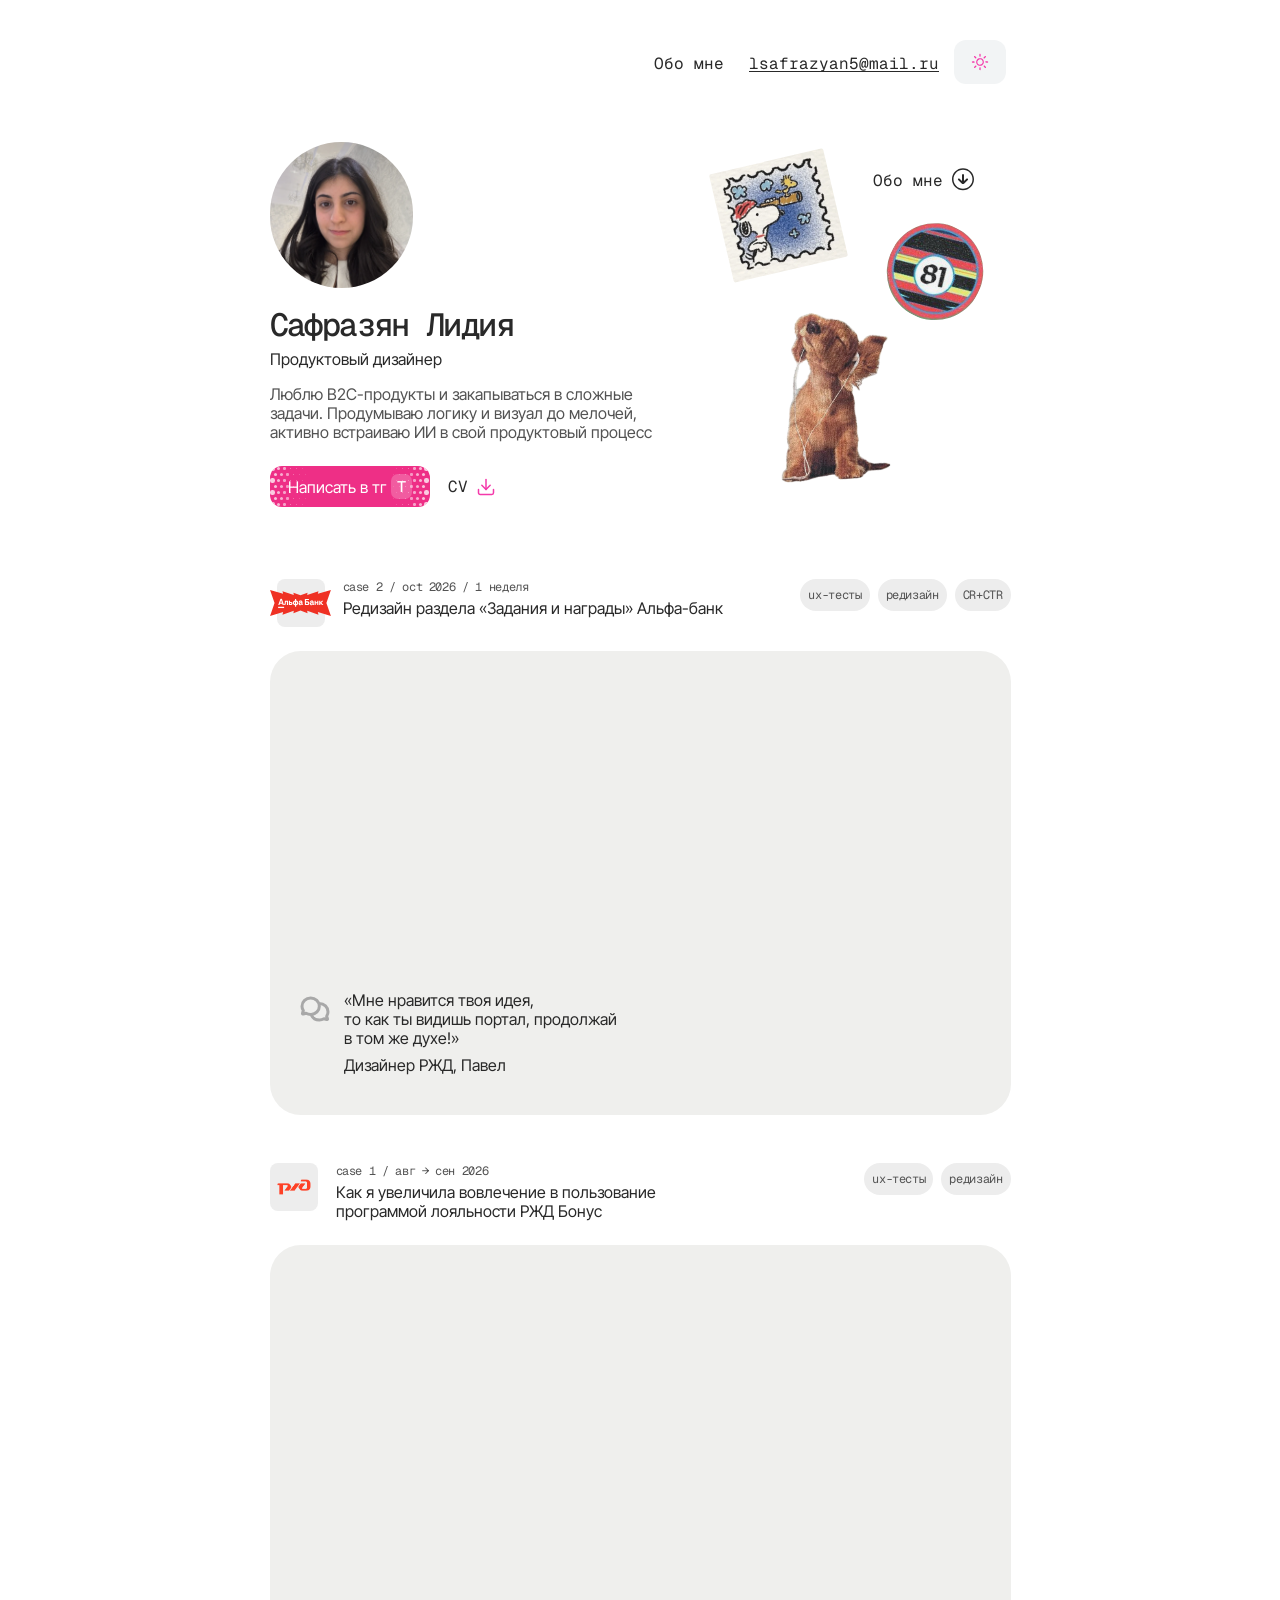
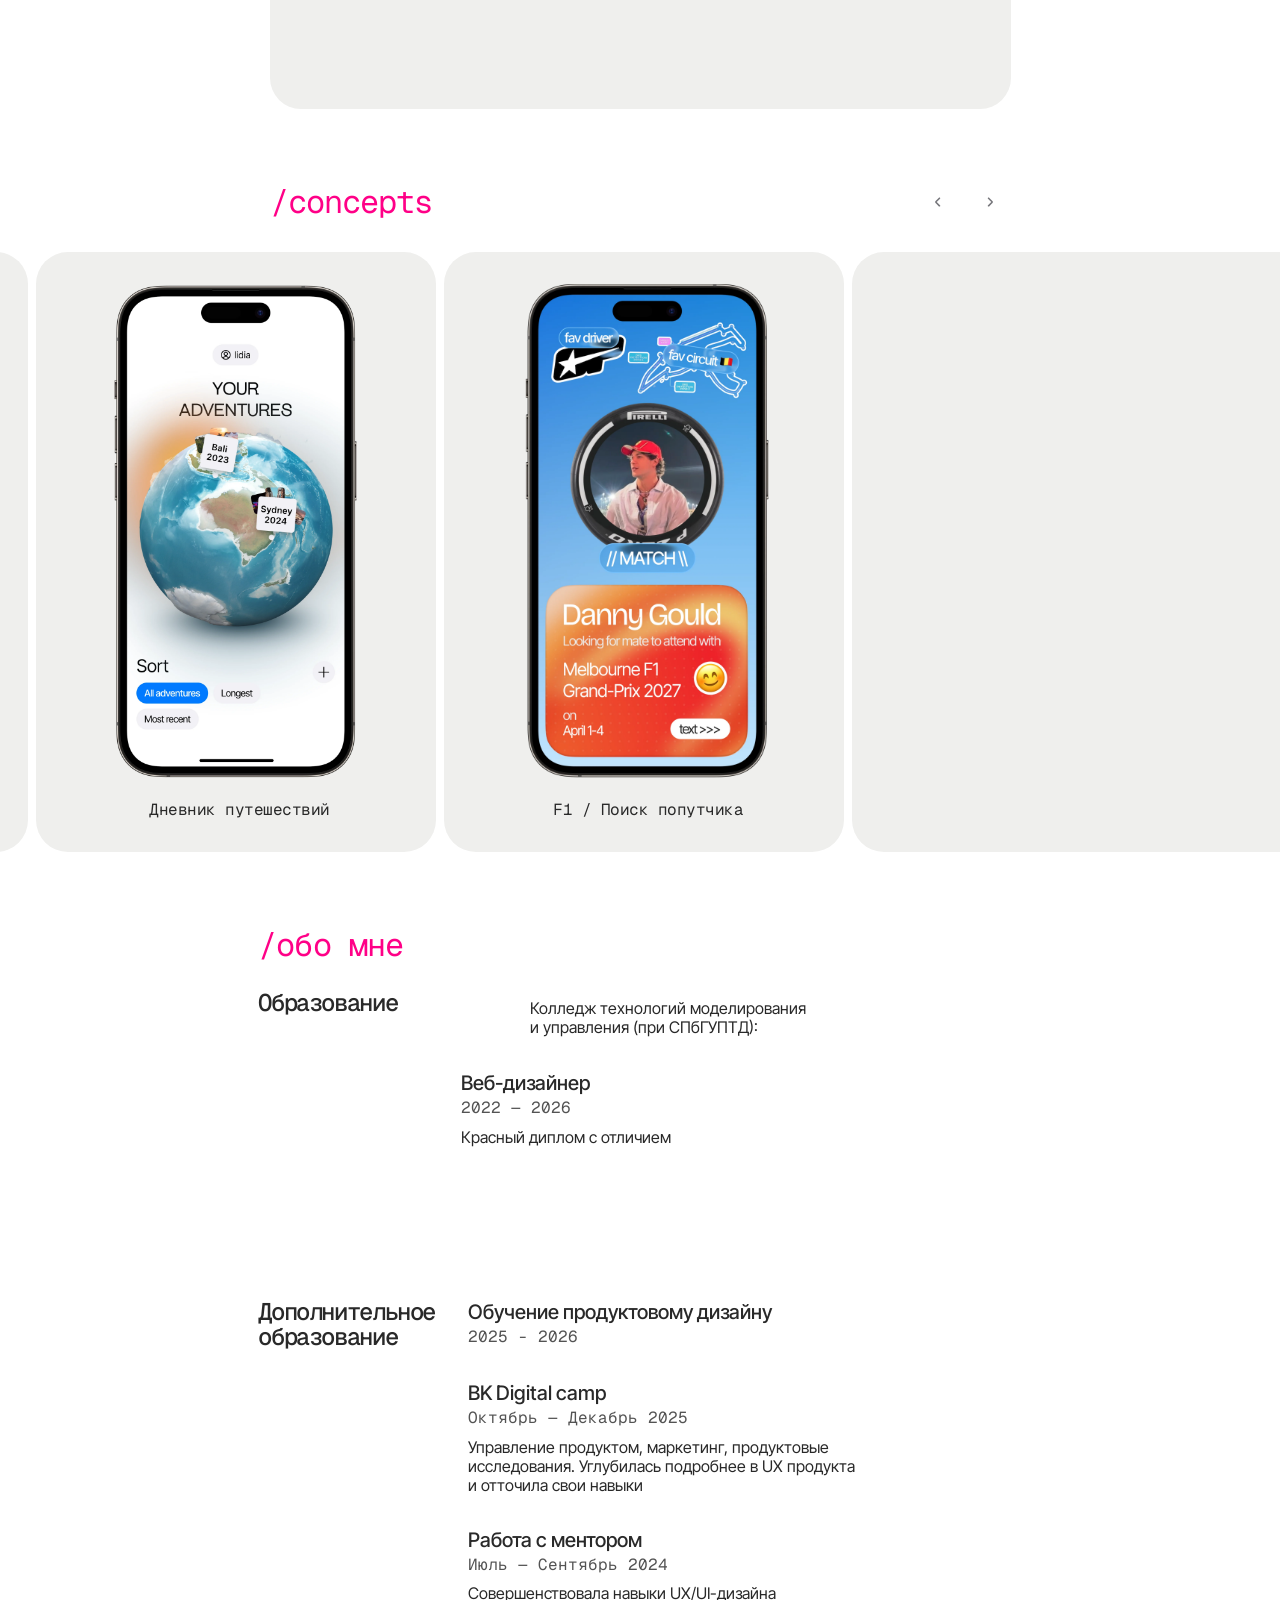
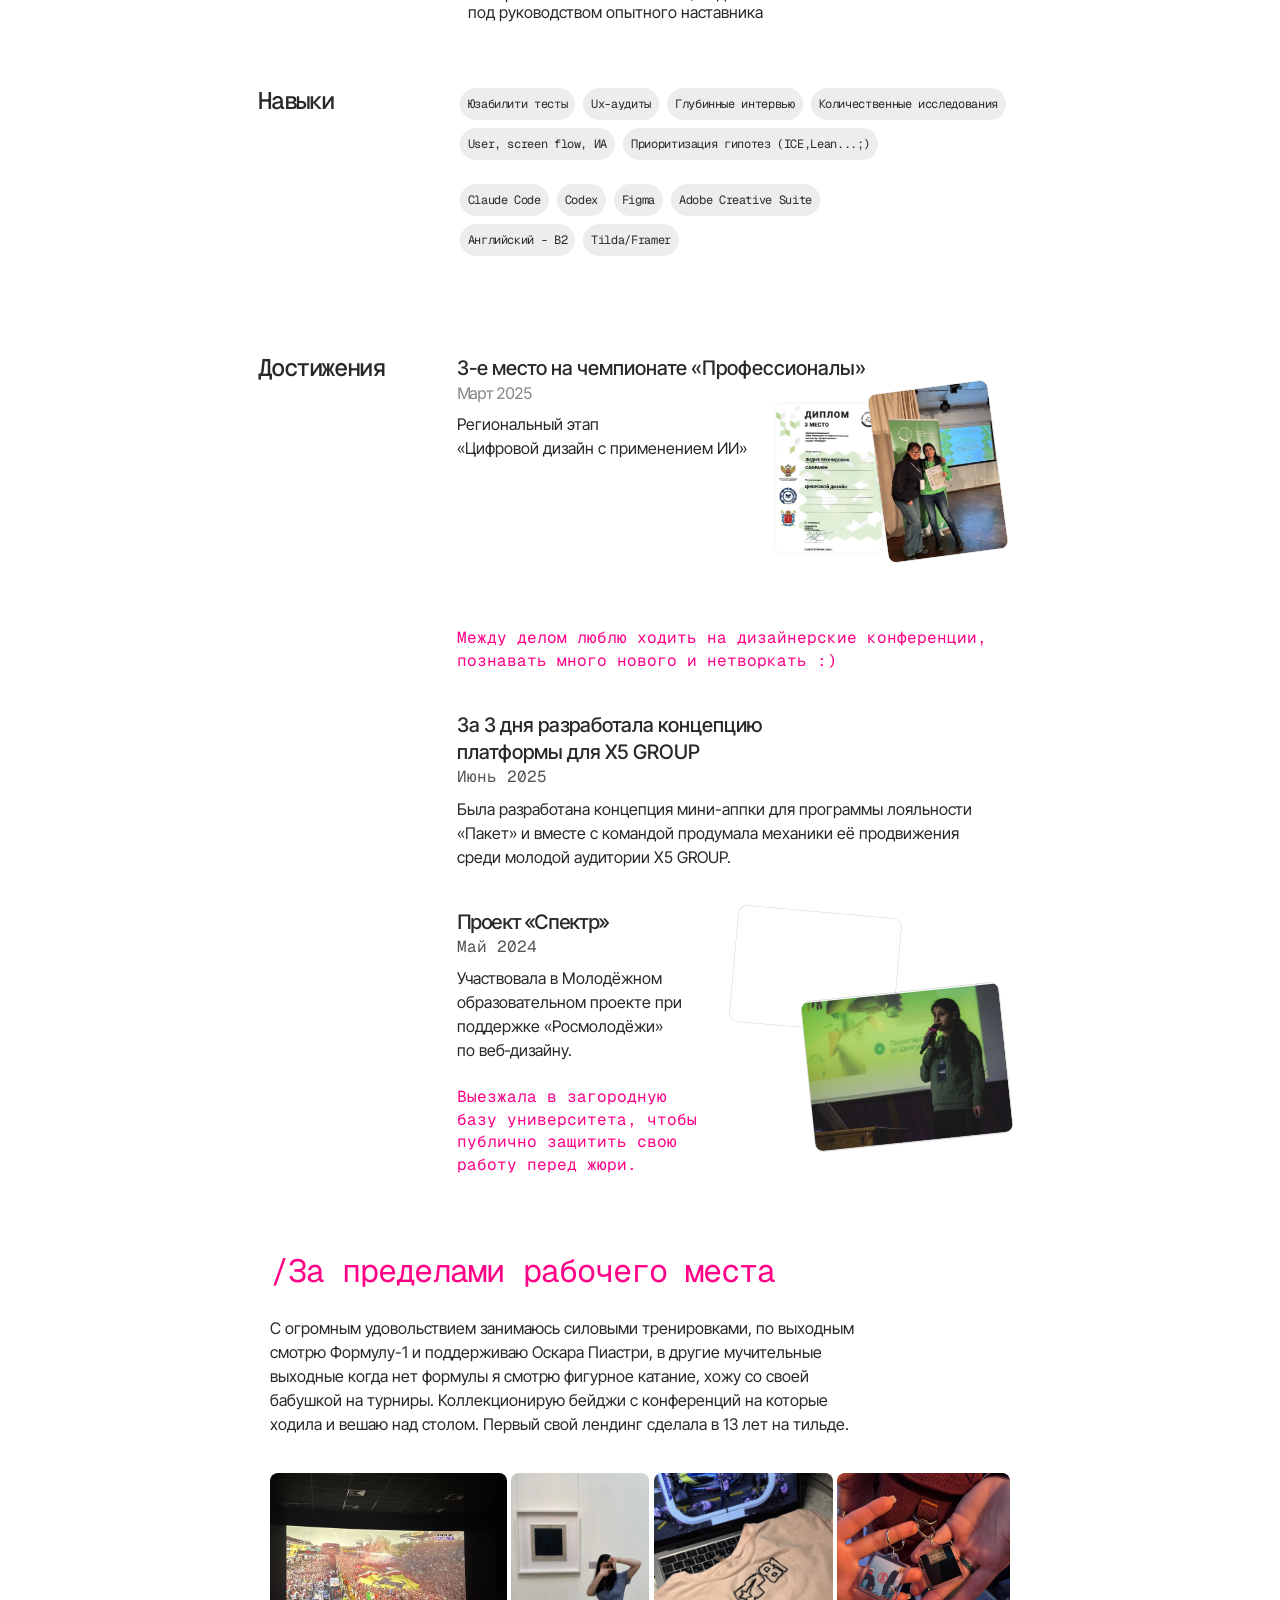
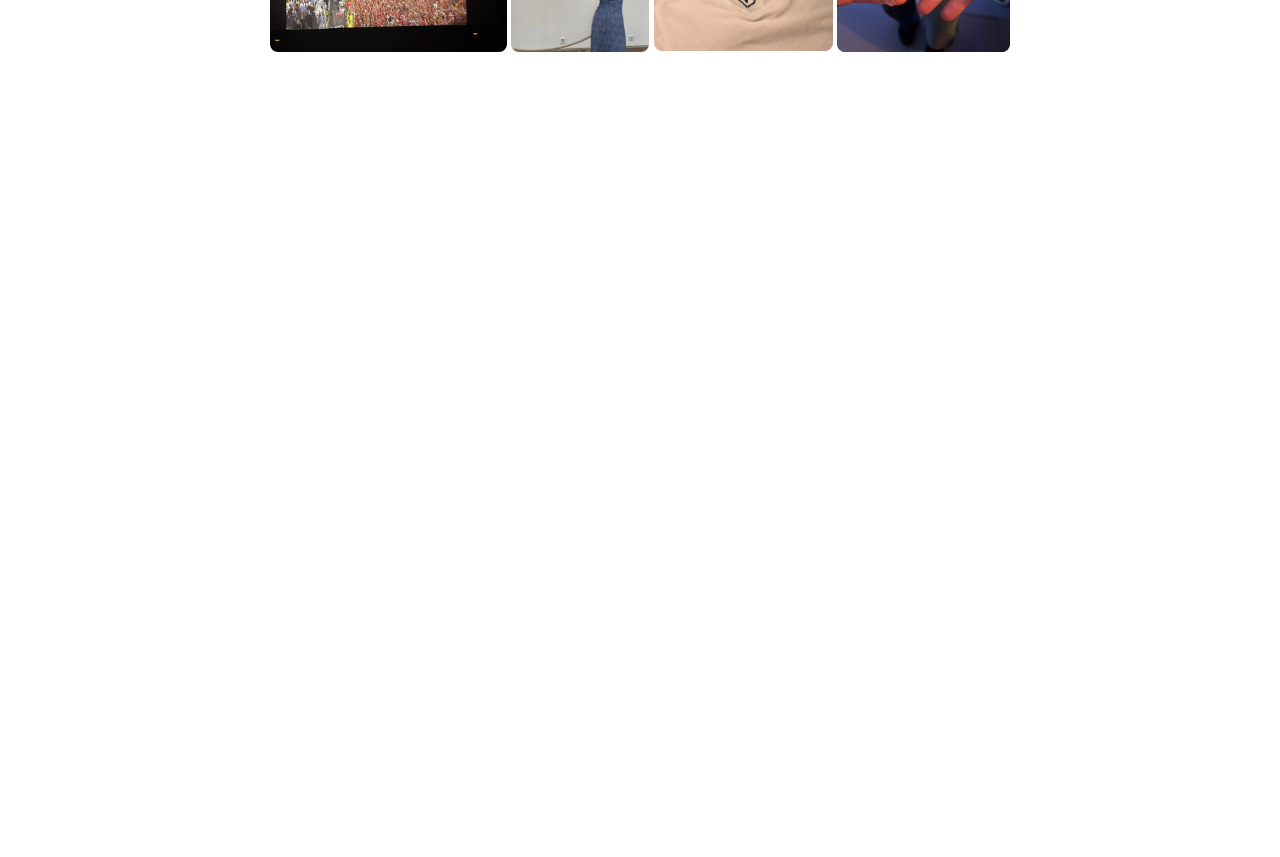
<file: index.html>
<!doctype html>
<html lang="ru">
<head>
  <meta charset="utf-8">
  <meta name="viewport" content="width=device-width, initial-scale=1">
  <title>Сафразян Лидия — продуктовый дизайнер</title>
  <meta name="twitter:title" content="Сафразян Лидия">
  <meta property="og:title" content="Сафразян Лидия">
  <meta name="description" content="Продуктовый дизайнер из Санкт-Петербурга. Кейсы и резюме.">
  <link rel="canonical" href="https://lsafrazyan6-svg.github.io/portfolio/">
  <meta property="og:type" content="website">
  <meta property="og:url" content="https://lsafrazyan6-svg.github.io/portfolio/">
  <meta property="og:locale" content="ru_RU">
  <meta property="og:description" content="Продуктовый дизайнер из Санкт-Петербурга. Кейсы и резюме.">
  <meta property="og:image" content="https://lsafrazyan6-svg.github.io/portfolio/assets/portfolio-home-preview-20261118.jpg">
  <meta property="og:image:type" content="image/jpeg">
  <meta property="og:image:width" content="1200">
  <meta property="og:image:height" content="900">
  <meta property="og:image:alt" content="Главная страница портфолио Лидии Сафразян">
  <meta name="twitter:card" content="summary_large_image">
  <meta name="twitter:description" content="Продуктовый дизайнер из Санкт-Петербурга. Кейсы и резюме.">
  <meta name="twitter:image" content="https://lsafrazyan6-svg.github.io/portfolio/assets/portfolio-home-preview-20261118.jpg">
  <meta name="twitter:image:alt" content="Главная страница портфолио Лидии Сафразян">
    <link rel="stylesheet" href="css/home-20261120.css?v=20261120-controls">
<link rel="stylesheet" href="css/home-controls.css?v=20261120-padding">
</head>
<body>
<main xmlns="http://www.w3.org/2000/svg" class="layout-1" data-node-id="178:4" id="top"><button class="layout-2 theme-toggle" data-node-id="182:35" type="button" id="theme-toggle" aria-label="Включить тёмную тему" aria-pressed="false"><span class="theme-icon" aria-hidden="true"><svg class="theme-glyph theme-sun" data-icon="sf:sun.max" aria-hidden="true" width="24" height="24" viewBox="0 0 640 640" fill="currentColor"><path fill-rule="evenodd" d="M311.31,579.47 C308.14,577.89 305.15,575.38 303.36,572.80 L300.50,568.67 L300.21,536.37 C299.94,506.04 300.04,503.84 301.86,500.29 C308.44,487.45 326.03,484.79 335.70,495.17 C340.70,500.53 341.00,502.77 341.00,535.35 C341.00,568.87 340.84,569.92 334.83,575.70 C327.91,582.35 319.72,583.66 311.31,579.47 Z M140.49,509.14 C129.76,504.26 125.20,491.25 130.57,480.86 C132.84,476.47 173.53,436.77 177.81,434.78 C184.52,431.64 194.38,432.92 200.01,437.66 C206.57,443.18 208.90,453.51 205.45,461.78 C203.34,466.84 163.91,506.57 158.50,509.09 C153.41,511.46 145.66,511.48 140.49,509.14 Z M482.50,509.58 C480.85,508.84 469.55,498.17 457.39,485.86 C436.47,464.71 435.21,463.22 434.05,458.30 C430.68,444.00 442.27,431.58 457.32,433.35 C459.97,433.67 463.57,434.81 465.32,435.90 C467.07,436.98 478.01,447.46 489.63,459.19 C509.87,479.61 510.80,480.72 511.86,485.72 C514.12,496.40 509.56,505.36 499.78,509.45 C495.25,511.34 486.57,511.40 482.50,509.58 Z M300.74,441.44 C274.75,437.40 252.93,426.01 232.93,406.05 C210.49,383.65 198.91,357.47 197.29,325.50 C195.95,298.95 204.62,269.45 219.91,248.50 C235.27,227.46 258.59,210.37 282.50,202.64 C305.98,195.05 334.68,195.06 358.87,202.68 C387.65,211.74 415.57,235.38 429.81,262.75 C449.93,301.43 448.04,348.31 424.84,385.69 C418.31,396.23 402.57,412.68 391.50,420.57 C365.75,438.90 332.92,446.45 300.74,441.44 Z M342.57,403.15 C358.98,398.88 371.36,391.62 382.90,379.47 C399.27,362.24 407.00,343.16 407.00,320.00 C407.00,296.70 398.36,275.81 381.82,259.12 C368.74,245.92 353.16,237.95 334.56,234.95 C325.23,233.44 306.81,234.21 298.56,236.46 C269.42,244.38 248.07,264.47 237.84,293.58 C235.13,301.28 234.63,304.26 234.21,315.38 C233.46,335.19 236.67,348.42 246.08,364.24 C250.68,371.99 261.74,384.17 269.04,389.53 C278.72,396.64 295.32,403.30 308.50,405.36 C315.45,406.44 334.67,405.20 342.57,403.15 Z M74.34,340.04 C62.75,337.28 55.86,325.67 58.96,314.15 C60.45,308.61 67.04,301.90 72.62,300.23 C77.95,298.64 130.21,298.52 136.44,300.09 C141.81,301.44 147.44,305.98 150.03,311.06 C153.93,318.70 151.69,329.72 145.09,335.27 C139.06,340.35 134.29,341.01 104.57,340.90 C89.68,340.84 76.08,340.46 74.34,340.04 Z M503.22,339.11 C494.10,335.96 489.00,329.14 489.00,320.10 C489.00,313.74 490.06,311.04 494.50,306.13 C500.51,299.48 503.27,299.00 535.24,299.00 C553.17,299.00 564.77,299.42 567.75,300.17 C576.10,302.27 583.02,311.55 582.99,320.62 C582.98,325.01 578.62,333.42 575.04,335.97 C568.73,340.47 564.49,341.00 535.59,340.97 C512.02,340.94 507.81,340.70 503.22,339.11 Z M177.50,205.08 C172.49,202.74 131.56,161.76 129.98,157.50 C128.53,153.63 128.54,145.34 129.99,141.50 C133.92,131.12 148.71,125.69 158.79,130.93 C163.36,133.31 203.19,173.28 205.40,177.70 C207.55,182.00 207.40,190.53 205.09,195.62 C200.74,205.20 187.47,209.75 177.50,205.08 Z M446.00,205.41 C436.75,201.41 431.75,191.50 434.04,181.70 C435.18,176.78 436.40,175.34 456.87,154.67 C468.77,142.67 480.17,131.98 482.21,130.92 C486.67,128.61 495.27,128.37 500.13,130.42 C503.63,131.90 509.03,137.03 510.75,140.50 C512.81,144.67 513.12,150.09 511.59,155.30 C510.19,160.06 508.22,162.34 488.28,182.21 C474.22,196.23 465.18,204.47 462.78,205.46 C458.10,207.40 450.55,207.38 446.00,205.41 Z M312.50,149.62 C306.68,146.88 303.70,143.93 301.55,138.77 C300.26,135.70 300.00,129.79 300.00,104.19 C300.00,73.80 300.04,73.25 302.33,68.91 C303.61,66.48 306.57,63.15 308.91,61.50 C312.71,58.83 313.97,58.50 320.50,58.50 C327.03,58.50 328.29,58.83 332.09,61.50 C334.43,63.15 337.41,66.52 338.71,68.98 C341.08,73.46 341.08,73.47 340.79,105.65 L340.50,137.83 L337.49,142.17 C334.11,147.05 325.57,152.01 320.57,151.99 C318.88,151.98 315.25,150.92 312.50,149.62 Z"></path></svg><svg class="theme-glyph theme-moon" data-icon="sf:moon" data-source="SF-Pro-Regular" aria-hidden="true" width="24" height="24" viewBox="0 0 24 24" fill="currentColor"><path transform="translate(0.953780 26.598318) scale(0.021126 -0.021126)" d="M543 265Q421 265 320.0 324.5Q219 384 159.5 484.5Q100 585 100 707Q100 796 133.0 875.0Q166 954 225.5 1015.5Q285 1077 366 1112Q390 1123 404.5 1110.0Q419 1097 409 1070Q399 1044 392.0 1006.5Q385 969 385 936Q385 748 488.0 644.5Q591 541 779 541Q810 541 845.0 546.5Q880 552 904 560Q926 567 939.0 553.0Q952 539 940 515Q890 411 785.0 338.0Q680 265 543 265Z"></path></svg></span></button><a class="layout-4" data-node-id="189:397" href="#about">Обо мне</a><div class="layout-5" data-node-id="183:45"><a class="layout-6" href="mailto:lsafrazyan5@mail.ru" data-node-id="183:41" target="_blank"><p class="layout-7">lsafrazyan5@mail.ru</p></a></div><div class="layout-8 home-photo" data-node-id="189:491"><img alt="Диплом чемпионата «Профессионалы»" class="layout-9" src="assets/home-20261120/img34Dc73B6F96.webp" decoding="async" data-home-zoom=""></div><div class="layout-10 home-photo" data-node-id="189:492"><div class="layout-11"><div class="layout-12"><img alt="Награждение на чемпионате" class="layout-9" src="assets/home-20261120/imgA284324Eae.webp" decoding="async" data-home-zoom=""></div></div></div><div class="layout-13 home-photo" data-node-id="189:566"><div class="layout-14"><div class="layout-15"><img alt="Сертификат проекта «Спектр»" class="layout-9" src="assets/home-20261120/imgWebDesign20247C5E675C24.webp" decoding="async" data-home-zoom=""></div></div></div><div class="layout-16 home-photo" data-node-id="189:567"><div class="layout-17"><div class="layout-18"><div class="layout-19"><img alt="Защита проекта на сцене" class="layout-20" src="assets/home-20261120/imgCe5Dfddb26.webp" decoding="async" data-home-zoom=""></div></div></div></div><div class="layout-21" data-node-id="194:787"><div class="layout-22" data-node-id="194:786"><div class="layout-22" data-node-id="194:779"><section class="layout-23" data-node-id="194:775" aria-label="Знакомство и кейсы"><div class="layout-24 home-hero" data-node-id="194:774"><div class="layout-25" data-node-id="194:768"><div class="layout-26" data-node-id="194:765"><div class="layout-27" data-node-id="194:764"><div class="layout-28" data-node-id="185:192"><img alt="Лидия Сафразян" class="layout-29" src="assets/home-20261120/avatar-no-lamp.webp" decoding="async"></div><div class="layout-30" data-node-id="194:763"><h1 class="layout-31" data-node-id="182:38">Сафразян Лидия</h1><p class="layout-32" data-node-id="182:39">Продуктовый дизайнер</p></div></div><p class="layout-33" data-node-id="183:40">Люблю B2C-продукты и закапываться в сложные задачи. Продумываю логику и визуал до мелочей, активно встраиваю ИИ в свой продуктовый процесс</p></div><div class="layout-34" data-node-id="194:767"><a class="write tg-fx home-write home-telegram" data-node-id="182:32" href="https://t.me/sellywood" target="_blank" rel="noopener noreferrer" aria-label="Написать в Telegram"><span>Написать в тг</span><span class="keys" aria-hidden="true"><i class="key">T</i></span></a><a class="layout-38 home-cv resume-link--download" data-node-id="194:766" href="assets/lidia-safrazyan-resume.pdf" download="Лидия Сафразян — резюме.pdf" aria-label="Скачать резюме"><p class="layout-39" data-node-id="182:37">CV</p><span class="home-download" data-node-id="183:43" aria-hidden="true"><svg class="resume-download-icon" width="20" height="20" viewBox="0 0 24 24" fill="none" stroke="currentColor" stroke-width="1.8" stroke-linecap="round" stroke-linejoin="round" aria-hidden="true"><g class="resume-download-arrow"><path d="M12 3v12"></path><path d="m7 10 5 5 5-5"></path></g><path class="resume-download-tray" d="M21 15v4a2 2 0 0 1-2 2H5a2 2 0 0 1-2-2v-4"></path></svg></span></a></div></div><div class="layout-42 home-collage" data-node-id="194:772"><div class="layout-43 home-art" data-node-id="194:754"><div class="layout-44" data-node-id="194:757"><div class="layout-36"><img alt="Собака" class="layout-45" src="assets/home-20261120/img1.webp" decoding="async" data-home-zoom="" data-full="assets/home-20261120/dog-full.webp"></div></div></div><div class="layout-46 home-art" data-node-id="187:12"><div class="layout-47"><div class="layout-48"><img alt="Значок Формулы-1" class="layout-49" src="assets/home-20261120/imgImage95.webp" decoding="async" data-home-zoom="" data-full="assets/home-20261120/f1-full.webp"></div></div></div><div class="layout-50 home-art" data-node-id="187:10"><div class="layout-51"><div class="layout-52"><div class="layout-53"><img alt="Бейдж конференции" class="layout-54" src="assets/home-20261120/imgImage94.webp" decoding="async" data-home-zoom="" data-full="assets/home-20261120/badge-full.webp"></div></div></div></div><a class="layout-55" data-node-id="194:773" href="#about" aria-label="Обо мне"><span class="layout-56" data-node-id="189:398">Обо мне</span><div class="layout-57" data-node-id="189:403"><div class="layout-58"><div class="layout-59"><img alt="" class="layout-60" src="assets/home-20261120/imgArrowUpCircle.svg" decoding="async"></div></div></div></a></div></div><div class="layout-61" data-node-id="188:182"><a class="layout-62" data-node-id="188:180" href="case/alfa-bank.html" aria-label="Кейс: Альфа-Банк"><div class="layout-63" data-node-id="188:173"><div class="layout-64" data-node-id="188:171"><div class="layout-42" data-node-id="188:170"><div class="layout-65" data-node-id="187:124"></div><div class="layout-66" data-node-id="187:151"><img alt="Альфа-Банк" class="layout-60" src="assets/home-20261120/imgAlfaFullRockstarL1.svg" decoding="async"></div></div><div class="layout-67" data-node-id="188:169"><p class="layout-68" data-node-id="187:119">case 2 / oct 2026 / 1 неделя</p><p class="layout-69" data-node-id="187:118">Редизайн раздела «Задания и награды» Альфа-банк</p></div></div><div class="layout-38" data-node-id="188:172"><div class="layout-70" data-node-id="187:120"><p class="layout-71" data-node-id="187:121">ux-тесты</p></div><div class="layout-70" data-node-id="187:122"><p class="layout-71" data-node-id="187:123">редизайн</p></div><div class="layout-70" data-node-id="187:164"><p class="layout-71" data-node-id="187:165">CR+CTR</p></div></div></div><div class="layout-72" data-node-id="187:126"><div class="layout-73" data-node-id="187:103"><div class="layout-74" data-node-id="187:104"><div class="layout-75" data-node-id="187:105"><img alt="" class="layout-60" src="assets/home-20261120/imgSparklingLine.svg" decoding="async"></div><p class="layout-76" data-node-id="187:107">«Мне нравится твоя идея,<br>то как ты видишь портал, продолжай<br>в том же духе!»</p></div><div class="layout-77" data-node-id="187:108"><p class="layout-78" data-node-id="187:109">Дизайнер РЖД, Павел</p></div></div></div></a><a class="layout-79" data-node-id="188:179" href="case/rzd-bonus.html" aria-label="Кейс: РЖД Бонус"><div class="layout-63" data-node-id="188:177"><div class="layout-80" data-node-id="188:175"><div class="layout-81" data-node-id="183:51"><div class="layout-82" data-node-id="186:202"><img alt="РЖД" class="layout-83" src="assets/home-20261120/imgImage96.webp" decoding="async"></div></div><div class="layout-84" data-node-id="188:174"><p class="layout-68" data-node-id="186:250">case 1 / авг → сен 2026</p><p class="layout-69" data-node-id="186:249">Как я увеличила вовлечение в пользование программой лояльности РЖД Бонус</p></div></div><div class="layout-38" data-node-id="188:176"><div class="layout-70" data-node-id="187:9"><p class="layout-71" data-node-id="187:8">ux-тесты</p></div><div class="layout-70" data-node-id="187:14"><p class="layout-71" data-node-id="187:15">редизайн</p></div></div></div><div class="layout-85" data-node-id="187:7"></div></a></div></section><section class="layout-86" data-node-id="194:778" aria-label="Концепты"><div class="layout-87" data-node-id="194:777"><h2 class="layout-88" data-node-id="188:184">/concepts</h2><div class="layout-89" data-node-id="194:776"><button class="layout-90 concept-arrow" data-node-id="189:362" type="button" data-direction="-1" aria-label="Предыдущий концепт"><div class="layout-91" data-node-id="I189:362;6178:8903"><img alt="" class="layout-60" src="assets/home-20261120/imgChevronBack.svg" decoding="async"></div></button><button class="layout-90 concept-arrow" data-node-id="189:372" type="button" data-direction="1" aria-label="Следующий концепт"><div class="layout-91" data-node-id="I189:372;6178:8907"><img alt="" class="layout-60" src="assets/home-20261120/imgChevronForward.svg" decoding="async"></div></button></div></div><div class="layout-92" data-node-id="188:187" id="concept-track" aria-label="Концепты"><div class="layout-93" data-node-id="188:185"><div class="layout-94" data-node-id="194:807"><div class="layout-36"><img alt="Платформа для поиска работы" class="layout-95" src="assets/home-20261120/img3.webp" decoding="async"></div></div><p class="layout-96" data-node-id="194:809">Платформа для поиска работы</p></div><div class="layout-97" data-node-id="188:188"><div class="layout-98" data-node-id="189:387"><div class="layout-36"><img alt="Дневник путешествий" class="layout-99" src="assets/home-20261120/imgPreview41.webp" decoding="async"></div></div><p class="layout-100" data-node-id="189:389">Дневник путешествий</p></div><div class="layout-97" data-node-id="188:190"><div class="layout-101" data-node-id="189:391"><div class="layout-36"><img alt="F1 — поиск попутчика" class="layout-102" src="assets/home-20261120/imgPreview61.webp" decoding="async"></div></div><p class="layout-103" data-node-id="189:393">F1 / Поиск попутчика</p></div><div class="layout-104" data-node-id="188:186"></div></div></section></div><section class="layout-105" data-node-id="194:785" aria-label="Обо мне"><h2 class="layout-106" data-node-id="189:405" id="about">/обо мне</h2><div class="layout-107" data-node-id="194:784"><div class="layout-108" data-node-id="194:783"><h3 class="layout-109" data-node-id="189:570">Образование</h3><div class="layout-110" data-node-id="189:571"><div class="layout-111" data-node-id="189:575"><div class="layout-112" data-node-id="194:780"><div class="layout-113" data-node-id="189:572"><div class="layout-114" data-node-id="189:573"><div class="layout-36"><img alt="Логотип колледжа" class="layout-115" src="assets/home-20261120/imgImage1.webp" decoding="async"></div></div><p class="layout-116" data-node-id="189:574">Колледж технологий моделирования<br>и управления (при СПбГУПТД):</p></div><div class="layout-117" data-node-id="189:603"><div class="layout-118" data-node-id="189:576"><div class="layout-110" data-node-id="189:577"><p class="layout-119" data-node-id="189:578">Веб-дизайнер</p><div class="layout-110" data-node-id="189:579"><p class="layout-120" data-node-id="189:580">2022 — 2026</p></div></div><p class="layout-116" data-node-id="189:581">Красный диплом с отличием</p></div><div class="layout-121 home-photo" data-node-id="189:582"><div class="layout-122"><div class="layout-123"><div class="layout-19"><img alt="Выпускной" class="layout-124" src="assets/home-20261120/imgImg47651.webp" decoding="async" data-home-zoom=""></div></div></div></div></div></div></div></div></div><div class="layout-125" data-node-id="189:501"><div class="layout-110" data-node-id="189:502"><h3 class="layout-126" data-node-id="189:503">Дополнительное образование</h3></div><div class="layout-127" data-node-id="189:504"><div class="layout-128" data-node-id="189:505"><div class="layout-128" data-node-id="189:506"><div class="layout-110" data-node-id="189:507"><p class="layout-119" data-node-id="189:508">Обучение продуктовому дизайну</p><div class="layout-110" data-node-id="189:509"><p class="layout-120" data-node-id="189:510">2025 - 2026</p></div></div></div></div><div class="layout-128" data-node-id="189:512"><div class="layout-129" data-node-id="189:513"><div class="layout-110" data-node-id="189:514"><p class="layout-119" data-node-id="189:515">BK Digital camp</p><div class="layout-110" data-node-id="189:516"><p class="layout-120" data-node-id="189:517">Октябрь — Декабрь 2025</p></div></div><p class="layout-130" data-node-id="189:518">Управление продуктом, маркетинг, продуктовые исследования. Углубилась подробнее в UX продукта<br>и отточила свои навыки</p></div></div><div class="layout-128" data-node-id="189:519"><div class="layout-129" data-node-id="189:520"><div class="layout-110" data-node-id="189:521"><p class="layout-119" data-node-id="189:522">Работа с ментором</p><div class="layout-110" data-node-id="189:523"><p class="layout-120" data-node-id="189:524">Июль — Сентябрь 2024</p></div></div><p class="layout-131" data-node-id="189:525">Совершенствовала навыки UX/UI-дизайна под руководством опытного наставника</p></div></div></div></div><div class="layout-132" data-node-id="189:526"><div class="layout-110" data-node-id="189:527"><h3 class="layout-133" data-node-id="189:528">Навыки</h3></div><div class="layout-134" data-node-id="189:642"><div class="layout-110" data-node-id="189:623"><div class="layout-118" data-node-id="189:624"><div class="layout-38" data-node-id="189:625"><div class="layout-70" data-node-id="189:628"><p class="layout-135" data-node-id="189:629">Юзабилити тесты</p></div><div class="layout-70" data-node-id="189:626"><p class="layout-135" data-node-id="189:627">Ux-аудиты</p></div><div class="layout-70" data-node-id="189:630"><p class="layout-135" data-node-id="189:631">Глубинные интервью</p></div><div class="layout-70" data-node-id="189:632"><p class="layout-135" data-node-id="189:633">Количественные исследования</p></div></div><div class="layout-136" data-node-id="189:634"><div class="layout-70" data-node-id="189:635"><p class="layout-135" data-node-id="189:636">User, screen flow, ИА</p></div><div class="layout-70" data-node-id="189:637"><p class="layout-135" data-node-id="189:638">Приоритизация гипотез (ICE,Lean...;)</p></div></div></div></div><div class="layout-118" data-node-id="189:529"><div class="layout-118" data-node-id="189:608"><div class="layout-38" data-node-id="189:621"><div class="layout-70" data-node-id="189:609"><p class="layout-135" data-node-id="189:610">Claude Code</p></div><div class="layout-70" data-node-id="189:611"><p class="layout-135" data-node-id="189:612">Codex</p></div><div class="layout-70" data-node-id="189:613"><p class="layout-135" data-node-id="189:614">Figma</p></div><div class="layout-70" data-node-id="189:615"><p class="layout-135" data-node-id="189:616">Adobe Creative Suite</p></div></div><div class="layout-136" data-node-id="189:622"><div class="layout-70" data-node-id="189:619"><p class="layout-135" data-node-id="189:620">Английский - B2</p></div><div class="layout-70" data-node-id="189:617"><p class="layout-135" data-node-id="189:618">Tilda/Framer</p></div></div></div><div class="layout-137" data-node-id="189:533"></div></div></div></div><div class="layout-138" data-node-id="189:541"><div class="layout-110" data-node-id="189:542"><h3 class="layout-109" data-node-id="189:543">Достижения</h3></div><div class="layout-139" data-node-id="189:544"><div class="layout-140" data-node-id="189:545"><div class="layout-141" data-node-id="189:683"><div class="layout-128" data-node-id="189:546"><div class="layout-129" data-node-id="189:547"><div class="layout-110" data-node-id="189:548"><p class="layout-119" data-node-id="189:549">3-е место на чемпионате «Профессионалы»</p><div class="layout-110" data-node-id="189:550"><p class="layout-142" data-node-id="189:551">Март 2025</p></div></div><p class="layout-143" data-node-id="189:552">Региональный этап<br>«Цифровой дизайн с применением ИИ»</p></div></div><p class="layout-144" data-node-id="189:553">Между делом люблю ходить на дизайнерские конференции,<br>познавать много нового и нетворкать :)</p></div><div class="layout-140" data-node-id="189:697"><div class="layout-129" data-node-id="189:554"><div class="layout-110" data-node-id="189:555"><p class="layout-145" data-node-id="189:556">За 3 дня разработала концепцию платформы для X5 GROUP</p><div class="layout-110" data-node-id="189:557"><p class="layout-120" data-node-id="189:558">Июнь 2025</p></div></div><p class="layout-146" data-node-id="189:559">Была разработана концепция мини-аппки для программы лояльности «Пакет» и вместе с командой продумала механики её продвижения среди молодой аудитории X5 GROUP.</p></div><div class="layout-147" data-node-id="189:560"><div class="layout-129" data-node-id="189:696"><div class="layout-110" data-node-id="189:561"><p class="layout-148" data-node-id="189:562">Проект «Спектр»</p><div class="layout-110" data-node-id="189:563"><p class="layout-120" data-node-id="189:564">Май 2024</p></div></div><p class="layout-149" data-node-id="189:565">Участвовала в Молодёжном образовательном проекте при поддержке «Росмолодёжи»<br>по веб‑дизайну.</p></div><p class="layout-150" data-node-id="189:694">Выезжала в загородную базу университета, чтобы публично защитить свою работу перед жюри.</p></div></div></div></div></div></div></section></div><section class="layout-151" data-node-id="191:744" aria-label="За пределами рабочего места"><div class="layout-152" data-node-id="191:743"><h2 class="layout-153" data-node-id="189:711">/За пределами рабочего места</h2><p class="layout-154" data-node-id="189:712">С огромным удовольствием занимаюсь силовыми тренировками, по выходным смотрю Формулу-1 и поддерживаю Оскара Пиастри, в другие мучительные выходные когда нет формулы я смотрю фигурное катание, хожу со своей бабушкой на турниры. Коллекционирую бейджи с конференций на которые ходила и вешаю над столом. Первый свой лендинг сделала в 13 лет на тильде.</p></div><div class="layout-42" data-node-id="191:740" aria-label="Фотографии из жизни"><div class="layout-155" data-node-id="189:728"><div class="layout-19"><img alt="Фигурное катание" class="layout-156" src="assets/home-20261120/imgImg43901.webp" decoding="async" data-home-zoom=""></div></div><div class="layout-157" data-node-id="189:729"><div class="layout-19"><img alt="Тренировка" class="layout-158" src="assets/home-20261120/imgImg45931.webp" decoding="async" data-home-zoom=""></div></div><div class="layout-159" data-node-id="189:730"><img alt="Бейджи конференций" class="layout-9" src="assets/home-20261120/imgImg46491.webp" decoding="async" data-home-zoom=""></div><div class="layout-160" data-node-id="189:731"><img alt="На конференции" class="layout-9" src="assets/home-20261120/imgImg47481.webp" decoding="async" data-home-zoom=""></div><div class="layout-161" data-node-id="189:732"><div class="layout-19"><img alt="Фотография у зеркала" class="layout-162" src="assets/home-20261120/imgImg03491.webp" decoding="async" data-home-zoom=""></div></div><div class="layout-163" data-node-id="189:733"><div class="layout-19"><img alt="Формула-1" class="layout-164" src="assets/home-20261120/imgImg27611.webp" decoding="async" data-home-zoom=""></div></div><div class="layout-165" data-node-id="191:735"><div class="layout-19"><img alt="Турнир по фигурному катанию" class="layout-166" src="assets/home-20261120/imgImg44351.webp" decoding="async" data-home-zoom=""></div></div><div class="layout-167" data-node-id="191:736"><div class="layout-168"><img alt="Домашняя мастерская" class="layout-169" src="assets/home-20261120/imgCamphoto18049285871.webp" decoding="async" data-home-zoom=""></div></div><div class="layout-170" data-node-id="191:737"><div class="layout-19"><img alt="Домашняя мастерская" class="layout-169" src="assets/home-20261120/imgCamphoto18049285871.webp" decoding="async" data-home-zoom=""></div></div></div></section></div></main>
<script src="js/home.js?v=20261120-controls"></script>
<script src="js/tg-button.js?v=20261120"></script>
<script src="js/home-lightbox.js?v=20261120-no-caption"></script>
</body>
</html>
</file>
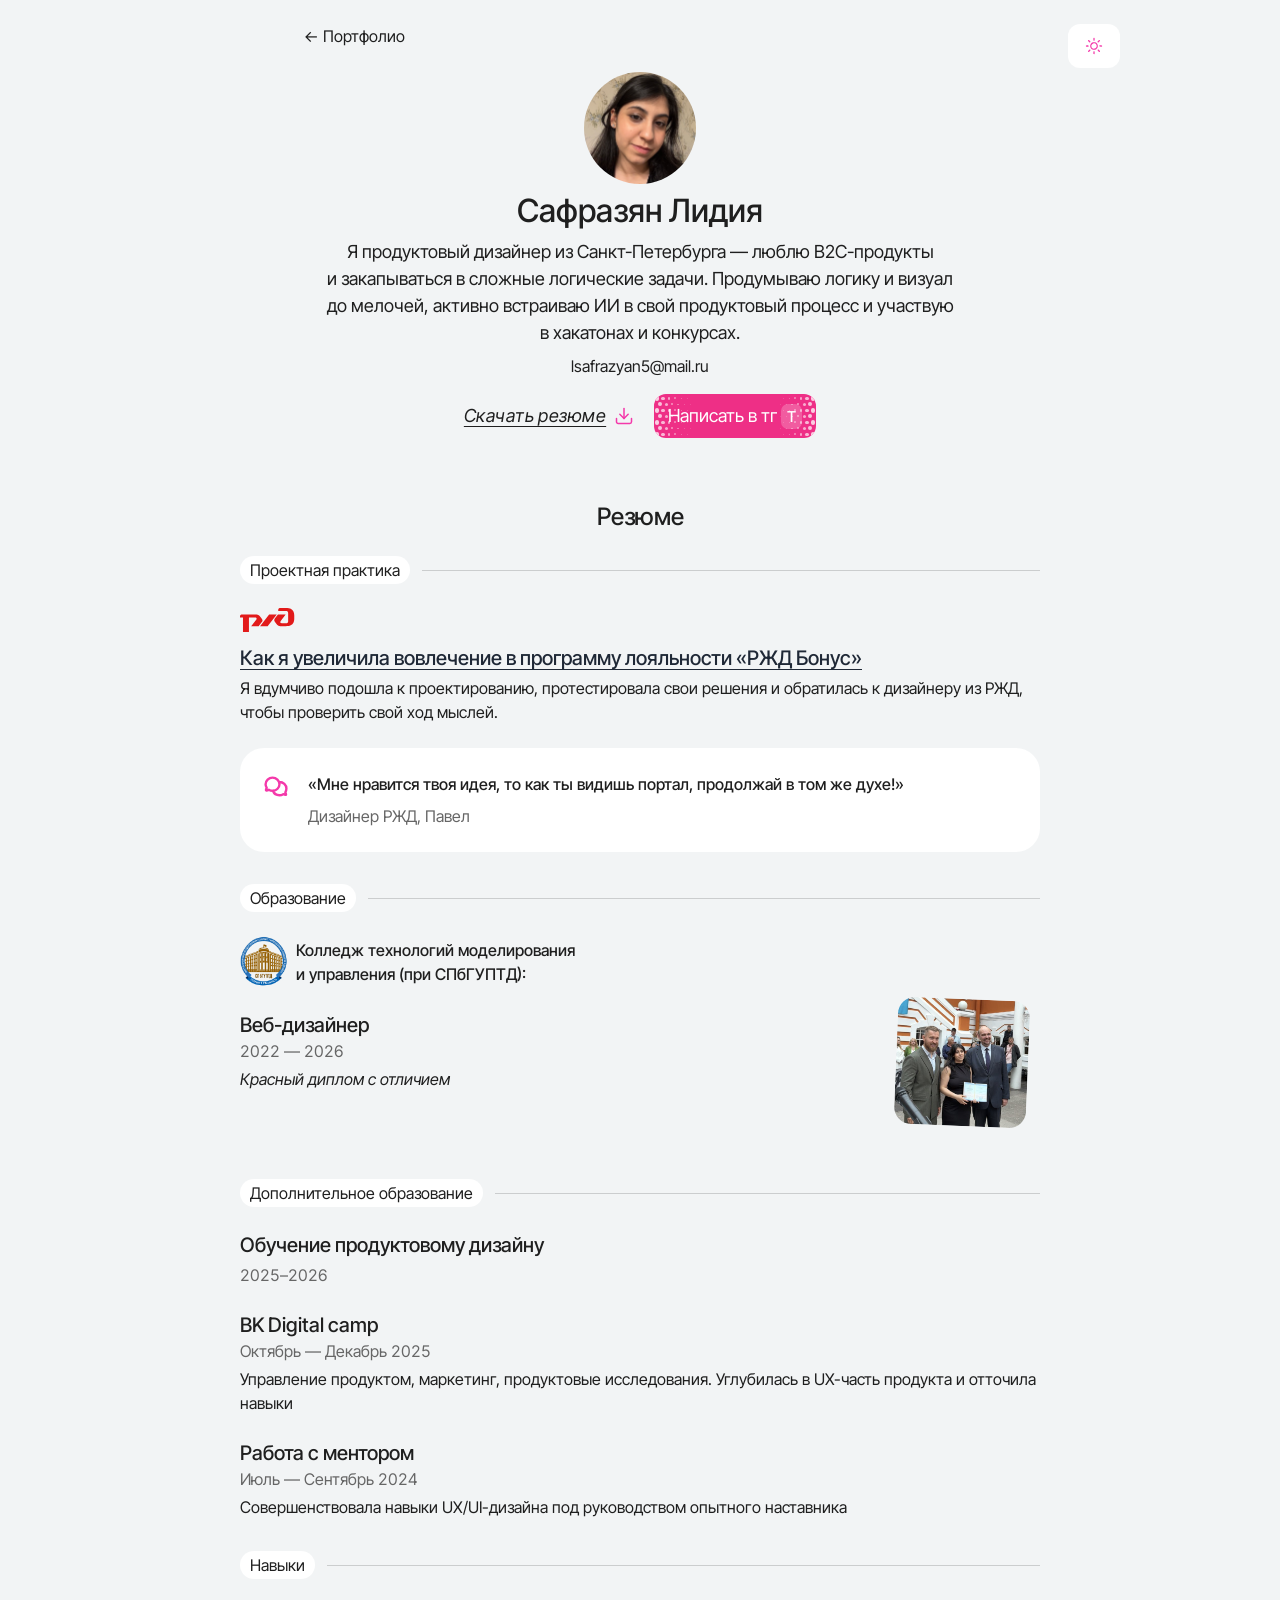
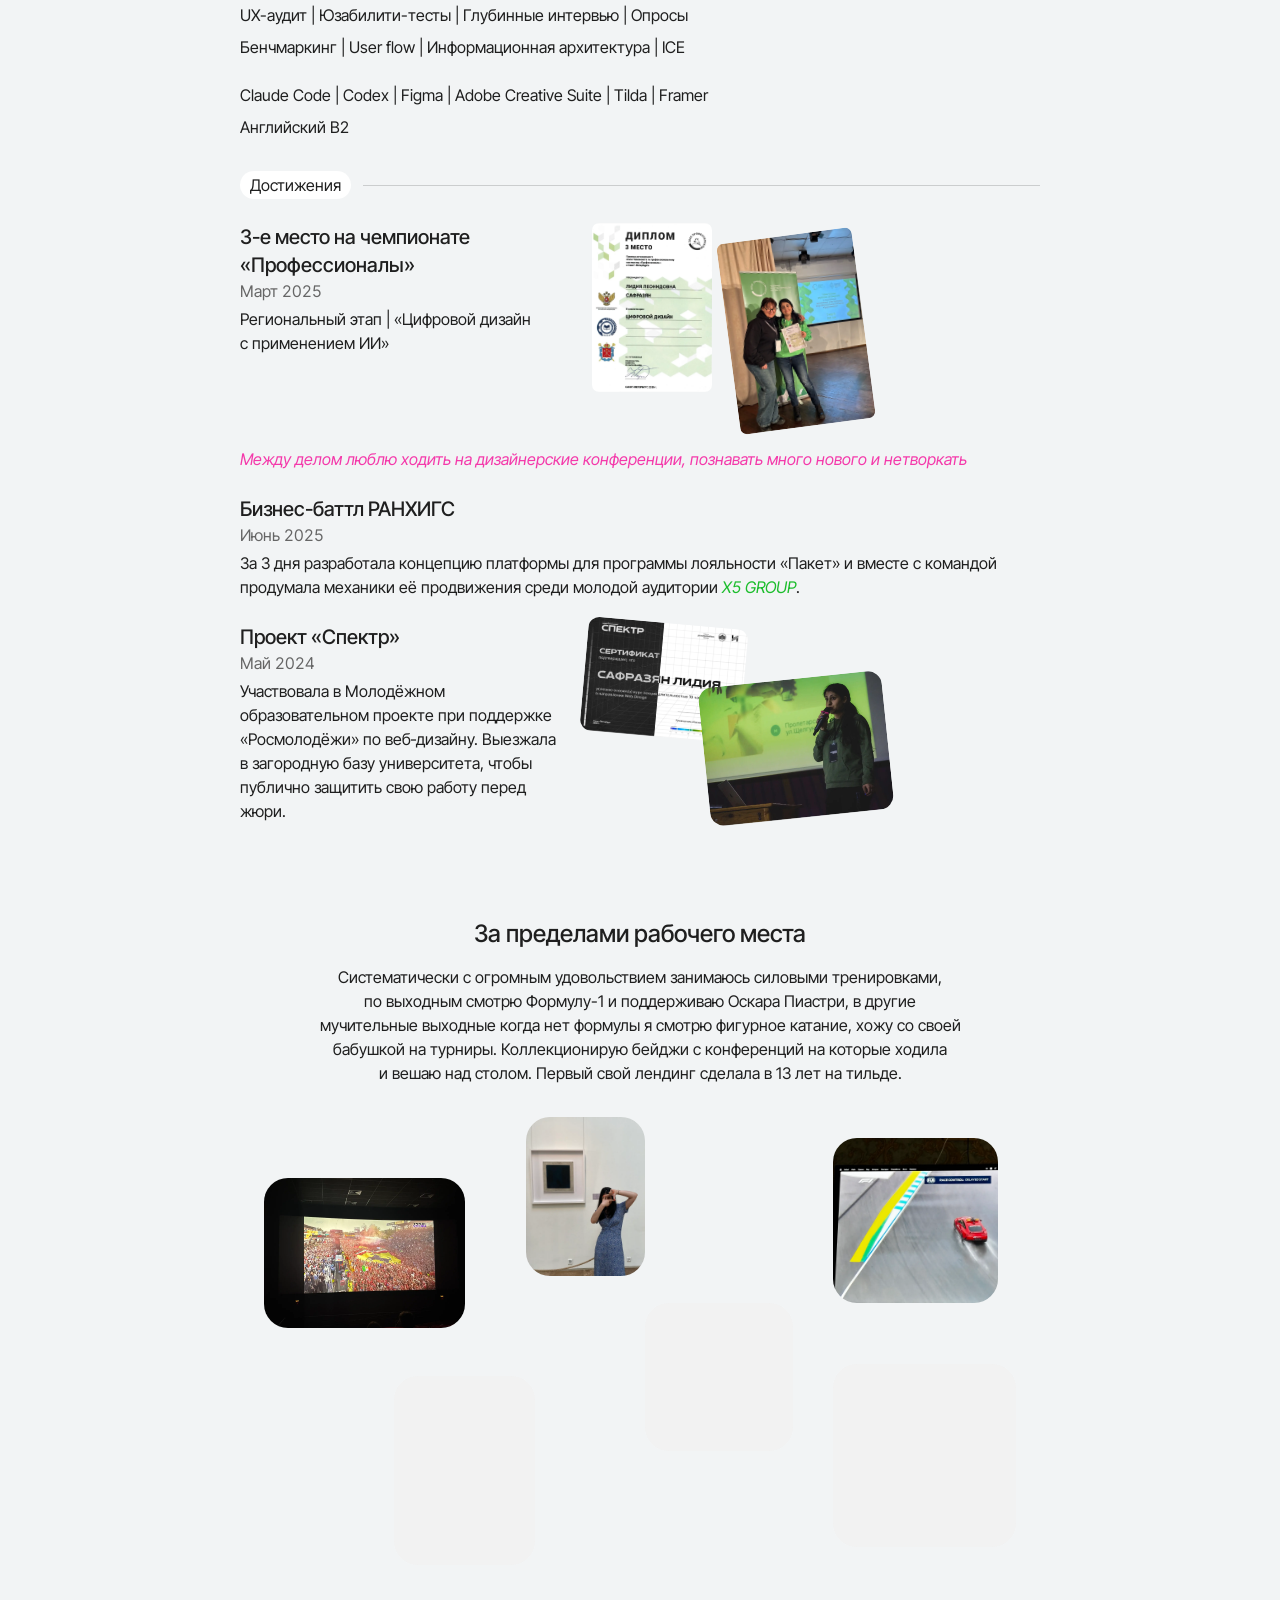
<file: resume.html>
<!doctype html>
<html lang="ru">
<head>
  <meta charset="utf-8">
  <meta name="viewport" content="width=device-width, initial-scale=1">
  <title>Резюме — Сафразян Лидия</title>
  <meta property="og:title" content="Сафразян Лидия">
  <meta name="twitter:title" content="Сафразян Лидия">
  <meta name="description" content="Продуктовый дизайнер из Санкт-Петербурга. Кейсы и резюме.">
  <script>
    (() => {
      let theme = "light";
      try { if (localStorage.getItem("portfolio-theme") === "dark") theme = "dark"; } catch {}
      document.documentElement.dataset.theme = theme;
      document.documentElement.style.colorScheme = theme;
    })();
  </script>
  <link rel="preconnect" href="https://fonts.googleapis.com">
  <link rel="preconnect" href="https://fonts.gstatic.com" crossorigin>
  <link rel="stylesheet" href="css/base.css?v=20261118-case-clean">
  <link rel="stylesheet" href="css/home.css?v=20261118-collage">
  <link rel="stylesheet" href="css/rzd-cover.css?v=20261118-release">
  <link rel="stylesheet" href="css/resume.css?v=20261118-release">
  <link rel="stylesheet" href="css/home-resume.css?v=20261118-collage">
  <link rel="stylesheet" href="css/concepts.css?v=20261118-mobile">
  <link rel="stylesheet" href="css/tg-button.css?v=20261113-pink-restored">

<link rel="canonical" href="https://lsafrazyan6-svg.github.io/portfolio/resume.html"><style>.resume-back{align-self:flex-start;margin-bottom:16px}.resume-section{padding-left:0;padding-right:0}</style></head>
<body>

  <main class="home home-index" id="top">
    <div class="home-theme"><button class="theme-toggle" id="theme-toggle" type="button" aria-label="Включить тёмную тему" aria-pressed="false"><span class="theme-icon" aria-hidden="true"><svg class="theme-glyph theme-sun" data-icon="sf:sun.max" aria-hidden="true" xmlns="http://www.w3.org/2000/svg" width="24" height="24" viewBox="0 0 640 640" fill="currentColor"><path fill-rule="evenodd" d="M311.31,579.47 C308.14,577.89 305.15,575.38 303.36,572.80 L300.50,568.67 L300.21,536.37 C299.94,506.04 300.04,503.84 301.86,500.29 C308.44,487.45 326.03,484.79 335.70,495.17 C340.70,500.53 341.00,502.77 341.00,535.35 C341.00,568.87 340.84,569.92 334.83,575.70 C327.91,582.35 319.72,583.66 311.31,579.47 Z M140.49,509.14 C129.76,504.26 125.20,491.25 130.57,480.86 C132.84,476.47 173.53,436.77 177.81,434.78 C184.52,431.64 194.38,432.92 200.01,437.66 C206.57,443.18 208.90,453.51 205.45,461.78 C203.34,466.84 163.91,506.57 158.50,509.09 C153.41,511.46 145.66,511.48 140.49,509.14 Z M482.50,509.58 C480.85,508.84 469.55,498.17 457.39,485.86 C436.47,464.71 435.21,463.22 434.05,458.30 C430.68,444.00 442.27,431.58 457.32,433.35 C459.97,433.67 463.57,434.81 465.32,435.90 C467.07,436.98 478.01,447.46 489.63,459.19 C509.87,479.61 510.80,480.72 511.86,485.72 C514.12,496.40 509.56,505.36 499.78,509.45 C495.25,511.34 486.57,511.40 482.50,509.58 Z M300.74,441.44 C274.75,437.40 252.93,426.01 232.93,406.05 C210.49,383.65 198.91,357.47 197.29,325.50 C195.95,298.95 204.62,269.45 219.91,248.50 C235.27,227.46 258.59,210.37 282.50,202.64 C305.98,195.05 334.68,195.06 358.87,202.68 C387.65,211.74 415.57,235.38 429.81,262.75 C449.93,301.43 448.04,348.31 424.84,385.69 C418.31,396.23 402.57,412.68 391.50,420.57 C365.75,438.90 332.92,446.45 300.74,441.44 Z M342.57,403.15 C358.98,398.88 371.36,391.62 382.90,379.47 C399.27,362.24 407.00,343.16 407.00,320.00 C407.00,296.70 398.36,275.81 381.82,259.12 C368.74,245.92 353.16,237.95 334.56,234.95 C325.23,233.44 306.81,234.21 298.56,236.46 C269.42,244.38 248.07,264.47 237.84,293.58 C235.13,301.28 234.63,304.26 234.21,315.38 C233.46,335.19 236.67,348.42 246.08,364.24 C250.68,371.99 261.74,384.17 269.04,389.53 C278.72,396.64 295.32,403.30 308.50,405.36 C315.45,406.44 334.67,405.20 342.57,403.15 Z M74.34,340.04 C62.75,337.28 55.86,325.67 58.96,314.15 C60.45,308.61 67.04,301.90 72.62,300.23 C77.95,298.64 130.21,298.52 136.44,300.09 C141.81,301.44 147.44,305.98 150.03,311.06 C153.93,318.70 151.69,329.72 145.09,335.27 C139.06,340.35 134.29,341.01 104.57,340.90 C89.68,340.84 76.08,340.46 74.34,340.04 Z M503.22,339.11 C494.10,335.96 489.00,329.14 489.00,320.10 C489.00,313.74 490.06,311.04 494.50,306.13 C500.51,299.48 503.27,299.00 535.24,299.00 C553.17,299.00 564.77,299.42 567.75,300.17 C576.10,302.27 583.02,311.55 582.99,320.62 C582.98,325.01 578.62,333.42 575.04,335.97 C568.73,340.47 564.49,341.00 535.59,340.97 C512.02,340.94 507.81,340.70 503.22,339.11 Z M177.50,205.08 C172.49,202.74 131.56,161.76 129.98,157.50 C128.53,153.63 128.54,145.34 129.99,141.50 C133.92,131.12 148.71,125.69 158.79,130.93 C163.36,133.31 203.19,173.28 205.40,177.70 C207.55,182.00 207.40,190.53 205.09,195.62 C200.74,205.20 187.47,209.75 177.50,205.08 Z M446.00,205.41 C436.75,201.41 431.75,191.50 434.04,181.70 C435.18,176.78 436.40,175.34 456.87,154.67 C468.77,142.67 480.17,131.98 482.21,130.92 C486.67,128.61 495.27,128.37 500.13,130.42 C503.63,131.90 509.03,137.03 510.75,140.50 C512.81,144.67 513.12,150.09 511.59,155.30 C510.19,160.06 508.22,162.34 488.28,182.21 C474.22,196.23 465.18,204.47 462.78,205.46 C458.10,207.40 450.55,207.38 446.00,205.41 Z M312.50,149.62 C306.68,146.88 303.70,143.93 301.55,138.77 C300.26,135.70 300.00,129.79 300.00,104.19 C300.00,73.80 300.04,73.25 302.33,68.91 C303.61,66.48 306.57,63.15 308.91,61.50 C312.71,58.83 313.97,58.50 320.50,58.50 C327.03,58.50 328.29,58.83 332.09,61.50 C334.43,63.15 337.41,66.52 338.71,68.98 C341.08,73.46 341.08,73.47 340.79,105.65 L340.50,137.83 L337.49,142.17 C334.11,147.05 325.57,152.01 320.57,151.99 C318.88,151.98 315.25,150.92 312.50,149.62 Z"/></svg><svg class="theme-glyph theme-moon" data-icon="sf:moon" data-source="SF-Pro-Regular" aria-hidden="true" xmlns="http://www.w3.org/2000/svg" width="24" height="24" viewBox="0 0 24 24" fill="currentColor"><path transform="translate(0.953780 26.598318) scale(0.021126 -0.021126)" d="M543 265Q421 265 320.0 324.5Q219 384 159.5 484.5Q100 585 100 707Q100 796 133.0 875.0Q166 954 225.5 1015.5Q285 1077 366 1112Q390 1123 404.5 1110.0Q419 1097 409 1070Q399 1044 392.0 1006.5Q385 969 385 936Q385 748 488.0 644.5Q591 541 779 541Q810 541 845.0 546.5Q880 552 904 560Q926 567 939.0 553.0Q952 539 940 515Q890 411 785.0 338.0Q680 265 543 265Z"/></svg></span></button></div>
    <div class="layout"><aside class="intro"><a class="resume-back" href="index.html">← Портфолио</a>
        <img class="home-portrait" src="assets/resume-photo.jpg" width="450" height="556" alt="Фото Лидии Сафразян">
        <h1 class="home-name">Сафразян Лидия</h1>
        <p class="bio">Я продуктовый дизайнер из Санкт-Петербурга — люблю B2C-продукты и закапываться в сложные логические задачи. Продумываю логику и визуал до мелочей, активно встраиваю ИИ в свой продуктовый процесс и участвую в хакатонах и конкурсах.</p>
        <a class="home-email" href="mailto:lsafrazyan5@mail.ru">lsafrazyan5@mail.ru</a>
        <div class="home-actions">
        <a class="home-resume resume-link--download" href="assets/lidia-safrazyan-resume.pdf?v=20261118-resume" download="Лидия-Сафразян-резюме.pdf"><span>Скачать резюме</span><svg class="resume-download-icon" width="20" height="20" viewBox="0 0 24 24" fill="none" stroke="currentColor" stroke-width="1.8" stroke-linecap="round" stroke-linejoin="round" aria-hidden="true"><g class="resume-download-arrow"><path d="M12 3v12"/><path d="m7 10 5 5 5-5"/></g><path class="resume-download-tray" d="M21 15v4a2 2 0 0 1-2 2H5a2 2 0 0 1-2-2v-4"/></svg></a>
        <a class="write tg-fx home-write" id="write" href="https://t.me/sellywood" target="_blank" rel="noopener noreferrer"><span>Написать в тг</span><span class="keys" aria-hidden="true"><i class="key">T</i></span></a>
        </div>
      </aside><section class="resume-section" id="resume" aria-labelledby="resume-title">
        <h2 class="resume-title" id="resume-title">Резюме</h2>
        <article class="article resume resume-content">
        <section class="rs-row resume-project" aria-labelledby="project-h">
          <h2 id="project-h"><span>Проектная практика</span></h2>
          <div class="rs-body">
            <div class="rs-entry"><div class="resume-project-heading"><img data-no-zoom src="assets/rzd-logo.svg" width="55" height="24" alt=""><h3><a href="https://lsafrazyan6-svg.github.io/portfolio/case/rzd-bonus.html">Как я увеличила вовлечение в программу лояльности «РЖД Бонус»</a></h3></div>
              <p>Я вдумчиво подошла к проектированию, протестировала свои решения и обратилась к дизайнеру из РЖД, чтобы проверить свой ход мыслей.</p>
            </div>
            <blockquote class="resume-quote"><img class="resume-quote-icon" data-no-zoom src="assets/resume-intro/team.svg?v=20261113-pink" width="32" height="32" alt=""><div><p>«Мне нравится твоя идея, то как ты видишь портал, продолжай в том же духе!»</p><cite>Дизайнер РЖД, Павел</cite></div></blockquote>
          </div>
        </section>
        <section class="rs-row rs-edu" aria-labelledby="edu-h">
          <h2 id="edu-h"><span>Образование</span></h2>
          <div class="rs-body">
            <div class="rs-school"><img data-no-zoom class="rs-logo" src="assets/college-logo-transparent.png" width="159" height="168" alt="Эмблема СПбГУПТД" decoding="async"><p>Колледж технологий моделирования<br>и&nbsp;управления (при&nbsp;СПбГУПТД):</p></div>
            <div class="rs-entry rs-entry--media"><div class="rs-text"><h3>Веб-дизайнер</h3><p class="rs-date">2022 — 2026</p><p><em>Красный диплом с&nbsp;отличием</em></p></div>
              <div class="rs-pics"><figure class="rs-pic rs-pic--grad" style="--tilt:2.3deg;--tilt-m:-5.83deg"><img src="assets/resume-graduation.jpg" width="492" height="477" decoding="async" alt="Вручение красного диплома"></figure></div></div>
          </div>
        </section>
        <section class="rs-row" aria-labelledby="extra-h">
          <h2 id="extra-h"><span>Дополнительное образование</span></h2>
          <div class="rs-body">
            <div class="rs-entry"><h3>Обучение продуктовому дизайну</h3><p class="rs-date">2025–2026</p></div>
            <div class="rs-entry"><h3>BK Digital camp</h3><p class="rs-date">Октябрь — Декабрь 2025</p><p>Управление продуктом, маркетинг, продуктовые исследования. Углубилась в&nbsp;UX-часть продукта и&nbsp;отточила навыки</p></div>
            <div class="rs-entry"><h3>Работа с&nbsp;ментором</h3><p class="rs-date">Июль — Сентябрь 2024</p><p>Совершенствовала навыки UX/UI-дизайна под руководством опытного наставника</p></div>
          </div>
        </section>
        <section class="rs-row" aria-labelledby="skills-h">
          <h2 id="skills-h"><span>Навыки</span></h2>
          <div class="rs-body rs-skills">
            <p>UX-аудит | Юзабилити-тесты | Глубинные интервью | Опросы</p>
            <p>Бенчмаркинг | User flow | Информационная архитектура | ICE</p>
            <p class="rs-skill-tools">Claude Code | Codex | Figma | Adobe Creative Suite | Tilda | Framer</p>
            <p>Английский B2</p>
          </div>
        </section>
        <section class="rs-row" id="activities" aria-labelledby="act-h">
          <h2 id="act-h"><span>Достижения</span></h2>
          <div class="rs-body">
            <div class="rs-entry rs-entry--media rs-pro"><div class="rs-text"><h3>3-е место на чемпионате «Профессионалы»</h3><p class="rs-date">Март 2025</p><p>Региональный этап | «Цифровой дизайн с применением ИИ»</p></div>
              <div class="rs-pics"><figure class="rs-pic rs-pic--diploma" style="--tilt:0deg"><img src="assets/activity-1-optimized.webp" width="1134" height="1600" loading="lazy" decoding="async" alt="Диплом 3 место регионального этапа Чемпионата «Профессионалы» 2025, Цифровой дизайн"></figure><figure class="rs-pic rs-pic--award" style="--tilt:-7.52deg"><img src="assets/activity-2-optimized.webp" width="1200" height="1600" loading="lazy" decoding="async" alt="Награждение на чемпионате «Профессионалы»"></figure></div></div>
            <p class="rs-note">Между делом люблю ходить на&nbsp;дизайнерские конференции, познавать много нового и&nbsp;нетворкать</p>
            <div class="rs-entry"><h3>Бизнес-баттл РАНХИГС</h3><p class="rs-date">Июнь 2025</p><p>За 3 дня разработала концепцию платформы для программы лояльности «Пакет» и вместе с командой продумала механики её продвижения среди молодой аудитории <em class="rs-x5">X5 GROUP</em>.</p></div>
            <div class="rs-entry rs-entry--media rs-spectr"><div class="rs-text"><h3>Проект «Спектр»</h3><p class="rs-date">Май 2024</p><p>Участвовала в&nbsp;Молодёжном образовательном проекте при поддержке «Росмолодёжи» по&nbsp;веб&#8209;дизайну. Выезжала в&nbsp;загородную базу университета, чтобы публично защитить свою работу перед жюри.</p></div>
              <div class="rs-pics"><figure class="rs-pic rs-pic--cert" style="--tilt:5.11deg"><img src="assets/activity-3-optimized.webp" width="1600" height="1140" loading="lazy" decoding="async" alt="Сертификат курса «Спектр», Web Design, 2024"></figure><figure class="rs-pic rs-pic--stage" style="--tilt:-5.91deg"><img src="assets/activity-4-optimized.webp" width="1600" height="1068" loading="lazy" decoding="async" alt="Выступление на сцене"></figure></div></div>
          </div>
        </section>
<section class="resume-life" aria-labelledby="life-title">
        <div class="life-intro">
          <div class="life-title-wrap"><h2 id="life-title">За пределами рабочего места</h2></div>
          <p>Систематически с огромным удовольствием занимаюсь силовыми тренировками, по выходным смотрю Формулу-1 и поддерживаю Оскара Пиастри, в другие мучительные выходные когда нет формулы я смотрю фигурное катание, хожу со своей бабушкой на турниры. Коллекционирую бейджи с конференций на которые ходила и вешаю над столом. Первый свой лендинг сделала в 13 лет на тильде.</p>
        </div>
        <div class="life-collage" aria-label="Мои увлечения в фотографиях">
            <figure class="rs-pic life-photo life-photo--race" style="--tilt:0deg"><img src="assets/about/race-screen.webp?v=20261104-opt" width="1600" height="1200" loading="lazy" decoding="async" alt="Просмотр гонки Формулы-1 на большом экране"></figure>
            <figure class="rs-pic life-photo life-photo--museum" style="--tilt:0deg"><img src="assets/about/museum.webp?v=20261104-opt" width="1200" height="1600" loading="lazy" decoding="async" alt="Лидия в музее"></figure>
            <figure class="rs-pic life-photo life-photo--formula" style="--tilt:0deg"><img src="assets/about/formula-one.webp?v=20261104-opt" width="1600" height="1600" loading="lazy" decoding="async" alt="Трансляция Формулы-1 дома"></figure>
            <figure class="rs-pic life-photo life-photo--book" style="--tilt:0deg"><img src="assets/about/book.webp?v=20261104-opt" width="1200" height="1600" loading="lazy" decoding="async" alt="Лидия с книгой"></figure>
            <figure class="rs-pic life-photo life-photo--shirt" style="--tilt:0deg"><img src="assets/about/shirt.webp?v=20261104-opt" width="1600" height="1600" loading="lazy" decoding="async" alt="Футболка с Оскаром Пиастри рядом с трансляцией гонки"></figure>
            <figure class="rs-pic life-photo life-photo--skating" style="--tilt:0deg"><img src="assets/about/skating.webp?v=20261104-opt" width="1200" height="1600" loading="lazy" decoding="async" alt="Турнир по фигурному катанию"></figure>
          </div>
        </section>
      </article>
</section></div>
</main>

  <script src="js/lightbox.js?v=20261104-about-gallery"></script>

  <script src="js/typo-nbsp.js?v=20261102-eleven"></script>
  <script src="js/theme.js?v=20261102-eleven"></script>
  <script src="js/emoji.js?v=20261102-eleven"></script>
  <script src="js/tg-button.js?v=20261102-eleven"></script>
</body>
</html>
</file>
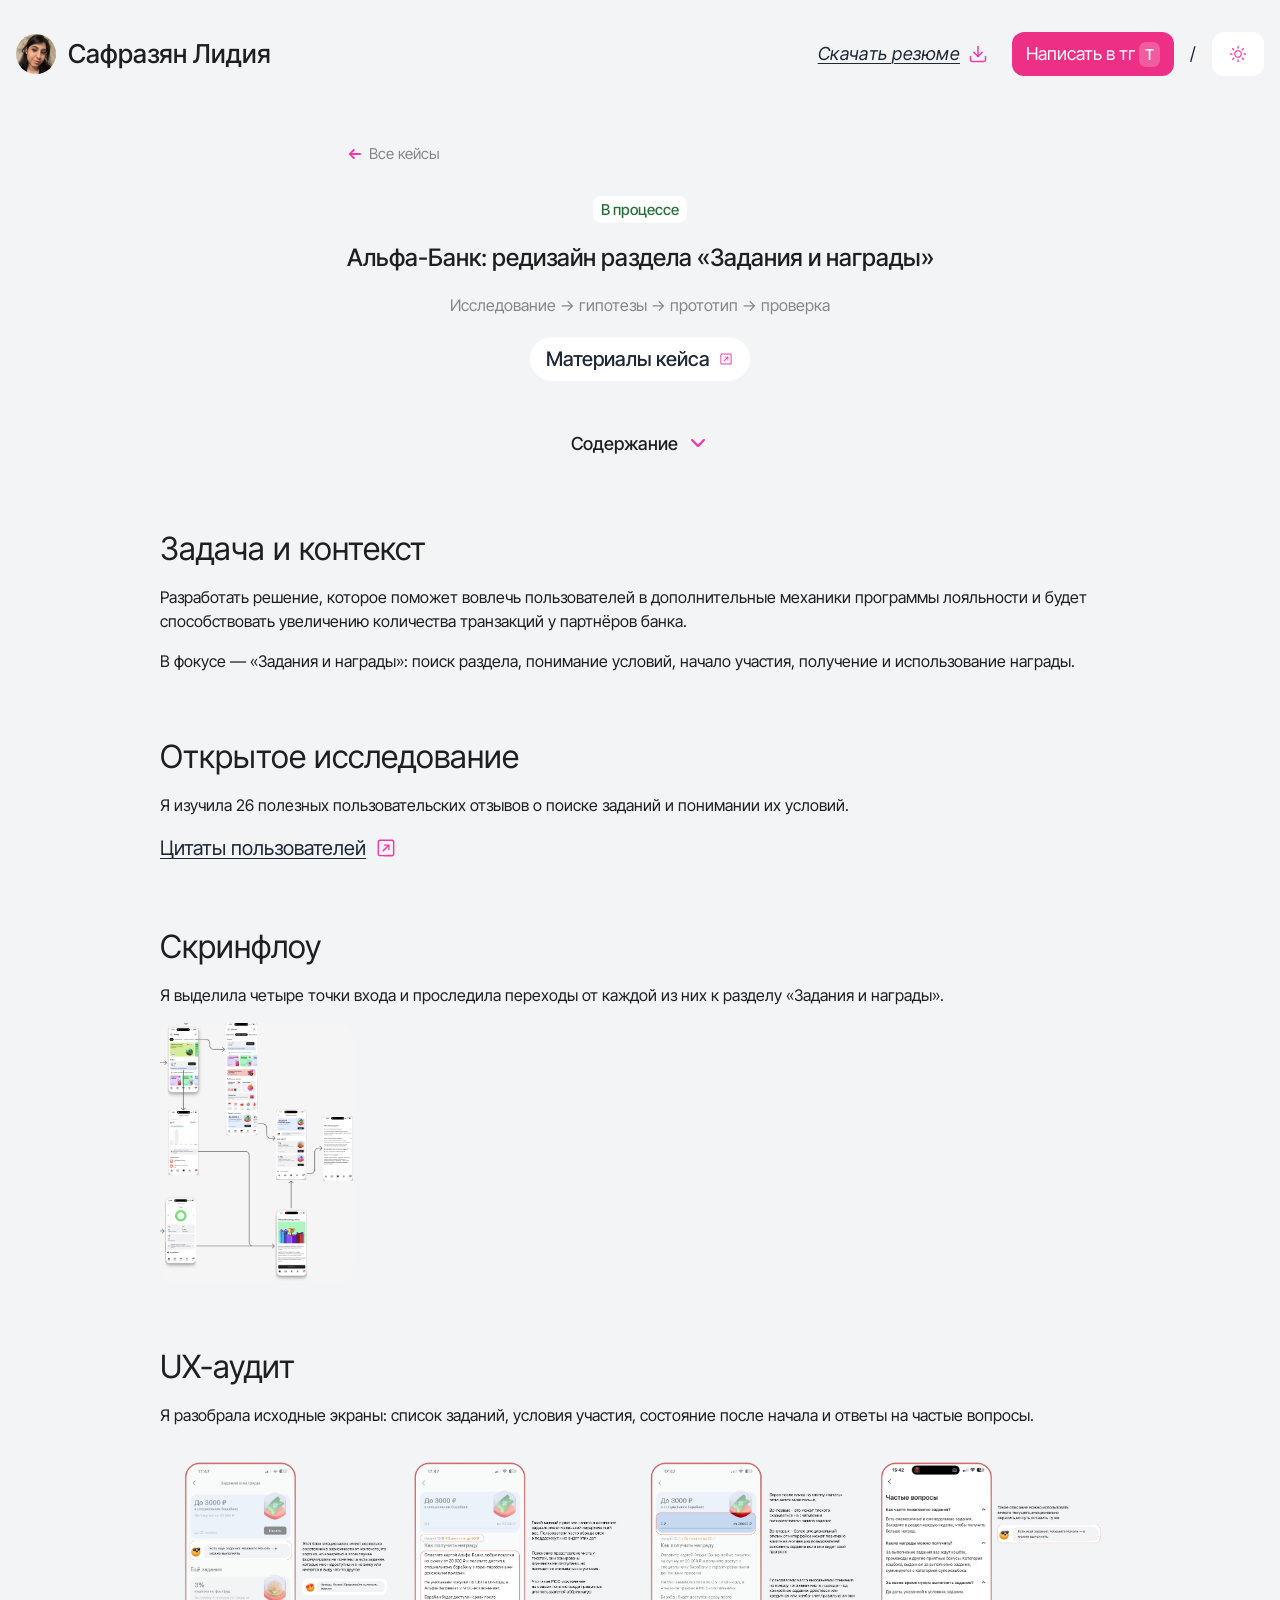
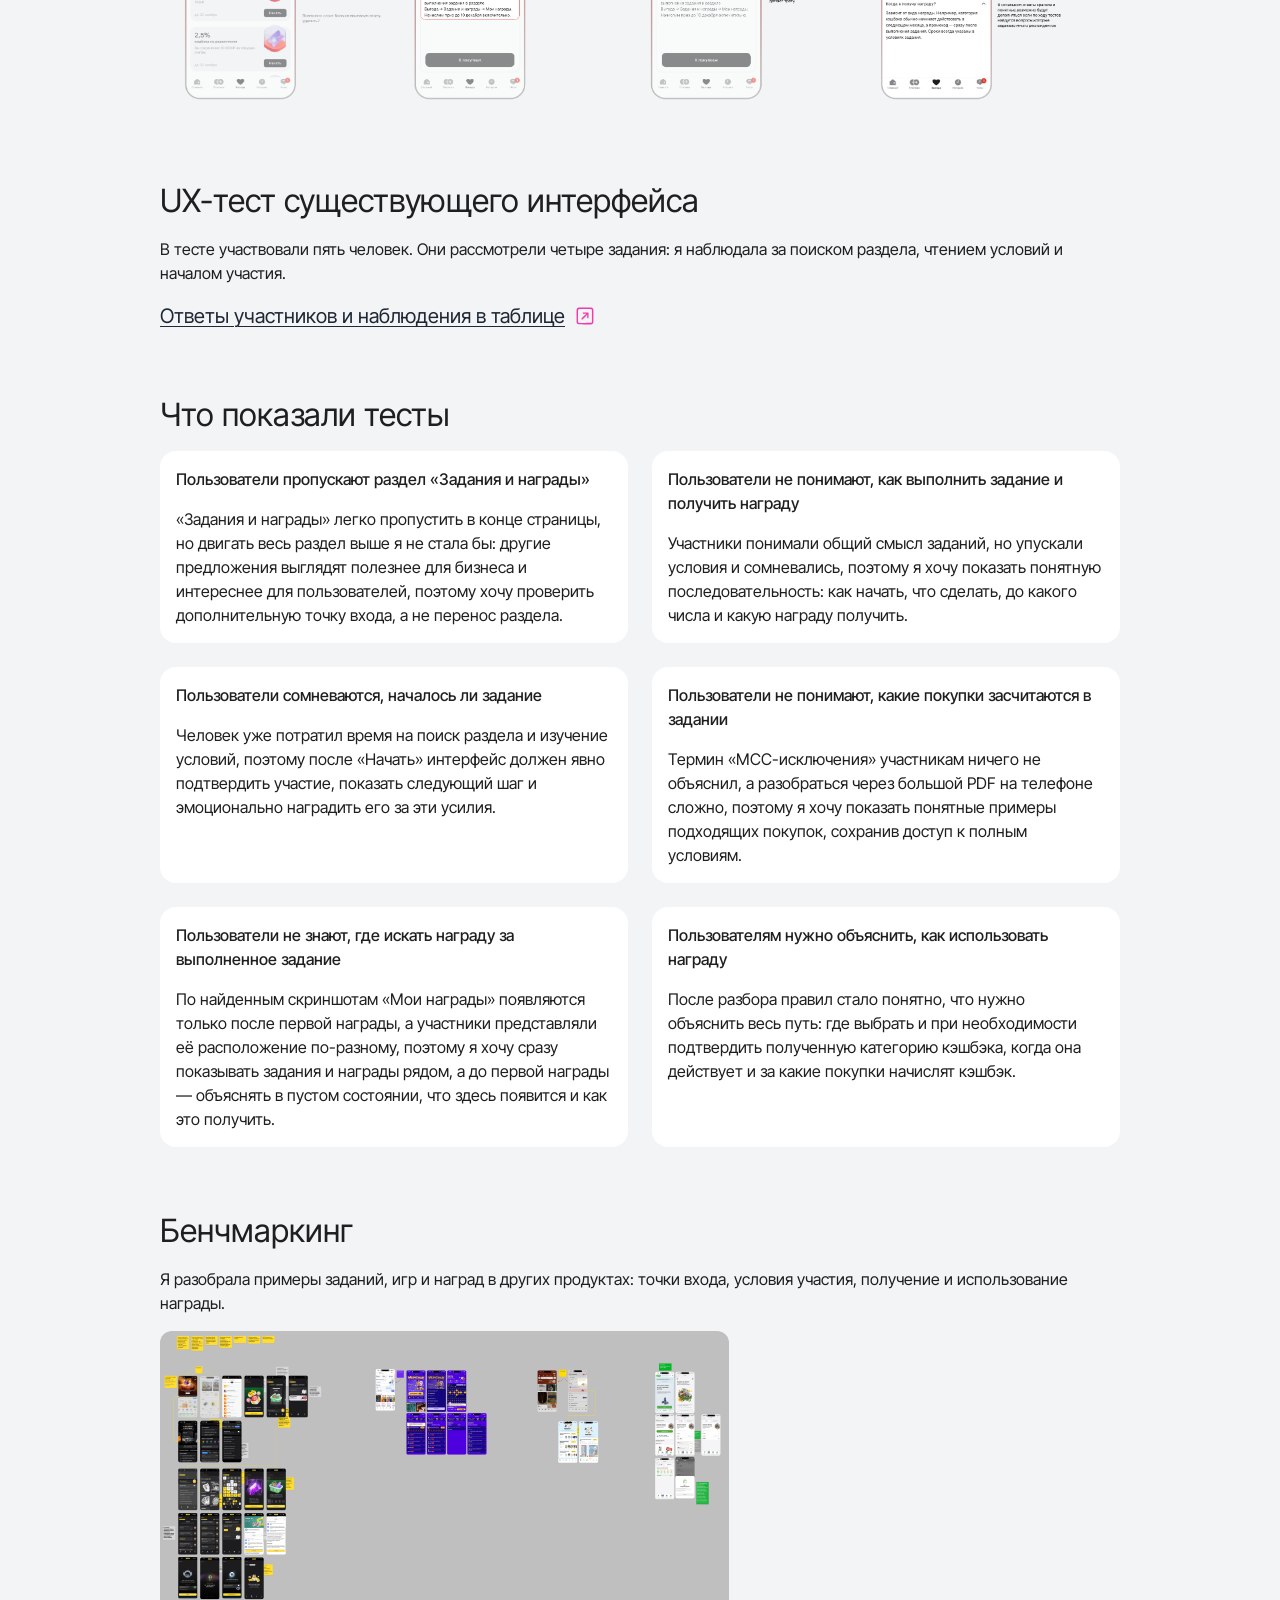
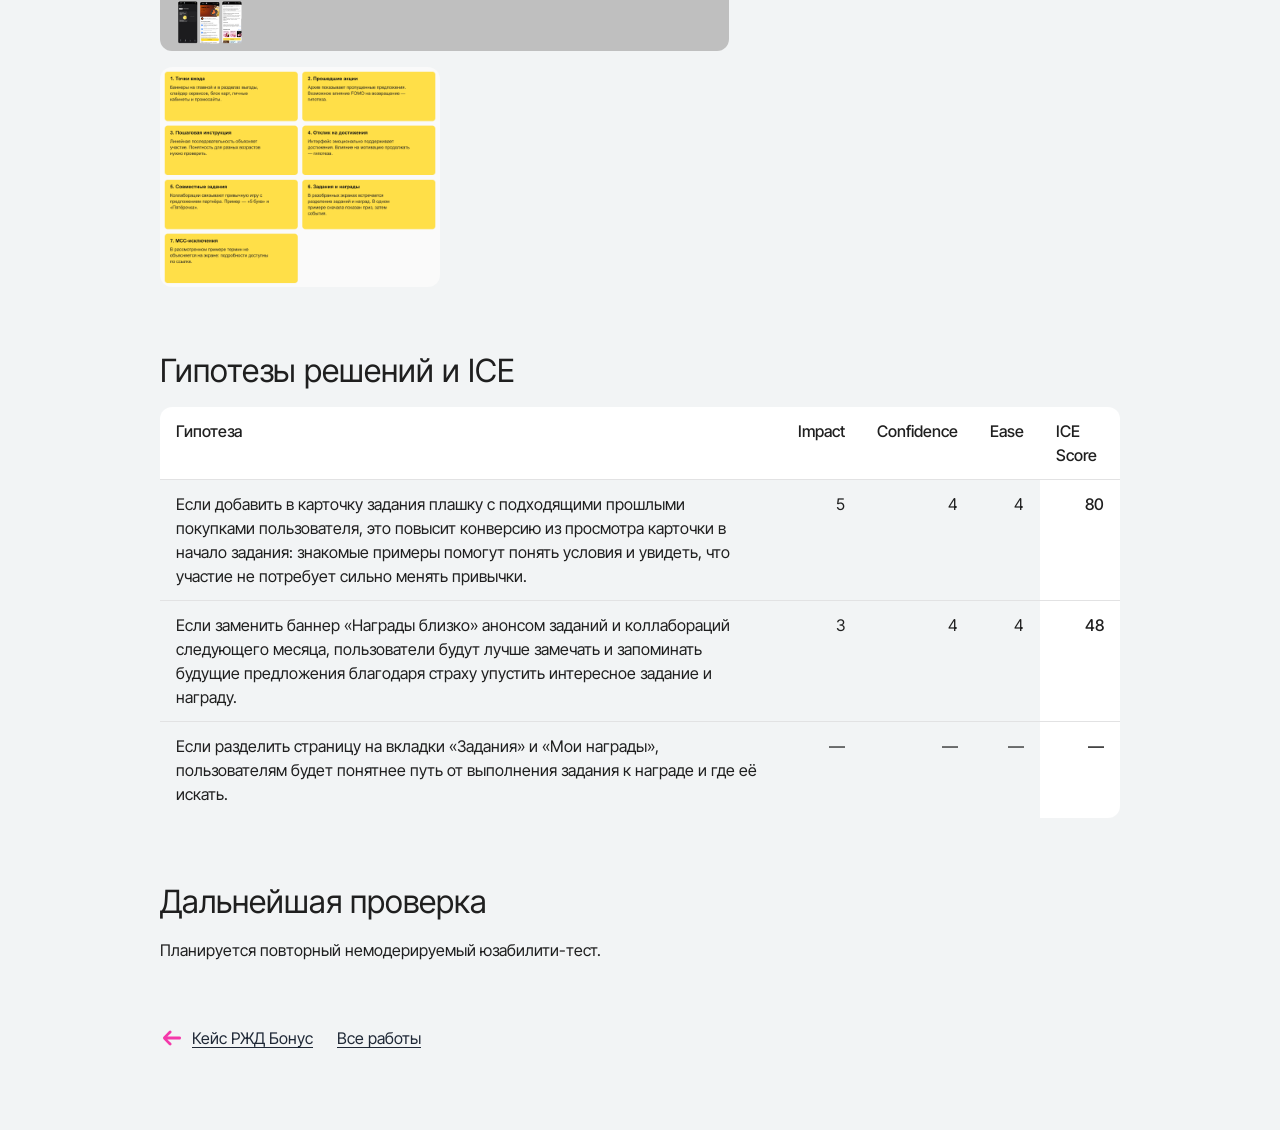
<file: case/alfa-bank.html>
<!doctype html><html lang="ru"><head>
  <meta charset="utf-8">
  <meta name="viewport" content="width=device-width, initial-scale=1">
  <title>Альфа-Банк — редизайн «Заданий и наград» · Лидия Сафразян</title>
  <meta name="description" content="Учебный UX-кейс: исследование отзывов, UX-аудит, пять тестов, бенчмаркинг и гипотезы редизайна раздела Альфа-Банка.">
  <script>
    (() => {
      let theme = "light";
      try { if (localStorage.getItem("portfolio-theme") === "dark") theme = "dark"; } catch {}
      document.documentElement.dataset.theme = theme;
      document.documentElement.style.colorScheme = theme;
    })();
  </script>
  <link rel="preconnect" href="https://fonts.googleapis.com">
  <link rel="preconnect" href="https://fonts.gstatic.com" crossorigin>
  <link rel="stylesheet" href="../css/base.css?v=20261118-case-clean">
  <link rel="stylesheet" href="../css/case.css?v=20261118-release">
  <link rel="stylesheet" href="../css/tg-button.css?v=20261113-pink-restored">





<link rel="stylesheet" href="../css/alfa.css?v=20261118-case-clean"><link rel="canonical" href="https://lsafrazyan6-svg.github.io/portfolio/case/alfa-bank.html"></head><body class="rzd-centered alfa-case"><header class="hdr">
    <div class="hdr-in">
      <a class="name" id="name" href="../index.html"><img class="avatar" src="../assets/resume-photo.jpg" width="40" height="40" alt="Аватар Лидии"><span>Сафразян Лидия</span></a>
      <nav class="hdr-nav" aria-label="Основная навигация">
        <a class="resume-link resume-link--download" href="../assets/lidia-safrazyan-resume.pdf?v=20261105-gray-quote" download="Лидия-Сафразян-резюме.pdf"><span>Скачать резюме</span><svg class="resume-download-icon" width="20" height="20" viewBox="0 0 24 24" fill="none" stroke="currentColor" stroke-width="1.8" stroke-linecap="round" stroke-linejoin="round" aria-hidden="true"><g class="resume-download-arrow"><path d="M12 3v12"/><path d="m7 10 5 5 5-5"/></g><path class="resume-download-tray" d="M21 15v4a2 2 0 0 1-2 2H5a2 2 0 0 1-2-2v-4"/></svg></a>
        <div class="dock">
          <a class="write tg-fx" id="write" href="https://t.me/sellywood" target="_blank" rel="noopener noreferrer"><span>Написать в тг</span><span class="keys" aria-hidden="true"><i class="key">T</i></span></a>
          <span class="slash" aria-hidden="true">/</span>
          <button class="theme-toggle" id="theme-toggle" type="button" aria-label="Включить тёмную тему" aria-pressed="false"><span class="theme-icon" aria-hidden="true"><svg class="theme-glyph theme-sun" data-icon="sf:sun.max" aria-hidden="true" xmlns="http://www.w3.org/2000/svg" width="24" height="24" viewBox="0 0 640 640" fill="currentColor"><path fill-rule="evenodd" d="M311.31,579.47 C308.14,577.89 305.15,575.38 303.36,572.80 L300.50,568.67 L300.21,536.37 C299.94,506.04 300.04,503.84 301.86,500.29 C308.44,487.45 326.03,484.79 335.70,495.17 C340.70,500.53 341.00,502.77 341.00,535.35 C341.00,568.87 340.84,569.92 334.83,575.70 C327.91,582.35 319.72,583.66 311.31,579.47 Z M140.49,509.14 C129.76,504.26 125.20,491.25 130.57,480.86 C132.84,476.47 173.53,436.77 177.81,434.78 C184.52,431.64 194.38,432.92 200.01,437.66 C206.57,443.18 208.90,453.51 205.45,461.78 C203.34,466.84 163.91,506.57 158.50,509.09 C153.41,511.46 145.66,511.48 140.49,509.14 Z M482.50,509.58 C480.85,508.84 469.55,498.17 457.39,485.86 C436.47,464.71 435.21,463.22 434.05,458.30 C430.68,444.00 442.27,431.58 457.32,433.35 C459.97,433.67 463.57,434.81 465.32,435.90 C467.07,436.98 478.01,447.46 489.63,459.19 C509.87,479.61 510.80,480.72 511.86,485.72 C514.12,496.40 509.56,505.36 499.78,509.45 C495.25,511.34 486.57,511.40 482.50,509.58 Z M300.74,441.44 C274.75,437.40 252.93,426.01 232.93,406.05 C210.49,383.65 198.91,357.47 197.29,325.50 C195.95,298.95 204.62,269.45 219.91,248.50 C235.27,227.46 258.59,210.37 282.50,202.64 C305.98,195.05 334.68,195.06 358.87,202.68 C387.65,211.74 415.57,235.38 429.81,262.75 C449.93,301.43 448.04,348.31 424.84,385.69 C418.31,396.23 402.57,412.68 391.50,420.57 C365.75,438.90 332.92,446.45 300.74,441.44 Z M342.57,403.15 C358.98,398.88 371.36,391.62 382.90,379.47 C399.27,362.24 407.00,343.16 407.00,320.00 C407.00,296.70 398.36,275.81 381.82,259.12 C368.74,245.92 353.16,237.95 334.56,234.95 C325.23,233.44 306.81,234.21 298.56,236.46 C269.42,244.38 248.07,264.47 237.84,293.58 C235.13,301.28 234.63,304.26 234.21,315.38 C233.46,335.19 236.67,348.42 246.08,364.24 C250.68,371.99 261.74,384.17 269.04,389.53 C278.72,396.64 295.32,403.30 308.50,405.36 C315.45,406.44 334.67,405.20 342.57,403.15 Z M74.34,340.04 C62.75,337.28 55.86,325.67 58.96,314.15 C60.45,308.61 67.04,301.90 72.62,300.23 C77.95,298.64 130.21,298.52 136.44,300.09 C141.81,301.44 147.44,305.98 150.03,311.06 C153.93,318.70 151.69,329.72 145.09,335.27 C139.06,340.35 134.29,341.01 104.57,340.90 C89.68,340.84 76.08,340.46 74.34,340.04 Z M503.22,339.11 C494.10,335.96 489.00,329.14 489.00,320.10 C489.00,313.74 490.06,311.04 494.50,306.13 C500.51,299.48 503.27,299.00 535.24,299.00 C553.17,299.00 564.77,299.42 567.75,300.17 C576.10,302.27 583.02,311.55 582.99,320.62 C582.98,325.01 578.62,333.42 575.04,335.97 C568.73,340.47 564.49,341.00 535.59,340.97 C512.02,340.94 507.81,340.70 503.22,339.11 Z M177.50,205.08 C172.49,202.74 131.56,161.76 129.98,157.50 C128.53,153.63 128.54,145.34 129.99,141.50 C133.92,131.12 148.71,125.69 158.79,130.93 C163.36,133.31 203.19,173.28 205.40,177.70 C207.55,182.00 207.40,190.53 205.09,195.62 C200.74,205.20 187.47,209.75 177.50,205.08 Z M446.00,205.41 C436.75,201.41 431.75,191.50 434.04,181.70 C435.18,176.78 436.40,175.34 456.87,154.67 C468.77,142.67 480.17,131.98 482.21,130.92 C486.67,128.61 495.27,128.37 500.13,130.42 C503.63,131.90 509.03,137.03 510.75,140.50 C512.81,144.67 513.12,150.09 511.59,155.30 C510.19,160.06 508.22,162.34 488.28,182.21 C474.22,196.23 465.18,204.47 462.78,205.46 C458.10,207.40 450.55,207.38 446.00,205.41 Z M312.50,149.62 C306.68,146.88 303.70,143.93 301.55,138.77 C300.26,135.70 300.00,129.79 300.00,104.19 C300.00,73.80 300.04,73.25 302.33,68.91 C303.61,66.48 306.57,63.15 308.91,61.50 C312.71,58.83 313.97,58.50 320.50,58.50 C327.03,58.50 328.29,58.83 332.09,61.50 C334.43,63.15 337.41,66.52 338.71,68.98 C341.08,73.46 341.08,73.47 340.79,105.65 L340.50,137.83 L337.49,142.17 C334.11,147.05 325.57,152.01 320.57,151.99 C318.88,151.98 315.25,150.92 312.50,149.62 Z"/></svg><svg class="theme-glyph theme-moon" data-icon="sf:moon" data-source="SF-Pro-Regular" aria-hidden="true" xmlns="http://www.w3.org/2000/svg" width="24" height="24" viewBox="0 0 24 24" fill="currentColor"><path transform="translate(0.953780 26.598318) scale(0.021126 -0.021126)" d="M543 265Q421 265 320.0 324.5Q219 384 159.5 484.5Q100 585 100 707Q100 796 133.0 875.0Q166 954 225.5 1015.5Q285 1077 366 1112Q390 1123 404.5 1110.0Q419 1097 409 1070Q399 1044 392.0 1006.5Q385 969 385 936Q385 748 488.0 644.5Q591 541 779 541Q810 541 845.0 546.5Q880 552 904 560Q926 567 939.0 553.0Q952 539 940 515Q890 411 785.0 338.0Q680 265 543 265Z"/></svg></span></button>
        </div>
      </nav>
    </div>
  </header><main class="page" id="top"><aside class="aside"><div class="aside-head"><a class="back" href="../index.html#cases"><svg data-icon="sf:arrow.left" data-source="SF-Pro-Regular" aria-hidden="true" xmlns="http://www.w3.org/2000/svg" width="24" height="24" viewBox="0 0 24 24" fill="currentColor"><path transform="translate(0.738693 28.326633) scale(0.022613 -0.022613)" d="M827 651H411L251 658Q224 659 205.0 677.0Q186 695 186 722Q186 749 205.0 767.0Q224 785 251 786L411 793H827Q855 793 875.5 772.0Q896 751 896 722Q896 693 875.5 672.0Q855 651 827 651ZM416 392Q390 392 369 414L124 670Q110 684 105.0 696.0Q100 708 100 722Q100 736 105.0 748.0Q110 760 124 774L369 1030Q390 1052 416 1052Q444 1052 461.5 1033.0Q479 1014 479 986Q479 956 458 938L338 828L225 722L338 616L458 506Q479 487 479 457Q479 429 461.5 410.5Q444 392 416 392Z"/></svg><span>Все кейсы</span></a><div class="title-row"><span class="status">В процессе</span></div><h1 class="case-h1" id="case-title">Альфа-Банк: редизайн раздела «Задания и награды»</h1><p class="alfa-muted">Исследование → гипотезы → прототип → проверка</p><a class="link-btn" href="https://github.com/lsafrazyan6-svg/alfa-bank-ux-case" target="_blank" rel="noopener noreferrer">Материалы кейса<svg data-icon="sf:arrow.up.right.square" aria-hidden="true" xmlns="http://www.w3.org/2000/svg" width="24" height="24" viewBox="0 0 640 640" fill="currentColor"><path fill-rule="evenodd" d="M150.83,542.99 C122.62,538.17 104.92,522.17 97.74,495.00 L95.50,486.50 L95.50,320.00 L95.50,153.50 L97.74,145.00 C103.52,123.13 115.28,109.13 134.16,101.65 C150.30,95.25 138.90,95.66 312.00,95.27 C415.31,95.04 473.05,95.27 479.81,95.95 C501.24,98.09 513.44,103.20 525.04,114.90 C533.61,123.54 537.78,131.05 541.28,144.19 L543.50,152.50 L543.50,320.00 L543.50,487.50 L541.28,495.81 C537.79,508.91 533.59,516.45 525.02,525.00 C516.86,533.14 509.80,537.20 496.82,541.22 L489.50,543.48 L322.50,543.63 C230.65,543.72 153.40,543.43 150.83,542.99 Z M484.43,502.59 C491.44,499.89 499.15,492.00 502.12,484.50 L504.50,478.50 L504.50,320.00 L504.50,161.50 L502.11,155.58 C499.07,148.04 493.32,141.80 486.14,138.27 L480.50,135.50 L322.00,135.23 C166.05,134.97 163.39,135.00 156.92,136.96 C144.67,140.67 137.08,150.23 135.04,164.50 C133.68,174.01 133.68,466.00 135.04,475.39 C136.24,483.72 138.60,489.34 143.02,494.37 C146.57,498.41 153.70,502.48 159.75,503.92 C161.88,504.43 231.71,504.75 321.50,504.66 C474.31,504.51 479.66,504.44 484.43,502.59 Z M236.62,412.97 C233.14,411.92 229.34,408.52 227.32,404.64 C225.36,400.87 225.35,392.17 227.29,388.40 C230.01,383.14 333.76,279.85 354.90,261.35 C356.88,259.62 358.27,257.96 357.99,257.67 C357.71,257.39 350.29,258.01 341.49,259.05 C329.68,260.46 318.69,260.96 299.46,260.98 C274.41,261.00 273.26,260.91 269.02,258.75 C261.46,254.89 258.16,247.69 260.07,239.19 C261.38,233.34 263.59,230.25 268.11,227.94 C271.77,226.08 274.53,226.00 336.64,226.00 C399.95,226.00 401.46,226.05 405.62,228.06 C408.81,229.60 410.46,231.30 412.19,234.81 L414.50,239.50 L414.50,303.00 C414.50,363.27 414.40,366.69 412.61,370.31 C411.57,372.40 409.13,375.32 407.19,376.81 C404.10,379.16 402.74,379.50 396.40,379.50 C388.56,379.50 385.72,378.19 381.56,372.62 C379.61,370.01 379.48,368.32 379.20,342.34 C378.99,322.48 379.34,310.92 380.45,300.78 C382.85,279.03 384.13,279.34 366.82,297.54 C331.51,334.68 255.42,410.25 251.50,412.08 C247.28,414.06 241.43,414.41 236.62,412.97 Z"/></svg></a></div><nav class="toc-nav" aria-label="Содержание"><details class="toc-details"><summary class="toc-label">Содержание <svg data-icon="sf:chevron.down" data-source="SF-Pro-Regular" aria-hidden="true" xmlns="http://www.w3.org/2000/svg" width="24" height="24" viewBox="0 0 24 24" fill="currentColor"><path transform="translate(3.275968 23.482052) scale(0.017240 -0.017240)" d="M594 471Q552 427 505.5 427.0Q459 427 417 471L120 790Q100 811 100.0 837.5Q100 864 117 883Q137 905 165.5 905.0Q194 905 213 885L506 572L799 885Q818 905 845.5 904.5Q873 904 894 883Q913 865 912.0 838.0Q911 811 892 790Z"/></svg></summary><ul class="toc"><li><a href="#brief">Задача и контекст</a></li><li><a href="#research">Открытое исследование</a></li><li><a href="#screen-flow">Скринфлоу</a></li><li><a href="#ux-audit">UX-аудит</a></li><li><a href="#usability-test">UX-тест существующего интерфейса</a></li><li><a href="#findings">Что показали тесты</a></li><li><a href="#benchmarking">Бенчмаркинг</a></li><li><a href="#hypotheses">Гипотезы решений и ICE</a></li><li><a href="#next">Дальнейшая проверка</a></li></ul></details></nav></aside><article class="article"><section id="brief" class="stack-32 alfa-section"><h2 class="h-title">Задача и контекст</h2><p>Разработать решение, которое поможет вовлечь пользователей в дополнительные механики программы лояльности и будет способствовать увеличению количества транзакций у партнёров банка.</p><p>В фокусе — «Задания и награды»: поиск раздела, понимание условий, начало участия, получение и использование награды.</p></section><section id="research" class="stack-32 alfa-section"><h2 class="h-title">Открытое исследование</h2><p>Я изучила 26 полезных пользовательских отзывов о поиске заданий и понимании их условий.</p><a class="lnk body" href="https://github.com/lsafrazyan6-svg/alfa-bank-ux-case/blob/main/1-research/open-research.md" target="_blank" rel="noopener noreferrer">Цитаты пользователей<svg data-icon="sf:arrow.up.right.square" aria-hidden="true" xmlns="http://www.w3.org/2000/svg" width="24" height="24" viewBox="0 0 640 640" fill="currentColor"><path fill-rule="evenodd" d="M150.83,542.99 C122.62,538.17 104.92,522.17 97.74,495.00 L95.50,486.50 L95.50,320.00 L95.50,153.50 L97.74,145.00 C103.52,123.13 115.28,109.13 134.16,101.65 C150.30,95.25 138.90,95.66 312.00,95.27 C415.31,95.04 473.05,95.27 479.81,95.95 C501.24,98.09 513.44,103.20 525.04,114.90 C533.61,123.54 537.78,131.05 541.28,144.19 L543.50,152.50 L543.50,320.00 L543.50,487.50 L541.28,495.81 C537.79,508.91 533.59,516.45 525.02,525.00 C516.86,533.14 509.80,537.20 496.82,541.22 L489.50,543.48 L322.50,543.63 C230.65,543.72 153.40,543.43 150.83,542.99 Z M484.43,502.59 C491.44,499.89 499.15,492.00 502.12,484.50 L504.50,478.50 L504.50,320.00 L504.50,161.50 L502.11,155.58 C499.07,148.04 493.32,141.80 486.14,138.27 L480.50,135.50 L322.00,135.23 C166.05,134.97 163.39,135.00 156.92,136.96 C144.67,140.67 137.08,150.23 135.04,164.50 C133.68,174.01 133.68,466.00 135.04,475.39 C136.24,483.72 138.60,489.34 143.02,494.37 C146.57,498.41 153.70,502.48 159.75,503.92 C161.88,504.43 231.71,504.75 321.50,504.66 C474.31,504.51 479.66,504.44 484.43,502.59 Z M236.62,412.97 C233.14,411.92 229.34,408.52 227.32,404.64 C225.36,400.87 225.35,392.17 227.29,388.40 C230.01,383.14 333.76,279.85 354.90,261.35 C356.88,259.62 358.27,257.96 357.99,257.67 C357.71,257.39 350.29,258.01 341.49,259.05 C329.68,260.46 318.69,260.96 299.46,260.98 C274.41,261.00 273.26,260.91 269.02,258.75 C261.46,254.89 258.16,247.69 260.07,239.19 C261.38,233.34 263.59,230.25 268.11,227.94 C271.77,226.08 274.53,226.00 336.64,226.00 C399.95,226.00 401.46,226.05 405.62,228.06 C408.81,229.60 410.46,231.30 412.19,234.81 L414.50,239.50 L414.50,303.00 C414.50,363.27 414.40,366.69 412.61,370.31 C411.57,372.40 409.13,375.32 407.19,376.81 C404.10,379.16 402.74,379.50 396.40,379.50 C388.56,379.50 385.72,378.19 381.56,372.62 C379.61,370.01 379.48,368.32 379.20,342.34 C378.99,322.48 379.34,310.92 380.45,300.78 C382.85,279.03 384.13,279.34 366.82,297.54 C331.51,334.68 255.42,410.25 251.50,412.08 C247.28,414.06 241.43,414.41 236.62,412.97 Z"/></svg></a></section><section id="screen-flow" class="stack-32 alfa-section"><h2 class="h-title">Скринфлоу</h2><p>Я выделила четыре точки входа и проследила переходы от каждой из них к разделу «Задания и награды».</p><figure class="alfa-figure alfa-figure--flow"><img class="media alfa-media" src="../assets/alfa/screen-flow-detail.png" alt="Переходы к разделу «Задания и награды»" loading="lazy" decoding="async"></figure></section><section id="ux-audit" class="stack-32 alfa-section"><h2 class="h-title">UX-аудит</h2><p>Я разобрала исходные экраны: список заданий, условия участия, состояние после начала и ответы на частые вопросы.</p><figure class="alfa-figure alfa-figure--audit"><img class="media alfa-media" src="../assets/alfa/ux-audit.png" alt="UX-аудит раздела «Задания и награды»" loading="lazy" decoding="async"></figure></section><section id="usability-test" class="stack-32 alfa-section"><h2 class="h-title">UX-тест существующего интерфейса</h2><p>В тесте участвовали пять человек. Они рассмотрели четыре задания: я наблюдала за поиском раздела, чтением условий и началом участия.</p><a class="lnk body" href="https://docs.google.com/spreadsheets/d/1_kb33NWPpdOcFdAtIQsjNHxeRmmaByIXZLLBV3dFkw4/edit" target="_blank" rel="noopener noreferrer">Ответы участников и наблюдения в таблице<svg data-icon="sf:arrow.up.right.square" aria-hidden="true" xmlns="http://www.w3.org/2000/svg" width="24" height="24" viewBox="0 0 640 640" fill="currentColor"><path fill-rule="evenodd" d="M150.83,542.99 C122.62,538.17 104.92,522.17 97.74,495.00 L95.50,486.50 L95.50,320.00 L95.50,153.50 L97.74,145.00 C103.52,123.13 115.28,109.13 134.16,101.65 C150.30,95.25 138.90,95.66 312.00,95.27 C415.31,95.04 473.05,95.27 479.81,95.95 C501.24,98.09 513.44,103.20 525.04,114.90 C533.61,123.54 537.78,131.05 541.28,144.19 L543.50,152.50 L543.50,320.00 L543.50,487.50 L541.28,495.81 C537.79,508.91 533.59,516.45 525.02,525.00 C516.86,533.14 509.80,537.20 496.82,541.22 L489.50,543.48 L322.50,543.63 C230.65,543.72 153.40,543.43 150.83,542.99 Z M484.43,502.59 C491.44,499.89 499.15,492.00 502.12,484.50 L504.50,478.50 L504.50,320.00 L504.50,161.50 L502.11,155.58 C499.07,148.04 493.32,141.80 486.14,138.27 L480.50,135.50 L322.00,135.23 C166.05,134.97 163.39,135.00 156.92,136.96 C144.67,140.67 137.08,150.23 135.04,164.50 C133.68,174.01 133.68,466.00 135.04,475.39 C136.24,483.72 138.60,489.34 143.02,494.37 C146.57,498.41 153.70,502.48 159.75,503.92 C161.88,504.43 231.71,504.75 321.50,504.66 C474.31,504.51 479.66,504.44 484.43,502.59 Z M236.62,412.97 C233.14,411.92 229.34,408.52 227.32,404.64 C225.36,400.87 225.35,392.17 227.29,388.40 C230.01,383.14 333.76,279.85 354.90,261.35 C356.88,259.62 358.27,257.96 357.99,257.67 C357.71,257.39 350.29,258.01 341.49,259.05 C329.68,260.46 318.69,260.96 299.46,260.98 C274.41,261.00 273.26,260.91 269.02,258.75 C261.46,254.89 258.16,247.69 260.07,239.19 C261.38,233.34 263.59,230.25 268.11,227.94 C271.77,226.08 274.53,226.00 336.64,226.00 C399.95,226.00 401.46,226.05 405.62,228.06 C408.81,229.60 410.46,231.30 412.19,234.81 L414.50,239.50 L414.50,303.00 C414.50,363.27 414.40,366.69 412.61,370.31 C411.57,372.40 409.13,375.32 407.19,376.81 C404.10,379.16 402.74,379.50 396.40,379.50 C388.56,379.50 385.72,378.19 381.56,372.62 C379.61,370.01 379.48,368.32 379.20,342.34 C378.99,322.48 379.34,310.92 380.45,300.78 C382.85,279.03 384.13,279.34 366.82,297.54 C331.51,334.68 255.42,410.25 251.50,412.08 C247.28,414.06 241.43,414.41 236.62,412.97 Z"/></svg></a></section><section id="findings" class="alfa-section"><h2 class="h-title">Что показали тесты</h2><div class="alfa-note-grid"><div class="alfa-note"><h3>Пользователи пропускают раздел «Задания и награды»</h3><p>«Задания и награды» легко пропустить в конце страницы, но двигать весь раздел выше я не стала бы: другие предложения выглядят полезнее для бизнеса и интереснее для пользователей, поэтому хочу проверить дополнительную точку входа, а не перенос раздела.</p></div><div class="alfa-note"><h3>Пользователи не понимают, как выполнить задание и получить награду</h3><p>Участники понимали общий смысл заданий, но упускали условия и сомневались, поэтому я хочу показать понятную последовательность: как начать, что сделать, до какого числа и какую награду получить.</p></div><div class="alfa-note"><h3>Пользователи сомневаются, началось ли задание</h3><p>Человек уже потратил время на поиск раздела и изучение условий, поэтому после «Начать» интерфейс должен явно подтвердить участие, показать следующий шаг и эмоционально наградить его за эти усилия.</p></div><div class="alfa-note"><h3>Пользователи не понимают, какие покупки засчитаются в задании</h3><p>Термин «MCC-исключения» участникам ничего не объяснил, а разобраться через большой PDF на телефоне сложно, поэтому я хочу показать понятные примеры подходящих покупок, сохранив доступ к полным условиям.</p></div><div class="alfa-note"><h3>Пользователи не знают, где искать награду за выполненное задание</h3><p>По найденным скриншотам «Мои награды» появляются только после первой награды, а участники представляли её расположение по-разному, поэтому я хочу сразу показывать задания и награды рядом, а до первой награды — объяснять в пустом состоянии, что здесь появится и как это получить.</p></div><div class="alfa-note"><h3>Пользователям нужно объяснить, как использовать награду</h3><p>После разбора правил стало понятно, что нужно объяснить весь путь: где выбрать и при необходимости подтвердить полученную категорию кэшбэка, когда она действует и за какие покупки начислят кэшбэк.</p></div></div></section><section id="benchmarking" class="stack-32 alfa-section"><h2 class="h-title">Бенчмаркинг</h2><p>Я разобрала примеры заданий, игр и наград в других продуктах: точки входа, условия участия, получение и использование награды.</p><figure class="alfa-figure alfa-figure--benchmark"><img class="media alfa-media" src="../assets/alfa/benchmark-overview.png" alt="Бенчмаркинг: экраны и заметки из Figma" loading="lazy" decoding="async"></figure><figure class="alfa-figure alfa-figure--findings"><img class="media alfa-media" src="../assets/alfa/benchmark-findings.png" alt="Выводы бенчмаркинга из Figma" loading="lazy" decoding="async"></figure></section><section id="hypotheses" class="stack-32 alfa-section"><h2 class="h-title">Гипотезы решений и ICE</h2><div class="table-wrap ice"><table><thead><tr><th scope="col">Гипотеза</th><th scope="col">Impact</th><th scope="col">Confidence</th><th scope="col">Ease</th><th scope="col">ICE Score</th></tr></thead><tbody><tr><td><p>Если добавить в карточку задания плашку с подходящими прошлыми покупками пользователя, это повысит конверсию из просмотра карточки в начало задания: знакомые примеры помогут понять условия и увидеть, что участие не потребует сильно менять привычки.</p></td><td class="num" data-label="Impact"><p>5</p></td><td class="num" data-label="Confidence"><p>4</p></td><td class="num" data-label="Ease"><p>4</p></td><td class="num" data-label="ICE"><p>80</p></td></tr><tr><td><p>Если заменить баннер «Награды близко» анонсом заданий и коллабораций следующего месяца, пользователи будут лучше замечать и запоминать будущие предложения благодаря страху упустить интересное задание и награду.</p></td><td class="num" data-label="Impact"><p>3</p></td><td class="num" data-label="Confidence"><p>4</p></td><td class="num" data-label="Ease"><p>4</p></td><td class="num" data-label="ICE"><p>48</p></td></tr><tr><td><p>Если разделить страницу на вкладки «Задания» и «Мои награды», пользователям будет понятнее путь от выполнения задания к награде и где её искать.</p></td><td class="num" data-label="Impact"><p>—</p></td><td class="num" data-label="Confidence"><p>—</p></td><td class="num" data-label="Ease"><p>—</p></td><td class="num" data-label="ICE"><p>—</p></td></tr></tbody></table></div></section><section id="next" class="stack-32 alfa-section"><h2 class="h-title">Дальнейшая проверка</h2><p>Планируется повторный немодерируемый юзабилити-тест.</p></section><nav class="alfa-links"><a class="lnk" href="rzd-bonus.html"><svg data-icon="sf:arrow.left" data-source="SF-Pro-Regular" aria-hidden="true" xmlns="http://www.w3.org/2000/svg" width="24" height="24" viewBox="0 0 24 24" fill="currentColor"><path transform="translate(0.738693 28.326633) scale(0.022613 -0.022613)" d="M827 651H411L251 658Q224 659 205.0 677.0Q186 695 186 722Q186 749 205.0 767.0Q224 785 251 786L411 793H827Q855 793 875.5 772.0Q896 751 896 722Q896 693 875.5 672.0Q855 651 827 651ZM416 392Q390 392 369 414L124 670Q110 684 105.0 696.0Q100 708 100 722Q100 736 105.0 748.0Q110 760 124 774L369 1030Q390 1052 416 1052Q444 1052 461.5 1033.0Q479 1014 479 986Q479 956 458 938L338 828L225 722L338 616L458 506Q479 487 479 457Q479 429 461.5 410.5Q444 392 416 392Z"/></svg><span>Кейс РЖД Бонус</span></a><a class="lnk" href="../index.html">Все работы</a></nav></article></main><script src="../js/theme.js?v=20261102-eleven"></script><script src="../js/lightbox.js?v=20261102-eleven"></script></body></html>
</file>
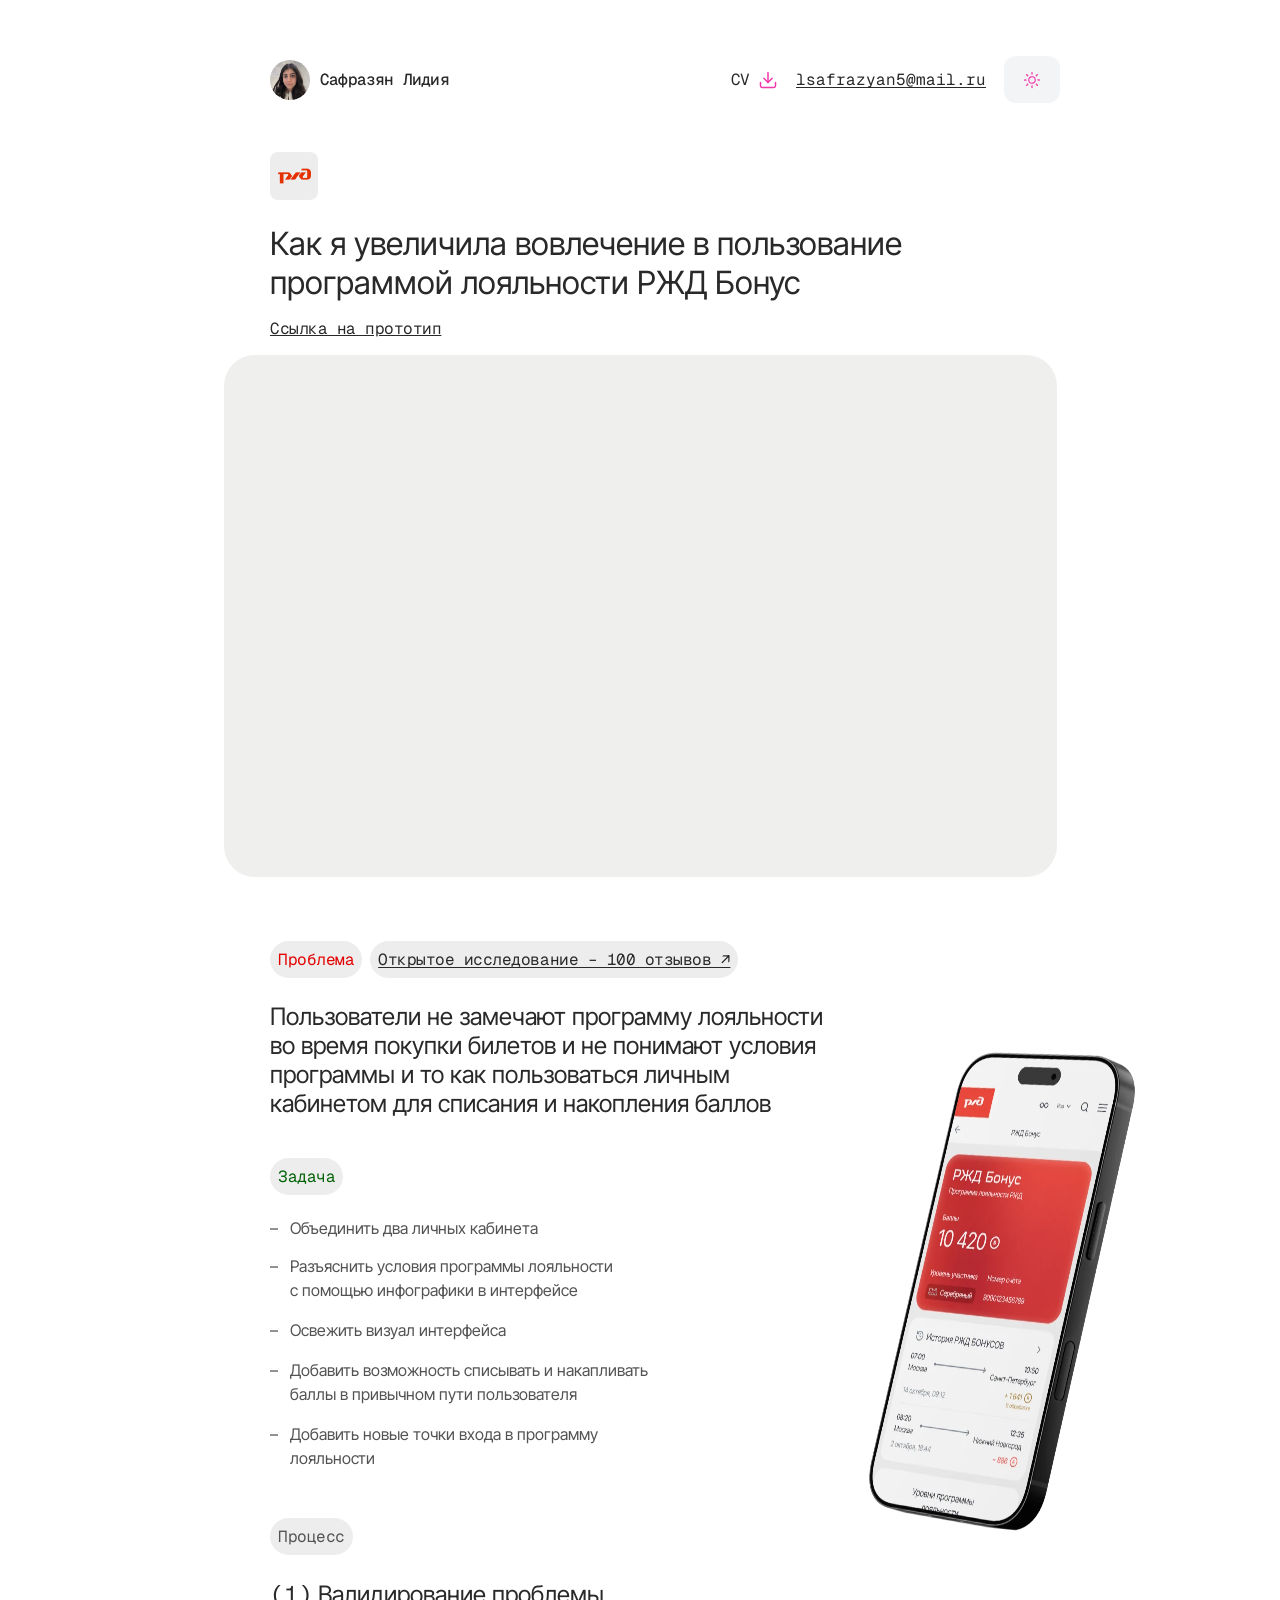
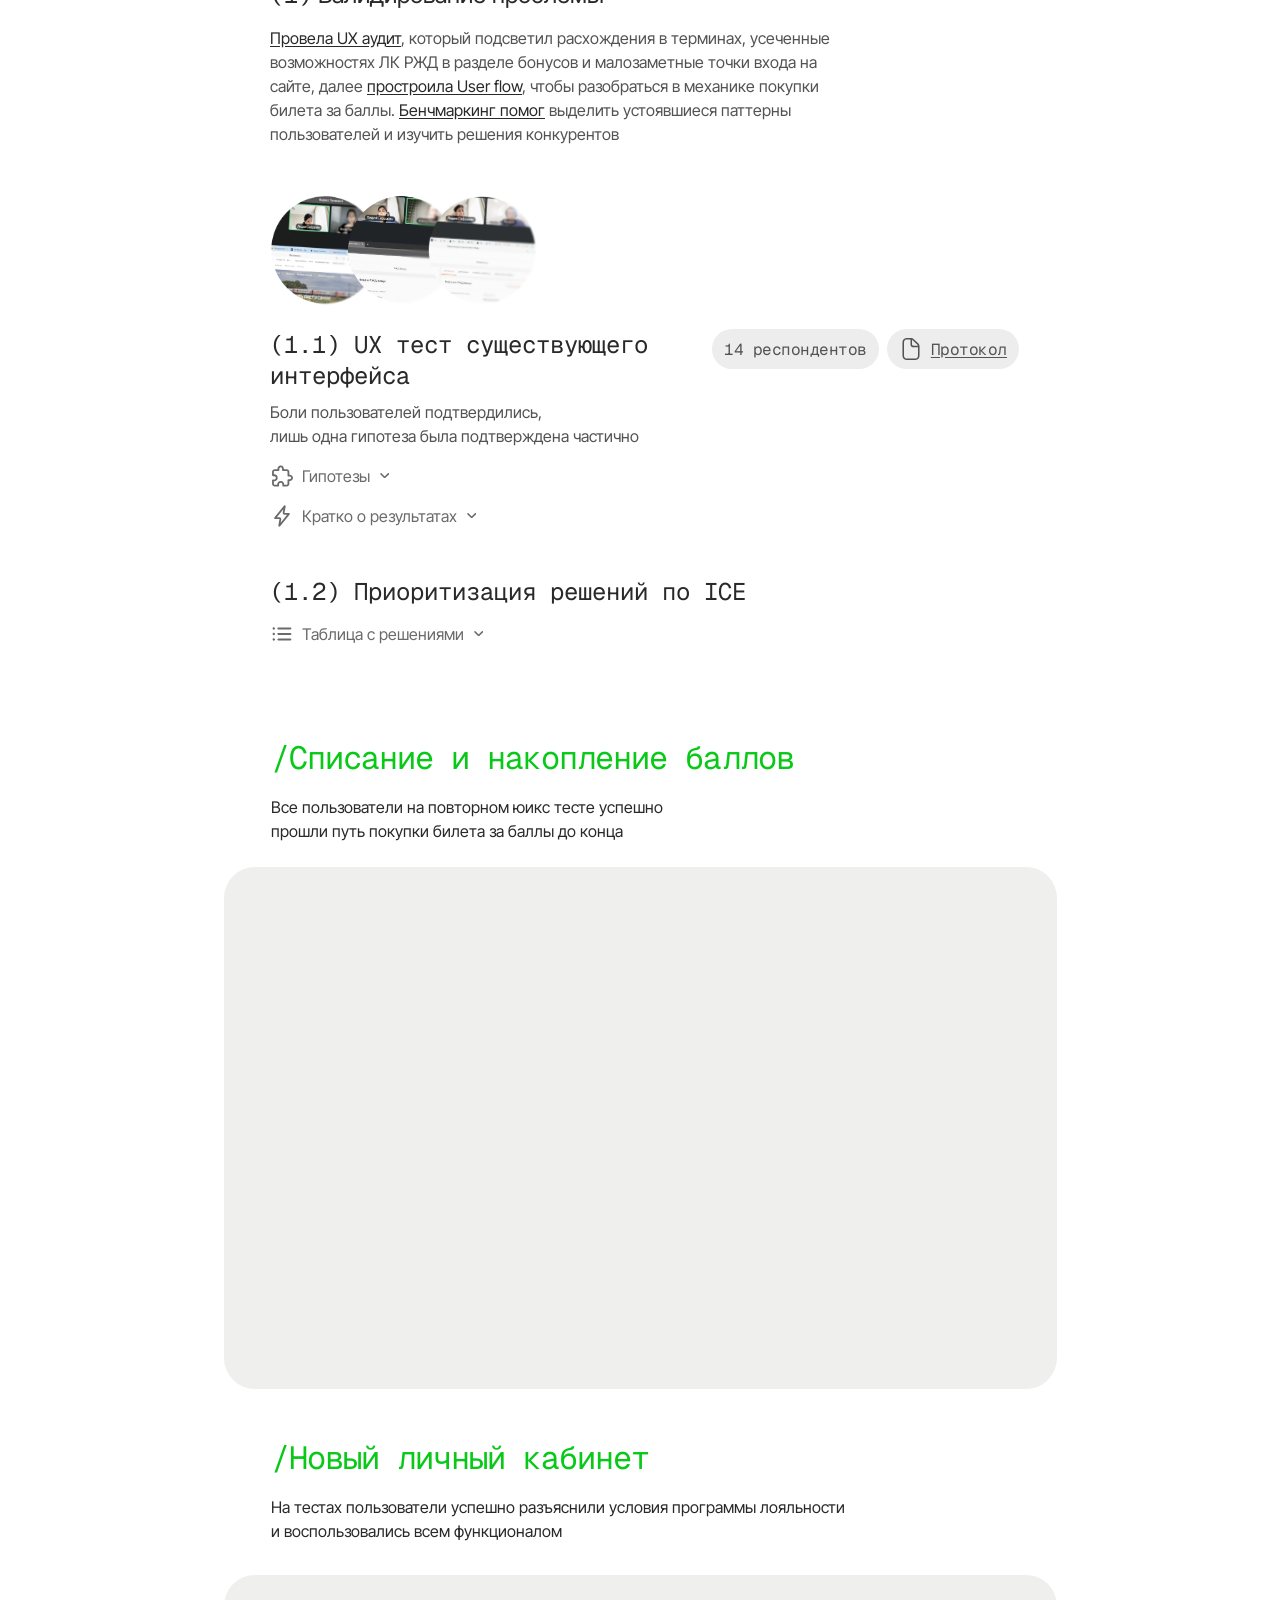
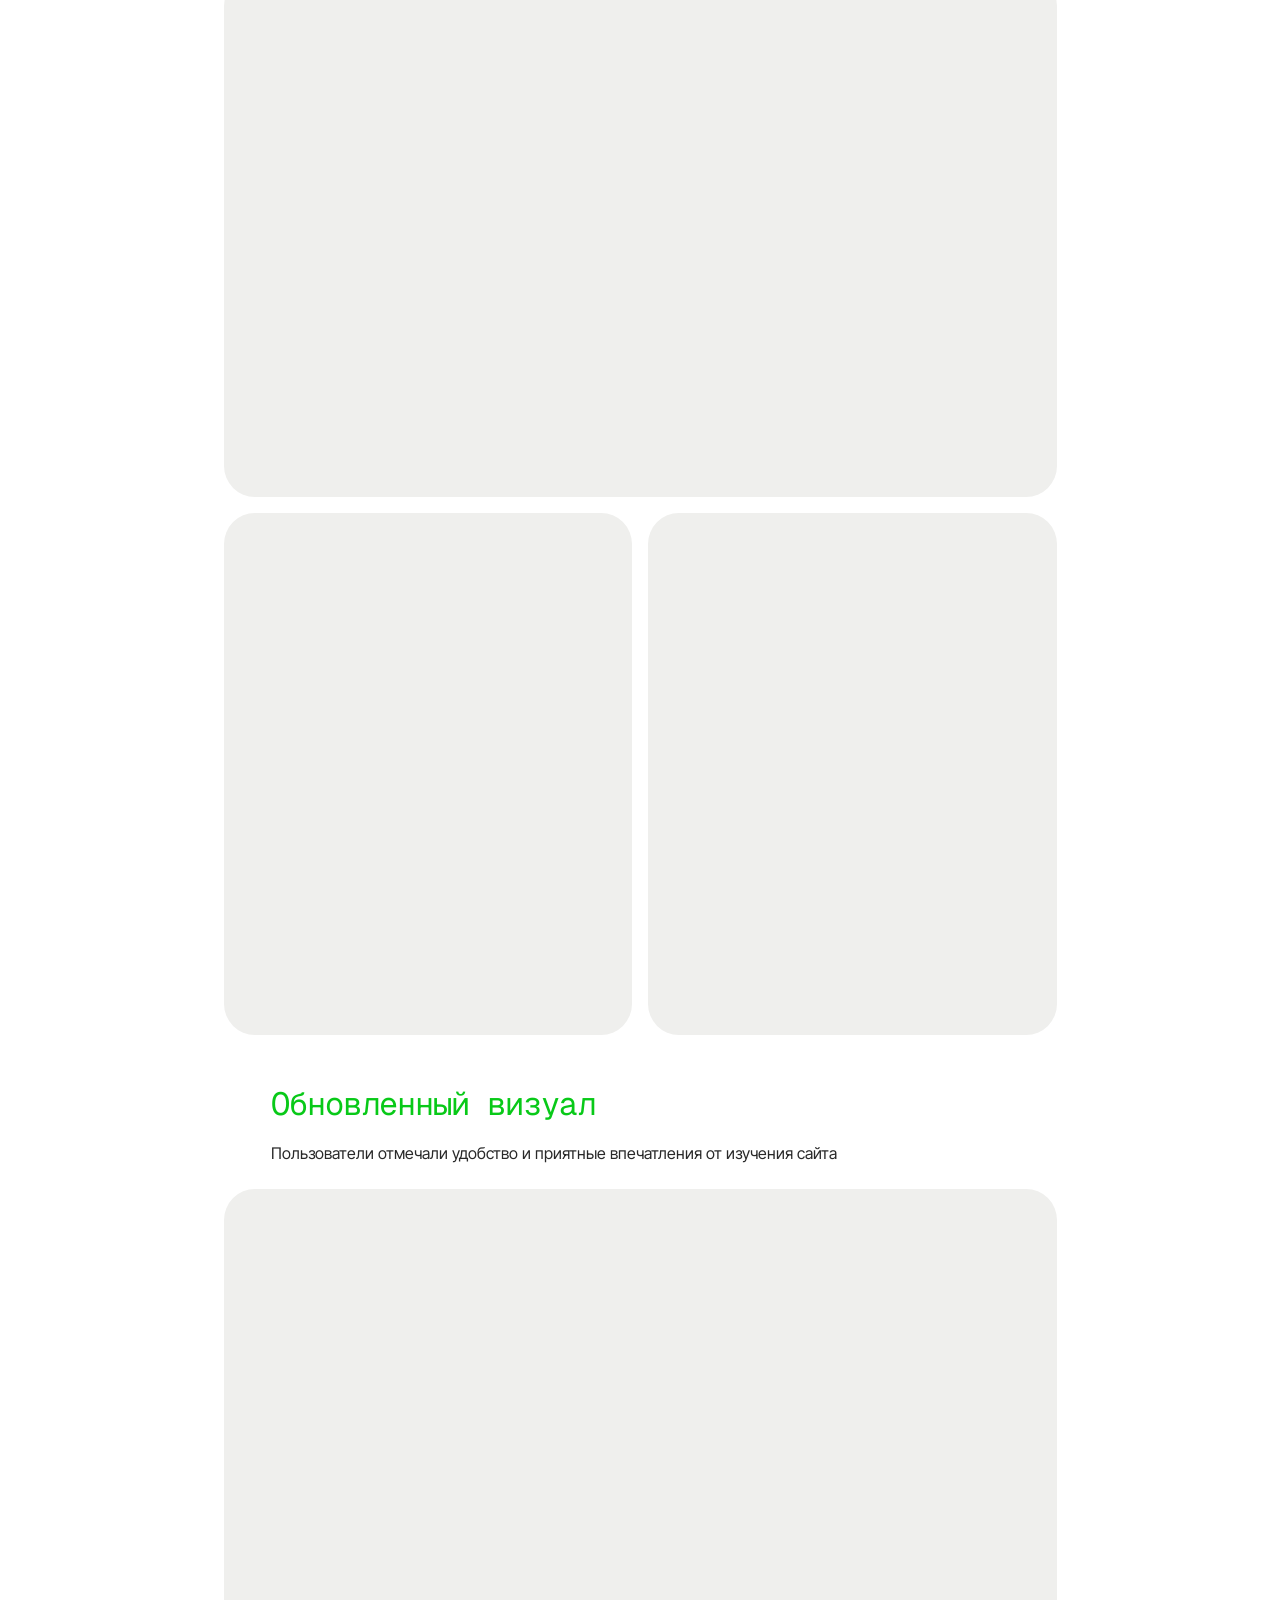
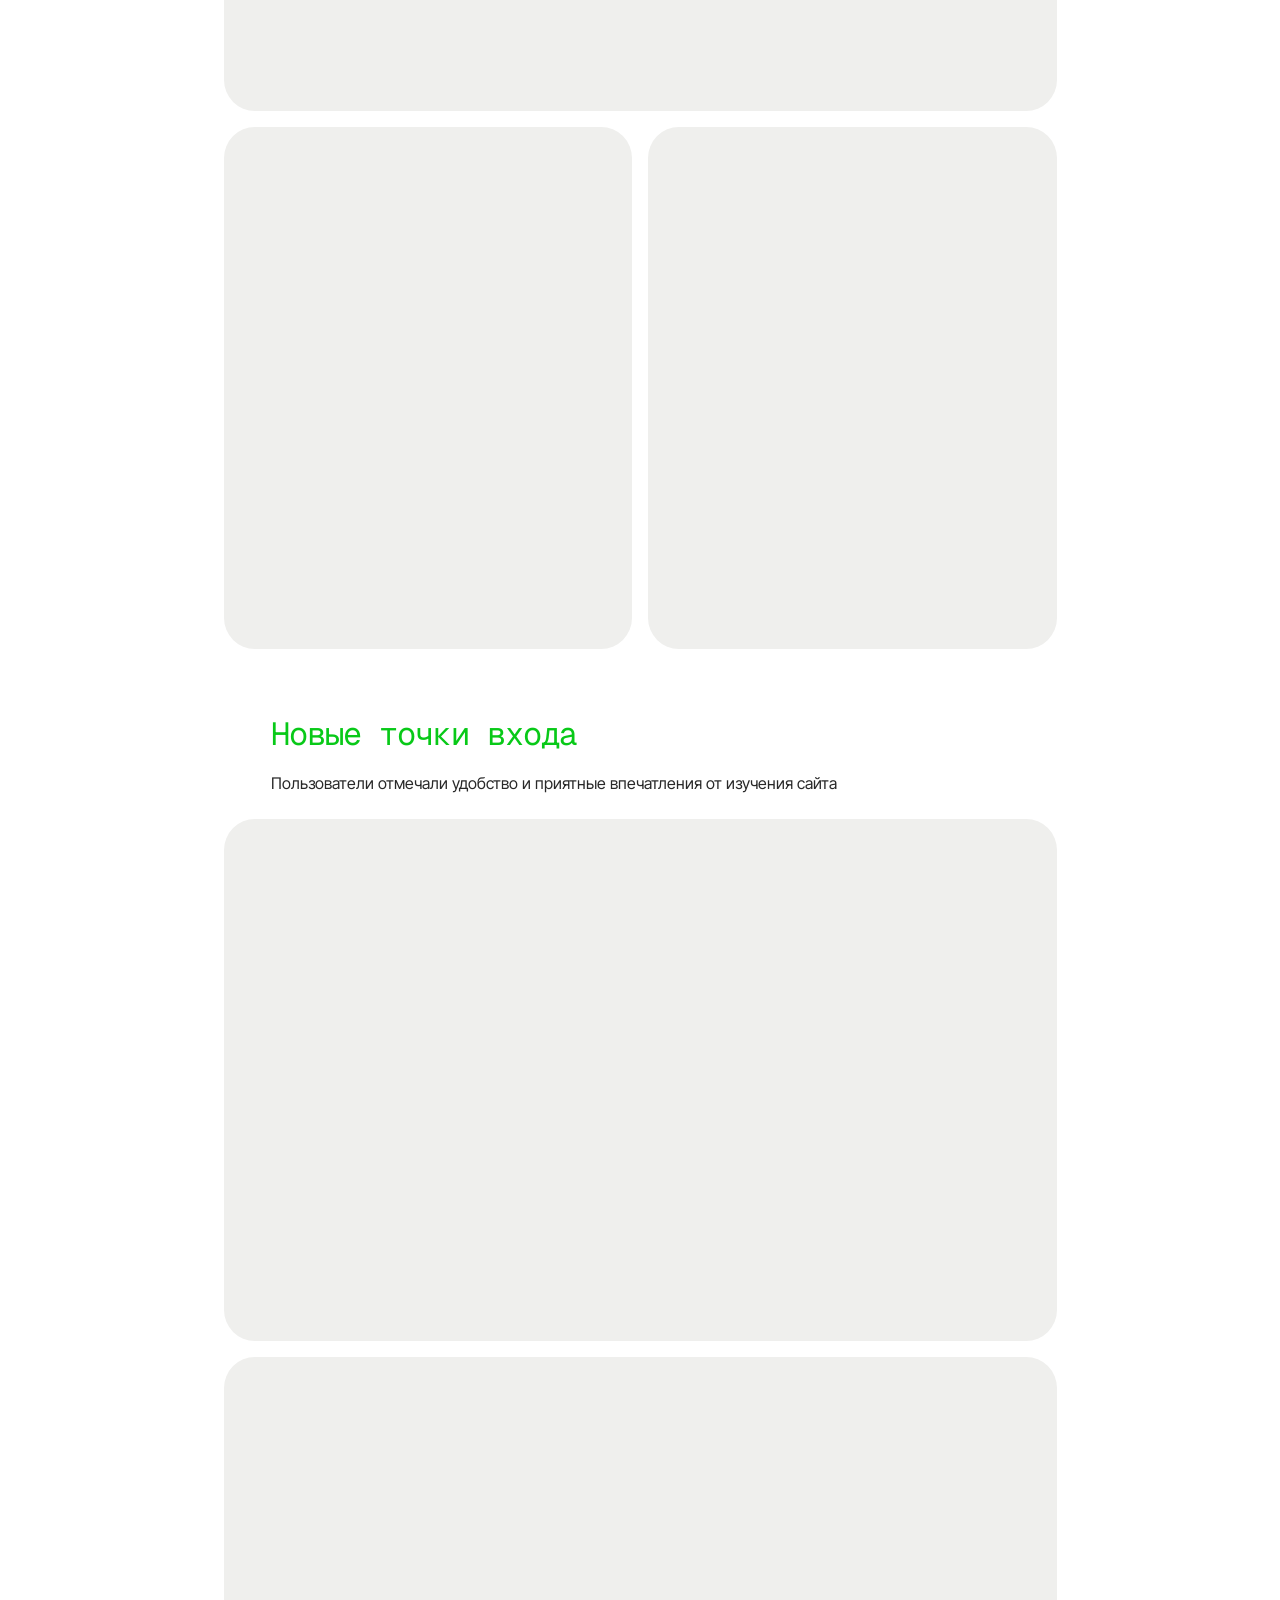
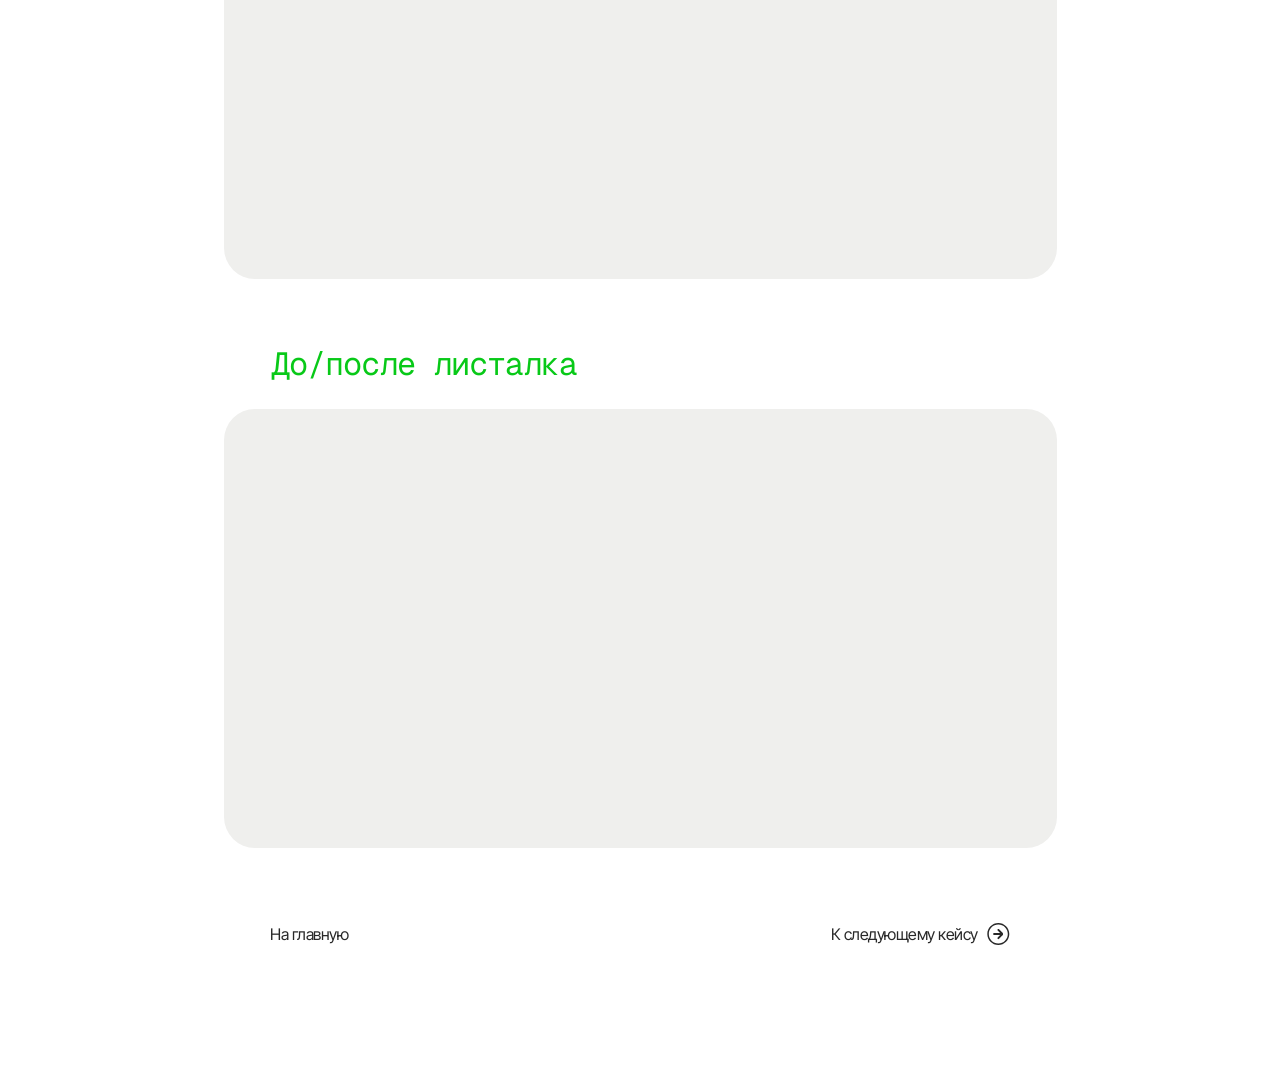
<file: case/rzd-bonus.html>
<!doctype html>
<html lang="ru">
<head>
  <meta charset="utf-8">
  <meta name="viewport" content="width=device-width, initial-scale=1">
  <title>Как я увеличила вовлечение в пользование программой лояльности РЖД Бонус — Сафразян Лидия</title>
  <meta name="description" content="Редизайн программы лояльности РЖД Бонус: исследование, гипотезы и решения.">
  <link rel="stylesheet" href="../css/home-fonts.css">
  <link rel="stylesheet" href="../css/rzd-case-20261120.css?v=20261120-name16">
  <link rel="stylesheet" href="../css/home-controls.css?v=20261120-padding">
</head>
<body class="rzd-case">
  <header class="case-header">
    <nav aria-label="Основная навигация">
      <a class="case-home-link" href="../index.html" aria-label="Сафразян Лидия — на главную"><img src="../assets/home-20261120/avatar-no-lamp.webp" width="40" height="40" alt=""><span>Сафразян Лидия</span></a>
      <a class="case-cv resume-link--download" href="../assets/lidia-safrazyan-resume.pdf" download="Лидия-Сафразян-резюме.pdf" aria-label="Скачать резюме"><p class="layout-39">CV</p><span class="home-download" aria-hidden="true"><svg class="resume-download-icon" width="20" height="20" viewBox="0 0 24 24" fill="none" stroke="currentColor" stroke-width="1.8" stroke-linecap="round" stroke-linejoin="round" aria-hidden="true"><g class="resume-download-arrow"><path d="M12 3v12"></path><path d="m7 10 5 5 5-5"></path></g><path class="resume-download-tray" d="M21 15v4a2 2 0 0 1-2 2H5a2 2 0 0 1-2-2v-4"></path></svg></span></a>

      <a class="case-email" href="mailto:lsafrazyan5@mail.ru">lsafrazyan5@mail.ru</a>
      <button class="theme-toggle" type="button" id="theme-toggle" aria-label="Включить тёмную тему" aria-pressed="false"><span class="theme-icon" aria-hidden="true"><svg class="theme-glyph theme-sun" data-icon="sf:sun.max" aria-hidden="true" width="24" height="24" viewBox="0 0 640 640" fill="currentColor"><path fill-rule="evenodd" d="M311.31,579.47 C308.14,577.89 305.15,575.38 303.36,572.80 L300.50,568.67 L300.21,536.37 C299.94,506.04 300.04,503.84 301.86,500.29 C308.44,487.45 326.03,484.79 335.70,495.17 C340.70,500.53 341.00,502.77 341.00,535.35 C341.00,568.87 340.84,569.92 334.83,575.70 C327.91,582.35 319.72,583.66 311.31,579.47 Z M140.49,509.14 C129.76,504.26 125.20,491.25 130.57,480.86 C132.84,476.47 173.53,436.77 177.81,434.78 C184.52,431.64 194.38,432.92 200.01,437.66 C206.57,443.18 208.90,453.51 205.45,461.78 C203.34,466.84 163.91,506.57 158.50,509.09 C153.41,511.46 145.66,511.48 140.49,509.14 Z M482.50,509.58 C480.85,508.84 469.55,498.17 457.39,485.86 C436.47,464.71 435.21,463.22 434.05,458.30 C430.68,444.00 442.27,431.58 457.32,433.35 C459.97,433.67 463.57,434.81 465.32,435.90 C467.07,436.98 478.01,447.46 489.63,459.19 C509.87,479.61 510.80,480.72 511.86,485.72 C514.12,496.40 509.56,505.36 499.78,509.45 C495.25,511.34 486.57,511.40 482.50,509.58 Z M300.74,441.44 C274.75,437.40 252.93,426.01 232.93,406.05 C210.49,383.65 198.91,357.47 197.29,325.50 C195.95,298.95 204.62,269.45 219.91,248.50 C235.27,227.46 258.59,210.37 282.50,202.64 C305.98,195.05 334.68,195.06 358.87,202.68 C387.65,211.74 415.57,235.38 429.81,262.75 C449.93,301.43 448.04,348.31 424.84,385.69 C418.31,396.23 402.57,412.68 391.50,420.57 C365.75,438.90 332.92,446.45 300.74,441.44 Z M342.57,403.15 C358.98,398.88 371.36,391.62 382.90,379.47 C399.27,362.24 407.00,343.16 407.00,320.00 C407.00,296.70 398.36,275.81 381.82,259.12 C368.74,245.92 353.16,237.95 334.56,234.95 C325.23,233.44 306.81,234.21 298.56,236.46 C269.42,244.38 248.07,264.47 237.84,293.58 C235.13,301.28 234.63,304.26 234.21,315.38 C233.46,335.19 236.67,348.42 246.08,364.24 C250.68,371.99 261.74,384.17 269.04,389.53 C278.72,396.64 295.32,403.30 308.50,405.36 C315.45,406.44 334.67,405.20 342.57,403.15 Z M74.34,340.04 C62.75,337.28 55.86,325.67 58.96,314.15 C60.45,308.61 67.04,301.90 72.62,300.23 C77.95,298.64 130.21,298.52 136.44,300.09 C141.81,301.44 147.44,305.98 150.03,311.06 C153.93,318.70 151.69,329.72 145.09,335.27 C139.06,340.35 134.29,341.01 104.57,340.90 C89.68,340.84 76.08,340.46 74.34,340.04 Z M503.22,339.11 C494.10,335.96 489.00,329.14 489.00,320.10 C489.00,313.74 490.06,311.04 494.50,306.13 C500.51,299.48 503.27,299.00 535.24,299.00 C553.17,299.00 564.77,299.42 567.75,300.17 C576.10,302.27 583.02,311.55 582.99,320.62 C582.98,325.01 578.62,333.42 575.04,335.97 C568.73,340.47 564.49,341.00 535.59,340.97 C512.02,340.94 507.81,340.70 503.22,339.11 Z M177.50,205.08 C172.49,202.74 131.56,161.76 129.98,157.50 C128.53,153.63 128.54,145.34 129.99,141.50 C133.92,131.12 148.71,125.69 158.79,130.93 C163.36,133.31 203.19,173.28 205.40,177.70 C207.55,182.00 207.40,190.53 205.09,195.62 C200.74,205.20 187.47,209.75 177.50,205.08 Z M446.00,205.41 C436.75,201.41 431.75,191.50 434.04,181.70 C435.18,176.78 436.40,175.34 456.87,154.67 C468.77,142.67 480.17,131.98 482.21,130.92 C486.67,128.61 495.27,128.37 500.13,130.42 C503.63,131.90 509.03,137.03 510.75,140.50 C512.81,144.67 513.12,150.09 511.59,155.30 C510.19,160.06 508.22,162.34 488.28,182.21 C474.22,196.23 465.18,204.47 462.78,205.46 C458.10,207.40 450.55,207.38 446.00,205.41 Z M312.50,149.62 C306.68,146.88 303.70,143.93 301.55,138.77 C300.26,135.70 300.00,129.79 300.00,104.19 C300.00,73.80 300.04,73.25 302.33,68.91 C303.61,66.48 306.57,63.15 308.91,61.50 C312.71,58.83 313.97,58.50 320.50,58.50 C327.03,58.50 328.29,58.83 332.09,61.50 C334.43,63.15 337.41,66.52 338.71,68.98 C341.08,73.46 341.08,73.47 340.79,105.65 L340.50,137.83 L337.49,142.17 C334.11,147.05 325.57,152.01 320.57,151.99 C318.88,151.98 315.25,150.92 312.50,149.62 Z"></path></svg><svg class="theme-glyph theme-moon" data-icon="sf:moon" data-source="SF-Pro-Regular" aria-hidden="true" width="24" height="24" viewBox="0 0 24 24" fill="currentColor"><path transform="translate(0.953780 26.598318) scale(0.021126 -0.021126)" d="M543 265Q421 265 320.0 324.5Q219 384 159.5 484.5Q100 585 100 707Q100 796 133.0 875.0Q166 954 225.5 1015.5Q285 1077 366 1112Q390 1123 404.5 1110.0Q419 1097 409 1070Q399 1044 392.0 1006.5Q385 969 385 936Q385 748 488.0 644.5Q591 541 779 541Q810 541 845.0 546.5Q880 552 904 560Q926 567 939.0 553.0Q952 539 940 515Q890 411 785.0 338.0Q680 265 543 265Z"></path></svg></span></button>
    </nav>
  </header>
  <main id="top">
    <section class="case-intro case-copy">
      <div class="case-brand"><img src="../assets/rzd-20261120/imgImage94.webp" width="33" height="16" alt="РЖД"></div>
      <h1>Как я увеличила вовлечение в пользование программой лояльности РЖД Бонус</h1>
      <a class="prototype-link" href="https://lsafrazyan6-svg.github.io/rzd-bonus/" target="_blank" rel="noopener noreferrer">Ссылка на прототип</a>
    </section>
    <div class="case-media case-hero"><div class="case-placeholder " data-figma-node="194:1419" aria-hidden="true"></div></div>
    <section class="problem-layout case-copy" id="problem-validation">
      <div class="problem-copy">
        <div class="case-labels"><h2 class="case-pill case-pill--problem">Проблема</h2><a class="case-pill case-pill--research" href="https://s.craft.me/gagEYttrpfQ3yN" target="_blank" rel="noopener noreferrer" data-replace-with-figma>Открытое исследование – 100 отзывов ↗</a></div>
        <p class="problem-statement">Пользователи не замечают программу лояльности во время покупки билетов и не понимают условия программы и то как пользоваться личным кабинетом для списания и накопления баллов</p>
        <div class="task-block">
          <h2 class="case-pill case-pill--task">Задача</h2>
          <ul class="task-list">
            <li>Объединить два личных кабинета</li>
            <li>Разъяснить условия программы лояльности<br>с помощью инфографики в интерфейсе</li>
            <li>Освежить визуал интерфейса</li>
            <li>Добавить возможность списывать и накапливать баллы в привычном пути пользователя</li>
            <li>Добавить новые точки входа в программу лояльности</li>
          </ul>
        </div>
      </div>
      <div class="problem-phone"><img src="../assets/rzd-20261120/imgPsd011.webp" width="281" height="499" alt="Исходный интерфейс РЖД Бонус на телефоне" decoding="async"></div>
    </section>
    <section class="process-block case-copy" id="process">
      <h2 class="case-pill">Процесс</h2>
      <h3 class="process-title"><span>(1)</span> Валидирование проблемы</h3>
      <p class="process-description"><a href="rzd-materials.html#ux-audit">Провела UX аудит</a>, который подсветил расхождения в терминах, усеченные возможностях ЛК РЖД в разделе бонусов и малозаметные точки входа на сайте, далее <a href="rzd-materials.html#user-flow">простроила User flow</a>, чтобы разобраться в механике покупки билета за баллы. <a href="rzd-materials.html#benchmarking">Бенчмаркинг помог</a> выделить устоявшиеся паттерны пользователей и изучить решения конкурентов</p>
    </section>
    <section class="research-block case-copy" id="usability-test">
      <div class="research-avatars" aria-hidden="true"><img src="../assets/rzd-20261120/imgImage200.webp" width="110" height="110" alt=""><img src="../assets/rzd-20261120/imgImage201.webp" width="111" height="111" alt=""><img src="../assets/rzd-20261120/imgImage202.webp" width="110" height="110" alt=""></div>
      <div class="research-row">
        <div class="research-body">
          <h3>(1.1) UX тест существующего интерфейса</h3>
          <p class="research-description">Боли пользователей подтвердились,<br>лишь одна гипотеза была подтверждена частично</p>
          <div class="research-disclosures">
            <details class="case-disclosure" id="hypotheses"><summary><img class="case-icon " src="../assets/rzd-20261120/imgExtensionPuzzle.svg" width="24" height="24" alt="" aria-hidden="true"><span>Гипотезы</span><img class="case-icon case-chevron" src="../assets/rzd-20261120/imgVector.svg" width="24" height="24" alt="" aria-hidden="true"></summary><div class="disclosure-content hypothesis-content"><ol class="measure test-hypotheses"><li>Пользователи ждут, что функции, относящиеся к программе лояльности, будут находиться в личном кабинете на сайте РЖД (не на отдельном сайте РЖД Бонус)</li><li>Пользователи не замечают дропдаун «РЖД БОНУС» при оформлении билета</li><li>Пользователи не понимают различие между премиальными и квалификационными баллами</li><li>Пользователю не понятно, как начисляются баллы, и он не предполагает, что для начисления нужны дополнительные действия</li></ol></div></details>
            <details class="case-disclosure" id="results"><summary><img class="case-icon " src="../assets/rzd-20261120/imgFlash.svg" width="24" height="24" alt="" aria-hidden="true"><span>Кратко о результатах</span><img class="case-icon case-chevron" src="../assets/rzd-20261120/imgVector.svg" width="24" height="24" alt="" aria-hidden="true"></summary><div class="disclosure-content result-content"><div class="results-grid"><div class="results-column"><article class="result-card result-card--yes"><p class="result-count">12/14</p><p class="result-status">Гипотеза подтвердилась</p><p class="result-description">Подумали, что весь функционал связанный с программой лояльности находится в личном кабинете РЖД и не посчитали деление на 2 ЛК логичным</p></article><article class="result-card result-card--yes"><p class="result-count">9/14</p><p class="result-status">Гипотеза подтвердилась</p><p class="result-description">Не поняли, как начисляются баллы, посчитали, что это происходит автоматически. Другие ответили, что обратились бы в поддержку</p></article></div><div class="results-column"><article class="result-card result-card--partial"><p class="result-count">5/14</p><p class="result-status">Гипотеза подтвердилась частично</p><p class="result-description">Не заметили дропдаун РЖД Бонус, остальные заметили, но не прочитали/не поняли условий</p></article><article class="result-card result-card--none"><p class="result-count">8/14</p><p class="result-description">Сказали, что не стали бы пользоваться программой лояльности</p></article></div><div class="results-column"><article class="result-card result-card--yes"><p class="result-count">10/14</p><p class="result-status">Гипотеза подтвердилась</p><p class="result-description">Не смогли объяснить разницу между типами баллов</p></article></div></div></div></details>
          </div>
        </div>
        <div class="research-links"><span class="case-pill">14 респондентов</span><a class="case-pill" href="rzd-materials.html#usability-test"><img class="case-icon " src="../assets/rzd-20261120/imgFileClear.svg" width="24" height="24" alt="" aria-hidden="true"><span class="underlined">Протокол</span></a></div>
      </div>
    </section>
    <section class="ice-block case-copy" id="decisions">
      <h3>(1.2) Приоритизация решений по ICE</h3>
      <details class="case-disclosure" id="ice"><summary><img class="case-icon " src="../assets/rzd-20261120/imgList.svg" width="24" height="24" alt="" aria-hidden="true"><span>Таблица с решениями</span><img class="case-icon case-chevron" src="../assets/rzd-20261120/imgVector.svg" width="24" height="24" alt="" aria-hidden="true"></summary><div class="disclosure-content ice-content"><div class="table-wrap ice"><table><thead><tr><th scope="col">Гипотеза</th><th scope="col">Impact</th><th scope="col">Confidence</th><th scope="col">Ease</th><th scope="col">ICE Score</th></tr></thead><tbody><tr><td><p>Если сделать баннер о программе лояльности в результатах поиска заметнее и понятнее объяснить в нём выгоду, то вовлечённость пользователей в программу вырастет.</p></td><td class="num" data-label="Impact"><p>10</p></td><td class="num" data-label="Confidence"><p>10</p></td><td class="num" data-label="Ease"><p>7</p></td><td class="num" data-label="ICE"><p>700</p></td></tr><tr><td><p>Если сделать РЖД БОНУС частью личного кабинета РЖД, вынести баланс баллов в хедер, то пользователи будут находить программу без подсказки.</p></td><td class="num" data-label="Impact"><p>10</p></td><td class="num" data-label="Confidence"><p>10</p></td><td class="num" data-label="Ease"><p>5</p></td><td class="num" data-label="ICE"><p>500</p></td></tr><tr><td><p>Если показывать будущее начисление баллов на экране успешной покупки и отражать его в истории со статусом «в обработке», то пользователи смогут чётко объяснить, что происходит с их баллами после покупки.</p></td><td class="num" data-label="Impact"><p>6</p></td><td class="num" data-label="Confidence"><p>8</p></td><td class="num" data-label="Ease"><p>10</p></td><td class="num" data-label="ICE"><p>480</p></td></tr><tr><td><p>Если собрать в блок частых вопросов те вопросы, которые возникали у пользователей в исследовании, то они будут находить ответы о баллах самостоятельно и быстрее.</p></td><td class="num" data-label="Impact"><p>5</p></td><td class="num" data-label="Confidence"><p>8</p></td><td class="num" data-label="Ease"><p>10</p></td><td class="num" data-label="ICE"><p>400</p></td></tr><tr><td><p>Если переименовать типы баллов понятными словами, переработать их пиктограммы и поставить премиальные баллы первыми как более востребованные, объяснив туристические так же полно, то пользователи будут понимать разницу между типами баллов.</p></td><td class="num" data-label="Impact"><p>6</p></td><td class="num" data-label="Confidence"><p>7</p></td><td class="num" data-label="Ease"><p>8</p></td><td class="num" data-label="ICE"><p>336</p></td></tr><tr><td><p>Если перенести списание баллов на этап выбора способа оплаты, дать выбор «списать или накопить», то пользователи будут чаще применять баллы при покупке.</p></td><td class="num" data-label="Impact"><p>7</p></td><td class="num" data-label="Confidence"><p>7</p></td><td class="num" data-label="Ease"><p>6</p></td><td class="num" data-label="ICE"><p>294</p></td></tr></tbody></table></div></div></details>
    </section>
    <section class="solution solution--points" id="points">
      <div class="solution-copy"><h2>/Списание и накопление баллов</h2><p>Все пользователи на повторном юикс тесте успешно прошли путь покупки билета за баллы до конца</p></div>
      <div class="case-placeholder " data-figma-node="195:2292" aria-hidden="true"></div>
    </section>
    <section class="solution solution--account" id="account">
      <div class="solution-copy"><h2>/Новый личный кабинет</h2><p>На тестах пользователи успешно разъяснили условия программы лояльности и воспользовались всем функционалом</p></div>
      <div class="case-placeholder " data-figma-node="195:2275" aria-hidden="true"></div>
      <div class="case-media-pair"><div class="case-placeholder " data-figma-node="195:2329" aria-hidden="true"></div><div class="case-placeholder " data-figma-node="195:2330" aria-hidden="true"></div></div>
    </section>
    <section class="solution solution--visual" id="visual">
      <div class="solution-copy"><h2>Обновленный визуал</h2><p>Пользователи отмечали удобство и приятные впечатления от изучения сайта</p></div>
      <div class="case-placeholder " data-figma-node="195:2331" aria-hidden="true"></div>
      <div class="case-media-pair"><div class="case-placeholder " data-figma-node="195:2332" aria-hidden="true"></div><div class="case-placeholder " data-figma-node="195:2333" aria-hidden="true"></div></div>
    </section>
    <section class="solution solution--entries" id="entry-points">
      <div class="solution-copy"><h2>Новые точки входа</h2><p>Пользователи отмечали удобство и приятные впечатления от изучения сайта</p></div>
      <div class="case-placeholder " data-figma-node="195:2336" aria-hidden="true"></div>
      <div class="case-placeholder " data-figma-node="195:2337" aria-hidden="true"></div>
    </section>
    <section class="solution solution--comparison" id="compare">
      <div class="solution-copy"><h2>До/после листалка</h2></div>
      <div class="case-placeholder case-placeholder--comparison" data-figma-node="195:2504" aria-hidden="true"></div>
    </section>
  </main>
  <footer class="case-footer case-copy"><a href="../index.html">На главную</a><a href="alfa-bank.html">К следующему кейсу <img class="case-icon next-arrow" src="../assets/rzd-20261120/imgArrowUpCircle.svg" width="24" height="24" alt="" aria-hidden="true"></a></footer>
  <script src="../js/rzd-case-20261120.js?v=20261120"></script>
</body>
</html>
</file>
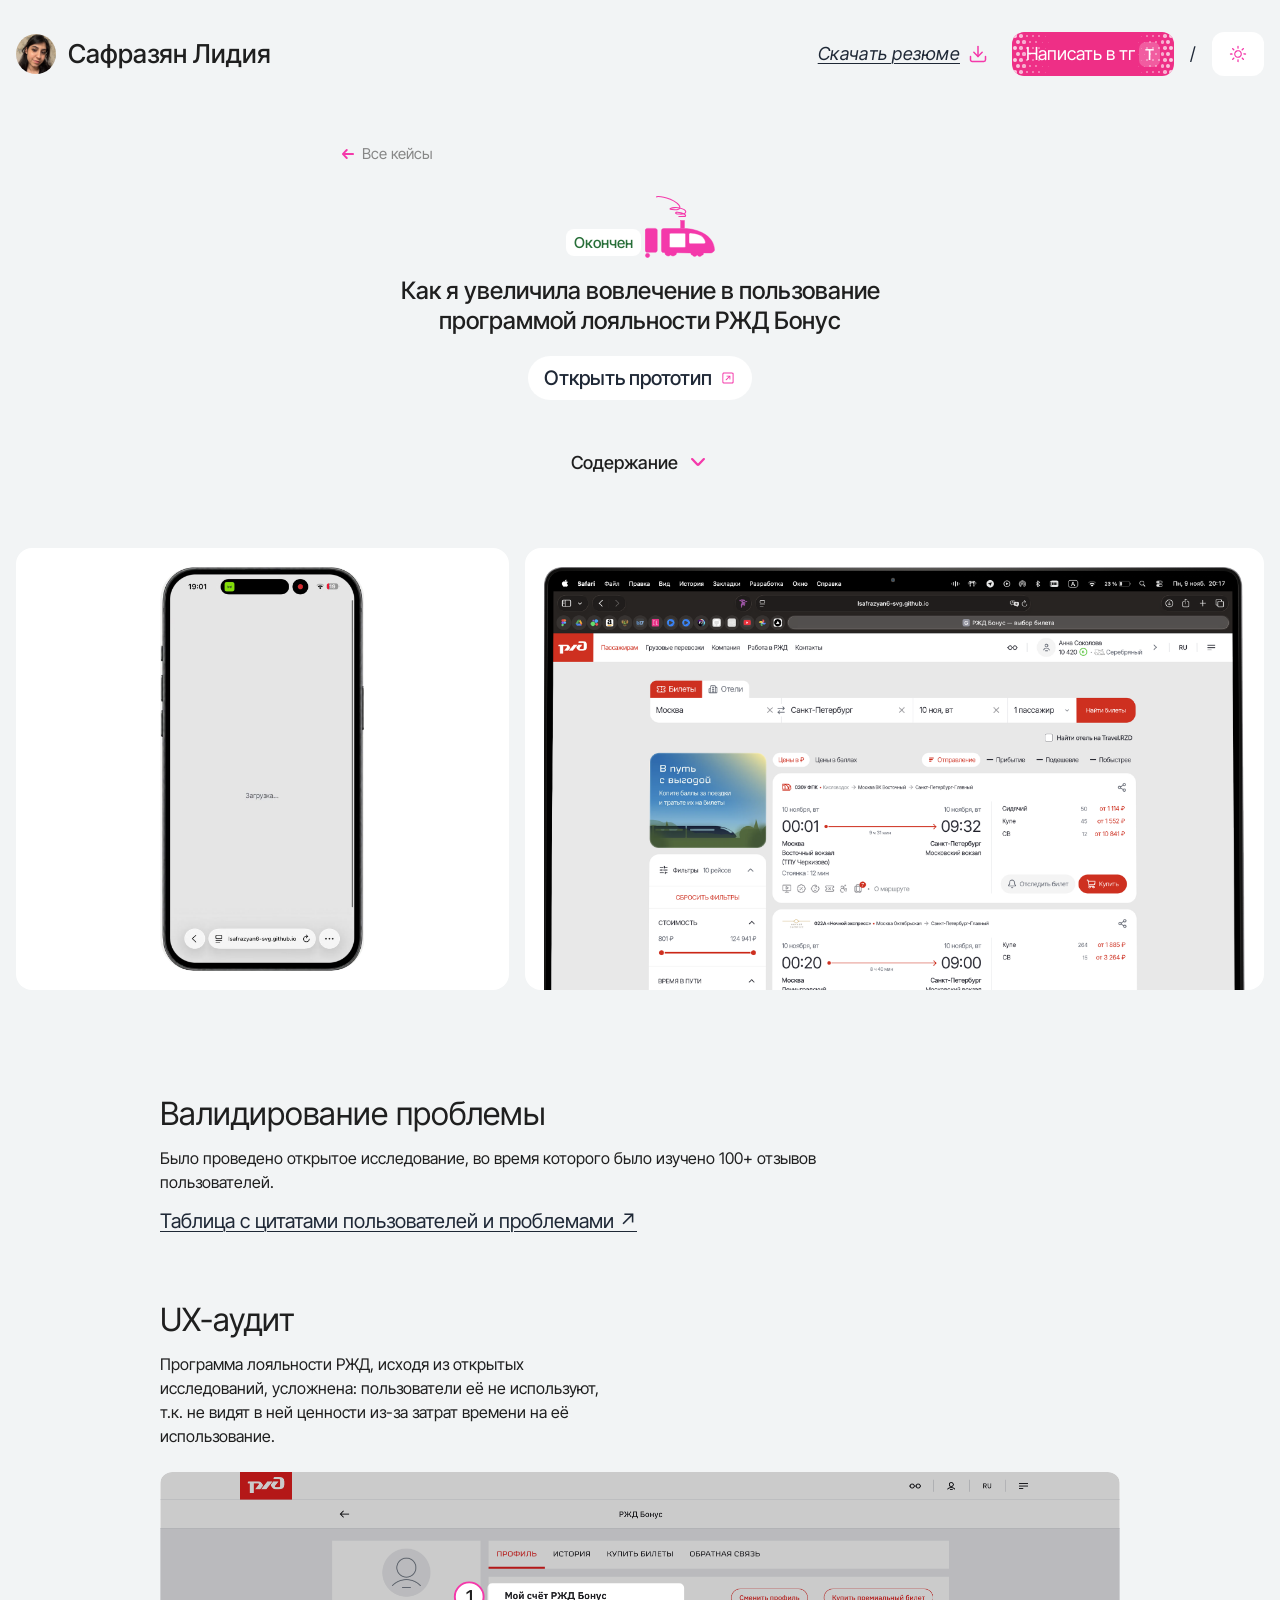
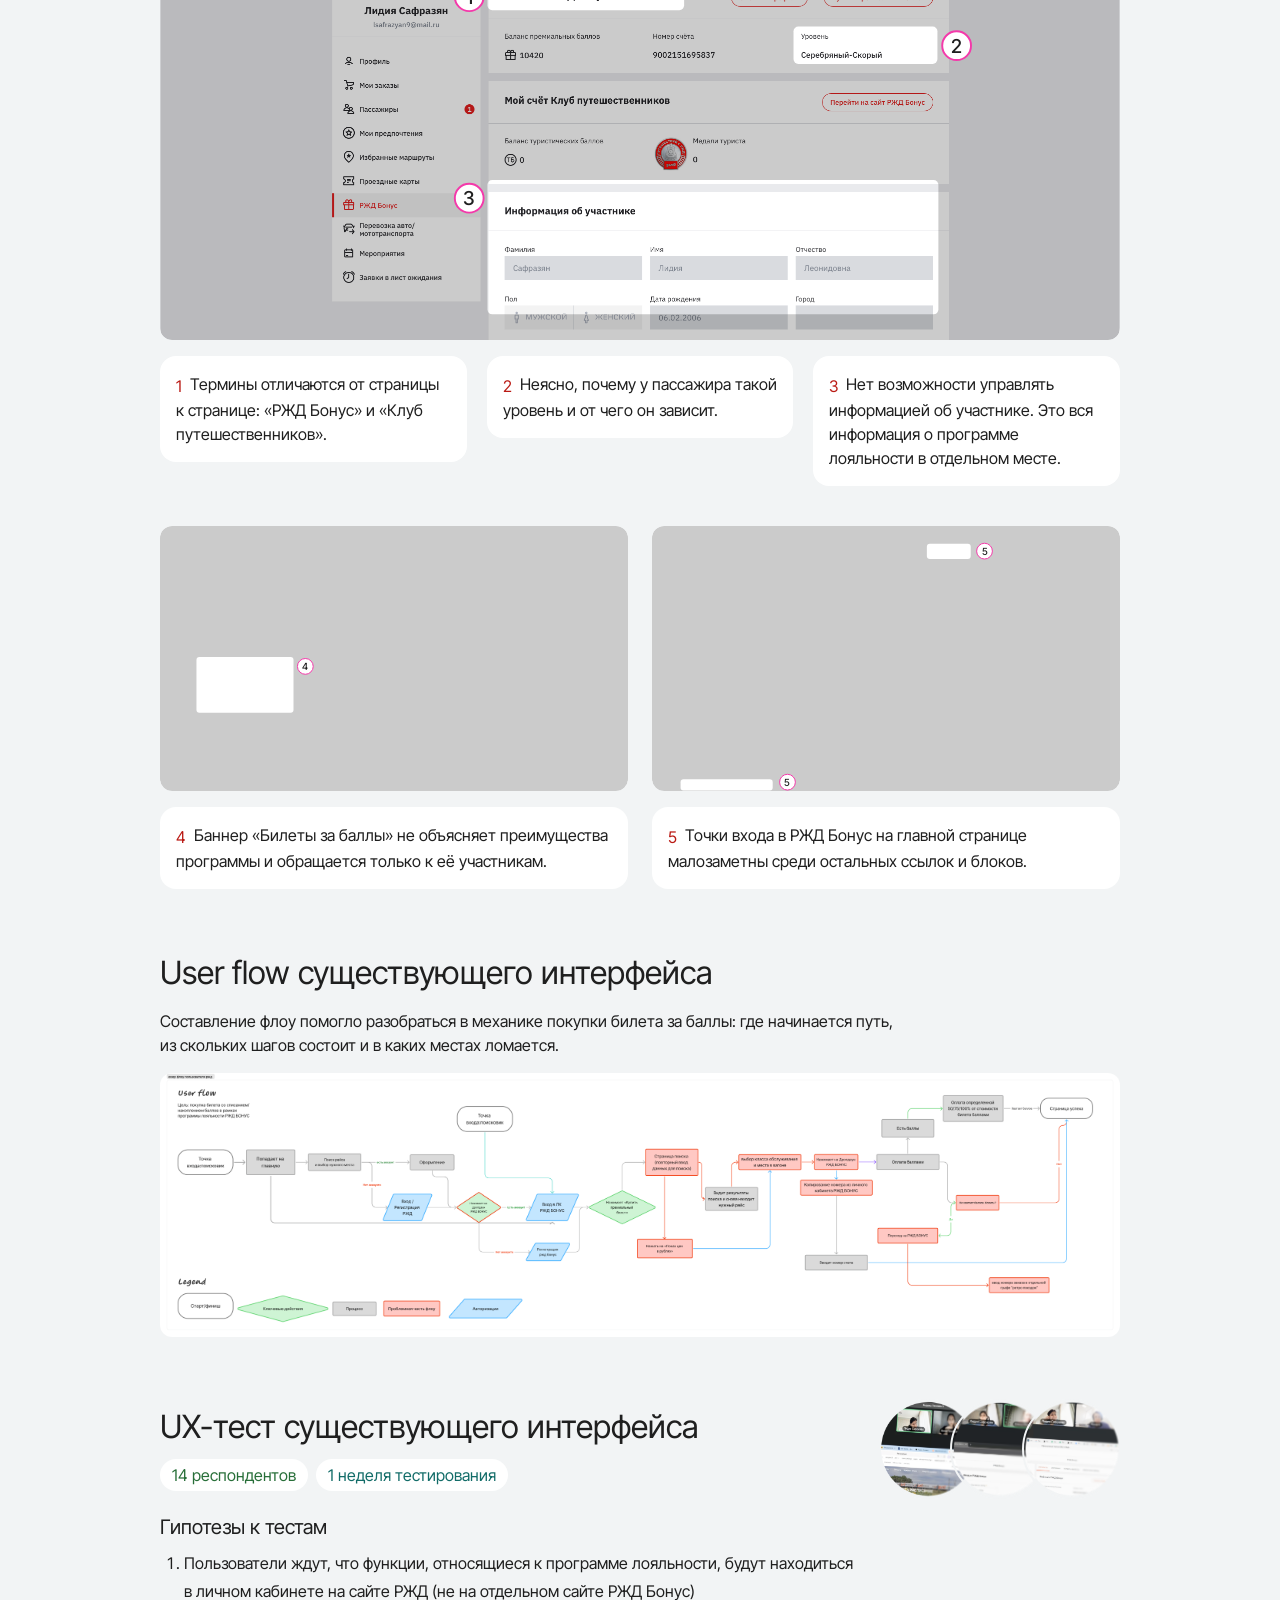
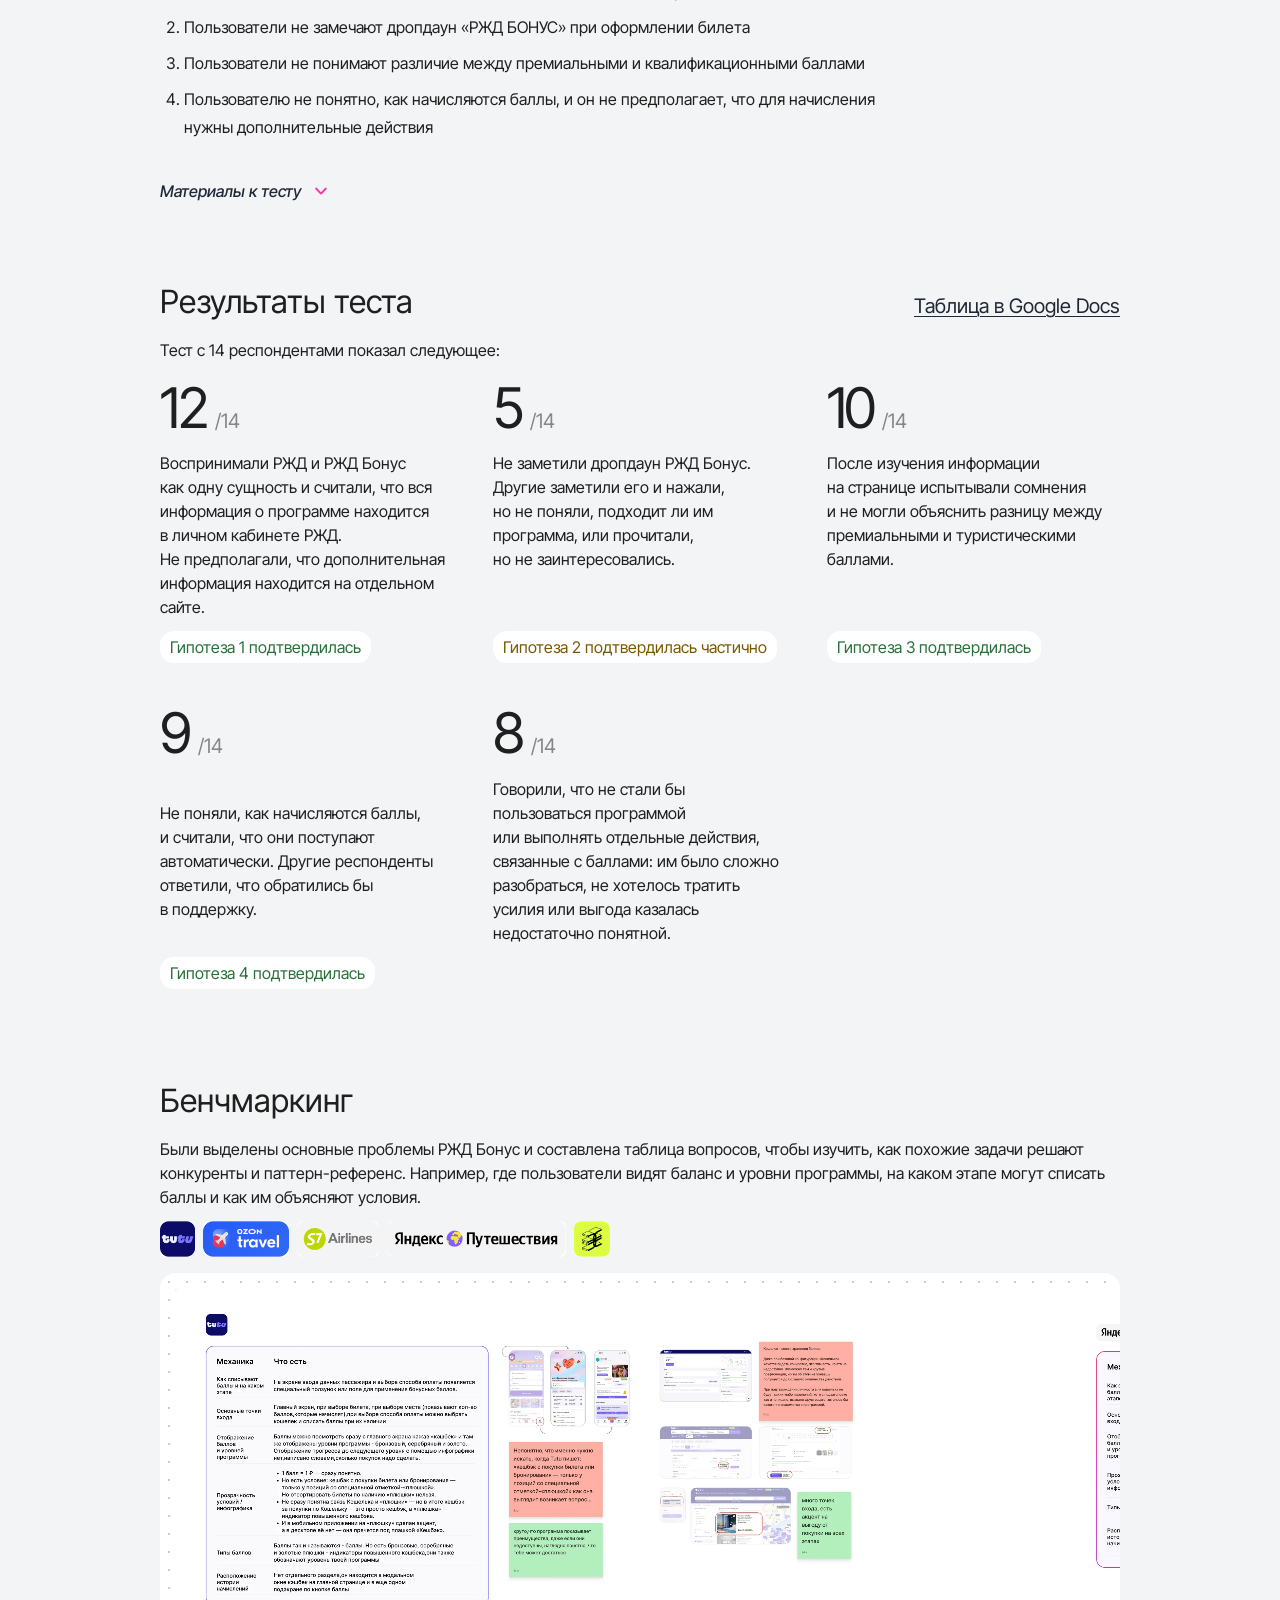
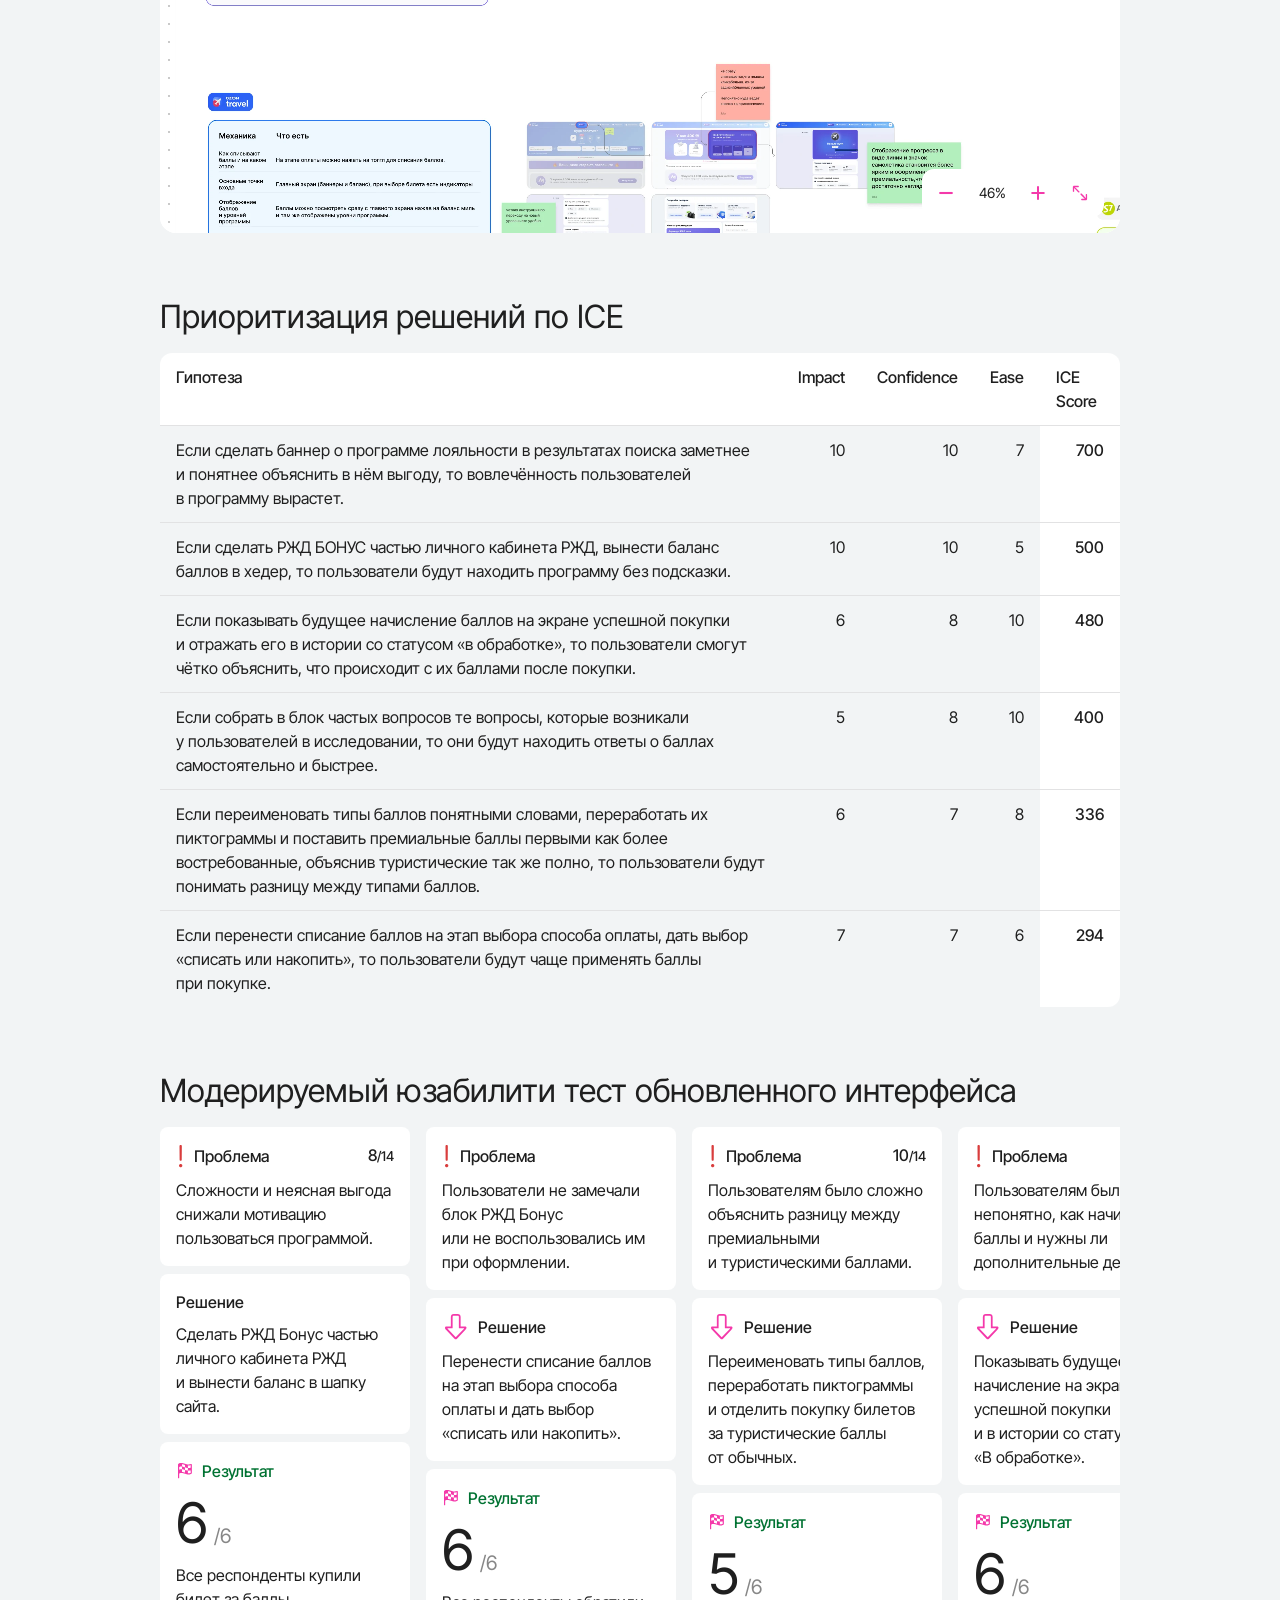
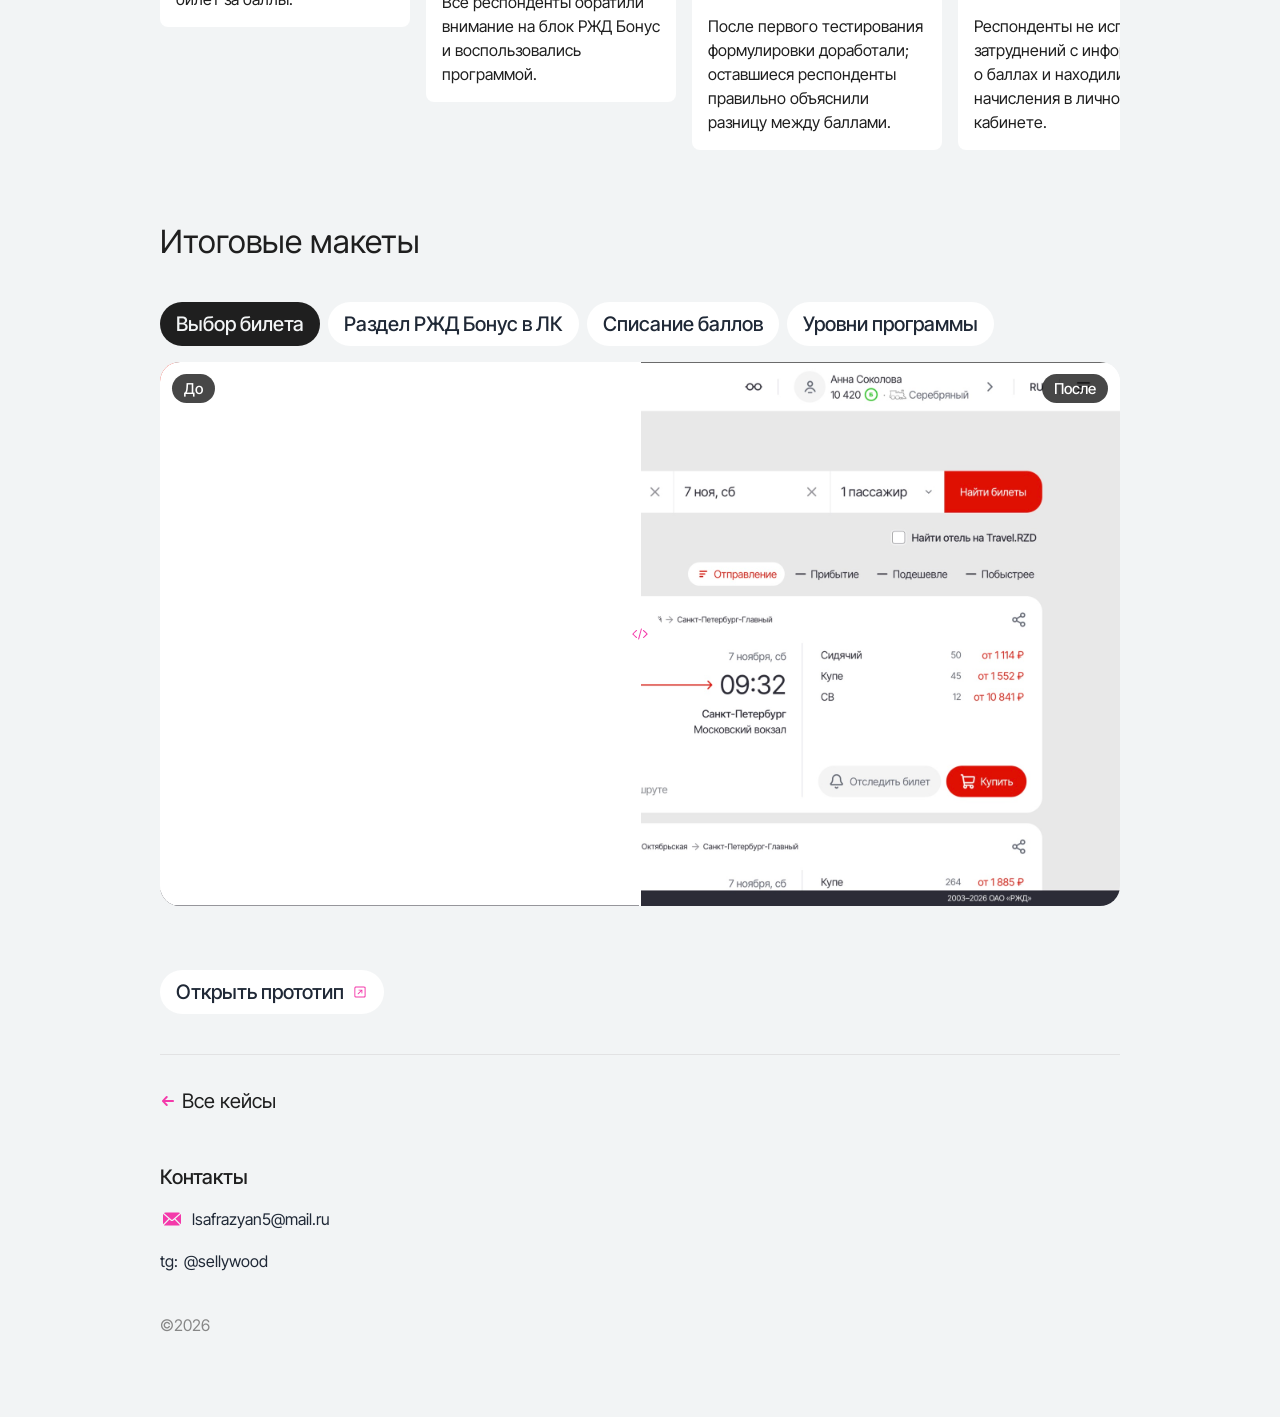
<file: case/rzd-materials.html>
<!doctype html>
<html lang="ru">
<head>
  <meta charset="utf-8">
  <meta name="viewport" content="width=device-width, initial-scale=1">
  <title>Материалы исследования РЖД Бонус — Сафразян Лидия</title>
  <meta name="description" content="Кейс: Как я увеличила вовлечение в пользование программой лояльности РЖД Бонус">
  <script>
    (() => {
      let theme = "light";
      try { if (localStorage.getItem("portfolio-theme") === "dark") theme = "dark"; } catch {}
      document.documentElement.dataset.theme = theme;
      document.documentElement.style.colorScheme = theme;
    })();
  </script>
  <link rel="preconnect" href="https://fonts.googleapis.com">
  <link rel="preconnect" href="https://fonts.gstatic.com" crossorigin>
  <link rel="stylesheet" href="../css/base.css?v=20261118-case-clean">
  <link rel="stylesheet" href="../css/case.css?v=20261118-release">
  <link rel="stylesheet" href="../css/tg-button.css?v=20261113-pink-restored">
  <style>.rzd-centered #compare .cmp-frame{aspect-ratio:2940/1666}.rzd-centered #compare .cmp-img{object-fit:contain;object-position:center top}</style>
  <style>.rzd-centered .article .test-hypotheses li { line-height: 28px; }</style>
  <style>.rzd-centered .test-materials > summary { padding-left: 0; } .rzd-centered .test-materials > summary .chev { order: 1; }</style>
<style>.retest-cards{display:grid;grid-template-columns:repeat(4,minmax(250px,1fr));gap:16px;overflow-x:auto;padding-bottom:8px}.retest-column{display:flex;flex-direction:column;gap:8px}.retest-box{padding:16px;border-radius:8px;display:flex;flex-direction:column;gap:8px}.retest-problem{background:#ffe8e8}.retest-solution{background:#e8ffeb}.retest-result{background:#f3f3f3}.retest-label{display:flex;justify-content:space-between;font-weight:500}.retest-heading{display:inline-flex;align-items:center;gap:8px}.retest-icon{display:inline-flex;align-items:center;justify-content:center;height:27px;flex-shrink:0}.retest-icon-problem{width:10px}.retest-icon-solution{width:28px}.retest-icon-result{width:18px}.retest-icon img{display:block;max-width:none;flex-shrink:0}.retest-result .retest-label{color:#007232}html[data-theme=dark] .retest-problem{background:#492b2d}html[data-theme=dark] .retest-solution{background:#233e2e}html[data-theme=dark] .retest-result{background:#292929}html[data-theme=dark] .retest-result .retest-label{color:#7fdc97}</style><style>.benchmark-intro .benchmark-summary{grid-column:1 / -1}.benchmark-content{width:5595px!important;mix-blend-mode:normal;background:#fff}@media(max-width:820px){.ice tr{align-items:center}}</style><style>.audit-note-num{display:inline-grid;place-items:center;line-height:1;vertical-align:middle}.audit-pin-label text{text-anchor:middle;dominant-baseline:central}</style>
  <style>
    .rzd-showcase{position:relative;left:50%;transform:translateX(-50%);width:min(1360px,calc(100vw - 32px));display:grid;grid-template-columns:2fr 3fr;gap:16px;align-items:stretch;margin-bottom:40px}
    .rzd-showcase__card{position:relative;overflow:hidden;background:#f1f1f1;border-radius:16px;min-width:0}
    .rzd-showcase__desktop{padding:clamp(8px,1.5vw,20px) clamp(8px,1.5vw,20px) 0;display:flex;align-items:flex-end}
    .rzd-showcase__desktop img{display:block;width:100%;height:auto;border-radius:2% 2% 0 0;margin-bottom:-7%}
    .rzd-showcase__phone{position:absolute;inset:clamp(8px,1.5vw,20px);display:flex;justify-content:center;align-items:center;overflow:hidden}
    .rzd-showcase__phone-inner{mix-blend-mode:multiply;position:relative;height:100%;aspect-ratio:700/1385;max-width:100%;overflow:hidden;clip-path:inset(0 round 16% / 8%)}
    .rzd-showcase__phone-inner video,.rzd-showcase__phone-inner img{display:block;position:absolute;width:146.286%;max-width:none;height:auto;left:-22.857%;top:-5.704%}
    .rzd-showcase__phone-inner img{z-index:1}.rzd-showcase__phone-inner.is-playing img{opacity:0}
    @media(max-width:600px){.rzd-showcase{grid-template-columns:1fr;gap:12px}.rzd-showcase__card{border-radius:12px}.rzd-showcase__card:first-child{height:min(150vw,650px)}.rzd-showcase__phone{inset:16px}.rzd-showcase__desktop{padding:16px 16px 0}}
  </style>
</head>
<body class="rzd-centered">
  <header class="hdr">
    <div class="hdr-in">
      <a class="name" id="name" href="../index.html"><img class="avatar" src="../assets/resume-photo.jpg" width="40" height="40" alt="Аватар Лидии"><span>Сафразян Лидия</span></a>
      <nav class="hdr-nav" aria-label="Основная навигация">
        <a class="resume-link resume-link--download" href="../assets/lidia-safrazyan-resume.pdf?v=20261105-gray-quote" download="Лидия-Сафразян-резюме.pdf"><span>Скачать резюме</span><svg class="resume-download-icon" width="20" height="20" viewBox="0 0 24 24" fill="none" stroke="currentColor" stroke-width="1.8" stroke-linecap="round" stroke-linejoin="round" aria-hidden="true"><g class="resume-download-arrow"><path d="M12 3v12"/><path d="m7 10 5 5 5-5"/></g><path class="resume-download-tray" d="M21 15v4a2 2 0 0 1-2 2H5a2 2 0 0 1-2-2v-4"/></svg></a>
        <div class="dock">
          <a class="write tg-fx" id="write" href="https://t.me/sellywood" target="_blank" rel="noopener noreferrer"><span>Написать в тг</span><span class="keys" aria-hidden="true"><i class="key">T</i></span></a>
          <span class="slash" aria-hidden="true">/</span>
          <button class="theme-toggle" id="theme-toggle" type="button" aria-label="Включить тёмную тему" aria-pressed="false"><span class="theme-icon" aria-hidden="true"><svg class="theme-glyph theme-sun" data-icon="sf:sun.max" aria-hidden="true" xmlns="http://www.w3.org/2000/svg" width="24" height="24" viewBox="0 0 640 640" fill="currentColor"><path fill-rule="evenodd" d="M311.31,579.47 C308.14,577.89 305.15,575.38 303.36,572.80 L300.50,568.67 L300.21,536.37 C299.94,506.04 300.04,503.84 301.86,500.29 C308.44,487.45 326.03,484.79 335.70,495.17 C340.70,500.53 341.00,502.77 341.00,535.35 C341.00,568.87 340.84,569.92 334.83,575.70 C327.91,582.35 319.72,583.66 311.31,579.47 Z M140.49,509.14 C129.76,504.26 125.20,491.25 130.57,480.86 C132.84,476.47 173.53,436.77 177.81,434.78 C184.52,431.64 194.38,432.92 200.01,437.66 C206.57,443.18 208.90,453.51 205.45,461.78 C203.34,466.84 163.91,506.57 158.50,509.09 C153.41,511.46 145.66,511.48 140.49,509.14 Z M482.50,509.58 C480.85,508.84 469.55,498.17 457.39,485.86 C436.47,464.71 435.21,463.22 434.05,458.30 C430.68,444.00 442.27,431.58 457.32,433.35 C459.97,433.67 463.57,434.81 465.32,435.90 C467.07,436.98 478.01,447.46 489.63,459.19 C509.87,479.61 510.80,480.72 511.86,485.72 C514.12,496.40 509.56,505.36 499.78,509.45 C495.25,511.34 486.57,511.40 482.50,509.58 Z M300.74,441.44 C274.75,437.40 252.93,426.01 232.93,406.05 C210.49,383.65 198.91,357.47 197.29,325.50 C195.95,298.95 204.62,269.45 219.91,248.50 C235.27,227.46 258.59,210.37 282.50,202.64 C305.98,195.05 334.68,195.06 358.87,202.68 C387.65,211.74 415.57,235.38 429.81,262.75 C449.93,301.43 448.04,348.31 424.84,385.69 C418.31,396.23 402.57,412.68 391.50,420.57 C365.75,438.90 332.92,446.45 300.74,441.44 Z M342.57,403.15 C358.98,398.88 371.36,391.62 382.90,379.47 C399.27,362.24 407.00,343.16 407.00,320.00 C407.00,296.70 398.36,275.81 381.82,259.12 C368.74,245.92 353.16,237.95 334.56,234.95 C325.23,233.44 306.81,234.21 298.56,236.46 C269.42,244.38 248.07,264.47 237.84,293.58 C235.13,301.28 234.63,304.26 234.21,315.38 C233.46,335.19 236.67,348.42 246.08,364.24 C250.68,371.99 261.74,384.17 269.04,389.53 C278.72,396.64 295.32,403.30 308.50,405.36 C315.45,406.44 334.67,405.20 342.57,403.15 Z M74.34,340.04 C62.75,337.28 55.86,325.67 58.96,314.15 C60.45,308.61 67.04,301.90 72.62,300.23 C77.95,298.64 130.21,298.52 136.44,300.09 C141.81,301.44 147.44,305.98 150.03,311.06 C153.93,318.70 151.69,329.72 145.09,335.27 C139.06,340.35 134.29,341.01 104.57,340.90 C89.68,340.84 76.08,340.46 74.34,340.04 Z M503.22,339.11 C494.10,335.96 489.00,329.14 489.00,320.10 C489.00,313.74 490.06,311.04 494.50,306.13 C500.51,299.48 503.27,299.00 535.24,299.00 C553.17,299.00 564.77,299.42 567.75,300.17 C576.10,302.27 583.02,311.55 582.99,320.62 C582.98,325.01 578.62,333.42 575.04,335.97 C568.73,340.47 564.49,341.00 535.59,340.97 C512.02,340.94 507.81,340.70 503.22,339.11 Z M177.50,205.08 C172.49,202.74 131.56,161.76 129.98,157.50 C128.53,153.63 128.54,145.34 129.99,141.50 C133.92,131.12 148.71,125.69 158.79,130.93 C163.36,133.31 203.19,173.28 205.40,177.70 C207.55,182.00 207.40,190.53 205.09,195.62 C200.74,205.20 187.47,209.75 177.50,205.08 Z M446.00,205.41 C436.75,201.41 431.75,191.50 434.04,181.70 C435.18,176.78 436.40,175.34 456.87,154.67 C468.77,142.67 480.17,131.98 482.21,130.92 C486.67,128.61 495.27,128.37 500.13,130.42 C503.63,131.90 509.03,137.03 510.75,140.50 C512.81,144.67 513.12,150.09 511.59,155.30 C510.19,160.06 508.22,162.34 488.28,182.21 C474.22,196.23 465.18,204.47 462.78,205.46 C458.10,207.40 450.55,207.38 446.00,205.41 Z M312.50,149.62 C306.68,146.88 303.70,143.93 301.55,138.77 C300.26,135.70 300.00,129.79 300.00,104.19 C300.00,73.80 300.04,73.25 302.33,68.91 C303.61,66.48 306.57,63.15 308.91,61.50 C312.71,58.83 313.97,58.50 320.50,58.50 C327.03,58.50 328.29,58.83 332.09,61.50 C334.43,63.15 337.41,66.52 338.71,68.98 C341.08,73.46 341.08,73.47 340.79,105.65 L340.50,137.83 L337.49,142.17 C334.11,147.05 325.57,152.01 320.57,151.99 C318.88,151.98 315.25,150.92 312.50,149.62 Z"/></svg><svg class="theme-glyph theme-moon" data-icon="sf:moon" data-source="SF-Pro-Regular" aria-hidden="true" xmlns="http://www.w3.org/2000/svg" width="24" height="24" viewBox="0 0 24 24" fill="currentColor"><path transform="translate(0.953780 26.598318) scale(0.021126 -0.021126)" d="M543 265Q421 265 320.0 324.5Q219 384 159.5 484.5Q100 585 100 707Q100 796 133.0 875.0Q166 954 225.5 1015.5Q285 1077 366 1112Q390 1123 404.5 1110.0Q419 1097 409 1070Q399 1044 392.0 1006.5Q385 969 385 936Q385 748 488.0 644.5Q591 541 779 541Q810 541 845.0 546.5Q880 552 904 560Q926 567 939.0 553.0Q952 539 940 515Q890 411 785.0 338.0Q680 265 543 265Z"/></svg></span></button>
        </div>
      </nav>
    </div>
  </header>
  <main class="page" id="top">
    <aside class="aside">
      <div class="aside-head">
        <a class="back" href="../index.html#cases"><svg data-icon="sf:arrow.left" data-source="SF-Pro-Regular" aria-hidden="true" xmlns="http://www.w3.org/2000/svg" width="24" height="24" viewBox="0 0 24 24" fill="currentColor"><path transform="translate(0.738693 28.326633) scale(0.022613 -0.022613)" d="M827 651H411L251 658Q224 659 205.0 677.0Q186 695 186 722Q186 749 205.0 767.0Q224 785 251 786L411 793H827Q855 793 875.5 772.0Q896 751 896 722Q896 693 875.5 672.0Q855 651 827 651ZM416 392Q390 392 369 414L124 670Q110 684 105.0 696.0Q100 708 100 722Q100 736 105.0 748.0Q110 760 124 774L369 1030Q390 1052 416 1052Q444 1052 461.5 1033.0Q479 1014 479 986Q479 956 458 938L338 828L225 722L338 616L458 506Q479 487 479 457Q479 429 461.5 410.5Q444 392 416 392Z"/></svg><span>Все кейсы</span></a>
        <div class="title-row"><span class="status">Окончен</span><img class="train" src="../assets/rzd-train.svg?v=20261113-pink" width="70" height="62" alt=""></div>
        <h1 class="case-h1" id="case-title">Как я увеличила вовлечение в пользование программой лояльности РЖД Бонус</h1>
        <div class="cmp-head">
            <a class="link-btn" href="https://lsafrazyan6-svg.github.io/rzd-bonus/" target="_blank" rel="noopener noreferrer"><span>Открыть прототип</span><svg data-icon="sf:arrow.up.right.square" aria-hidden="true" xmlns="http://www.w3.org/2000/svg" width="24" height="24" viewBox="0 0 640 640" fill="currentColor"><path fill-rule="evenodd" d="M150.83,542.99 C122.62,538.17 104.92,522.17 97.74,495.00 L95.50,486.50 L95.50,320.00 L95.50,153.50 L97.74,145.00 C103.52,123.13 115.28,109.13 134.16,101.65 C150.30,95.25 138.90,95.66 312.00,95.27 C415.31,95.04 473.05,95.27 479.81,95.95 C501.24,98.09 513.44,103.20 525.04,114.90 C533.61,123.54 537.78,131.05 541.28,144.19 L543.50,152.50 L543.50,320.00 L543.50,487.50 L541.28,495.81 C537.79,508.91 533.59,516.45 525.02,525.00 C516.86,533.14 509.80,537.20 496.82,541.22 L489.50,543.48 L322.50,543.63 C230.65,543.72 153.40,543.43 150.83,542.99 Z M484.43,502.59 C491.44,499.89 499.15,492.00 502.12,484.50 L504.50,478.50 L504.50,320.00 L504.50,161.50 L502.11,155.58 C499.07,148.04 493.32,141.80 486.14,138.27 L480.50,135.50 L322.00,135.23 C166.05,134.97 163.39,135.00 156.92,136.96 C144.67,140.67 137.08,150.23 135.04,164.50 C133.68,174.01 133.68,466.00 135.04,475.39 C136.24,483.72 138.60,489.34 143.02,494.37 C146.57,498.41 153.70,502.48 159.75,503.92 C161.88,504.43 231.71,504.75 321.50,504.66 C474.31,504.51 479.66,504.44 484.43,502.59 Z M236.62,412.97 C233.14,411.92 229.34,408.52 227.32,404.64 C225.36,400.87 225.35,392.17 227.29,388.40 C230.01,383.14 333.76,279.85 354.90,261.35 C356.88,259.62 358.27,257.96 357.99,257.67 C357.71,257.39 350.29,258.01 341.49,259.05 C329.68,260.46 318.69,260.96 299.46,260.98 C274.41,261.00 273.26,260.91 269.02,258.75 C261.46,254.89 258.16,247.69 260.07,239.19 C261.38,233.34 263.59,230.25 268.11,227.94 C271.77,226.08 274.53,226.00 336.64,226.00 C399.95,226.00 401.46,226.05 405.62,228.06 C408.81,229.60 410.46,231.30 412.19,234.81 L414.50,239.50 L414.50,303.00 C414.50,363.27 414.40,366.69 412.61,370.31 C411.57,372.40 409.13,375.32 407.19,376.81 C404.10,379.16 402.74,379.50 396.40,379.50 C388.56,379.50 385.72,378.19 381.56,372.62 C379.61,370.01 379.48,368.32 379.20,342.34 C378.99,322.48 379.34,310.92 380.45,300.78 C382.85,279.03 384.13,279.34 366.82,297.54 C331.51,334.68 255.42,410.25 251.50,412.08 C247.28,414.06 241.43,414.41 236.62,412.97 Z"/></svg></a>
        </div>
      </div>
      <nav class="toc-nav" aria-label="Содержание">
        <details class="toc-details"><summary class="toc-label">Содержание <svg data-icon="sf:chevron.down" data-source="SF-Pro-Regular" aria-hidden="true" xmlns="http://www.w3.org/2000/svg" width="24" height="24" viewBox="0 0 24 24" fill="currentColor"><path transform="translate(3.275968 23.482052) scale(0.017240 -0.017240)" d="M594 471Q552 427 505.5 427.0Q459 427 417 471L120 790Q100 811 100.0 837.5Q100 864 117 883Q137 905 165.5 905.0Q194 905 213 885L506 572L799 885Q818 905 845.5 904.5Q873 904 894 883Q913 865 912.0 838.0Q911 811 892 790Z"/></svg></summary>
        <ul class="toc">
          <li><a href="#problem-validation">Валидирование проблемы</a></li>
          <li><a href="#ux-audit">UX-аудит</a></li>
          <li><a href="#user-flow">User flow</a></li>
          <li><a href="#usability-test">UX-тест существующего интерфейса</a></li>
          <li><a href="#results">Результаты теста</a></li>
          <li><a href="#benchmarking">Бенчмаркинг</a></li>
          <li><a href="#hypotheses">Приоритизация решений по ICE</a></li>
          <li><a href="#usability-test-2">Модерируемый юзабилити тест обновленного интерфейса</a></li>
          <li><a href="#compare">Итоговые макеты</a></li>
        </ul></details>
      </nav>
    </aside>

    <article class="article">
      <div class="rzd-showcase" aria-label="Прототип на телефоне и ноутбуке">
        <div class="rzd-showcase__card"><div class="rzd-showcase__phone"><div class="rzd-showcase__phone-inner">
          <img data-no-zoom src="../assets/rzd-phone-poster.jpg" alt="Покупка билета в мобильном прототипе" width="1024" height="1536" decoding="async">
          <video muted loop playsinline preload="none" aria-label="Запись покупки билета в мобильном прототипе" data-video-src="../assets/rzd-phone-journey.mp4"></video>
        </div></div></div>
        <div class="rzd-showcase__card rzd-showcase__desktop"><img data-no-zoom src="../assets/rzd-laptop-hero.png" width="2240" height="1508" alt="Поиск билетов РЖД на экране ноутбука" decoding="async"></div>
      </div>
      <script>
        (()=>{const video=document.querySelector('[data-video-src]');if(!video||matchMedia('(prefers-reduced-motion: reduce)').matches)return;const start=()=>{if(!video.src){video.src=video.dataset.videoSrc;video.addEventListener('playing',()=>video.parentElement.classList.add('is-playing'),{once:true})}video.play().catch(()=>{})};if('IntersectionObserver' in window){const observer=new IntersectionObserver(entries=>{entries.forEach(entry=>{if(entry.isIntersecting)start();else video.pause()})},{rootMargin:'200px'});observer.observe(video.parentElement)}else start()})();
      </script>




      <section id="problem-validation" class="stack-32">
        <div class="block">
          <h2 class="h-title">Валидирование проблемы</h2>
          <p class="measure">Было проведено открытое исследование, во время которого было изучено 100+ отзывов пользователей.</p>
          <a class="lnk body validation-link" href="https://s.craft.me/gagEYttrpfQ3yN" target="_blank" rel="noopener noreferrer">Таблица с цитатами пользователей и проблемами ↗</a>
        </div>
      </section>

      <section id="ux-audit" class="stack-40">
        <div class="audit">
          <div class="block">
            <h2 class="h-title">UX-аудит</h2>
            <div class="audit-intro">
              <p>Программа лояльности РЖД, исходя из открытых исследований, усложнена: пользователи её не используют, т.к. не видят в ней ценности из-за затрат времени на её использование.</p>
            </div>
          </div>
          <figure class="audit-annotated">
            <div class="audit-shot">
              <img class="media" src="../assets/rzd-ux-audit-account.png" width="3834" height="1870" loading="lazy" decoding="async" alt="Раздел РЖД Бонус в личном кабинете. Светлым выделены названия, уровень и информация об участнике; замечания отмечены номерами 1–3.">
              <svg class="audit-connectors" viewBox="0 0 1000 488" fill="none" aria-hidden="true">
<defs><mask id="audit-spotlight"><rect width="1000" height="488" fill="white"/><rect x="341" y="116" width="205" height="28" rx="5" fill="black"/><rect x="660" y="161" width="150" height="39" rx="5" fill="black"/><rect x="341" y="321" width="470" height="140" rx="5" fill="black"/></mask></defs>
<rect width="1000" height="488" fill="#141414" fill-opacity=".22" mask="url(#audit-spotlight)"/>
<g class="audit-pin"><circle cx="322" cy="130" r="15"/><circle cx="830" cy="181" r="15"/><circle cx="322" cy="340" r="15"/></g>
<g class="audit-pin-label"><text x="322" y="130">1</text><text x="830" y="181">2</text><text x="322" y="340">3</text></g></svg>
            </div>
            <figcaption class="audit-notes">
              <p><span class="audit-note-num">1</span>Термины отличаются от страницы к странице: «РЖД Бонус» и «Клуб путешественников».</p>
              <p><span class="audit-note-num">2</span>Неясно, почему у пассажира такой уровень и от чего он зависит.</p>
              <p><span class="audit-note-num">3</span>Нет возможности управлять информацией об участнике. Это вся информация о программе лояльности в отдельном месте.</p>
            </figcaption>
          </figure>
        </div>
        <div class="entries">
          <figure class="audit-annotated audit-entry i1"><div class="audit-shot"><img class="media" src="../assets/rzd-ux-entry-1.jpg" width="950" height="539" loading="lazy" decoding="async" alt="Поиск билетов РЖД с баннером «Билеты за баллы»"><svg class="audit-connectors" viewBox="0 0 950 539" fill="none" aria-hidden="true"><defs><mask id="audit-entry-4"><rect width="950" height="539" fill="white"/><rect x="74" y="266" width="197" height="113" rx="6" fill="black"/></mask></defs><rect width="950" height="539" fill="#141414" fill-opacity=".22" mask="url(#audit-entry-4)"/><g class="audit-pin"><circle cx="295" cy="285" r="16"/></g><g class="audit-pin-label"><text x="295" y="285">4</text></g></svg></div><figcaption class="audit-entry-note"><p><span class="audit-note-num">4</span>Баннер «Билеты за баллы» не объясняет преимущества программы и обращается только к её участникам.</p></figcaption></figure>
          <figure class="audit-annotated audit-entry i2"><div class="audit-shot"><img class="media" src="../assets/rzd-ux-entry-2.jpg" width="950" height="539" loading="lazy" decoding="async" alt="Главная страница РЖД с малозаметными ссылками на РЖД Бонус"><svg class="audit-connectors" viewBox="0 0 950 539" fill="none" aria-hidden="true"><defs><mask id="audit-entry-5"><rect width="950" height="539" fill="white"/><rect x="558" y="36" width="89" height="31" rx="6" fill="black"/><rect x="58" y="514" width="187" height="23" rx="6" fill="black"/></mask></defs><rect width="950" height="539" fill="#141414" fill-opacity=".22" mask="url(#audit-entry-5)"/><g class="audit-pin"><circle cx="675" cy="51" r="16"/><circle cx="275" cy="520" r="16"/></g><g class="audit-pin-label"><text x="675" y="51">5</text><text x="275" y="520">5</text></g></svg></div><figcaption class="audit-entry-note"><p><span class="audit-note-num">5</span>Точки входа в РЖД Бонус на главной странице малозаметны среди остальных ссылок и блоков.</p></figcaption></figure>
        </div>
      </section>

      <section id="user-flow">
        <h2 class="h-title">User flow существующего интерфейса</h2>
        <p class="measure">Составление флоу помогло разобраться в механике покупки билета за баллы: где начинается путь, из скольких шагов состоит и в каких местах ломается.</p>
        <img class="media" src="../assets/case-user-flow.png" width="5000" height="1374" loading="lazy" decoding="async" alt="User flow существующего интерфейса">
      </section>

      <section id="usability-test">
        <div class="test-heading"><div class="test-title-copy"><h2 class="h-title">UX-тест существующего интерфейса</h2><div class="test-facts" aria-label="Параметры исследования"><span class="test-fact test-fact--people">14 респондентов</span><span class="test-fact test-fact--time">1 неделя тестирования</span></div></div><div class="test-respondents" aria-hidden="true"><img data-no-zoom src="../assets/test-respondent-1.png?v=20261102-hd" width="40" height="40" alt=""><img data-no-zoom src="../assets/test-respondent-2.png?v=20261102-hd" width="40" height="40" alt=""><img data-no-zoom src="../assets/test-respondent-3.png?v=20261102-hd" width="40" height="40" alt=""></div></div>
        <div class="stack-32" style="gap: 24px;">
          <div class="block" style="gap: 8px;"><h3 class="h-sub">Гипотезы к тестам</h3><ol class="measure test-hypotheses" style="margin: 0; padding-left: 1.5em; list-style-type: decimal;"><li>Пользователи ждут, что функции, относящиеся к программе лояльности, будут находиться в личном кабинете на сайте РЖД (не на отдельном сайте РЖД Бонус)</li><li>Пользователи не замечают дропдаун «РЖД БОНУС» при оформлении билета</li><li>Пользователи не понимают различие между премиальными и квалификационными баллами</li><li>Пользователю не понятно, как начисляются баллы, и он не предполагает, что для начисления нужны дополнительные действия</li></ol></div>
          <div class="block">
            <details class="toggle test-materials"><summary><svg class="chev disclosure-chevron" data-icon="sf:chevron.down" data-source="SF-Pro-Regular" aria-hidden="true" xmlns="http://www.w3.org/2000/svg" width="24" height="24" viewBox="0 0 24 24" fill="currentColor"><path transform="translate(3.275968 23.482052) scale(0.017240 -0.017240)" d="M594 471Q552 427 505.5 427.0Q459 427 417 471L120 790Q100 811 100.0 837.5Q100 864 117 883Q137 905 165.5 905.0Q194 905 213 885L506 572L799 885Q818 905 845.5 904.5Q873 904 894 883Q913 865 912.0 838.0Q911 811 892 790Z"/></svg><span>Материалы к тесту</span></summary><div class="toggle-body"><div class="toggles">
              <details class="toggle"><summary><svg class="chev disclosure-chevron" data-icon="sf:chevron.down" data-source="SF-Pro-Regular" aria-hidden="true" xmlns="http://www.w3.org/2000/svg" width="24" height="24" viewBox="0 0 24 24" fill="currentColor"><path transform="translate(3.275968 23.482052) scale(0.017240 -0.017240)" d="M594 471Q552 427 505.5 427.0Q459 427 417 471L120 790Q100 811 100.0 837.5Q100 864 117 883Q137 905 165.5 905.0Q194 905 213 885L506 572L799 885Q818 905 845.5 904.5Q873 904 894 883Q913 865 912.0 838.0Q911 811 892 790Z"/></svg><span>Вступление</span></summary><div class="toggle-body">
<p><em>Добрый день Имя, Я хочу поблагодарить Вас за то, что выделили время на интервью.</em></p>
<p><em>Меня зовут Лидия, я дизайнер интерфейсов. Сейчас я работаю над улучшением процесса покупки билетов на сайте РЖД и хочу лучше понять, как пользователи проходят этот путь сейчас: что им понятно, какие сложности возникают и какие моменты можно сделать удобнее.</em></p>
<p><em>Сегодня мы поговорим о вашем опыте покупки билетов на сайте РЖД. Я заранее предоставила вам данные для входа в аккаунт и попрошу вас выполнить несколько заданий так, как вы бы делали это в реальной жизни, а во время процесса буду задавать вопросы о ваших действиях и мыслях. Здесь нет правильных или неправильных ответов — я тестирую не вас, а интерфейс. Мне важно понять, как вы воспринимаете этот процесс, что ожидаете увидеть и почему принимаете те или иные решения.</em></p>
<p><em>Вы не против если я запишу нашу беседу на видео? Запись поможет мне не отвлекаться от беседы и не записывать за вами всё прямо сейчас. Она не попадет никуда во вне и будет пересматриваться только мной.</em></p>
<p><em>По времени встреча займет 40-50 минут.</em></p>
<p><em>В ходе встречи вы также можете задавать вопросы, если Вам что-то будет не ясно. Ваша критика помогает мне дорабатывать интерфейс и делать его более понятным</em></p>
<p><em>Давайте проведем маленькую техническую проверку перед стартом.</em></p>
<p><em>Попросить включить демонстрацию экрана в зум. инструктируем как &quot;поделиться экраном&quot; со своего компьютера через ZOOM. Чтобы мы видели во время интервью одно и тоже.</em></p>
              </div></details>
              <details class="toggle"><summary><svg class="chev disclosure-chevron" data-icon="sf:chevron.down" data-source="SF-Pro-Regular" aria-hidden="true" xmlns="http://www.w3.org/2000/svg" width="24" height="24" viewBox="0 0 24 24" fill="currentColor"><path transform="translate(3.275968 23.482052) scale(0.017240 -0.017240)" d="M594 471Q552 427 505.5 427.0Q459 427 417 471L120 790Q100 811 100.0 837.5Q100 864 117 883Q137 905 165.5 905.0Q194 905 213 885L506 572L799 885Q818 905 845.5 904.5Q873 904 894 883Q913 865 912.0 838.0Q911 811 892 790Z"/></svg><span>Гайд</span></summary><div class="toggle-body">
<div class="table-wrap"><table><thead><tr><th scope="col">Тема</th><th scope="col">Вопрос</th><th scope="col">Что узнаем</th></tr></thead><tbody><tr><td><p>Знакомство</p></td><td><p>Расскажите немного о себе: кем работаете, где живете</p></td><td><p>Погружаем в тему</p></td></tr><tr><td><p>Знакомство</p></td><td><p>Если до этого покупал билеты на поезда,Где вы обычно покупаете билеты на поезда? Почему именно там?</p><p>если не берет на поезда,спросить вообще чем пользуется</p></td><td><p>Узнаем чем пользуется</p></td></tr><tr><td><p>Чем обычно пользуется и почему</p></td><td><p>Пользуетесь ли вы какими-либо программами лояльности при покупках билетов на самолет или поезд? Если да, какими?</p></td><td><p>Узнаем чем пользуется</p></td></tr><tr><td><p>Чем обычно пользуется и почему</p></td><td><p>С какого устройства вы обычно совершаете покупки билетов?</p></td><td><p>Проверяю, что устройство привычное и обычно с него и бронирует</p></td></tr></tbody></table></div>
<h3>Ю-тест</h3>
<p>Теперь перейдём к практической части. Я попрошу вас выполнить несколько заданий на сайте РЖД и буду наблюдать за вашим процессом. Пожалуйста, комментируйте свои действия и мысли вслух: что вы ищете, что ожидаете увидеть, почему выбираете тот или иной вариант. Здесь нет правильных или неправильных действий — мне важно ваше реальное мнение и опыт.</p>
<p>Для этого включите, пожалуйста, демонстрацию экрана через функцию «Поделиться экраном» в Zoom.</p>
<p><strong>Часть 1. Главная страница.Покупка билета</strong></p>
<p>Представьте, что вы регулярно пользуетесь поездами РЖД и сейчас хотите купить билет. Для вас важно получить максимум преимуществ от покупки билета. Выполните покупку так, как сделали бы это в реальной жизни. Оплачивать поездку мы естественно не будем. Попрошу вас комментировать свои действия. В том числе, что нравится на странице, а что не нравится или непонятно.</p>
<h3>Страница оформления с дропдауном</h3>
<p>«Ожидали ли вы увидеть это именно здесь?» (дропдаун)</p>
<p>«Есть ли что-то, что вызывает сомнения?»</p>
<p><strong>Если не заметили плашку РЖД БОНУС:</strong> Заметили ли вы что-либо,что помогло бы вам более выгодно совершить покупку билета в процессе?</p>
<figure><img src="../assets/case-interview-guide-1.jpg" width="2400" height="1361" loading="lazy" decoding="async" alt="Страница оформления билета с блоком РЖД Бонус"></figure>
<p><strong>Часть 2. Программа лояльности</strong></p>
<p>если заметил РЖД БОНУС или пользуется:</p>
<ul>
<li>Ожидали ли вы увидеть это здесь, на этапе покупки?</li>
<li>Насколько это место кажется вам логичным?</li>
<li>Есть ли что-то, что вас регулярно сбивает или раздражает при использовании программы?</li>
<li>Вспомните первый раз, когда вам понадобилось получить баллы за уже купленный билет. Как вы тогда поняли, что нужно делать?</li>
<li>какими данными ты авторизуешься на ржд бонус(ржд или новые)</li>
</ul>
<p>Давайте вернемся к странице оформления <strong>(если не заметили дропдаун)</strong></p>
<p>Что, по вашему мнению, можно сделать через этот блок?</p>
<p>как вы думаете что произойдет дальше при нажатии на кнопку?</p>
<p>заходит в аккаунт:Какая разница между туристическими и премиальными баллами</p>
<p>ввел номер карты продолжаем</p>
<p>после покупки (вернемся в аккаунт в ржд)</p>
<p>Начислили ли вам баллы за покупку этого билета,если да - то сколько (должен попробовать найти это в аккаунте на РЖД)</p>
<p>баллы не начислены</p>
<p><strong>баллы не появились. Попробуйте разобраться, что можно сделать.</strong></p>
<p>посмотрим на предыдущие билеты или аккаунт:</p>
<p>Если нет - что вы будете делать дальше</p>
<p>Как вы думаете, где может находиться управление вашей программой лояльности?</p>
<p>«Если бы вы сейчас закрыли эту страницу, что бы вы могли рассказать другому человеку про РЖД Бонус?»</p>
<figure><img src="../assets/case-interview-guide-2.jpg" width="2400" height="1361" loading="lazy" decoding="async" alt="Гайд к юзабилити-тесту, завершающий экран"></figure>
<p><strong>КОНЕЦ</strong></p>
<p>— У меня вопросы закончились. Спасибо вам большое за интервью!</p>
<p>Если хочется ещё поделиться чем-нибудь про бонусные программы или бронирования, то можем обсудить</p>
<p>есть ли у вас какие-то вопросы?</p>
<p>Есть ли среди ваших знакомых люди, которые пользуются РЖД и могли бы поделиться своим опытом покупки билетов для исследования?</p>
              </div></details>
            </div></div></details>
          </div>
        </div>
      </section>

      <section id="results">
        <div class="results-head"><h2 class="h-title">Результаты теста</h2><a class="lnk body" href="https://docs.google.com/spreadsheets/d/19kH4MoQEbnKypcyntnrI3RommL26Pzhi/edit?usp=share_link&amp;ouid=115922673669813917495&amp;rtpof=true&amp;sd=true" target="_blank" rel="noreferrer">Таблица в Google Docs</a></div>
        <p>Тест с 14 респондентами показал следующее:</p>
        <ul class="results results-metrics"><li class="result-metric"><div class="result-count"><span>12</span><small>/14</small></div><p>Воспринимали РЖД и РЖД Бонус как одну сущность и считали, что вся информация о программе находится в личном кабинете РЖД. Не предполагали, что дополнительная информация находится на отдельном сайте.</p><p class="result-hypothesis result-hypothesis--yes">Гипотеза 1 подтвердилась</p></li><li class="result-metric"><div class="result-count"><span>5</span><small>/14</small></div><p>Не заметили дропдаун РЖД Бонус. Другие заметили его и нажали, но не поняли, подходит ли им программа, или прочитали, но не заинтересовались.</p><p class="result-hypothesis result-hypothesis--partial">Гипотеза 2 подтвердилась частично</p></li><li class="result-metric"><div class="result-count"><span>10</span><small>/14</small></div><p>После изучения информации на странице испытывали сомнения и не могли объяснить разницу между премиальными и туристическими баллами.</p><p class="result-hypothesis result-hypothesis--yes">Гипотеза 3 подтвердилась</p></li><li class="result-metric"><div class="result-count"><span>9</span><small>/14</small></div><p>Не поняли, как начисляются баллы, и считали, что они поступают автоматически. Другие респонденты ответили, что обратились бы в поддержку.</p><p class="result-hypothesis result-hypothesis--yes">Гипотеза 4 подтвердилась</p></li><li class="result-metric"><div class="result-count"><span>8</span><small>/14</small></div><p>Говорили, что не стали бы пользоваться программой или выполнять отдельные действия, связанные с баллами: им было сложно разобраться, не хотелось тратить усилия или выгода казалась недостаточно понятной.</p></li></ul>
      </section>

      <section id="benchmarking" class="stack-32">
        <div class="benchmark-intro">
          <h2 class="h-title">Бенчмаркинг</h2><div class="block benchmark-summary"><p>Были выделены основные проблемы РЖД Бонус и составлена таблица вопросов, чтобы изучить, как похожие задачи решают конкуренты и паттерн-референс. Например, где пользователи видят баланс и уровни программы, на каком этапе могут списать баллы и как им объясняют условия.</p><div class="benchmark-logos"><img data-no-zoom src="../assets/bench-tutu.png" alt="Туту"><img data-no-zoom src="../assets/bench-ozon-travel.png" alt="Ozon Travel"><img data-no-zoom src="../assets/bench-s7.png" alt="S7 Airlines"><img data-no-zoom src="../assets/bench-yandex-travel.png" alt="Яндекс Путешествия"><img data-no-zoom src="../assets/bench-ref.png" alt="Паттерн-референс"></div></div>

        </div>
        <div class="benchmark-board" data-benchmark-board>
          <div class="benchmark-viewport" tabindex="0" role="region" aria-label="Холст бенчмаркинга с масштабированием">
            <img class="benchmark-content" data-no-zoom src="../assets/benchmark-20261106.webp" width="5595" height="3485" alt="Бенчмаркинг: сравнение программ лояльности Туту, Ozon Travel, Яндекс Путешествий, S7 и паттерна-референса; экраны и заметки исследования" draggable="false" loading="lazy">
          </div>
          <div class="benchmark-toolbar" role="group" aria-label="Масштаб холста">
            <button type="button" data-board-out aria-label="Уменьшить"><svg class="board-icon" data-icon="sf:minus" data-source="SF-Pro-Regular" aria-hidden="true" xmlns="http://www.w3.org/2000/svg" width="24" height="24" viewBox="0 0 24 24" fill="currentColor"><path transform="translate(2.0 21.007751937984494) scale(0.015503875968992248 -0.015503875968992248)" d="M129 500V662H1161V500Z"/></svg></button>
            <output aria-label="Масштаб">100%</output>
            <button type="button" data-board-in aria-label="Увеличить"><svg class="board-icon" data-icon="sf:plus" data-source="SF-Pro-Regular" aria-hidden="true" xmlns="http://www.w3.org/2000/svg" width="24" height="24" viewBox="0 0 24 24" fill="currentColor"><path transform="translate(2.4267161410018545 20.623376623376622) scale(0.014842300556586271 -0.014842300556586271)" d="M116 500V662H1174V500ZM564 42V1120H726V42Z"/></svg></button>
            <button type="button" data-board-fit aria-label="Показать весь холст"><svg class="board-icon" data-icon="sf:arrow.up.left.and.arrow.down.right" aria-hidden="true" xmlns="http://www.w3.org/2000/svg" width="24" height="24" viewBox="0 0 640 640" fill="currentColor"><path fill-rule="evenodd" d="M366.01,547.29 C358.49,543.47 354.77,538.03 354.19,529.97 C353.49,520.28 357.47,512.50 365.28,508.28 C370.19,505.63 390.65,505.52 433.16,507.93 C453.32,509.07 472.00,509.99 474.66,509.99 L479.50,509.98 L474.00,504.78 C470.98,501.93 465.12,496.42 461.00,492.54 C409.48,444.11 337.86,372.33 335.00,366.26 C328.05,351.52 339.19,335.00 356.07,335.00 C359.20,335.00 363.45,335.71 365.52,336.57 C368.14,337.67 381.81,350.83 410.44,379.82 C433.07,402.75 456.10,426.23 461.62,432.00 C467.13,437.77 479.89,451.17 489.97,461.76 C500.06,472.36 508.43,480.91 508.57,480.76 C508.72,480.62 507.76,462.05 506.44,439.50 C502.80,377.38 503.12,369.67 509.56,362.72 C517.74,353.89 533.18,353.71 542.15,362.34 C548.23,368.20 548.10,366.18 547.78,448.50 C547.44,534.45 548.07,528.56 538.16,538.82 C534.10,543.02 530.80,545.37 526.50,547.09 L520.50,549.50 L446.00,549.79 L371.50,550.07 L366.01,547.29 Z M277.04,306.31 C275.69,306.03 272.76,304.55 270.54,303.02 C266.87,300.49 197.70,230.68 169.94,201.50 C146.36,176.70 142.24,172.35 137.04,166.75 C134.11,163.59 131.32,161.00 130.84,161.00 C130.37,161.00 130.21,162.69 130.49,164.75 C131.70,173.61 135.15,248.51 134.83,259.00 C134.40,273.01 132.39,277.63 124.65,282.41 C120.51,284.97 118.81,285.41 113.00,285.41 C103.69,285.41 97.70,281.87 93.71,274.00 L90.93,268.50 L91.21,193.50 L91.50,118.50 L93.79,112.82 C95.47,108.68 97.80,105.55 102.43,101.22 C113.23,91.11 109.51,91.50 195.53,91.50 L268.55,91.50 L273.52,94.05 C280.97,97.89 284.50,104.12 284.50,113.42 C284.50,122.15 282.14,127.21 276.08,131.50 L271.84,134.50 L253.83,134.81 C243.68,134.99 219.42,134.21 198.28,133.03 C177.63,131.87 160.57,131.10 160.35,131.31 C160.14,131.53 172.01,143.11 186.73,157.06 C227.52,195.69 300.89,268.97 303.14,273.32 C305.67,278.23 306.51,285.42 305.13,290.50 C303.76,295.55 298.89,301.50 294.14,303.93 C290.29,305.89 281.21,307.16 277.04,306.31 Z"/></svg></button>
          </div>
        </div>
      </section>


      <section id="hypotheses">
        <h2 class="h-title">Приоритизация решений по ICE</h2>
        <div class="table-wrap ice"><table><thead><tr><th scope="col">Гипотеза</th><th scope="col">Impact</th><th scope="col">Confidence</th><th scope="col">Ease</th><th scope="col">ICE Score</th></tr></thead><tbody><tr><td><p>Если сделать баннер о программе лояльности в результатах поиска заметнее и понятнее объяснить в нём выгоду, то вовлечённость пользователей в программу вырастет.</p></td><td class="num" data-label="Impact"><p>10</p></td><td class="num" data-label="Confidence"><p>10</p></td><td class="num" data-label="Ease"><p>7</p></td><td class="num" data-label="ICE"><p>700</p></td></tr><tr><td><p>Если сделать РЖД БОНУС частью личного кабинета РЖД, вынести баланс баллов в хедер, то пользователи будут находить программу без подсказки.</p></td><td class="num" data-label="Impact"><p>10</p></td><td class="num" data-label="Confidence"><p>10</p></td><td class="num" data-label="Ease"><p>5</p></td><td class="num" data-label="ICE"><p>500</p></td></tr><tr><td><p>Если показывать будущее начисление баллов на экране успешной покупки и отражать его в истории со статусом «в обработке», то пользователи смогут чётко объяснить, что происходит с их баллами после покупки.</p></td><td class="num" data-label="Impact"><p>6</p></td><td class="num" data-label="Confidence"><p>8</p></td><td class="num" data-label="Ease"><p>10</p></td><td class="num" data-label="ICE"><p>480</p></td></tr><tr><td><p>Если собрать в блок частых вопросов те вопросы, которые возникали у пользователей в исследовании, то они будут находить ответы о баллах самостоятельно и быстрее.</p></td><td class="num" data-label="Impact"><p>5</p></td><td class="num" data-label="Confidence"><p>8</p></td><td class="num" data-label="Ease"><p>10</p></td><td class="num" data-label="ICE"><p>400</p></td></tr><tr><td><p>Если переименовать типы баллов понятными словами, переработать их пиктограммы и поставить премиальные баллы первыми как более востребованные, объяснив туристические так же полно, то пользователи будут понимать разницу между типами баллов.</p></td><td class="num" data-label="Impact"><p>6</p></td><td class="num" data-label="Confidence"><p>7</p></td><td class="num" data-label="Ease"><p>8</p></td><td class="num" data-label="ICE"><p>336</p></td></tr><tr><td><p>Если перенести списание баллов на этап выбора способа оплаты, дать выбор «списать или накопить», то пользователи будут чаще применять баллы при покупке.</p></td><td class="num" data-label="Impact"><p>7</p></td><td class="num" data-label="Confidence"><p>7</p></td><td class="num" data-label="Ease"><p>6</p></td><td class="num" data-label="ICE"><p>294</p></td></tr></tbody></table></div>
      </section>


      <section id="usability-test-2"><h2 class="h-title">Модерируемый юзабилити тест обновленного интерфейса</h2><div class="retest-cards"><div class="retest-column"><div class="retest-box retest-problem"><div class="retest-label"><span class="retest-heading"><span class="retest-icon retest-icon-problem"><img data-no-zoom src="../assets/rzd-retest-problem.svg?v=20261118-red" alt="" aria-hidden="true"></span>Проблема</span> <span>8<small>/14</small></span></div><p>Сложности и неясная выгода снижали мотивацию пользоваться программой.</p></div><div class="retest-box retest-solution"><div class="retest-label"><span class="retest-heading">Решение</span></div><p>Сделать РЖД Бонус частью личного кабинета РЖД и вынести баланс в шапку сайта.</p></div><div class="retest-box retest-result"><div class="retest-label"><span class="retest-heading"><span class="retest-icon retest-icon-result"><img data-no-zoom src="../assets/rzd-retest-result.svg?v=20261113-pink" alt="" aria-hidden="true"></span>Результат</span></div><div class="result-count"><span>6</span><small>/6</small></div><p>Все респонденты купили билет за баллы.</p></div></div><div class="retest-column"><div class="retest-box retest-problem"><div class="retest-label"><span class="retest-heading"><span class="retest-icon retest-icon-problem"><img data-no-zoom src="../assets/rzd-retest-problem.svg?v=20261118-red" alt="" aria-hidden="true"></span>Проблема</span> </div><p>Пользователи не замечали блок РЖД Бонус или не воспользовались им при оформлении.</p></div><div class="retest-box retest-solution"><div class="retest-label"><span class="retest-heading"><span class="retest-icon retest-icon-solution"><img data-no-zoom src="../assets/rzd-retest-solution.svg?v=20261113-pink" alt="" aria-hidden="true"></span>Решение</span></div><p>Перенести списание баллов на этап выбора способа оплаты и дать выбор «списать или накопить».</p></div><div class="retest-box retest-result"><div class="retest-label"><span class="retest-heading"><span class="retest-icon retest-icon-result"><img data-no-zoom src="../assets/rzd-retest-result.svg?v=20261113-pink" alt="" aria-hidden="true"></span>Результат</span></div><div class="result-count"><span>6</span><small>/6</small></div><p>Все респонденты обратили внимание на блок РЖД Бонус и воспользовались программой.</p></div></div><div class="retest-column"><div class="retest-box retest-problem"><div class="retest-label"><span class="retest-heading"><span class="retest-icon retest-icon-problem"><img data-no-zoom src="../assets/rzd-retest-problem.svg?v=20261118-red" alt="" aria-hidden="true"></span>Проблема</span> <span>10<small>/14</small></span></div><p>Пользователям было сложно объяснить разницу между премиальными и туристическими баллами.</p></div><div class="retest-box retest-solution"><div class="retest-label"><span class="retest-heading"><span class="retest-icon retest-icon-solution"><img data-no-zoom src="../assets/rzd-retest-solution.svg?v=20261113-pink" alt="" aria-hidden="true"></span>Решение</span></div><p>Переименовать типы баллов, переработать пиктограммы и отделить покупку билетов за туристические баллы от обычных.</p></div><div class="retest-box retest-result"><div class="retest-label"><span class="retest-heading"><span class="retest-icon retest-icon-result"><img data-no-zoom src="../assets/rzd-retest-result.svg?v=20261113-pink" alt="" aria-hidden="true"></span>Результат</span></div><div class="result-count"><span>5</span><small>/6</small></div><p>После первого тестирования формулировки доработали; оставшиеся респонденты правильно объяснили разницу между баллами.</p></div></div><div class="retest-column"><div class="retest-box retest-problem"><div class="retest-label"><span class="retest-heading"><span class="retest-icon retest-icon-problem"><img data-no-zoom src="../assets/rzd-retest-problem.svg?v=20261118-red" alt="" aria-hidden="true"></span>Проблема</span> <span>9<small>/14</small></span></div><p>Пользователям было непонятно, как начисляются баллы и нужны ли дополнительные действия.</p></div><div class="retest-box retest-solution"><div class="retest-label"><span class="retest-heading"><span class="retest-icon retest-icon-solution"><img data-no-zoom src="../assets/rzd-retest-solution.svg?v=20261113-pink" alt="" aria-hidden="true"></span>Решение</span></div><p>Показывать будущее начисление на экране успешной покупки и в истории со статусом «В обработке».</p></div><div class="retest-box retest-result"><div class="retest-label"><span class="retest-heading"><span class="retest-icon retest-icon-result"><img data-no-zoom src="../assets/rzd-retest-result.svg?v=20261113-pink" alt="" aria-hidden="true"></span>Результат</span></div><div class="result-count"><span>6</span><small>/6</small></div><p>Респонденты не испытывали затруднений с информацией о баллах и находили тариф начисления в личном кабинете.</p></div></div></div></section>

      <div class="stack-40">
        <section class="cmp" id="compare" aria-label="Итоговые макеты">
          <h2 class="h-title">Итоговые макеты</h2>
          <div class="cmp-body"><div class="cmp-tabs" role="tablist" aria-label="Страница"><button class="cmp-tab" role="tab" id="cmp-tab-tickets" aria-selected="true" aria-controls="cmp-frame" tabindex="0" data-slug="tickets" type="button">Выбор билета</button><button class="cmp-tab" role="tab" id="cmp-tab-bonus" aria-selected="false" aria-controls="cmp-frame" tabindex="-1" data-slug="bonus" type="button">Раздел РЖД Бонус в ЛК</button><button class="cmp-tab" role="tab" id="cmp-tab-passengers" aria-selected="false" aria-controls="cmp-frame" tabindex="-1" data-slug="passengers" type="button">Списание баллов</button><button class="cmp-tab" role="tab" id="cmp-tab-success" aria-selected="false" aria-controls="cmp-frame" tabindex="-1" data-slug="success" type="button">Уровни программы</button></div><div class="cmp-frame" id="cmp-frame" role="tabpanel" aria-labelledby="cmp-tab-tickets"><img class="cmp-img cmp-after" data-no-zoom src="../assets/compare/tickets-after.jpg?v=20261106" width="2400" height="1500" alt="Редизайн: Выбор билета" decoding="async"><div class="cmp-before-wrap"><img class="cmp-img cmp-before" data-no-zoom src="../assets/compare/tickets-before.jpg" width="2400" height="1500" alt="Оригинал РЖД: Выбор билета" decoding="async"></div><span class="cmp-label cmp-label-before">До</span><span class="cmp-label cmp-label-after">После</span><div class="cmp-handle" role="slider" tabindex="0" aria-label="Сравнение: оригинал и редизайн" aria-valuemin="0" aria-valuemax="100" aria-valuenow="50" aria-orientation="horizontal"><span class="cmp-knob"><svg class="icon" data-icon="sf:chevron.left.forwardslash.chevron.right" aria-hidden="true" xmlns="http://www.w3.org/2000/svg" width="24" height="24" viewBox="0 0 640 640" fill="currentColor"><path fill-rule="evenodd" d="M269.22,494.01 C264.44,491.84 261.06,486.16 261.02,480.22 C261.00,477.04 295.36,349.90 319.87,262.50 C323.10,250.95 331.02,222.38 337.45,199.00 C344.06,174.95 350.16,154.75 351.49,152.46 C352.78,150.24 355.07,147.77 356.57,146.96 C360.38,144.93 367.99,145.23 372.10,147.59 C375.82,149.73 380.00,156.82 380.00,160.99 C380.00,163.21 348.44,280.23 331.45,341.00 C320.61,379.77 314.27,402.56 306.56,430.50 C291.50,485.04 291.19,486.06 288.42,489.70 C283.66,495.93 276.83,497.47 269.22,494.01 Z M202.82,449.76 C201.34,449.07 195.24,443.77 189.26,438.00 C183.28,432.23 172.79,422.12 165.95,415.55 C159.10,408.98 148.09,398.40 141.48,392.05 C134.87,385.70 120.70,372.20 109.98,362.05 C76.45,330.29 75.00,328.56 75.00,320.35 C75.00,311.84 75.75,311.02 137.00,253.02 C148.28,242.34 163.80,227.48 171.50,219.99 C192.35,199.70 200.26,192.39 202.68,191.13 C206.24,189.29 213.87,189.76 217.56,192.04 C221.34,194.37 225.00,201.15 225.00,205.80 C225.00,212.71 222.42,216.12 203.23,234.53 C192.93,244.41 177.53,259.27 169.00,267.54 C138.67,296.97 125.42,309.73 119.67,315.05 L113.83,320.45 L118.67,324.92 C123.01,328.93 140.55,345.78 187.95,391.49 C220.74,423.10 222.73,425.22 224.09,429.84 C225.83,435.75 224.08,442.32 219.52,446.91 C216.67,449.79 215.31,450.38 210.82,450.67 C207.87,450.87 204.31,450.46 202.82,449.76 Z M422.29,449.04 C415.74,445.04 412.86,433.26 416.75,426.37 C417.71,424.66 426.38,415.70 436.00,406.45 C445.62,397.20 460.25,383.08 468.50,375.06 C488.00,356.12 507.62,337.34 517.38,328.26 C521.67,324.28 525.02,320.67 524.84,320.23 C524.65,319.79 514.60,310.03 502.50,298.54 C490.40,287.05 478.70,275.81 476.50,273.57 C469.35,266.30 425.60,224.33 422.21,221.50 C409.60,210.97 414.58,190.00 429.69,190.00 C434.61,190.00 440.87,192.78 443.67,196.22 C444.69,197.47 455.42,207.92 467.51,219.44 C479.61,230.96 490.85,241.81 492.50,243.55 C494.15,245.29 507.88,258.36 523.00,272.60 C556.54,304.18 560.92,308.62 562.65,312.72 C564.40,316.88 564.38,324.19 562.61,328.28 C561.15,331.66 548.88,343.97 518.00,373.06 C500.53,389.52 488.61,400.95 455.27,433.24 C447.47,440.80 439.60,447.88 437.79,448.99 C433.50,451.60 426.53,451.62 422.29,449.04 Z"/></svg></span></div></div></div>
        </section>
      </div>

      <div class="article-end">
        <a class="link-btn end-btn" href="https://lsafrazyan6-svg.github.io/rzd-bonus/" target="_blank" rel="noopener noreferrer"><span>Открыть прототип</span><svg data-icon="sf:arrow.up.right.square" aria-hidden="true" xmlns="http://www.w3.org/2000/svg" width="24" height="24" viewBox="0 0 640 640" fill="currentColor"><path fill-rule="evenodd" d="M150.83,542.99 C122.62,538.17 104.92,522.17 97.74,495.00 L95.50,486.50 L95.50,320.00 L95.50,153.50 L97.74,145.00 C103.52,123.13 115.28,109.13 134.16,101.65 C150.30,95.25 138.90,95.66 312.00,95.27 C415.31,95.04 473.05,95.27 479.81,95.95 C501.24,98.09 513.44,103.20 525.04,114.90 C533.61,123.54 537.78,131.05 541.28,144.19 L543.50,152.50 L543.50,320.00 L543.50,487.50 L541.28,495.81 C537.79,508.91 533.59,516.45 525.02,525.00 C516.86,533.14 509.80,537.20 496.82,541.22 L489.50,543.48 L322.50,543.63 C230.65,543.72 153.40,543.43 150.83,542.99 Z M484.43,502.59 C491.44,499.89 499.15,492.00 502.12,484.50 L504.50,478.50 L504.50,320.00 L504.50,161.50 L502.11,155.58 C499.07,148.04 493.32,141.80 486.14,138.27 L480.50,135.50 L322.00,135.23 C166.05,134.97 163.39,135.00 156.92,136.96 C144.67,140.67 137.08,150.23 135.04,164.50 C133.68,174.01 133.68,466.00 135.04,475.39 C136.24,483.72 138.60,489.34 143.02,494.37 C146.57,498.41 153.70,502.48 159.75,503.92 C161.88,504.43 231.71,504.75 321.50,504.66 C474.31,504.51 479.66,504.44 484.43,502.59 Z M236.62,412.97 C233.14,411.92 229.34,408.52 227.32,404.64 C225.36,400.87 225.35,392.17 227.29,388.40 C230.01,383.14 333.76,279.85 354.90,261.35 C356.88,259.62 358.27,257.96 357.99,257.67 C357.71,257.39 350.29,258.01 341.49,259.05 C329.68,260.46 318.69,260.96 299.46,260.98 C274.41,261.00 273.26,260.91 269.02,258.75 C261.46,254.89 258.16,247.69 260.07,239.19 C261.38,233.34 263.59,230.25 268.11,227.94 C271.77,226.08 274.53,226.00 336.64,226.00 C399.95,226.00 401.46,226.05 405.62,228.06 C408.81,229.60 410.46,231.30 412.19,234.81 L414.50,239.50 L414.50,303.00 C414.50,363.27 414.40,366.69 412.61,370.31 C411.57,372.40 409.13,375.32 407.19,376.81 C404.10,379.16 402.74,379.50 396.40,379.50 C388.56,379.50 385.72,378.19 381.56,372.62 C379.61,370.01 379.48,368.32 379.20,342.34 C378.99,322.48 379.34,310.92 380.45,300.78 C382.85,279.03 384.13,279.34 366.82,297.54 C331.51,334.68 255.42,410.25 251.50,412.08 C247.28,414.06 241.43,414.41 236.62,412.97 Z"/></svg></a>
        <nav class="pager" aria-label="Навигация по кейсам"><a href="../index.html#cases"><svg data-icon="sf:arrow.left" data-source="SF-Pro-Regular" aria-hidden="true" xmlns="http://www.w3.org/2000/svg" width="24" height="24" viewBox="0 0 24 24" fill="currentColor"><path transform="translate(0.738693 28.326633) scale(0.022613 -0.022613)" d="M827 651H411L251 658Q224 659 205.0 677.0Q186 695 186 722Q186 749 205.0 767.0Q224 785 251 786L411 793H827Q855 793 875.5 772.0Q896 751 896 722Q896 693 875.5 672.0Q855 651 827 651ZM416 392Q390 392 369 414L124 670Q110 684 105.0 696.0Q100 708 100 722Q100 736 105.0 748.0Q110 760 124 774L369 1030Q390 1052 416 1052Q444 1052 461.5 1033.0Q479 1014 479 986Q479 956 458 938L338 828L225 722L338 616L458 506Q479 487 479 457Q479 429 461.5 410.5Q444 392 416 392Z"/></svg><span>Все кейсы</span></a></nav>
        <div class="contacts">
          <h2>Контакты</h2>
          <ul class="contact-links">
            <li><a href="mailto:lsafrazyan5@mail.ru"><svg class="icon" data-icon="sf:envelope" data-source="SF-Pro-Regular" aria-hidden="true" xmlns="http://www.w3.org/2000/svg" width="24" height="24" viewBox="0 0 24 24" fill="currentColor"><path transform="translate(1.068670 25.944206) scale(0.019313 -0.019313)" d="M566 684Q558 684 548.5 687.5Q539 691 531 699L146 1037Q177 1057 225 1057H908Q955 1057 987 1037L601 699Q593 691 584.0 687.5Q575 684 566 684ZM108 456Q100 479 100 510V934Q100 971 107 985L389 738ZM211 387Q172 387 147 404L438 695L493 647Q526 617 566 617Q605 617 639 647L694 695L985 404Q974 397 958.0 392.0Q942 387 921 387ZM1025 456 743 738 1025 985Q1027 980 1029.5 966.5Q1032 953 1032 934V510Q1032 492 1030.0 479.5Q1028 467 1025 456Z"/></svg><span>lsafrazyan5@mail.ru</span></a></li>
            <li><a class="tg" href="https://t.me/sellywood" target="_blank" rel="noopener noreferrer"><span>tg:</span><span>@sellywood</span></a></li>
          </ul>
        </div>
        <p class="years">©2026</p>
      </div>
    </article>
  </main>
  <script src="../js/typo-nbsp.js?v=20261102-eleven"></script>
  <script src="../js/theme.js?v=20261102-eleven"></script>
  <script src="../js/emoji.js?v=20261102-eleven"></script>
  <script src="../js/tg-button.js?v=20261102-eleven"></script>
  <script src="../js/lightbox.js?v=20261102-eleven"></script>
  <script src="../js/benchmark-board.js?v=20261109-rzd"></script>
  <script src="../js/compare.js?v=20261106-compare"></script>
  <script src="../js/edge-title.js?v=20261102-eleven"></script>
</body>
</html>
</file>
<file: css/home-20261120.css>
/* Exact desktop values from Figma 178:4; responsive overrides below. */
@import url('home-fonts.css');
:root{--home-ink:#292929;--home-muted:#535353;--home-accent:#ff0087;--home-surface:#efefed;--home-tag:#ededed}
*{box-sizing:border-box}html{scroll-behavior:smooth}body{margin:0;background:#fff;color:var(--home-ink);font-family:"Inter Tight",sans-serif;font-size:16px;line-height:normal;-webkit-font-smoothing:antialiased}p,h1,h2,h3{margin:0;font-weight:inherit;font-size:inherit}a{color:inherit;text-decoration:none}button{font:inherit;color:inherit;border:0;cursor:pointer;background:none}img{display:block}a:focus-visible,button:focus-visible{outline:2px solid var(--home-accent);outline-offset:5px}main{position:relative;overflow:hidden;min-height:5657px;width:100%}
.layout-1{background:white;position:relative;width:100%;height:100%}
.layout-2{position:absolute;height:47px;left:calc(80% - 118px);top:40px;width:56px}
.layout-3{position:absolute;inset:0;max-width:none;object-fit:cover;pointer-events:none;width:100%;height:100%}
.layout-4{overflow-wrap:break-word;position:absolute;font-family:"Geist Mono",monospace;font-weight:400;line-height:21px;left:calc(40% + 158px);font-size:16px;color:var(--home-ink);top:53px;white-space:nowrap}
.layout-5{position:absolute;align-content:stretch;display:flex;align-items:center;justify-content:center;left:calc(60% - 45px);padding:10px;top:43px}
.layout-6{overflow-wrap:break-word;display:block;font-family:"Geist Mono",monospace;font-weight:400;line-height:0;position:relative;flex-shrink:0;font-size:16px;color:var(--home-ink);white-space:nowrap}
.layout-7{text-underline-position:from-font;cursor:pointer;text-decoration-thickness:from-font;text-decoration-style:solid;line-height:normal;text-decoration:underline}
.layout-8{position:absolute;height:150.841px;left:calc(60% - 9px);border-radius:8px;box-shadow:0px 0px 0px 0.328px rgba(0,0,0,0.16);top:3602.67px;width:106.912px}
.layout-9{position:absolute;inset:0;max-width:none;object-fit:cover;pointer-events:none;border-radius:8px;width:100%;height:100%}
.layout-10{position:absolute;display:flex;height:183.556px;align-items:center;justify-content:center;left:calc(80% - 204.13px);top:3580px;width:141.119px}
.layout-11{flex:none;rotate:-7.52deg}
.layout-12{height:169.315px;position:relative;border-radius:8px;box-shadow:0px 0px 0px 0.368px rgba(0,0,0,0.16);width:120.006px}
.layout-13{position:absolute;display:flex;height:129.9px;align-items:center;justify-content:center;left:calc(60% - 55px);top:4105px;width:172.256px}
.layout-14{flex:none;rotate:5.11deg}
.layout-15{height:115.882px;position:relative;border-radius:8px;box-shadow:0px 0px 0px 0.536px rgba(0,0,0,0.16);width:162.582px}
.layout-16{position:absolute;display:flex;height:169.203px;align-items:center;justify-content:center;left:calc(60% + 16.86px);top:4182.55px;width:212.251px}
.layout-17{flex:none;rotate:-5.91deg}
.layout-18{height:149.613px;position:relative;border-radius:8px;box-shadow:0px 0px 0px 0.689px rgba(0,0,0,0.16);width:197.891px}
.layout-19{position:absolute;inset:0;overflow:hidden;pointer-events:none;border-radius:8px}
.layout-20{position:absolute;height:99.68%;left:-5.67%;max-width:none;top:0.35%;width:105.67%}
.layout-21{position:absolute;align-content:stretch;display:flex;flex-direction:column;gap:72px;align-items:center;left:-492px;top:142px;width:2424px}
.layout-22{align-content:stretch;display:flex;flex-direction:column;gap:72px;align-items:center;position:relative;flex-shrink:0;width:100%}
.layout-23{align-content:stretch;display:flex;flex-direction:column;gap:72px;align-items:flex-start;position:relative;flex-shrink:0;width:741px}
.layout-24{align-content:stretch;display:flex;gap:53px;align-items:center;position:relative;flex-shrink:0}
.layout-25{align-content:stretch;display:flex;flex-direction:column;gap:24px;align-items:flex-start;position:relative;flex-shrink:0;width:386px}
.layout-26{align-content:stretch;display:flex;flex-direction:column;gap:16px;align-items:flex-start;position:relative;flex-shrink:0;width:100%}
.layout-27{align-content:stretch;display:flex;flex-direction:column;gap:16px;align-items:flex-start;position:relative;flex-shrink:0;width:249px}
.layout-28{height:146px;position:relative;border-radius:100px;flex-shrink:0;width:143px}
.layout-29{position:absolute;inset:0;max-width:none;object-fit:cover;pointer-events:none;border-radius:100px;width:100%;height:100%}
.layout-30{overflow-wrap:break-word;align-content:stretch;display:flex;flex-direction:column;gap:4px;align-items:flex-start;line-height:normal;position:relative;flex-shrink:0;color:var(--home-ink);width:100%}
.layout-31{font-family:"Geist Mono",monospace;font-weight:500;position:relative;flex-shrink:0;font-size:32px;letter-spacing:-1.6px;width:100%}
.layout-32{font-family:"Inter Tight",sans-serif;font-style:normal;position:relative;flex-shrink:0;font-size:16px;width:100%}
.layout-33{overflow-wrap:break-word;font-family:"Inter Tight",sans-serif;line-height:19px;min-width:100%;font-style:normal;position:relative;flex-shrink:0;color:var(--home-muted);font-size:16px;width:min-content;white-space:pre-wrap}
.layout-34{align-content:stretch;display:flex;gap:18px;align-items:center;position:relative;flex-shrink:0}
.layout-35{height:41px;position:relative;flex-shrink:0;width:132px}
.layout-36{position:absolute;inset:0;overflow:hidden;pointer-events:none}
.layout-37{position:absolute;height:100%;left:-118.41%;max-width:none;top:0;width:218.64%}
.layout-38{align-content:stretch;display:flex;gap:8px;align-items:center;position:relative;flex-shrink:0}
.layout-39{overflow-wrap:break-word;font-family:"Geist Mono",monospace;font-weight:400;line-height:21px;position:relative;flex-shrink:0;font-size:16px;color:var(--home-ink);white-space:nowrap}
.layout-40{height:41px;position:relative;flex-shrink:0;width:20px}
.layout-41{position:absolute;height:100%;left:-616.52%;max-width:none;top:0;width:1443.04%}
.layout-42{grid-template-columns:max-content;grid-template-rows:max-content;display:inline-grid;line-height:0;place-items:start;position:relative;flex-shrink:0}
.layout-43{grid-column:1;grid-template-columns:max-content;grid-template-rows:max-content;display:inline-grid;margin-left:63.5px;margin-top:144.09px;opacity:.9;place-items:start;position:relative;grid-row:1}
.layout-44{grid-column:1;height:208.179px;margin-left:0;margin-top:0;position:relative;grid-row:1;width:134.872px}
.layout-45{position:absolute;height:188.19%;left:-43.48%;max-width:none;top:-76.38%;width:163.51%}
.layout-46{grid-column:1;display:flex;height:129.815px;align-items:center;justify-content:center;margin-left:162px;margin-top:58.09px;position:relative;grid-row:1;width:129.044px}
.layout-47{flex:none;rotate:26.7deg}
.layout-48{height:97.264px;opacity:.9;position:relative;border-radius:100px;width:95.527px}
.layout-49{position:absolute;inset:0;max-width:none;object-position:bottom;pointer-events:none;border-radius:100px;width:100%;height:100%}
.layout-50{grid-column:1;display:flex;height:134.686px;align-items:center;justify-content:center;margin-left:0;margin-top:0;position:relative;grid-row:1;width:139.066px}
.layout-51{flex:none;rotate:-13.11deg}
.layout-52{height:111.057px;opacity:.9;position:relative;border-radius:2px;width:116.92px}
.layout-53{position:absolute;inset:0;overflow:hidden;pointer-events:none;border-radius:2px}
.layout-54{position:absolute;height:415.27%;left:-206.63%;max-width:none;top:-108.63%;width:320.4%}
.layout-55{grid-column:1;align-content:stretch;display:flex;gap:8px;align-items:flex-end;margin-left:164px;margin-top:19px;position:relative;grid-row:1}
.layout-56{overflow-wrap:break-word;font-family:"Geist Mono",monospace;font-weight:400;line-height:21px;position:relative;flex-shrink:0;color:var(--home-ink);font-size:16px;white-space:nowrap}
.layout-57{display:flex;align-items:center;justify-content:center;position:relative;flex-shrink:0}
.layout-58{flex:none;rotate:180deg}
.layout-59{position:relative;width:24px;height:24px}
.layout-60{position:absolute;display:block;inset:0;max-width:none;width:100%;height:100%}
.layout-61{align-content:stretch;display:flex;flex-direction:column;gap:48px;align-items:flex-end;position:relative;flex-shrink:0;width:100%}
.layout-62{align-content:stretch;display:flex;flex-direction:column;gap:24px;align-items:flex-end;position:relative;flex-shrink:0;width:100%}
.layout-63{align-content:stretch;display:flex;align-items:flex-start;justify-content:space-between;position:relative;flex-shrink:0;width:100%}
.layout-64{align-content:stretch;display:flex;gap:12px;align-items:flex-start;position:relative;flex-shrink:0}
.layout-65{background:var(--home-tag);grid-column:1;margin-left:7px;margin-top:0;position:relative;border-radius:8px;grid-row:1;width:48px;height:48px}
.layout-66{grid-column:1;height:25.823px;margin-left:0;margin-top:11px;position:relative;grid-row:1;width:61px}
.layout-67{overflow-wrap:break-word;align-content:stretch;display:flex;flex-direction:column;gap:4px;align-items:flex-start;line-height:normal;position:relative;flex-shrink:0;width:380px}
.layout-68{font-family:"Geist Mono",monospace;font-weight:400;position:relative;flex-shrink:0;color:var(--home-muted);font-size:12px;letter-spacing:-0.36px;width:100%}
.layout-69{font-family:"Inter Tight",sans-serif;font-style:normal;position:relative;flex-shrink:0;color:var(--home-ink);font-size:16px;width:100%}
.layout-70{background:var(--home-tag);align-content:stretch;display:flex;align-items:center;justify-content:center;padding:8px;position:relative;border-radius:32px;flex-shrink:0}
.layout-71{overflow-wrap:break-word;font-family:"Geist Mono",monospace;font-weight:400;line-height:16px;position:relative;flex-shrink:0;color:var(--home-muted);font-size:12px;letter-spacing:-0.36px;white-space:nowrap}
.layout-72{background:var(--home-surface);height:464px;overflow:clip;position:relative;border-radius:31px;flex-shrink:0;width:100%}
.layout-73{position:absolute;align-content:stretch;display:flex;flex-direction:column;gap:8px;align-items:flex-start;left:30px;top:340px}
.layout-74{align-content:stretch;display:flex;gap:4px;align-items:flex-start;position:relative;flex-shrink:0}
.layout-75{position:relative;flex-shrink:0;width:40px;height:40px}
.layout-76{overflow-wrap:break-word;font-family:"Inter Tight",sans-serif;line-height:19px;font-style:normal;position:relative;flex-shrink:0;font-size:16px;color:var(--home-ink);white-space:pre}
.layout-77{align-content:stretch;display:flex;align-items:center;justify-content:center;padding-left:44px;position:relative;flex-shrink:0;width:100%}
.layout-78{overflow-wrap:break-word;flex:1 0 0;font-family:"Inter Tight",sans-serif;line-height:19px;min-width:1px;font-style:normal;position:relative;font-size:16px;color:var(--home-ink)}
.layout-79{align-content:stretch;display:flex;flex-direction:column;gap:24px;align-items:flex-start;position:relative;flex-shrink:0;width:100%}
.layout-80{align-content:stretch;display:flex;gap:18px;align-items:flex-start;position:relative;flex-shrink:0}
.layout-81{background:var(--home-tag);overflow:clip;position:relative;border-radius:8px;flex-shrink:0;width:48px;height:48px}
.layout-82{--tx:-50%;--ty:-50%;position:absolute;height:16px;left:calc(50% + 0.5px);top:50%;width:33px;transform:translate(var(--tx,0),var(--ty,0))}
.layout-83{position:absolute;inset:0;max-width:none;object-position:bottom;pointer-events:none;width:100%;height:100%}
.layout-84{overflow-wrap:break-word;align-content:stretch;display:flex;flex-direction:column;gap:4px;align-items:flex-start;line-height:normal;position:relative;flex-shrink:0;width:399px}
.layout-85{background:var(--home-surface);height:464px;position:relative;border-radius:31px;flex-shrink:0;width:100%}
.layout-86{align-content:stretch;display:flex;flex-direction:column;gap:29px;align-items:center;position:relative;flex-shrink:0;width:100%}
.layout-87{align-content:stretch;display:flex;align-items:center;justify-content:space-between;position:relative;flex-shrink:0;width:740px}
.layout-88{overflow-wrap:break-word;font-family:"Geist Mono",monospace;font-weight:400;line-height:42px;position:relative;flex-shrink:0;color:#ff0087;font-size:32px;letter-spacing:-0.96px;width:380px}
.layout-89{align-content:stretch;display:flex;gap:12px;align-items:center;position:relative;flex-shrink:0}
.layout-90{align-content:stretch;display:flex;gap:var(--spacing/margin/m,8px);align-items:center;justify-content:center;overflow:clip;padding:var(--spacing/padding/l,12px);position:relative;border-radius:var(--radius/l,12px);flex-shrink:0}
.layout-91{position:relative;flex-shrink:0;width:16px;height:16px}
.layout-92{align-content:stretch;display:flex;gap:8px;align-items:center;position:relative;flex-shrink:0;width:100%}
.layout-93{background:var(--home-surface);overflow:clip;position:relative;border-radius:32px;flex-shrink:0;width:600px;height:600px}
.layout-94{--tx:-50%;position:absolute;height:331px;left:calc(50% + 0.5px);top:133px;width:537px;transform:translate(var(--tx,0),var(--ty,0))}
.layout-95{position:absolute;height:107.12%;left:-0.01%;max-width:none;top:-3.1%;width:107.09%}
.layout-96{overflow-wrap:break-word;position:absolute;font-family:"Geist Mono",monospace;font-weight:400;line-height:21px;left:calc(50% - 123px);color:var(--home-ink);font-size:16px;top:547px;letter-spacing:-0.48px;white-space:nowrap}
.layout-97{background:var(--home-surface);height:600px;overflow:clip;position:relative;border-radius:32px;flex-shrink:0;width:400px}
.layout-98{--tx:-50%;position:absolute;height:495px;left:calc(50% + 0.5px);top:32px;width:253px;transform:translate(var(--tx,0),var(--ty,0))}
.layout-99{position:absolute;height:115.34%;left:-8.32%;max-width:none;top:-7.75%;width:116.17%}
.layout-100{overflow-wrap:break-word;position:absolute;font-family:"Geist Mono",monospace;font-weight:400;line-height:21px;left:calc(50% - 87px);color:var(--home-ink);font-size:16px;top:547px;letter-spacing:-0.48px;white-space:nowrap}
.layout-101{--tx:-50%;position:absolute;height:495px;left:calc(50% + 1px);top:32px;width:252px;transform:translate(var(--tx,0),var(--ty,0))}
.layout-102{position:absolute;height:115.82%;left:-100.95%;max-width:none;top:-8.1%;width:303.8%}
.layout-103{overflow-wrap:break-word;position:absolute;font-family:"Geist Mono",monospace;font-weight:400;line-height:21px;left:calc(50% - 91px);color:var(--home-ink);font-size:16px;top:547px;letter-spacing:-0.48px;white-space:nowrap}
.layout-104{background:var(--home-surface);position:relative;border-radius:32px;flex-shrink:0;width:600px;height:600px}
.layout-105{align-content:stretch;display:flex;flex-direction:column;gap:24px;align-items:flex-start;position:relative;flex-shrink:0;width:763.221px}
.layout-106{overflow-wrap:break-word;font-family:"Geist Mono",monospace;font-weight:400;line-height:42px;position:relative;flex-shrink:0;color:#ff0087;font-size:32px;letter-spacing:-0.96px;width:100%}
.layout-107{align-content:stretch;display:flex;flex-direction:column;gap:64px;align-items:flex-start;position:relative;flex-shrink:0;width:100%}
.layout-108{align-content:stretch;display:flex;gap:64px;align-items:flex-start;position:relative;flex-shrink:0}
.layout-109{overflow-wrap:break-word;font-family:"Geist Mono",monospace;font-weight:500;line-height:25.2px;position:relative;flex-shrink:0;color:var(--home-ink);font-size:24px;letter-spacing:-1.384px;white-space:nowrap}
.layout-110{align-content:stretch;display:flex;flex-direction:column;align-items:flex-start;position:relative;flex-shrink:0}
.layout-111{align-content:stretch;display:flex;flex-direction:column;align-items:flex-start;position:relative;flex-shrink:0;width:384.99px}
.layout-112{align-content:stretch;display:flex;flex-direction:column;gap:24px;align-items:flex-start;position:relative;flex-shrink:0}
.layout-113{align-content:stretch;display:flex;gap:16px;align-items:center;justify-content:center;position:relative;flex-shrink:0}
.layout-114{height:56px;position:relative;flex-shrink:0;width:53.01px}
.layout-115{position:absolute;height:121.68%;left:-11.79%;max-width:none;top:-11.19%;width:123.13%}
.layout-116{overflow-wrap:break-word;font-family:"Inter Tight",sans-serif;line-height:19px;font-style:normal;position:relative;flex-shrink:0;color:var(--home-ink);font-size:16px;white-space:nowrap}
.layout-117{align-content:stretch;display:flex;gap:44px;align-items:flex-start;position:relative;flex-shrink:0}
.layout-118{align-content:stretch;display:flex;flex-direction:column;gap:8px;align-items:flex-start;position:relative;flex-shrink:0}
.layout-119{overflow-wrap:break-word;font-family:"Inter Tight",sans-serif;line-height:27px;font-style:normal;position:relative;flex-shrink:0;color:var(--home-ink);font-size:20px;white-space:nowrap;font-weight:500}
.layout-120{overflow-wrap:break-word;font-family:"Geist Mono",monospace;font-weight:400;line-height:22.5px;position:relative;flex-shrink:0;color:var(--home-muted);font-size:16px;white-space:nowrap}
.layout-121{display:flex;height:164.687px;align-items:center;justify-content:center;position:relative;flex-shrink:0;width:169.89px}
.layout-122{flex:none;rotate:2.3deg}
.layout-123{height:158.238px;position:relative;border-radius:8px;width:163.663px}
.layout-124{position:absolute;height:100.23%;left:0;max-width:none;top:-0.23%;width:104.96%}
.layout-125{align-content:stretch;display:flex;gap:24px;height:325px;align-items:flex-start;position:relative;flex-shrink:0;width:725px}
.layout-126{overflow-wrap:break-word;font-family:"Geist Mono",monospace;font-weight:500;line-height:25.2px;position:relative;flex-shrink:0;color:var(--home-ink);font-size:24px;letter-spacing:-1.384px;width:185.221px}
.layout-127{align-content:stretch;display:flex;flex:1 0 0;flex-direction:column;gap:32px;align-items:flex-start;min-width:1px;position:relative}
.layout-128{align-content:stretch;display:flex;flex-direction:column;align-items:flex-start;position:relative;flex-shrink:0;width:100%}
.layout-129{align-content:stretch;display:flex;flex-direction:column;gap:8px;align-items:flex-start;position:relative;flex-shrink:0;width:100%}
.layout-130{overflow-wrap:break-word;font-family:"Inter Tight",sans-serif;line-height:19px;font-style:normal;position:relative;flex-shrink:0;color:var(--home-ink);font-size:16px;width:447px;white-space:pre-wrap}
.layout-131{overflow-wrap:break-word;font-family:"Inter Tight",sans-serif;line-height:19px;font-style:normal;position:relative;flex-shrink:0;color:var(--home-ink);font-size:16px;width:322px}
.layout-132{align-content:stretch;display:flex;align-items:flex-start;position:relative;flex-shrink:0;width:100%}
.layout-133{overflow-wrap:break-word;font-family:"Geist Mono",monospace;font-weight:500;line-height:25.2px;position:relative;flex-shrink:0;color:var(--home-ink);font-size:24px;letter-spacing:-1.384px;width:201.221px}
.layout-134{align-content:stretch;display:flex;flex-direction:column;gap:24px;align-items:flex-start;justify-content:center;position:relative;flex-shrink:0}
.layout-135{overflow-wrap:break-word;font-family:"Geist Mono",monospace;font-weight:400;line-height:16px;position:relative;flex-shrink:0;color:var(--home-ink);font-size:12px;letter-spacing:-0.36px;white-space:nowrap}
.layout-136{align-content:stretch;display:flex;gap:8px;align-items:flex-start;position:relative;flex-shrink:0}
.layout-137{height:27px;position:relative;flex-shrink:0;width:288px}
.layout-138{align-content:stretch;display:flex;gap:72px;height:823px;align-items:flex-start;position:relative;flex-shrink:0;width:725px}
.layout-139{align-content:stretch;display:flex;flex:1 0 0;flex-direction:column;align-items:flex-start;min-width:1px;position:relative}
.layout-140{align-content:stretch;display:flex;flex-direction:column;gap:40px;align-items:flex-start;position:relative;flex-shrink:0;width:100%}
.layout-141{align-content:stretch;display:flex;flex-direction:column;gap:167px;align-items:flex-start;position:relative;flex-shrink:0;width:100%}
.layout-142{overflow-wrap:break-word;font-family:"Inter",sans-serif;font-weight:400;line-height:22.5px;font-style:normal;position:relative;flex-shrink:0;color:#878787;font-size:16px;letter-spacing:-1.102px;white-space:nowrap}
.layout-143{overflow-wrap:break-word;font-family:"Inter Tight",sans-serif;line-height:24px;font-style:normal;position:relative;flex-shrink:0;color:var(--home-ink);font-size:16px;white-space:pre}
.layout-144{overflow-wrap:break-word;font-family:"Geist Mono",monospace;font-weight:400;line-height:22.5px;position:relative;flex-shrink:0;color:#ff0087;font-size:16px;white-space:pre}
.layout-145{overflow-wrap:break-word;font-family:"Inter Tight",sans-serif;line-height:27px;font-style:normal;position:relative;flex-shrink:0;color:var(--home-ink);font-size:20px;width:401px;font-weight:500}
.layout-146{overflow-wrap:break-word;font-family:"Inter Tight",sans-serif;line-height:24px;min-width:100%;font-style:normal;position:relative;flex-shrink:0;color:var(--home-ink);font-size:16px;width:min-content}
.layout-147{align-content:stretch;display:flex;flex-direction:column;gap:24px;align-items:flex-start;position:relative;flex-shrink:0;width:244px}
.layout-148{overflow-wrap:break-word;font-family:"Inter",sans-serif;font-weight:500;line-height:27px;font-style:normal;position:relative;flex-shrink:0;color:var(--home-ink);font-size:20px;letter-spacing:-1.384px;white-space:nowrap}
.layout-149{overflow-wrap:break-word;font-family:"Inter Tight",sans-serif;line-height:24px;min-width:100%;font-style:normal;position:relative;flex-shrink:0;color:var(--home-ink);font-size:16px;width:min-content;white-space:pre-wrap}
.layout-150{overflow-wrap:break-word;font-family:"Geist Mono",monospace;font-weight:400;height:90px;line-height:22.5px;position:relative;flex-shrink:0;color:#ff0087;font-size:16px;width:244px}
.layout-151{align-content:stretch;display:flex;flex-direction:column;gap:37px;align-items:flex-start;position:relative;flex-shrink:0;width:740px}
.layout-152{overflow-wrap:break-word;align-content:stretch;display:flex;flex-direction:column;gap:24px;align-items:flex-start;position:relative;flex-shrink:0;width:605px}
.layout-153{font-family:"Geist Mono",monospace;font-weight:400;line-height:42px;position:relative;flex-shrink:0;color:#ff0087;font-size:32px;letter-spacing:-0.96px;width:100%}
.layout-154{font-family:"Inter Tight",sans-serif;line-height:24px;font-style:normal;position:relative;flex-shrink:0;color:var(--home-ink);font-size:16px;width:100%}
.layout-155{grid-column:1;height:179.531px;margin-left:0;margin-top:0;position:relative;border-radius:8px;grid-row:1;width:236.932px}
.layout-156{position:absolute;height:113.61%;left:-15.88%;max-width:none;top:0;width:115.88%}
.layout-157{grid-column:1;height:149.593px;margin-left:567px;margin-top:184.16px;position:relative;border-radius:8px;grid-row:1;width:172.967px}
.layout-158{position:absolute;height:121.51%;left:-4.73%;max-width:none;top:-21.63%;width:104.63%}
.layout-159{grid-column:1;margin-left:383.95px;margin-top:0;position:relative;border-radius:8px;grid-row:1;width:178.582px;height:178.582px}
.layout-160{grid-column:1;height:325.913px;margin-left:0;margin-top:184.04px;position:relative;border-radius:8px;grid-row:1;width:244.434px}
.layout-161{grid-column:1;height:179.531px;margin-left:241.4px;margin-top:0;position:relative;border-radius:8px;grid-row:1;width:138.007px}
.layout-162{position:absolute;height:102.72%;left:-0.11%;max-width:none;top:0;width:100.22%}
.layout-163{grid-column:1;height:325.913px;margin-left:248.9px;margin-top:184.16px;position:relative;border-radius:8px;grid-row:1;width:313.635px}
.layout-164{position:absolute;height:158.23%;left:0;max-width:none;top:-57.92%;width:123.43%}
.layout-165{grid-column:1;height:172px;margin-left:567px;margin-top:338px;position:relative;border-radius:8px;grid-row:1;width:173px}
.layout-166{position:absolute;height:147.55%;left:-6.81%;max-width:none;top:-5.55%;width:109.67%}
.layout-167{grid-column:1;height:179.698px;margin-left:567px;margin-top:0;position:relative;border-radius:8.929px;grid-row:1;width:173.002px}
.layout-168{position:absolute;inset:0;overflow:hidden;pointer-events:none;border-radius:8.929px}
.layout-169{position:absolute;height:129.17%;left:-0.02%;max-width:none;top:-25.67%;width:100.04%}
.layout-170{grid-column:1;height:179.698px;margin-left:567px;margin-top:0;position:relative;border-radius:8px;grid-row:1;width:173.002px}

[data-node-id="194:787"]{left:calc(50% - 1212px)}
[data-node-id="189:491"]{left:calc(50% + 135px)}
[data-node-id="189:492"]{left:calc(50% + 227.87px)}
[data-node-id="189:566"]{left:calc(50% + 89px)}
[data-node-id="189:567"]{left:calc(50% + 160.86px)}
#concept-track{width:100vw;overflow-x:auto;overflow-y:hidden;scrollbar-width:none;overscroll-behavior-x:contain;scroll-snap-type:x proximity}
#concept-track::-webkit-scrollbar{display:none}
#concept-track>div{scroll-snap-align:start}
.concept-arrow{min-width:40px;min-height:40px}
.concept-arrow:hover{background:var(--home-tag)}
[data-node-id="191:740"]{display:block;position:relative;width:740px;height:510.075px}
[data-node-id="191:740"]>div{position:absolute;margin:0}
[data-node-id="189:728"]{left:0;top:0;width:32.018%;height:35.197%}
[data-node-id="189:729"]{left:76.6216%;top:36.1049%;width:23.3739%;height:29.3276%}
[data-node-id="189:730"]{left:51.8851%;top:0;width:24.1327%;height:35.0109%}
[data-node-id="189:731"]{left:0;top:36.0818%;width:33.0317%;height:63.8951%}
[data-node-id="189:732"]{left:32.6216%;top:0;width:18.6496%;height:35.197%}
[data-node-id="189:733"]{left:33.6351%;top:36.1049%;width:42.3831%;height:63.8951%}
[data-node-id="191:735"]{left:76.6216%;top:66.2648%;width:23.3784%;height:33.7205%}
[data-node-id="191:736"],[data-node-id="191:737"]{left:76.6216%;top:0;width:23.3786%;height:35.2297%}
@media(min-width:801px){
 [data-node-id="182:35"]{left:calc(50% + 314px)}
 [data-node-id="189:397"]{left:calc(50% + 14px)}
 [data-node-id="183:45"]{left:calc(50% + 99px)}
}
@media(max-width:800px){
 main{min-height:0;padding:24px 20px 72px;display:flex;flex-wrap:wrap;align-items:center;justify-content:flex-end;gap:12px}
 [data-node-id="182:35"],[data-node-id="189:397"],[data-node-id="183:45"]{position:static;flex:none;font-size:13px}
 [data-node-id="183:45"]{padding:0}
 [data-node-id="189:397"]{margin-right:auto}
 [data-node-id="182:35"]{order:3;width:44px;height:44px}
 [data-node-id="189:397"]{order:1}
 [data-node-id="183:45"]{order:2}
 [data-node-id="194:787"]{position:relative;left:auto;top:auto;width:100%;order:4;margin-top:44px;gap:64px}
 [data-node-id="194:786"],[data-node-id="194:779"]{width:100%;gap:64px}
 [data-node-id="194:775"]{width:100%;gap:56px}
 [data-node-id="194:774"]{width:100%;flex-wrap:wrap;gap:32px}
 [data-node-id="194:768"],[data-node-id="194:765"]{width:100%}
 [data-node-id="183:40"]{width:100%;min-width:0;max-width:386px}
 [data-node-id="194:772"]{margin-left:auto;margin-right:auto}
 [data-node-id="188:173"],[data-node-id="188:177"]{flex-wrap:wrap;gap:16px}
 [data-node-id="188:171"],[data-node-id="188:175"]{width:100%;gap:12px}
 [data-node-id="188:169"],[data-node-id="188:174"]{width:auto;flex:1;min-width:0}
 [data-node-id="188:172"],[data-node-id="188:176"]{margin-left:0;flex-wrap:wrap}
 [data-node-id="187:126"],[data-node-id="187:7"]{height:auto;aspect-ratio:741/464;min-height:240px;border-radius:24px}
 [data-node-id="187:103"]{left:20px;top:auto;bottom:20px;max-width:calc(100% - 40px)}
 [data-node-id="187:107"]{white-space:normal;font-size:14px}
 [data-node-id="187:109"]{font-size:14px}
 [data-node-id="187:105"]{width:28px;height:28px}
 [data-node-id="187:105"] img{width:28px;height:28px}
 [data-node-id="187:108"]{padding-left:32px}
 [data-node-id="194:777"]{width:100%}
 [data-node-id="188:184"]{width:auto}
 #concept-track{width:100vw;align-self:center}
 #concept-track>div{height:480px}
 [data-node-id="188:185"],[data-node-id="188:186"]{width:480px}
 [data-node-id="188:188"],[data-node-id="188:190"]{width:320px}
 [data-node-id="194:807"]{width:429.6px;height:264.8px;top:106.4px}
 [data-node-id="189:387"]{width:202.4px;height:396px;top:25.6px}
 [data-node-id="189:391"]{width:201.6px;height:396px;top:25.6px}
 [data-node-id="194:809"],[data-node-id="189:389"],[data-node-id="189:393"]{top:437.6px;font-size:14px;left:50%;transform:translateX(-50%)}
 [data-node-id="194:785"],[data-node-id="194:784"]{width:100%}
 [data-node-id="194:783"],[data-node-id="189:501"],[data-node-id="189:526"],[data-node-id="189:541"]{width:100%;height:auto;flex-direction:column;gap:24px}
 [data-node-id="189:571"],[data-node-id="189:575"],[data-node-id="194:780"],[data-node-id="189:504"],[data-node-id="189:544"],[data-node-id="189:545"],[data-node-id="189:642"],[data-node-id="189:623"],[data-node-id="189:624"],[data-node-id="189:608"],[data-node-id="189:529"]{width:100%;min-width:0;flex:auto}
 [data-node-id="189:503"],[data-node-id="189:528"]{width:100%}
 [data-node-id="189:572"]{justify-content:flex-start;width:100%}
 [data-node-id="189:574"]{white-space:normal}
 [data-node-id="189:603"]{gap:20px;flex-wrap:wrap}
 [data-node-id="189:625"],[data-node-id="189:634"],[data-node-id="189:621"],[data-node-id="189:622"]{flex-wrap:wrap}
 [data-node-id="189:642"] p{white-space:normal}
 [data-node-id="189:518"],[data-node-id="189:525"],[data-node-id="189:556"],[data-node-id="189:559"],[data-node-id="189:560"],[data-node-id="189:565"],[data-node-id="189:694"]{width:100%;min-width:0;white-space:normal;height:auto}
 [data-node-id="189:508"],[data-node-id="189:549"],[data-node-id="189:552"],[data-node-id="189:553"]{white-space:normal;width:100%}
 [data-node-id="189:683"]{gap:24px}
 [data-node-id="189:546"]{padding-bottom:190px}
 [data-node-id="189:560"]{padding-bottom:210px}
 [data-node-id="191:744"],[data-node-id="191:743"],[data-node-id="189:711"],[data-node-id="189:712"]{width:100%}
 [data-node-id="189:711"]{font-size:28px}
 [data-node-id="191:740"]{width:100%;height:auto;aspect-ratio:740/510.075}
 /* Certificates follow their related achievement when the columns stack. */
 [data-node-id="189:491"],[data-node-id="189:492"],[data-node-id="189:566"],[data-node-id="189:567"]{position:absolute;left:auto;top:auto}
 [data-node-id="189:491"]{right:106px;bottom:8px}
 [data-node-id="189:492"]{right:0;bottom:0}
 [data-node-id="189:566"]{right:80px;bottom:50px}
 [data-node-id="189:567"]{right:0;bottom:0}
}
html[data-theme=dark]{color-scheme:dark;--home-ink:#eee;--home-muted:#bbb;--home-surface:#252525;--home-tag:#303030}
html[data-theme=dark] body,html[data-theme=dark] main{background:#161616;color:#eee}
@media(prefers-reduced-motion:reduce){html{scroll-behavior:auto}}
#concept-track{scroll-snap-type:none;cursor:grab;touch-action:pan-x pan-y;user-select:none}
#concept-track.is-dragging{cursor:grabbing;scroll-behavior:auto}
@media(max-width:800px){[data-node-id="188:185"]{width:min(480px,90vw)}[data-node-id="194:807"]{width:90%;height:auto;aspect-ratio:537/331;top:106px}}
[data-node-id="182:38"]{line-height:42px}
[data-node-id="182:39"],[data-node-id="187:118"],[data-node-id="186:249"]{line-height:19px}
@media(max-width:800px){[data-node-id="189:574"]{flex:1;min-width:0}}

/* Anchor the collage to the intro rather than allowing it to wrap into the flow. */
.home-hero{display:grid;grid-template-columns:386px 291.044px;gap:53px;width:730.044px;position:relative;align-items:center}
.home-collage{width:291.044px;height:352.269px;min-width:291.044px;flex:none}
.home-art,.home-photo{transition:transform .35s cubic-bezier(.22,1,.36,1);transform-origin:center;cursor:zoom-in}
.home-art img,.home-photo img,[data-home-zoom]{pointer-events:auto;cursor:zoom-in}
@media(hover:hover) and (min-width:801px){
 .home-art:hover,.home-art:focus-within,.home-photo:hover,.home-photo:focus-within{z-index:3;transform:rotate(.6deg) scale(1.05)}
 [data-node-id="187:10"]:hover,[data-node-id="187:10"]:focus-within{transform:rotate(-.6deg) scale(1.05)}
}
@media(max-width:800px){
 .home-hero{display:block;width:100%}
 .home-collage{position:absolute;right:0;top:0;width:145px;height:150px;min-width:0;margin:0;display:block}
 .home-collage>div,.home-collage>a{position:absolute;margin:0}
 [data-node-id="187:10"]{left:0;top:0;width:63px;height:61px}
 [data-node-id="187:10"]>div{width:53px;height:50px}
 [data-node-id="187:12"]{left:86px;top:37px;width:59px;height:59px}
 [data-node-id="187:12"]>div{width:44px;height:44.8px}
 [data-node-id="194:754"]{left:36px;top:70px;width:52px;height:80px}
 [data-node-id="194:757"]{width:52px;height:80px}
 [data-node-id="194:773"]{left:65px;top:0;gap:4px}
 [data-node-id="189:398"]{font-size:12px;line-height:16px}
 [data-node-id="189:403"]>div{width:16px;height:16px}
 [data-node-id="189:403"] img{width:16px;height:16px}
 [data-node-id="189:491"]{left:0;right:auto}
 [data-node-id="189:492"]{left:86px;right:auto}
 [data-node-id="189:566"]{left:0;right:auto}
 [data-node-id="189:567"]{left:60px;right:auto}
}
@media(max-width:360px){[data-node-id="185:192"]{width:116px;height:118px}[data-node-id="194:764"]{padding-top:28px}}
@media(prefers-reduced-motion:reduce){.home-art,.home-photo{transition:none}}
@media(max-width:800px){
 [data-node-id="187:10"]>div>div{width:53px;height:50px}
 [data-node-id="187:12"]>div>div{width:44px;height:44.8px}
}
</file>
<file: css/home-controls.css>
/* Controls and photo viewer restored from the published portfolio. */
:root{--page:#fff;--button:#fff;--button-hover:#ededed;--ink:var(--home-ink);--link:var(--home-ink);--key:#fff;--badge-ink:#535353;--accent:#f439aa}
.write{display:inline-flex;align-items:center;gap:4px;height:44px;padding:0 14px;border-radius:12px;background:var(--button);color:var(--link);font-size:18px;line-height:24px;white-space:nowrap;transition:background-color .2s}
.write:hover,.write:focus-visible{background:var(--button-hover)}
.keys{display:inline-flex;align-items:center;height:25px;padding:0 6px;border-radius:7px;background:var(--key);color:var(--badge-ink)}
.key{font-style:normal;font-weight:500;font-size:15px;line-height:17px}
.slash{color:var(--link);font-size:18px;line-height:24px}

/* Переключатель темы */
.theme-toggle{display:inline-flex;align-items:center;justify-content:center;flex-shrink:0;width:52px;height:44px;padding:0;border:0;border-radius:12px;background:var(--button);color:var(--ink);cursor:pointer;transition:transform .32s cubic-bezier(.22,1,.36,1),background-color .2s}
.theme-toggle:hover{background:var(--button-hover)}
.theme-toggle:focus-visible{outline:2px solid var(--link);outline-offset:2px}
.theme-toggle:active{transform:scale(.92)}
.theme-icon{position:relative;display:block;width:20px;height:20px;transition:transform .52s cubic-bezier(.22,1,.36,1),filter .32s}
.theme-glyph{position:absolute;inset:0;width:20px;height:20px;transform-origin:center;transition:transform .42s cubic-bezier(.22,1,.36,1),opacity .22s}
.theme-sun{opacity:1;transform:rotate(0) scale(1)}
.theme-moon{opacity:0;transform:translate(-1px,1px) scale(.62) rotate(52deg)}
html[data-theme=dark] .theme-sun{opacity:0;transform:rotate(90deg) scale(.55)}
html[data-theme=dark] .theme-moon{opacity:1;transform:translate(0) scale(.9) rotate(19deg)}
html[data-theme=dark] .theme-icon{transform:rotate(-18deg) scale(1.04);filter:none}

/* Resume download: one arrow-to-tray cycle; only the SVG's inner parts move. */
.resume-link--download{
  --resume-download-duration:600ms;
  --resume-download-ease:cubic-bezier(0.77,0,0.175,1);
  display:inline-flex;align-items:center;gap:8px;white-space:nowrap;
}
.resume-link--download:hover,.resume-link--download:focus-visible{opacity:1}
.resume-link--download:focus-visible{outline:2px solid var(--link);outline-offset:4px;border-radius:4px}
.resume-download-icon{display:block;width:20px;height:20px;flex-shrink:0;overflow:hidden}
.resume-download-arrow{transform:translateY(0);opacity:1}
.resume-download-tray{transform-box:view-box;transform-origin:12px 21px;transform:translateY(0) scaleX(1)}
@keyframes resume-download-arrow-cycle{
  0%{transform:translateY(0);opacity:1}
  38%{transform:translateY(7px);opacity:0}
  39%{transform:translateY(-6px);opacity:0}
  100%{transform:translateY(0);opacity:1}
}
@keyframes resume-download-tray-cycle{
  0%,20%,100%{transform:translateY(0) scaleX(1)}
  38%{transform:translateY(1px) scaleX(.9)}
  72%{transform:translateY(0) scaleX(1)}
}
@media (hover:hover) and (pointer:fine) and (prefers-reduced-motion:no-preference){
  .resume-link--download:hover .resume-download-arrow{animation:resume-download-arrow-cycle var(--resume-download-duration) var(--resume-download-ease) 1 both}
  .resume-link--download:hover .resume-download-tray{animation:resume-download-tray-cycle var(--resume-download-duration) var(--resume-download-ease) 1 both}
}
@media (prefers-reduced-motion:reduce){
  .resume-download-arrow,.resume-download-tray{animation:none!important;transform:none!important;opacity:1!important}
}

/* Кнопка «Написать в тг»: полутоновые точки, наведение, клик.
   Перенесено с холста Design (Tg-button-halftone.dc.html), одобрено 25.10.2026.
   25.10.2026 по её слову ускорено (~1,8×) и размах шире: значения ниже уже новые.
   Размеры, шрифт и отступы кнопки не трогаются — их задают base.css / style.css.
   Точки строит js/tg-button.js. Подключать последним стилем страницы. */
.write.tg-fx{
  position:relative;background:#ee2f86;color:#fff;
  box-shadow:none;
  transition:transform .35s cubic-bezier(.25,.1,.25,1),box-shadow .8s cubic-bezier(.25,.1,.25,1),background-color .8s cubic-bezier(.25,.1,.25,1);
  -webkit-tap-highlight-color:transparent
}
.write.tg-fx:hover,.write.tg-fx:focus-visible{background:#ee2f86}
@media(hover:hover){
  .write.tg-fx:hover{background:#f0388e;box-shadow:none}
  .write.tg-fx:hover .dots{opacity:1}
  .write.tg-fx:hover .dot.L.c0{transform:scale(1.1)}
  .write.tg-fx:hover .dot.L.c1{transform:translateX(3px) scale(1.2)}
  .write.tg-fx:hover .dot.L.c2{transform:translateX(6px) scale(1.3)}
  .write.tg-fx:hover .dot.L.c3{transform:translateX(9px) scale(1.4)}
  .write.tg-fx:hover .dot.L.c4{transform:translateX(12px) scale(1.5)}
  .write.tg-fx:hover .dot.L.c5{transform:translateX(15px) scale(1.6)}
  .write.tg-fx:hover .dot.R.c0{transform:scale(1.1)}
  .write.tg-fx:hover .dot.R.c1{transform:translateX(-3px) scale(1.2)}
  .write.tg-fx:hover .dot.R.c2{transform:translateX(-6px) scale(1.3)}
  .write.tg-fx:hover .dot.R.c3{transform:translateX(-9px) scale(1.4)}
  .write.tg-fx:hover .dot.R.c4{transform:translateX(-12px) scale(1.5)}
  .write.tg-fx:hover .dot.R.c5{transform:translateX(-15px) scale(1.6)}
}
.write.tg-fx:active{transform:scale(.985)}
.write.tg-fx:focus-visible{outline:2px solid #ee2f86;outline-offset:5px}
.write.tg-fx::after{content:"";position:absolute;inset:-3px;border-radius:15px;pointer-events:none;box-shadow:none;opacity:0}
.write.tg-fx .lbl,.write.tg-fx .keys{position:relative;z-index:2}
.write.tg-fx .lbl{display:inline-block;text-shadow:none}
.write.tg-fx .keys{background:rgba(255,255,255,.22);color:#fff}
.write.tg-fx .dots{position:absolute;inset:0;z-index:0;overflow:hidden;border-radius:inherit;pointer-events:none;filter:blur(.45px);opacity:1;transition:opacity 1s cubic-bezier(.25,.1,.25,1)}
.write.tg-fx .dot{position:absolute;display:block;transition:transform .6s cubic-bezier(.25,.1,.25,1)}
.write.tg-fx .fl{display:block;width:100%;height:100%;text-decoration:none;animation:tgFloat 2.6s ease-in-out infinite}
.write.tg-fx .tw{display:block;width:100%;height:100%;border-radius:50%;background:rgba(255,255,255,.85);animation:tgBreathe 2s ease-in-out infinite,tgTwinkle 1.7s ease-in-out infinite}
.write.tg-fx .flash{position:absolute;inset:0;z-index:1;border-radius:inherit;pointer-events:none;opacity:0;background:radial-gradient(ellipse at center,rgba(255,255,255,.55),rgba(255,255,255,0) 70%)}
@keyframes tgTwinkle{0%,100%{opacity:.25}50%{opacity:1}}
@keyframes tgBreathe{0%,100%{transform:scale(.4)}50%{transform:scale(1.5)}}
@keyframes tgFloat{0%,100%{transform:translate(0,0)}25%{transform:translate(1.6px,-1.8px)}50%{transform:translate(0,-3px)}75%{transform:translate(-1.6px,-1.8px)}}
/* Клик: два одинаковых набора (a/b), чтобы анимация перезапускалась на каждом нажатии */
.write.tg-fx.fx-a .dot.L{animation:tgBurstLa .9s cubic-bezier(.45,0,.25,1) both}
.write.tg-fx.fx-b .dot.L{animation:tgBurstLb .9s cubic-bezier(.45,0,.25,1) both}
.write.tg-fx.fx-a .dot.R{animation:tgBurstRa .9s cubic-bezier(.45,0,.25,1) both}
.write.tg-fx.fx-b .dot.R{animation:tgBurstRb .9s cubic-bezier(.45,0,.25,1) both}
.write.tg-fx.fx-a .flash{animation:tgFlashA .7s ease-in-out}
.write.tg-fx.fx-b .flash{animation:tgFlashB .7s ease-in-out}
.write.tg-fx.fx-a .lbl{animation:tgPopA .5s cubic-bezier(.25,.1,.25,1)}
.write.tg-fx.fx-b .lbl{animation:tgPopB .5s cubic-bezier(.25,.1,.25,1)}
.write.tg-fx.fx-a::after{animation:tgRingA .7s cubic-bezier(.25,.1,.25,1)}
.write.tg-fx.fx-b::after{animation:tgRingB .7s cubic-bezier(.25,.1,.25,1)}
@keyframes tgBurstLa{35%{opacity:1;transform:translateX(15px) scale(2)}60%{opacity:0;transform:translateX(40px) scale(.4)}72%{opacity:0;transform:none}}
@keyframes tgBurstLb{35%{opacity:1;transform:translateX(15px) scale(2)}60%{opacity:0;transform:translateX(40px) scale(.4)}72%{opacity:0;transform:none}}
@keyframes tgBurstRa{35%{opacity:1;transform:translateX(-15px) scale(2)}60%{opacity:0;transform:translateX(-40px) scale(.4)}72%{opacity:0;transform:none}}
@keyframes tgBurstRb{35%{opacity:1;transform:translateX(-15px) scale(2)}60%{opacity:0;transform:translateX(-40px) scale(.4)}72%{opacity:0;transform:none}}
@keyframes tgFlashA{0%,100%{opacity:0}45%{opacity:1}}
@keyframes tgFlashB{0%,100%{opacity:0}45%{opacity:1}}
@keyframes tgPopA{0%,100%{transform:scale(1)}45%{transform:scale(1.035)}}
@keyframes tgPopB{0%,100%{transform:scale(1)}45%{transform:scale(1.035)}}
@keyframes tgRingA{0%{opacity:0;box-shadow:none}15%{opacity:1}100%{opacity:0;box-shadow:none}}
@keyframes tgRingB{0%{opacity:0;box-shadow:none}15%{opacity:1}100%{opacity:0;box-shadow:none}}
@media(prefers-reduced-motion:reduce){.write.tg-fx,.write.tg-fx *,.write.tg-fx::after{animation:none!important;transition:none!important}}
img.zoomable{cursor:zoom-in}
img.zoomable:focus-visible{outline:2px solid var(--link);outline-offset:3px}
.lb{display:none;position:fixed;inset:0;z-index:100;align-items:center;justify-content:center;background:rgba(0,0,0,.88);opacity:0;transition:opacity .2s ease;touch-action:manipulation;overscroll-behavior:contain}
.lb.is-open{opacity:1}
.lb-fig{margin:0;max-width:min(96vw,1600px);max-height:96vh;display:flex;flex-direction:column;align-items:center;gap:12px;transform:scale(.97);transition:transform .2s ease}
.lb.is-open .lb-fig{transform:none}
.lb-img{max-width:100%;max-height:calc(96vh - 64px);width:auto;height:auto;object-fit:contain;background:#fff;border-radius:8px;touch-action:manipulation}
.lb-cap{max-width:720px;padding:0 16px;color:#e8e8ee;font-size:14px;line-height:20px;text-align:center}
.lb-btn{position:absolute;display:grid;place-items:center;width:48px;height:48px;border:0;border-radius:50%;background:rgba(255,255,255,.14);color:#fff;cursor:pointer;transition:background-color .2s}
.lb-btn svg{display:block}
.lb-btn:hover,.lb-btn:focus-visible{background:rgba(255,255,255,.28)}
.lb-btn:focus-visible{outline:2px solid #fff;outline-offset:2px}
.lb-close{top:max(16px,env(safe-area-inset-top));right:max(16px,env(safe-area-inset-right))}
.lb-prev{left:max(16px,env(safe-area-inset-left));top:50%;margin-top:-24px}
.lb-next{right:max(16px,env(safe-area-inset-right));top:50%;margin-top:-24px}
.lb.is-zoomed .lb-fig{width:100vw;height:100vh;max-width:100vw;max-height:100vh;overflow:auto;-webkit-overflow-scrolling:touch;align-items:flex-start;justify-content:flex-start;transform:none;gap:0;touch-action:pan-x pan-y pinch-zoom}
.lb.is-zoomed .lb-img{max-width:none;max-height:none;border-radius:0}
.lb.is-zoomed .lb-cap{display:none}

/* ---- Телефон (макет 360) ---- */

.icon,.theme-icon,.resume-download-icon,svg[data-icon]{color:var(--accent)}
.home-telegram.write{width:132px;height:41px;padding:0;justify-content:center;font-size:16px;line-height:24px}
.home-download{display:flex;width:20px;height:41px;align-items:center}
.home-download svg{color:var(--accent)}
html[data-theme=dark]{--page:#161616;--button:#282828;--button-hover:#353535}

/* Review corrections: visible surface, comfortable horizontal button padding. */
.theme-toggle{background:#f2f4f5}
.theme-toggle:hover{background:#e7e9eb}
html[data-theme=dark] .theme-toggle{background:#282828}
html[data-theme=dark] .theme-toggle:hover{background:#353535}
.home-telegram.write{width:auto;min-width:160px;padding-left:14px;padding-right:14px}
.lb-cap{display:none}
@media(hover:hover) and (pointer:fine) and (prefers-reduced-motion:no-preference){
 [data-node-id="191:740"]>div{transition:transform .35s cubic-bezier(.22,1,.36,1);transform-origin:center}
 [data-node-id="191:740"]>div:hover,[data-node-id="191:740"]>div:focus-within{z-index:3;transform:rotate(.6deg) scale(1.05)}
}
</file>
<file: css/base.css>
/* Общие стили сайта: шрифты, цвета, шапка, кнопки, контакты.
   Подключается на всех страницах нового вида (главная, кейсы). */
@import url('https://fonts.googleapis.com/css2?family=Inter+Tight:ital,wght@0,400;0,500;1,400&display=swap');
@font-face{font-family:"Inter Tight";src:url("../assets/fonts/inter-tight-variable.woff2") format("woff2");font-weight:100 900;font-style:normal;font-display:swap}

/* Felidae — антиква для имени, файл шрифта прислала Лидия */
@font-face{font-family:"Felidae";src:url("../assets/fonts/felidae.woff2") format("woff2");font-weight:400;font-style:normal;font-display:swap}

:root{
  --page:#F2F4F5;
  --header:#F2F4F5;
  --ink:#1f1f1f;          /* основной текст: мягкий чёрный вместо #020202 */
  --link:#1f2836;         /* ссылки и кнопки: мягкий тёмно-синий вместо #04142c */
  --badge-ink:#3b3b3b;
  --button:#FFFFFF;
  --surface:#FFFFFF;
  --accent:#F439AA;
  --button-hover:#e2e2e3;
  --key:#FFFFFF;
  --ring:rgba(0,0,0,.08);
  --cover-shadow:none;
  --dock-shadow:none;
  --content:904px;
}
html[data-theme=dark]{
  --page:#141414;
  --header:#141414;
  --ink:#f2f2f2;
  --link:#e8e8ee;
  --badge-ink:#dedede;
  --button:#282828;
  --button-hover:#353535;
  --key:#3a3a3a;
  --ring:rgba(255,255,255,.1);
  --cover-shadow:none;
  --dock-shadow:none;
}

*{box-sizing:border-box}
html{scroll-behavior:smooth}
body{margin:0;background:var(--page);color:var(--ink);font-family:"Inter Tight",Arial,sans-serif;font-size:16px;line-height:24px;letter-spacing:0;-webkit-font-smoothing:antialiased;transition:background-color .25s,color .25s}
body{-webkit-user-select:text;user-select:text}
a{color:inherit;text-decoration:none}
a span,a h2,a h3{-webkit-user-select:text;user-select:text}
button{font:inherit;color:inherit}
h2,h3,p,ul{margin:0}
.emoji-canvas{position:fixed;z-index:40;inset:0;width:100%;height:100%;pointer-events:none}

/* ---- Шапка: закреплена сверху, белая подложка во всю ширину, содержимое по ширине контента ---- */
.hdr{position:fixed;z-index:20;top:0;left:0;right:0;background:var(--header);transition:background-color .25s}
.hdr-in{width:min(var(--content),100% - 32px);margin:0 auto;padding:32px 0 16px;display:flex;align-items:center;justify-content:space-between;gap:24px}
.name{display:inline-flex;align-items:center;gap:12px;min-height:44px;font-family:"Inter Tight",Arial,sans-serif;font-weight:500;font-size:26px;line-height:32px;letter-spacing:0;white-space:nowrap;transition:opacity .2s}
.name:hover,.name:focus-visible{opacity:.6}
.avatar{display:block;width:40px;height:40px;border-radius:50%;object-fit:cover;flex-shrink:0}
.hdr-nav{display:flex;align-items:center;gap:24px}
.resume-link{letter-spacing:.025em;font-kerning:none;color:var(--link);font-size:18px;line-height:24px;font-style:italic;text-decoration:underline;text-underline-offset:3px;text-decoration-thickness:1px;transition:opacity .2s}
.resume-link:hover,.resume-link:focus-visible{opacity:.6}
.dock{display:flex;align-items:center;gap:16px}
.write{display:inline-flex;align-items:center;gap:4px;height:44px;padding:0 14px;border-radius:12px;background:var(--button);color:var(--link);font-size:18px;line-height:24px;white-space:nowrap;transition:background-color .2s}
.write:hover,.write:focus-visible{background:var(--button-hover)}
.keys{display:inline-flex;align-items:center;height:25px;padding:0 6px;border-radius:7px;background:var(--key);color:var(--badge-ink)}
.key{font-style:normal;font-weight:500;font-size:15px;line-height:17px}
.slash{color:var(--link);font-size:18px;line-height:24px}

/* Переключатель темы */
.theme-toggle{display:inline-flex;align-items:center;justify-content:center;flex-shrink:0;width:52px;height:44px;padding:0;border:0;border-radius:12px;background:var(--button);color:var(--ink);cursor:pointer;transition:transform .32s cubic-bezier(.22,1,.36,1),background-color .2s}
.theme-toggle:hover{background:var(--button-hover)}
.theme-toggle:focus-visible{outline:2px solid var(--link);outline-offset:2px}
.theme-toggle:active{transform:scale(.92)}
.theme-icon{position:relative;display:block;width:20px;height:20px;transition:transform .52s cubic-bezier(.22,1,.36,1),filter .32s}
.theme-glyph{position:absolute;inset:0;width:20px;height:20px;transform-origin:center;transition:transform .42s cubic-bezier(.22,1,.36,1),opacity .22s}
.theme-sun{opacity:1;transform:rotate(0) scale(1)}
.theme-moon{opacity:0;transform:translate(-1px,1px) scale(.62) rotate(52deg)}
html[data-theme=dark] .theme-sun{opacity:0;transform:rotate(90deg) scale(.55)}
html[data-theme=dark] .theme-moon{opacity:1;transform:translate(0) scale(.9) rotate(19deg)}
html[data-theme=dark] .theme-icon{transform:rotate(-18deg) scale(1.04);filter:none}

/* Контакты */
.contacts{display:flex;flex-direction:column;gap:16px}
.contacts h2{font-size:20px;line-height:28px;font-weight:500}
.contact-links{list-style:none;padding:0;display:flex;flex-direction:column;gap:12px;color:var(--link)}
.contact-links a{display:inline-flex;align-items:center;gap:8px;transition:opacity .2s}
.contact-links a:hover,.contact-links a:focus-visible{opacity:.6}
.contact-links .tg{gap:6px}
.icon{display:block;width:24px;height:24px;flex-shrink:0}

/* ---- Мобильная версия ---- */
@media(max-width:820px){
  .hdr-in{width:100%;padding:12px 16px;min-height:68px;gap:16px}
  .name{gap:12px;min-height:44px;font-size:20px;line-height:26px;-webkit-text-stroke:.5px currentColor}
  .avatar{width:32px;height:32px}
  .hdr-nav{gap:0}
  /* Кнопки «Написать в тг» и смена темы закреплены внизу экрана */
  .dock{position:fixed;z-index:30;right:16px;bottom:16px;gap:8px}
  .dock .keys,.dock .slash{display:none}
  .write,.theme-toggle{box-shadow:none}
}

@media(prefers-reduced-motion:reduce){
  html{scroll-behavior:auto}
  body,.hdr,.write,.theme-toggle,.theme-icon,.theme-glyph{transition:none}
}

/* Resume download: one arrow-to-tray cycle; only the SVG's inner parts move. */
.resume-link--download{
  --resume-download-duration:600ms;
  --resume-download-ease:cubic-bezier(0.77,0,0.175,1);
  display:inline-flex;align-items:center;gap:8px;white-space:nowrap;
}
.resume-link--download:hover,.resume-link--download:focus-visible{opacity:1}
.resume-link--download:focus-visible{outline:2px solid var(--link);outline-offset:4px;border-radius:4px}
.resume-download-icon{display:block;width:20px;height:20px;flex-shrink:0;overflow:hidden}
.resume-download-arrow{transform:translateY(0);opacity:1}
.resume-download-tray{transform-box:view-box;transform-origin:12px 21px;transform:translateY(0) scaleX(1)}
@keyframes resume-download-arrow-cycle{
  0%{transform:translateY(0);opacity:1}
  38%{transform:translateY(7px);opacity:0}
  39%{transform:translateY(-6px);opacity:0}
  100%{transform:translateY(0);opacity:1}
}
@keyframes resume-download-tray-cycle{
  0%,20%,100%{transform:translateY(0) scaleX(1)}
  38%{transform:translateY(1px) scaleX(.9)}
  72%{transform:translateY(0) scaleX(1)}
}
@media (hover:hover) and (pointer:fine) and (prefers-reduced-motion:no-preference){
  .resume-link--download:hover .resume-download-arrow{animation:resume-download-arrow-cycle var(--resume-download-duration) var(--resume-download-ease) 1 both}
  .resume-link--download:hover .resume-download-tray{animation:resume-download-tray-cycle var(--resume-download-duration) var(--resume-download-ease) 1 both}
}
@media (prefers-reduced-motion:reduce){
  .resume-download-arrow,.resume-download-tray{animation:none!important;transform:none!important;opacity:1!important}
}

@media (max-width:380px){
  .home-index .home-actions{flex-direction:column;gap:12px}
}

/* Shared accent for interface icons. Brand marks keep their own colors. */
.icon,.theme-icon,.resume-download-icon,.board-icon,svg[data-icon],svg.chev{color:var(--accent)}

/* Panels use fill alone, without decorative outlines. */
.badge,.status,.toc-box,.toc-details,.toggle,.table-wrap,.benchmark-board,.benchmark-toolbar,.pill{border:0!important}
</file>
<file: css/home.css>
@font-face{font-family:"Inter Tight";src:url("../assets/fonts/inter-tight-variable.woff2") format("woff2");font-weight:100 900;font-style:normal;font-display:swap}
/* Главная страница: единая центральная композиция. */
.home-index{position:relative}
.home-theme{position:absolute;top:48px;right:0;z-index:10}
.home{width:min(672px,100% - 32px);margin:0 auto;padding:48px 0 100px}
.layout{display:flex;flex-direction:column;align-items:center;gap:32px}
.intro{display:flex;flex-direction:column;align-items:center;text-align:center;gap:12px}
.home-portrait{display:block;width:160px;height:160px;object-fit:cover;border-radius:50%;margin-bottom:12px}
.home-name{margin:0;font-size:32px;line-height:1.2;font-weight:500}
.bio{font-size:18px;line-height:27px}
.home-actions{display:flex;align-items:center;justify-content:center;gap:20px;margin-top:16px}
.home-resume{font-style:italic;letter-spacing:.025em;font-kerning:none;font-size:18px;line-height:24px;text-decoration:underline;text-underline-offset:4px}
.home-write{margin:0}
.contacts{margin-top:20px;gap:16px}
.contact-links{align-items:center}
.cases{width:100%;display:flex;flex-direction:column;gap:64px}
.case{display:flex;flex-direction:column;align-items:center;text-align:center;gap:24px}
.case-media{display:block;overflow:hidden;background:var(--surface);box-shadow:none}
.case-media img{display:block;width:100%;height:100%;object-fit:cover;transition:transform .6s cubic-bezier(.2,.7,.2,1)}
.case:hover .case-media img{transform:none}
/* Обложки Figma: десктоп 109:112, мобилка 109:92 (03.11.2026). */
.case-media--rzd{width:100%;aspect-ratio:1200/640;border-radius:3.333333% / 6.25%;background:transparent;box-shadow:none}
.case-media--rzd img{height:auto;object-fit:contain}
.case-media--hire{width:100%;aspect-ratio:672/378;border-radius:24px}
.case-copy{display:flex;flex-direction:column;align-items:center;gap:16px}
.case-title{font-size:32px;line-height:39px;font-weight:500}
.badge{display:inline-block;padding:3px 11px;border:1px solid var(--ring);border-radius:14px;background:var(--button);color:var(--badge-ink);font-size:15px;line-height:21px;font-weight:500}
.visuals{display:none}
@media(max-width:820px){
 .home-theme{top:48px;right:0}
 .home{padding:48px 0 112px}
 .layout{gap:32px}
 .cases{gap:48px}
 .case-title{font-size:24px;line-height:30px}
 .case{gap:16px}
 .case-media--rzd{aspect-ratio:663/1033;border-radius:6.033183% / 3.872217%;box-shadow:none}
 .case-media--hire{aspect-ratio:328/378}
 .br-d{display:none}
 .visuals{display:block;font-size:24px;line-height:30px;font-weight:500}
}
@media(prefers-reduced-motion:reduce){.case-media img{transition:none}}

@media (min-width:821px) and (max-height:900px){
 .home{padding-top:24px}
 .home-theme{top:24px}
 .home-portrait{width:112px;height:112px;margin-bottom:0}
 .intro{gap:8px}
 .home-actions{margin-top:8px}
 .home-index>.layout{gap:24px}
 .case-media--rzd{width:min(100%, calc((100svh - 355px) * 1.875))}
}

/* Mobile: align copy and its supporting links to the left edge. */
@media(max-width:820px){
 .home .intro{width:100%;align-items:flex-start;text-align:left}
 .home .home-actions{justify-content:flex-start}
 .home .case,.home .case-copy,.home .contact-links{align-items:flex-start;text-align:left}
 .home .case-copy{width:100%}
}

.home-actions{flex-wrap:wrap}

.home-theme{display:flex;align-items:center;gap:16px}
.home-resume-page-link{display:inline-flex;align-items:center;min-height:44px;font-size:18px;line-height:24px;text-decoration:underline;text-underline-offset:4px;color:var(--link)}
</file>
<file: css/rzd-cover.css>
/* Figma 175:96 / 175:110, adapted to the chosen gray badges and upright phone. */
.rzd-cover{position:relative;container-type:inline-size;width:100%;aspect-ratio:1200/640;overflow:hidden;border-radius:3.333333% / 6.25%;background:#fff;color:var(--ink)}
.rzd-cover-copy{position:absolute;z-index:2;left:4.666667cqw;top:4.666667cqw;width:52.833333cqw;height:44cqw;display:flex;flex-direction:column;justify-content:space-between;align-items:flex-start}
.rzd-cover-title{margin:0;width:100%;font-family:"Inter Tight",sans-serif;font-weight:500;font-size:4cqw;line-height:4.833333cqw;letter-spacing:0;text-align:left}
.rzd-cover-tags{display:flex;flex-direction:column;gap:1.25cqw;align-items:flex-start}
.rzd-cover-tag-row{display:flex;gap:1.25cqw}
.rzd-cover-tag{display:block;padding:.666667cqw 1cqw;border:0;border-radius:6.277167cqw;background:#F2F4F5;color:#1f1f1f;font-size:2.666667cqw;line-height:3.25cqw;font-weight:400;white-space:nowrap}
.rzd-cover-feedback{padding:.666667cqw 1.333333cqw;border-radius:2cqw 6.277167cqw 6.277167cqw 0;background:#1f1f1f;color:#fff}
.rzd-cover-phone{position:absolute;z-index:1;left:56.615cqw;top:1.906667cqw;width:37.261333cqw;height:70.169083cqw;overflow:hidden;transform:none}
.rzd-cover .rzd-cover-phone img{position:absolute;width:285.22338%;height:113.59442%;left:-93.28203%;top:-6.33072%;max-width:none;object-fit:fill;pointer-events:none;transition:none;transform:none}
@media(max-width:820px){
 .rzd-cover{aspect-ratio:663/1033;border-radius:6.033183% / 3.872217%}
 .rzd-cover-copy{left:8.446456cqw;top:9.351433cqw;width:86.576169cqw;height:136.349925cqw}
 .rzd-cover-title{font-size:7.239819cqw;line-height:8.748115cqw}
 .rzd-cover-tags,.rzd-cover-tag-row{gap:2.262443cqw}
 .rzd-cover-tag{padding:1.206637cqw 1.809955cqw;border-radius:11.361388cqw;font-size:4.826546cqw;line-height:5.882353cqw}
 .rzd-cover-feedback{padding:1.206637cqw 2.413273cqw;border-radius:3.61991cqw 11.361388cqw 11.361388cqw 0}
 .rzd-cover-phone{left:9.760935cqw;top:40cqw;width:85.757164cqw;height:161.494721cqw;transform:none}
}

html[data-theme=dark] .rzd-cover{background:var(--button)}
html[data-theme=dark] .rzd-cover-title{color:#fff}
.rzd-cover-tag,.rzd-cover-feedback{padding-left:8px;padding-right:8px}
.rzd-cover-feedback{border-radius:11.361388cqw}

@media(min-width:821px){.rzd-cover-phone{top:8cqw;left:61cqw}}

/* Larger cover artwork and roomier badges. */
.rzd-cover-tag,.rzd-cover-feedback{padding:8px 16px}
.rzd-cover-tags,.rzd-cover-tag-row{gap:12px}
@media(min-width:821px){.rzd-cover-phone{left:59cqw;top:8cqw;width:43cqw;height:80.977cqw}}
@media(max-width:820px){
 .rzd-cover-phone{left:3cqw;top:38cqw;width:94cqw;height:177.018cqw}
 .rzd-cover-tag,.rzd-cover-feedback{padding:6px 12px;font-size:16px;line-height:22px}
 .rzd-cover-tags,.rzd-cover-tag-row{gap:10px}
}
</file>
<file: css/resume.css>
/* Локальный шрифт для резюме: не зависит от загрузки Google Fonts. */
@font-face{font-family:"Inter Tight";src:url("../assets/fonts/inter-tight-variable.woff2") format("woff2");font-weight:100 900;font-style:normal;font-display:swap}
.page-resume .name{letter-spacing:0}
/* Резюме. Перенесено из Figma: «Резюме — 1441» (1440) и «Резюме — 1442» (360).
   Подключается после base.css и home.css: шапка, кнопки, контакты и карточки кейсов общие с главной. */
:root{--muted:#878787;--line:rgba(0,0,0,.16);--note:#bc678d;--x5:#1cbd2c;--content:965px}
html[data-theme=dark]{--muted:#a0a0a0;--line:rgba(255,255,255,.2);--note:#e08fb3;--x5:#4fd65c}

/* ---- Каркас ---- */
.resume-page{padding-top:116px}
.back{display:flex;width:fit-content;align-items:center;gap:6px;min-height:44px;color:var(--muted);font-size:16px;line-height:24px;transition:opacity .2s}
.back:hover,.back:focus-visible{opacity:.6}
.back .icon,.back svg{display:block;width:24px;height:24px;flex-shrink:0}
.resume-page .layout{margin-top:32px;grid-template-columns:192px minmax(0,725px);gap:48px}
.resume-page .intro{top:132px}

/* ---- Левая колонка ---- */
.about{display:flex;flex-direction:column;gap:16px}
.resume-photo{display:block;width:160px;height:160px;object-fit:cover;border-radius:20px;box-shadow:none}
.about-name{margin:0 0 8px;font-size:24px;line-height:32px;font-weight:500}
.about .bio{font-size:16px;line-height:24px}

/* ---- Правая колонка: строки «подпись | содержимое» ---- */
.resume{display:flex;flex-direction:column;gap:32px;min-width:0}
.rs-row{display:grid;grid-template-columns:201px minmax(0,1fr);align-items:start}
.rs-row>h2{padding-right:16px;font-size:24px;line-height:29px;font-weight:500}
.rs-body{display:flex;flex-direction:column;gap:24px;min-width:0}
.rs-entry,.rs-text{display:flex;flex-direction:column}
.rs-entry>p:last-child,.rs-text>p:last-child{margin-top:4px}
.resume h3{font-size:20px;line-height:27px;font-weight:500}
.resume p{font-size:16px;line-height:25px}
.resume .rs-date{color:var(--muted);line-height:23px}
.resume em{font-style:italic}
.rs-school{display:flex;align-items:center;gap:8px}
.rs-school p{font-weight:500;line-height:19px}
.rs-logo{display:block;width:53px;height:56px;flex-shrink:0}
html[data-theme=dark] .rs-logo{border-radius:50%}
.rs-skills{gap:8px}
.resume .rs-note{max-width:417px;color:var(--note);font-style:italic}
.rs-x5{color:var(--x5)}

/* ---- Фото под углом. Привязаны к своему блоку: двигаются и тянутся вместе с ним ---- */
.rs-entry--media{position:relative}
.rs-pics{position:absolute;inset:0;pointer-events:none}
.rs-pic{position:absolute;margin:0;pointer-events:auto;transform:rotate(var(--tilt,0deg));transition:transform .35s cubic-bezier(.22,1,.36,1)}
.rs-pic img{display:block;width:100%;height:100%;object-fit:cover;border-radius:12px;background:#f2f2f2;box-shadow:none;cursor:zoom-in}
.rs-pic img:focus-visible{outline:2px solid var(--link);outline-offset:3px}
.rs-pic--grad{aspect-ratio:164/158}.rs-pic--grad img{border-radius:17px}
.rs-pic--diploma{aspect-ratio:107/151}.rs-pic--diploma img{border-radius:7px}
.rs-pic--award{aspect-ratio:120/169}.rs-pic--award img{border-radius:7px}
.rs-pic--cert{aspect-ratio:175/125}.rs-pic--cert img{border-radius:11px}
.rs-pic--stage{aspect-ratio:213/161}.rs-pic--stage img{border-radius:14px}
/* наведение: чуть крупнее и доворот на 0.6° в сторону наклона */
@media(hover:hover) and (min-width:821px){
  .rs-pic{--nudge:.6deg}
  .rs-pic[style*="--tilt:-"]{--nudge:-.6deg}
  .rs-pic:hover,.rs-pic:focus-within{z-index:3;transform:rotate(calc(var(--tilt,0deg) + var(--nudge))) scale(1.05)}
}

/* Десктоп: координаты из макета 1440, от левого верхнего угла своего блока */
.rs-edu{min-height:224px}
.rs-edu .rs-text{max-width:250px}
.rs-pic--grad{left:256px;top:-12px;width:164px}
.rs-pro .rs-text{max-width:322px}
.rs-spectr .rs-text{max-width:300px}
.rs-spectr{min-height:230px} /* низ повёрнутого фото со сцены: до «Кейсов» ровно 32px */
.rs-pic--diploma{left:331px;top:9px;width:107px}
.rs-pic--award{left:435px;top:15px;width:120px}
.rs-pic--cert{left:315px;top:6px;width:175px}
.rs-pic--stage{left:429px;top:58px;width:213px}

/* Узкий десктоп и телефон: фото под текстом блока, раскладка из макета 360 в процентах */
@media(max-width:1239px){
  .rs-pro .rs-text,.rs-spectr .rs-text{max-width:none}
  .rs-spectr{min-height:0}
  .rs-pro .rs-pics,.rs-spectr .rs-pics{position:relative;inset:auto;width:100%;max-width:400px;margin-top:14px}
  .rs-pro .rs-pics{aspect-ratio:333/218}
  .rs-spectr .rs-pics{aspect-ratio:333/220;margin-top:16px}
  .rs-pic--diploma{left:4%;top:0;width:44%}
  .rs-pic--award{left:47%;top:4%;width:43%}
  .rs-pic--cert{left:0;top:3%;width:50%}
  .rs-pic--stage{left:33%;top:26%;width:61%}
  /* выпускное фото — справа от «Веб-дизайнер» */
  .rs-edu{min-height:0}
  .rs-edu .rs-text{max-width:none;padding-right:120px}
  .rs-pic--grad{left:auto;right:5px;top:-6px;width:108px;aspect-ratio:108/100}
  .rs-pic--grad img{border-radius:12px}
}

/* ---- Кейсы ---- */
.rs-cases>h2{margin-bottom:24px;font-size:24px;line-height:26px;font-weight:500}
.resume-page .case-copy{flex-direction:row;justify-content:space-between;gap:16px}
.resume-page .case-copy .badge{flex-shrink:0}
.resume-page .case{gap:16px}
.resume-page .cases{gap:32px}
.resume .case-title{font-size:24px;line-height:30px}
.contacts-bottom h2{font-size:20px;line-height:28px;font-weight:500}

/* ---- Лайтбокс: фото открываются ровно, без наклона ---- */
img.zoomable{cursor:zoom-in}
img.zoomable:focus-visible{outline:2px solid var(--link);outline-offset:3px}
.lb{display:none;position:fixed;inset:0;z-index:100;align-items:center;justify-content:center;background:rgba(0,0,0,.88);opacity:0;transition:opacity .2s ease;touch-action:manipulation;overscroll-behavior:contain}
.lb.is-open{opacity:1}
.lb-fig{margin:0;max-width:min(96vw,1600px);max-height:96vh;display:flex;flex-direction:column;align-items:center;gap:12px;transform:scale(.97);transition:transform .2s ease}
.lb.is-open .lb-fig{transform:none}
.lb-img{max-width:100%;max-height:calc(96vh - 64px);width:auto;height:auto;object-fit:contain;background:#fff;border-radius:8px;touch-action:manipulation}
.lb-cap{max-width:720px;padding:0 16px;color:#e8e8ee;font-size:14px;line-height:20px;text-align:center}
.lb-btn{position:absolute;display:grid;place-items:center;width:48px;height:48px;border:0;border-radius:50%;background:rgba(255,255,255,.14);color:#fff;cursor:pointer;transition:background-color .2s}
.lb-btn svg{display:block}
.lb-btn:hover,.lb-btn:focus-visible{background:rgba(255,255,255,.28)}
.lb-btn:focus-visible{outline:2px solid #fff;outline-offset:2px}
.lb-close{top:max(16px,env(safe-area-inset-top));right:max(16px,env(safe-area-inset-right))}
.lb-prev{left:max(16px,env(safe-area-inset-left));top:50%;margin-top:-24px}
.lb-next{right:max(16px,env(safe-area-inset-right));top:50%;margin-top:-24px}
.lb.is-zoomed .lb-fig{width:100vw;height:100vh;max-width:100vw;max-height:100vh;overflow:auto;-webkit-overflow-scrolling:touch;align-items:flex-start;justify-content:flex-start;transform:none;gap:0;touch-action:pan-x pan-y pinch-zoom}
.lb.is-zoomed .lb-img{max-width:none;max-height:none;border-radius:0}
.lb.is-zoomed .lb-cap{display:none}

/* ---- Телефон (макет 360) ---- */
@media(max-width:820px){
  .resume-page{padding-top:84px}
  .back{min-height:48px;margin-bottom:16px;font-size:16px;line-height:24px}
  .back .icon,.back svg{width:16px;height:16px}
  .resume-page .layout{margin-top:0;gap:24px}
  .rs-row{grid-template-columns:minmax(0,1fr);row-gap:16px}
  .rs-row>h2{padding:0;line-height:25px}
  .rs-body{gap:16px}
  .resume .rs-note,.contacts-bottom{display:none}
  .rs-pic{transform:rotate(var(--tilt-m,var(--tilt,0deg)))}
  .resume{gap:32px}
  .rs-cases>h2{margin-bottom:8px;font-size:22px;line-height:29px}
  .rs-cases .cases{gap:16px}
  .resume-page .case-copy{flex-direction:column;align-items:flex-start}
  .lb-prev,.lb-next{top:auto;bottom:max(16px,env(safe-area-inset-bottom));margin:0}
  .lb-img{max-height:calc(96vh - 140px)}
}
/* На телефоне наведения нет: ни у фото, ни у кейсов и ссылок (иначе эффект «залипает» после тапа) */
@media(max-width:820px),(hover:none){
  .case:hover .case-media img{transform:none}
  .back:hover,.name:hover,.resume-link:hover,.contact-links a:hover{opacity:1}
  .write:hover{background:var(--button)}
  .theme-toggle:hover{background:var(--button)}
}
@media(prefers-reduced-motion:reduce){.rs-pic,.lb,.lb-fig,.lb-btn{transition:none}}

/* Приложения и левый край карточки кейса. */
.resume .rs-cases .case{align-items:flex-start;text-align:left}
.resume .rs-cases .case-copy{align-items:flex-start;flex-direction:column;justify-content:flex-start;text-align:left;width:100%}
.resume .rs-cases .case-title{text-align:left}

.resume .rs-tools-text{margin-top:8px}

.resume .contacts-bottom,.resume .contacts-bottom .contact-links{align-items:flex-start;text-align:left}

.resume-strengths{display:flex;flex-direction:column;gap:24px;width:min(596px,100%);align-self:center}
.resume-strength{display:flex;flex-direction:column;gap:8px}
.resume-strength-heading{display:flex;align-items:center;gap:4px}
.resume-strength-heading img{display:block;flex:none}
.resume-strength-heading h2{font-size:24px;line-height:28px;font-weight:500;margin:0}
.resume .resume-strength p{padding-left:44px;font-size:20px;line-height:28px;color:#918d8d;margin:0}

/* Remove the white matte while preserving the original emblem artwork. */
.rs-logo{filter:none;border:0;box-shadow:none;background:transparent}
</file>
<file: css/home-resume.css>
/* One type scale for the home page and the shared resume: 24 / 20 / 16. */
.home-index{width:min(960px,100% - 32px)}
.home-index>.layout{gap:32px}
.home-index>.layout>.intro{max-width:672px}
.home-index .concepts{
  --page:var(--surface);--ink:#1f1f1f;--link:#1f2836;
  padding:32px;background:var(--surface);color:var(--ink);border-radius:24px;box-shadow:none;
}
.resume-section{width:100%;padding:32px 32px 0;scroll-margin-top:24px;overflow-x:clip;overflow-y:visible}
.resume-title{margin:0 auto 24px;max-width:800px;font-size:24px;line-height:30px;font-weight:500;text-align:center}
.resume-content{--muted:#666;--line:rgba(0,0,0,.16);width:min(800px,100%);margin:0 auto;gap:32px;min-width:0}
html[data-theme=dark] .resume-content{--muted:#b3b3b3;--line:rgba(255,255,255,.2)}
.resume-content .resume-summary{font-size:16px;line-height:24px;max-width:72ch;margin:0 auto;text-align:center}
.resume-content .resume-strengths{display:grid;grid-template-columns:repeat(2,minmax(0,1fr));gap:24px;width:100%;margin:16px 0}
.resume-content .rs-skill-tools{margin-top:16px}
.resume-content .resume-results{padding-left:24px;margin:8px 0;display:grid;gap:8px}
.resume-content .resume-results li{font-size:16px;line-height:24px}
.resume-content .resume-quote{display:flex;align-items:flex-start;gap:12px;margin:0;padding:24px;border:0;border-radius:24px;background:var(--surface)}
.resume-content .resume-quote-icon{display:block;flex:none;width:32px;height:32px}
.resume-content .resume-quote p{font-weight:500}
.resume-content .resume-quote cite{display:block;margin-top:8px;color:var(--muted);font-size:16px;font-style:normal}
.resume-content .resume-strength{gap:8px}
.resume-content .resume-strength-heading{gap:12px}
.resume-content .resume-strength-heading img{width:32px;height:32px}
.resume-content .resume-strength-heading h2{font-size:20px;line-height:28px;font-weight:500}
.resume-content .resume-strength p{padding-left:44px;font-size:16px;line-height:24px;color:var(--muted)}
.resume-content .rs-row{display:block;min-height:0}
.resume-content .rs-row>h2{display:flex;align-items:center;gap:12px;padding:0;margin-bottom:24px;font-size:16px;line-height:24px;font-weight:400}
.resume-content .rs-row>h2>span{flex:none;display:block;width:fit-content;padding:2px 10px;border-radius:16px;background:var(--surface);color:var(--ink)}
.resume-content .rs-row>h2::after{content:"";height:1px;background:var(--line);flex:1}
.resume-content .resume-project-heading{display:flex;flex-direction:column;align-items:flex-start;gap:12px}
.resume-content .resume-project-heading img{display:block;flex:none;width:55px;height:24px}
.resume-content .rs-body{gap:24px}
.resume-content h3{margin:0;font-size:20px;line-height:28px;font-weight:500}
.resume-content p{font-size:16px;line-height:24px}
.resume-content .rs-date{color:var(--muted);font-variant-numeric:tabular-nums;line-height:24px}
.resume-content .rs-school p{line-height:24px}
.resume-content .rs-logo{width:48px;height:auto}
.resume-content .rs-skills{gap:8px}
.resume-content .rs-edu .rs-text{max-width:none;padding-right:180px}
.resume-content .rs-edu .rs-entry--media{min-height:136px}
.resume-content .rs-pic--grad{left:auto;right:12px;top:-12px;width:132px;aspect-ratio:164/158}
.resume-content .rs-pro{min-height:200px}
.resume-content .rs-pro .rs-text{max-width:320px}
.resume-content .rs-pic--diploma{left:352px;top:0;width:120px}
.resume-content .rs-pic--award{left:488px;top:12px;width:136px}
.resume-content .rs-note{max-width:100%;font-size:16px;line-height:24px;color:var(--accent)}
.resume-content .rs-spectr{min-height:224px}
.resume-content .rs-spectr .rs-text{max-width:320px}
.resume-content .rs-pic--cert{left:344px;top:0;width:160px}
.resume-content .rs-pic--stage{left:464px;top:56px;width:184px}
/* Keep the original photo tilt/hover; its timing and focus behavior live in resume.css. */
@media(min-width:821px){
  .resume-content .rs-pro .rs-pics,.resume-content .rs-spectr .rs-pics{position:absolute;inset:0;width:100%;max-width:none;margin:0;aspect-ratio:auto}
}
@media(max-width:820px){
  .home-index .concepts{padding:24px 16px}
  .resume-section{padding:16px 0 0}
  .resume-content{gap:32px}
  .resume-content .resume-strengths{grid-template-columns:minmax(0,1fr)}
  .resume-content .rs-pro,.resume-content .rs-spectr{min-height:0}
  .resume-content .rs-pro .rs-text,.resume-content .rs-spectr .rs-text{max-width:none}
  .resume-content .rs-pro .rs-pics,.resume-content .rs-spectr .rs-pics{position:relative;inset:auto;width:min(360px,100%);max-width:100%;margin-top:16px;align-self:center}
  .resume-content .rs-pro .rs-pics{aspect-ratio:333/218}
  .resume-content .rs-spectr .rs-pics{aspect-ratio:333/220}
  .resume-content .rs-pic--diploma{left:4%;top:0;width:40%}
  .resume-content .rs-pic--award{left:48%;top:4%;width:40%}
  .resume-content .rs-pic--cert{left:0;top:3%;width:47%}
  .resume-content .rs-pic--stage{left:36%;top:26%;width:56%}
  .resume-content .rs-edu .rs-text{padding-right:140px}
  .resume-content .rs-pic--grad{right:4px;width:108px;top:0}
  .resume-content .rs-note{display:block}
}
@media(max-width:380px){
  .resume-content .rs-edu .rs-text{padding-right:124px}
  .resume-content .rs-pic--grad{right:0;width:100px}
}

.resume-life{display:flex;flex-direction:column;align-items:center;gap:16px;margin-top:16px;text-align:center}
.resume-life h2{margin:0;font-size:24px;line-height:30px;font-weight:500}
.life-intro{position:relative;isolation:isolate;display:flex;flex-direction:column;align-items:center;gap:12px;width:100%}
.life-intro>p{max-width:72ch}
.life-title-wrap{display:grid;place-items:center;width:min(100%,560px);min-height:64px}
.life-intro::before{content:"";position:absolute;z-index:-1;left:0;top:50%;width:100%;aspect-ratio:1;translate:0 -50%;border-radius:50%;background:none;animation:life-glow-rotate 60s linear infinite;pointer-events:none}
@keyframes life-glow-rotate{to{transform:rotate(360deg)}}

/* The six supplied photos follow the Figma collage; each remains independently zoomable. */
.resume-life{--line:rgba(0,0,0,.16);--link:#1f2836;position:relative;overflow:visible;clip-path:inset(-600px 0 -24px);padding:24px;background:transparent;color:inherit;border-radius:24px}
.life-collage{position:relative;width:100%;aspect-ratio:1.68;margin-top:16px}
.resume-life .life-photo{position:absolute;margin:0}
.resume-life .life-photo img{width:100%;height:100%;object-fit:cover;border-radius:24px}
.resume-life .life-photo--race{left:0;top:13.5%;width:26.7%;aspect-ratio:4/3}
.resume-life .life-photo--museum{left:34.8%;top:0;width:15.8%;aspect-ratio:3/4}
.resume-life .life-photo--formula{left:75.6%;top:4.6%;width:22%;aspect-ratio:1}
.resume-life .life-photo--book{left:17.3%;top:57.9%;width:18.8%;aspect-ratio:3/4}
.resume-life .life-photo--shirt{left:50.6%;top:41.5%;width:19.7%;aspect-ratio:1}
.resume-life .life-photo--skating{left:75.6%;top:55.1%;width:24.4%;aspect-ratio:1}
.resume-life .life-photo--skating img{object-position:center 65%}
@media(max-width:820px){
  .resume-life{padding:24px 16px}
  .life-collage{display:grid;grid-template-columns:repeat(2,minmax(0,1fr));gap:16px;aspect-ratio:auto}
  .resume-life .life-photo{position:relative;inset:auto;width:100%;align-self:start}
  .resume-life .life-photo:nth-child(2n+1){margin-top:24px}
  .resume-life .life-photo img{border-radius:16px}
}
@media(prefers-reduced-motion:reduce){
  .resume-life .life-photo{transform:none!important;transition:none!important}
  .life-intro::before{animation:none}
}

@media(max-width:820px){
  .resume-content .rs-edu .rs-text{width:min(250px, calc(100% - 120px));padding-right:0}
  .resume-content .rs-pic--grad{left:min(262px, calc(100% - 112px));right:auto}
}

/* Even photo tiles and a compact heading without an inset. */
@media(max-width:820px){.resume-life{padding:0}}
.life-intro{gap:16px}
.life-title-wrap{display:block;width:100%;min-height:0;padding:0}
@media(max-width:820px){
.life-collage{display:grid;grid-template-columns:repeat(2,minmax(0,1fr));gap:16px;aspect-ratio:auto}
.resume-life .life-photo{position:relative;inset:auto;width:100%;aspect-ratio:1;margin:0;transform:none}
.resume-life .life-photo:nth-child(2n+1){margin-top:0}
}
@media(max-width:820px){
 .resume-life,.life-intro{align-items:flex-start;text-align:left}
 .life-collage{grid-template-columns:repeat(2,minmax(0,1fr))}
}

@media(max-width:820px){.resume-title,.resume-content .resume-summary{text-align:left;margin-left:0;margin-right:0}}

@media(max-width:820px){.resume-life .life-title-wrap,.resume-life h2{text-align:left}.resume-life .life-title-wrap{padding:0}}

/* Original Figma collage geometry on desktop; mobile tiles stay separate. */
@media(min-width:821px){
 .resume-life{padding:24px}
 .life-collage{display:block;position:relative;width:100%;aspect-ratio:1.68;margin-top:16px}
 .resume-life .life-photo{position:absolute;margin:0}
 .resume-life .life-photo img{border-radius:24px;object-fit:cover}
 .resume-life .life-photo--race{left:0;top:13.5%;width:26.7%;aspect-ratio:4/3}
 .resume-life .life-photo--museum{left:34.8%;top:0;width:15.8%;aspect-ratio:3/4}
 .resume-life .life-photo--formula{left:75.6%;top:4.6%;width:22%;aspect-ratio:1}
 .resume-life .life-photo--book{left:17.3%;top:57.9%;width:18.8%;aspect-ratio:3/4}
 .resume-life .life-photo--shirt{left:50.6%;top:41.5%;width:19.7%;aspect-ratio:1}
 .resume-life .life-photo--skating{left:75.6%;top:55.1%;width:24.4%;aspect-ratio:1}
}

.resume-project-heading h3 a{color:var(--link);text-decoration:underline;text-underline-offset:4px;text-decoration-thickness:1px}
</file>
<file: css/concepts.css>
/* Один телефон целиком. Исходное разрешение макетов, без уменьшения и потерь при сжатии. */
.concepts{width:100%;display:flex;flex-direction:column;align-items:center;gap:24px}
.concepts-title{align-self:flex-start;margin:0;font-size:24px;line-height:30px;font-weight:500}
.concepts-window{position:relative;width:100%;min-width:0}
.concepts-viewport{width:100%;overflow-x:auto;scrollbar-width:none;scroll-snap-type:none;overscroll-behavior-x:contain;cursor:grab;touch-action:pan-x pan-y pinch-zoom}
.concepts-viewport::-webkit-scrollbar{display:none}
.concepts-viewport.is-dragging{cursor:grabbing;scroll-snap-type:none;user-select:none}
.concepts-track{display:flex;align-items:flex-start;gap:24px;width:max-content;padding:4px 16px}
.concept-card{flex:none;width:min(192px,calc((100svh - 220px) * .492268));margin:0;display:flex;flex-direction:column;align-items:center;gap:16px;scroll-snap-align:start;scroll-margin-left:16px}
.concept-open{display:block;width:100%;padding:0;border:0;background:transparent;cursor:grab}
.is-dragging .concept-open{cursor:grabbing}
.concept-open img{display:block;width:100%;height:auto;aspect-ratio:1528/3104;object-fit:contain;background:transparent;transform:none;user-select:none;-webkit-user-drag:none}
.concept-caption{font-size:16px;line-height:22px;font-weight:500;text-align:center}
.concepts-window::before,.concepts-window::after{content:"";position:absolute;z-index:2;top:0;bottom:0;width:32px;pointer-events:none;opacity:0;backdrop-filter:blur(4px);-webkit-backdrop-filter:blur(4px)}
.concepts-window::before{left:0;background:linear-gradient(to right,var(--page),transparent);mask-image:linear-gradient(to right,#000,transparent);-webkit-mask-image:linear-gradient(to right,#000,transparent)}
.concepts-window::after{right:0;background:linear-gradient(to left,var(--page),transparent);mask-image:linear-gradient(to left,#000,transparent);-webkit-mask-image:linear-gradient(to left,#000,transparent)}
.concepts-window.has-before::before,.concepts-window.has-after::after{opacity:1}
.concept-controls button:disabled{opacity:.3;cursor:default}
.concept-controls{width:min(320px,100%);display:flex;align-items:center;justify-content:space-between;gap:24px}
.concept-controls button,.concept-dialog button{min-width:44px;min-height:44px;padding:8px;border:0;background:transparent;color:inherit;font:inherit;cursor:pointer}
.concept-controls button{color:var(--link)}
.concept-controls svg{display:block;width:24px;height:24px}
.concept-counter{font-size:16px;line-height:24px;color:var(--ink);font-variant-numeric:tabular-nums}
.concept-open:focus-visible,.concept-controls button:focus-visible,.concept-dialog button:focus-visible{outline:2px solid currentColor;outline-offset:4px;border-radius:8px}
.concept-dialog{width:100vw;max-width:none;height:100dvh;max-height:none;margin:0;padding:24px;border:0;background:transparent;color:white;overflow:hidden}
.concept-dialog::backdrop{background:rgba(0,0,0,.88)}
.concept-dialog[open]{display:flex;flex-direction:column;align-items:center;justify-content:center;gap:16px}
.concept-dialog-image{display:block;max-width:100%;width:auto;height:auto;max-height:calc(100dvh - 156px);object-fit:contain;background:transparent}
.concept-dialog-toolbar{display:flex;align-items:center;justify-content:space-between;gap:24px;width:min(560px,100%)}
.concept-dialog-caption{font-size:16px;line-height:24px;text-align:center}
.concept-dialog-close{position:absolute;right:16px;top:16px}
@media(max-width:820px){.concept-dialog{padding:16px}}

@media(max-width:820px){.concept-card{width:min(220px,calc((100svh - 220px) * .492268))}.concept-controls{width:min(260px,100%)}}

.concepts{scroll-margin-top:16px}

/* Recorded album concept: keep the existing gallery sizing and controls. */
.concept-card--album .concept-image{border-radius:12px;background:#e8e9ed}

/* Open gallery: no edge fades or added frames around the mockups. */
.home-index .concepts{padding:0;border:0;border-radius:0;background:transparent;box-shadow:none}
.concepts-window::before,.concepts-window::after{display:none}
.concepts-heading{display:flex;align-items:center;justify-content:space-between;flex-wrap:wrap;gap:8px 16px;width:100%}
.concepts-heading .concepts-title{align-self:center}
.concepts-heading .concept-controls{width:auto;gap:8px;margin-left:auto}
.concept-open,.concept-open img,.concept-card--album .concept-image{border:0;border-radius:0;background:transparent;box-shadow:none}
</file>
<file: css/tg-button.css>
/* Кнопка «Написать в тг»: полутоновые точки, наведение, клик.
   Перенесено с холста Design (Tg-button-halftone.dc.html), одобрено 25.10.2026.
   25.10.2026 по её слову ускорено (~1,8×) и размах шире: значения ниже уже новые.
   Размеры, шрифт и отступы кнопки не трогаются — их задают base.css / style.css.
   Точки строит js/tg-button.js. Подключать последним стилем страницы. */
.write.tg-fx{
  position:relative;background:#ee2f86;color:#fff;
  box-shadow:none;
  transition:transform .35s cubic-bezier(.25,.1,.25,1),box-shadow .8s cubic-bezier(.25,.1,.25,1),background-color .8s cubic-bezier(.25,.1,.25,1);
  -webkit-tap-highlight-color:transparent
}
.write.tg-fx:hover,.write.tg-fx:focus-visible{background:#ee2f86}
@media(hover:hover){
  .write.tg-fx:hover{background:#f0388e;box-shadow:none}
  .write.tg-fx:hover .dots{opacity:1}
  .write.tg-fx:hover .dot.L.c0{transform:scale(1.1)}
  .write.tg-fx:hover .dot.L.c1{transform:translateX(3px) scale(1.2)}
  .write.tg-fx:hover .dot.L.c2{transform:translateX(6px) scale(1.3)}
  .write.tg-fx:hover .dot.L.c3{transform:translateX(9px) scale(1.4)}
  .write.tg-fx:hover .dot.L.c4{transform:translateX(12px) scale(1.5)}
  .write.tg-fx:hover .dot.L.c5{transform:translateX(15px) scale(1.6)}
  .write.tg-fx:hover .dot.R.c0{transform:scale(1.1)}
  .write.tg-fx:hover .dot.R.c1{transform:translateX(-3px) scale(1.2)}
  .write.tg-fx:hover .dot.R.c2{transform:translateX(-6px) scale(1.3)}
  .write.tg-fx:hover .dot.R.c3{transform:translateX(-9px) scale(1.4)}
  .write.tg-fx:hover .dot.R.c4{transform:translateX(-12px) scale(1.5)}
  .write.tg-fx:hover .dot.R.c5{transform:translateX(-15px) scale(1.6)}
}
.write.tg-fx:active{transform:scale(.985)}
.write.tg-fx:focus-visible{outline:2px solid #ee2f86;outline-offset:5px}
.write.tg-fx::after{content:"";position:absolute;inset:-3px;border-radius:15px;pointer-events:none;box-shadow:none;opacity:0}
.write.tg-fx .lbl,.write.tg-fx .keys{position:relative;z-index:2}
.write.tg-fx .lbl{display:inline-block;text-shadow:none}
.write.tg-fx .keys{background:rgba(255,255,255,.22);color:#fff}
.write.tg-fx .dots{position:absolute;inset:0;z-index:0;overflow:hidden;border-radius:inherit;pointer-events:none;filter:blur(.45px);opacity:1;transition:opacity 1s cubic-bezier(.25,.1,.25,1)}
.write.tg-fx .dot{position:absolute;display:block;transition:transform .6s cubic-bezier(.25,.1,.25,1)}
.write.tg-fx .fl{display:block;width:100%;height:100%;text-decoration:none;animation:tgFloat 2.6s ease-in-out infinite}
.write.tg-fx .tw{display:block;width:100%;height:100%;border-radius:50%;background:rgba(255,255,255,.85);animation:tgBreathe 2s ease-in-out infinite,tgTwinkle 1.7s ease-in-out infinite}
.write.tg-fx .flash{position:absolute;inset:0;z-index:1;border-radius:inherit;pointer-events:none;opacity:0;background:radial-gradient(ellipse at center,rgba(255,255,255,.55),rgba(255,255,255,0) 70%)}
@keyframes tgTwinkle{0%,100%{opacity:.25}50%{opacity:1}}
@keyframes tgBreathe{0%,100%{transform:scale(.4)}50%{transform:scale(1.5)}}
@keyframes tgFloat{0%,100%{transform:translate(0,0)}25%{transform:translate(1.6px,-1.8px)}50%{transform:translate(0,-3px)}75%{transform:translate(-1.6px,-1.8px)}}
/* Клик: два одинаковых набора (a/b), чтобы анимация перезапускалась на каждом нажатии */
.write.tg-fx.fx-a .dot.L{animation:tgBurstLa .9s cubic-bezier(.45,0,.25,1) both}
.write.tg-fx.fx-b .dot.L{animation:tgBurstLb .9s cubic-bezier(.45,0,.25,1) both}
.write.tg-fx.fx-a .dot.R{animation:tgBurstRa .9s cubic-bezier(.45,0,.25,1) both}
.write.tg-fx.fx-b .dot.R{animation:tgBurstRb .9s cubic-bezier(.45,0,.25,1) both}
.write.tg-fx.fx-a .flash{animation:tgFlashA .7s ease-in-out}
.write.tg-fx.fx-b .flash{animation:tgFlashB .7s ease-in-out}
.write.tg-fx.fx-a .lbl{animation:tgPopA .5s cubic-bezier(.25,.1,.25,1)}
.write.tg-fx.fx-b .lbl{animation:tgPopB .5s cubic-bezier(.25,.1,.25,1)}
.write.tg-fx.fx-a::after{animation:tgRingA .7s cubic-bezier(.25,.1,.25,1)}
.write.tg-fx.fx-b::after{animation:tgRingB .7s cubic-bezier(.25,.1,.25,1)}
@keyframes tgBurstLa{35%{opacity:1;transform:translateX(15px) scale(2)}60%{opacity:0;transform:translateX(40px) scale(.4)}72%{opacity:0;transform:none}}
@keyframes tgBurstLb{35%{opacity:1;transform:translateX(15px) scale(2)}60%{opacity:0;transform:translateX(40px) scale(.4)}72%{opacity:0;transform:none}}
@keyframes tgBurstRa{35%{opacity:1;transform:translateX(-15px) scale(2)}60%{opacity:0;transform:translateX(-40px) scale(.4)}72%{opacity:0;transform:none}}
@keyframes tgBurstRb{35%{opacity:1;transform:translateX(-15px) scale(2)}60%{opacity:0;transform:translateX(-40px) scale(.4)}72%{opacity:0;transform:none}}
@keyframes tgFlashA{0%,100%{opacity:0}45%{opacity:1}}
@keyframes tgFlashB{0%,100%{opacity:0}45%{opacity:1}}
@keyframes tgPopA{0%,100%{transform:scale(1)}45%{transform:scale(1.035)}}
@keyframes tgPopB{0%,100%{transform:scale(1)}45%{transform:scale(1.035)}}
@keyframes tgRingA{0%{opacity:0;box-shadow:none}15%{opacity:1}100%{opacity:0;box-shadow:none}}
@keyframes tgRingB{0%{opacity:0;box-shadow:none}15%{opacity:1}100%{opacity:0;box-shadow:none}}
@media(prefers-reduced-motion:reduce){.write.tg-fx,.write.tg-fx *,.write.tg-fx::after{animation:none!important;transition:none!important}}
</file>
<file: css/case.css>
/* Страница кейса. Перенесена из Figma: «Кейс РЖД Бонус — 1441».
   Общие стили (шапка, цвета, контакты) — в base.css.
   Шкала текста: заголовок 32/39, подзаголовок 24/30, наборный текст 20/30.
   Расстояния задаются через gap контейнеров, без отступов у отдельных элементов. */
:root{
  --content:1296px;
  --muted:#878787;
  --line:#e2e2e3;
  --toc-line:#e2d6d6;   /* тёплая линия слева у «Содержания», как в Figma */
  --surface:#FFFFFF;
  --ok:#2f9e4f;   --ok-bg:#FFFFFF;
  --mid:#c98a00;  --mid-bg:#FFFFFF;
  --bad:#d93d3d;  --bad-bg:#FFFFFF;
}
html[data-theme=dark]{
  --muted:#a0a0a0;
  --line:#353535;
  --toc-line:#4a3f3f;
  --surface:#1f1f1f;
  --ok:#5fcf7d;   --ok-bg:rgba(95,207,125,.12);
  --mid:#f0c04a;  --mid-bg:rgba(240,192,74,.12);
  --bad:#ff7b7b;  --bad-bg:rgba(255,123,123,.12);
}

/* Шкала текста */
.h-title{font-size:32px;line-height:39px;font-weight:500}
.h-sub{font-size:24px;line-height:30px;font-weight:400}
.body,.article p,.article li{font-size:20px;line-height:30px}

.page{width:min(var(--content),100% - 32px);margin:0 auto;padding:132px 0 80px;display:grid;grid-template-columns:296px minmax(0,960px);gap:40px;align-items:start}

/* ---- Левая колонка ---- */
.aside{position:sticky;top:132px;display:flex;flex-direction:column;gap:32px}
.aside-head{display:flex;flex-direction:column;gap:24px}
.back{display:inline-flex;align-items:center;gap:6px;min-height:44px;color:var(--muted);font-size:15px;line-height:20px;transition:opacity .2s}
.back:hover,.back:focus-visible{opacity:.6}
.back svg{width:16px;height:16px}
.title-row{display:flex;align-items:flex-end;gap:4px}
.status{display:inline-block;padding:3px 8px;border:1px solid rgba(0,0,0,.08);border-radius:8px;background:#ffe8e8;color:#e0160c;font-size:15px;line-height:21px;font-weight:500}
html[data-theme=dark] .status{background:rgba(255,92,80,.14);color:#ff8a80;border-color:rgba(255,255,255,.1)}
.train{display:block;width:70px;height:62px;margin-bottom:-2px}

/* Оглавление */
/* «Содержание» — заголовок над плашкой; в плашке только прокручиваемый список */
.toc-nav{display:flex;flex-direction:column;gap:8px}
.toc-box{padding:8px 16px;border:1px solid transparent;border-left-color:var(--toc-line);border-radius:16px;background:var(--page)}
.toc-label{font-size:18px;line-height:27px;font-weight:500}
.toc-win{position:relative}
.toc-clip{max-height:176px;overflow-y:auto;scrollbar-width:none}
.toc-clip::-webkit-scrollbar{display:none}
.toc{list-style:none;padding:0;margin:0;display:flex;flex-direction:column;gap:8px}
.toc a{display:block;color:var(--muted);font-size:18px;line-height:27px;transition:color .2s}
.toc a:hover,.toc a.is-active{color:var(--link)}
.toc a.is-active{font-weight:500}
.toc-win::before,.toc-win::after{content:"";position:absolute;left:0;right:0;height:40px;pointer-events:none;opacity:0;transition:opacity .2s}
.toc-win::before{top:0;background:linear-gradient(var(--page),transparent)}
.toc-win::after{bottom:0;background:linear-gradient(transparent,var(--page))}
.toc-win.has-top::before,.toc-win.has-bottom::after{opacity:1}

/* Название кейса: «каскад от краёв» */
.case-h1{margin:0;font-size:32px;line-height:39px;font-weight:500}
.case-h1 .w{display:inline-block;white-space:nowrap}
.case-h1 .ch{display:inline-block}
.case-h1.is-split .ch{opacity:0}
.case-h1.is-ready .ch{animation:edge-in 620ms cubic-bezier(.22,1,.36,1) both;animation-delay:var(--d,0ms)}
@keyframes edge-in{from{opacity:0;transform:translateY(.45em);filter:blur(4px)}to{opacity:1;transform:none;filter:none}}

/* ---- Статья ---- */
.article{display:flex;flex-direction:column;gap:64px;min-width:0}
.article section{display:flex;flex-direction:column;gap:16px;scroll-margin-top:120px}
.article h2,.article h3,.article p,.article ul{margin:0}
.article ul{padding-left:24px;display:flex;flex-direction:column;gap:8px}
.measure{max-width:760px}
.block{display:flex;flex-direction:column;gap:16px}
.stack-32{display:flex;flex-direction:column;gap:32px}
.stack-40{display:flex;flex-direction:column;gap:40px}
.plain-list{list-style:none;padding-left:0 !important}
.article .contact-links{padding-left:0}
.lnk{color:var(--link);text-decoration:underline;text-underline-offset:3px;text-decoration-thickness:1px}
.lnk:hover{opacity:.6}

.media{display:block;width:100%;height:auto;border-radius:20px;background:#fff;box-shadow:none}
.hero{border-radius:28px;aspect-ratio:960/471;object-fit:cover}

/* Кнопка-ссылка */
.link-btn{display:inline-flex;align-items:center;gap:8px;height:44px;padding:0 16px;border-radius:22px;background:var(--button);color:var(--link);font-size:20px;line-height:24px;font-weight:500;white-space:nowrap;transition:background-color .2s}
.link-btn:hover,.link-btn:focus-visible{background:var(--button-hover)}
.link-btn svg{width:16px;height:16px}

/* Сравнение до/после */
.cmp{display:flex;flex-direction:column;gap:32px}
.cmp-head{display:flex;align-items:center;justify-content:space-between;gap:16px}
.cmp-head .h-sub{max-width:360px}
.cmp-body{display:flex;flex-direction:column;gap:16px}
.cmp-tabs{display:flex;gap:8px;overflow-x:auto;scrollbar-width:none;-webkit-overflow-scrolling:touch}
.cmp-tabs::-webkit-scrollbar{display:none}
.cmp-tab{flex:0 0 auto;height:44px;padding:0 16px;border:0;border-radius:22px;background:var(--button);color:var(--link);font-size:20px;line-height:24px;font-weight:500;cursor:pointer;transition:background-color .2s,color .2s}
.cmp-tab:hover{background:var(--button-hover)}
.cmp-tab[aria-selected=true]{background:var(--ink);color:var(--page)}
.cmp-tab:focus-visible,.cmp-handle:focus-visible{outline:2px solid var(--link);outline-offset:2px}
.cmp-frame{--pos:50%;position:relative;width:100%;aspect-ratio:8/5;border-radius:20px;overflow:hidden;background:#fff;box-shadow:none;touch-action:pan-y;user-select:none;-webkit-user-select:none;transition:opacity .18s}
.cmp-frame.is-swap{opacity:.25}
.cmp-img{position:absolute;inset:0;width:100%;height:100%;object-fit:cover;display:block;pointer-events:none;-webkit-user-drag:none}
.cmp-before-wrap{position:absolute;inset:0;clip-path:inset(0 calc(100% - var(--pos)) 0 0)}
.cmp-label{position:absolute;top:12px;padding:4px 12px;border-radius:15px;background:rgba(0,0,0,.72);color:#fff;font-size:15px;line-height:21px;font-weight:500;pointer-events:none}
.cmp-label-before{left:12px}.cmp-label-after{right:12px}
.cmp-handle{position:absolute;top:0;bottom:0;left:var(--pos);width:48px;margin-left:-24px;display:flex;align-items:center;justify-content:center;cursor:ew-resize;touch-action:none}
.cmp-handle::before{content:"";position:absolute;top:0;bottom:0;left:50%;width:2px;margin-left:-1px;background:#fff;box-shadow:none}
.cmp-knob{position:relative;display:grid;place-items:center;width:48px;height:48px;border-radius:50%;background:#fff;color:#1f1f1f;box-shadow:none}
.cmp-knob svg{width:20px;height:20px}
.cmp-frame.is-drag .cmp-knob{transform:scale(1.06)}

/* Понимание проблемы: Пользователи / Бизнес */
.sides{display:grid;grid-template-columns:1fr 1fr;gap:40px}
.side{display:flex;flex-direction:column;gap:32px}
.side .measure{max-width:400px}
.pill{align-self:flex-start;display:inline-flex;align-items:center;gap:8px;height:45px;padding:0 16px;border-radius:24px;font-size:20px;line-height:24px;font-weight:700}
.pill svg{width:24px;height:24px}
.pill--users{background:#d9fee0;color:#2e8f45;box-shadow:none}
.pill--biz{background:#d9fbfe;color:#16807a;box-shadow:none}
html[data-theme=dark] .pill--users{background:rgba(95,207,125,.14);color:#7fdc97}
html[data-theme=dark] .pill--biz{background:rgba(64,219,203,.14);color:#6fe3d6}

/* UX-аудит */
.audit{position:relative;display:grid;grid-template-columns:382px 490px;justify-content:space-between;align-items:start}
.audit-arrow{position:absolute;left:370px;top:145px;width:433px;height:45px;pointer-events:none}
.entries{display:grid;grid-template-columns:1fr 1fr;column-gap:16px;row-gap:32px;align-items:start}
.entries .c1{grid-column:1;grid-row:1}.entries .i1{grid-column:1;grid-row:2}
.entries .c2{grid-column:2;grid-row:1}.entries .i2{grid-column:2;grid-row:2}
.entries .media,.audit .media{border-radius:12px}

/* Раскрывающиеся блоки */
.toggles{display:flex;flex-direction:column;gap:8px}
.toggle{border:1px solid var(--line);border-radius:12px}
.toggle-accent{background:var(--button)}
.toggle>summary{display:flex;align-items:center;gap:10px;min-height:53px;padding:12px 16px;cursor:pointer;list-style:none;color:var(--link);font-size:20px;line-height:27px;font-weight:500}
.toggle>summary::-webkit-details-marker{display:none}
.toggle>summary:focus-visible{outline:2px solid var(--link);outline-offset:2px;border-radius:12px}
.toggle .chev{width:24px;height:24px;flex-shrink:0;transition:transform .2s}
.toggle:not([open])>summary .chev{transform:rotate(-90deg)}
.toggle-body{display:flex;flex-direction:column;gap:16px;padding:0 16px 16px}
.toggle-body figure{margin:0}
.toggle-body img{display:block;width:100%;height:auto;border-radius:12px}
.toggle-body ul{padding-left:24px}
.toggle-body h3{font-size:24px;line-height:30px;font-weight:400}

/* Результаты теста: карточки с цветным индикатором */
.results-head{display:flex;align-items:baseline;flex-wrap:wrap;column-gap:16px;row-gap:4px}
.results{list-style:none;padding:0 !important;display:grid !important;grid-template-columns:repeat(3,minmax(0,1fr));gap:16px !important}
.res{--c:var(--ok);--bg:var(--ok-bg);display:flex;flex-direction:column;gap:16px;padding:24px;border-radius:20px;background:var(--bg)}
.res--mid{--c:var(--mid);--bg:var(--mid-bg)}
.res--bad{--c:var(--bad);--bg:var(--bad-bg)}
/* гипотеза сверху, статус (чип, счёт, полоска) прижат к низу — в ряду на одной линии */
.res-status{margin-top:auto;display:flex;flex-direction:column;gap:16px}
.res-top{display:flex;align-items:center;justify-content:space-between;gap:12px}
.res-tag{display:inline-flex;align-items:center;gap:8px;height:32px;padding:0 12px;border-radius:16px;background:var(--page);color:var(--ink);font-size:15px;line-height:20px;font-weight:500;white-space:nowrap}
.res-tag::before{content:"";width:10px;height:10px;border-radius:50%;background:var(--c)}
.res-num{font-size:24px;line-height:30px;font-weight:500;color:var(--ink);white-space:nowrap}
.res-num small{font-size:15px;line-height:20px;color:var(--muted);font-weight:400}
.res-bar{height:6px;border-radius:3px;background:rgba(0,0,0,.08);overflow:hidden}
html[data-theme=dark] .res-bar{background:rgba(255,255,255,.12)}
.res-bar i{display:block;height:100%;width:var(--v);border-radius:3px;background:var(--c)}
.res p{color:var(--ink)}

/* Бенчмаркинг */
.logos{display:flex;flex-wrap:wrap;gap:12px}
.logos img{display:block;height:66px;width:auto;border-radius:16px}
.insights{display:grid;grid-template-columns:1fr 1fr;column-gap:64px;row-gap:24px;max-width:900px}

/* Таблица гипотез */
.table-wrap{overflow-x:auto;border:1px solid var(--line);border-radius:12px}
.table-wrap table{width:100%;min-width:640px;border-collapse:collapse}
.table-wrap th,.table-wrap td{padding:12px 16px;text-align:left;vertical-align:top;border-bottom:1px solid var(--line);font-size:20px;line-height:30px}
.table-wrap th{background:var(--button);font-weight:500}
.table-wrap tr:last-child td{border-bottom:0}
.table-wrap td p{margin:0}
.table-wrap .num{text-align:right;white-space:nowrap}
.toggle-body .table-wrap th,.toggle-body .table-wrap td{font-size:18px;line-height:27px}

/* Низ статьи */
.article-end{display:flex;flex-direction:column;gap:40px}
.end-btn{align-self:flex-start}
.pager{display:flex;justify-content:space-between;gap:16px;padding-top:24px;border-top:1px solid var(--line)}
.pager a{display:inline-flex;align-items:center;gap:6px;min-height:44px;font-size:20px;line-height:30px;transition:opacity .2s}
.pager a:hover,.pager a:focus-visible{opacity:.6}
.pager svg{width:16px;height:16px}
.years{color:var(--muted);font-size:15px;line-height:20px}

/* Лайтбокс (js/lightbox.js) */
img.zoomable{cursor:zoom-in}
img.zoomable:focus-visible{outline:2px solid var(--link);outline-offset:3px}
.lb{display:none;position:fixed;inset:0;z-index:100;align-items:center;justify-content:center;background:rgba(0,0,0,.88);opacity:0;transition:opacity .2s ease}
.lb.is-open{opacity:1}
.lb-fig{margin:0;max-width:min(96vw,1600px);max-height:96vh;display:flex;flex-direction:column;align-items:center;gap:12px;transform:scale(.97);transition:transform .2s ease;overflow:auto}
.lb.is-open .lb-fig{transform:none}
.lb-img{max-width:100%;max-height:calc(96vh - 64px);width:auto;height:auto;object-fit:contain;background:#fff;border-radius:8px}
.lb.is-zoomed .lb-img{max-width:none;max-height:none}
.lb-cap{color:#e8e8ee;font-size:15px;line-height:20px;text-align:center;max-width:720px;padding:0 16px}
.lb-btn{position:absolute;display:grid;place-items:center;width:48px;height:48px;border:0;border-radius:50%;background:rgba(255,255,255,.14);color:#fff;cursor:pointer;transition:background-color .2s}
.lb-btn svg{display:block;width:24px;height:24px}
.lb-btn:hover,.lb-btn:focus-visible{background:rgba(255,255,255,.28)}
.lb-btn:focus-visible{outline:2px solid #fff;outline-offset:2px}
.lb-close{top:16px;right:16px}.lb-prev{left:16px;top:50%;margin-top:-24px}.lb-next{right:16px;top:50%;margin-top:-24px}

/* ---- Планшет: колонки уже, статья во всю ширину ---- */
@media(max-width:1200px) and (min-width:821px){
  .page{grid-template-columns:240px minmax(0,1fr)}
  .audit{grid-template-columns:1fr;row-gap:24px}
  .audit-arrow{display:none}
  .results{grid-template-columns:repeat(2,minmax(0,1fr))}
}

/* ---- Мобильная версия (360) ---- */
@media(max-width:820px){
  .h-title,.case-h1{font-size:24px;line-height:30px}
  .h-sub{font-size:20px;line-height:26px}
  .body,.article p,.article li,.table-wrap th,.table-wrap td{font-size:18px;line-height:27px}
  .page{width:100%;padding:92px 16px 112px;display:flex;flex-direction:column;align-items:stretch;gap:40px}
  .aside{position:static;gap:24px}
  .train{width:56px;height:50px}
  .article{gap:48px}
  .hero{border-radius:16px}
  .media{border-radius:12px}
  .cmp{gap:24px}
  .cmp-head{flex-direction:column;align-items:flex-start}
  .cmp-tab,.link-btn{font-size:18px}
  .cmp-frame{border-radius:12px}
  .cmp-label{font-size:13px;line-height:18px;padding:3px 10px}
  .sides{grid-template-columns:1fr;gap:40px}
  .side{gap:24px}
  .pill{font-size:18px;height:40px}
  .audit{grid-template-columns:1fr;row-gap:24px}
  .audit-arrow{display:none}
  .entries{grid-template-columns:1fr;row-gap:16px}
  .entries .c1,.entries .i1,.entries .c2,.entries .i2{grid-column:1;grid-row:auto}
  .entries .i1{margin-bottom:16px}
  .toggle>summary{font-size:18px;line-height:24px;min-height:48px}
  .results{grid-template-columns:1fr}
  .res{padding:20px}
  .logos{gap:8px}
  .logos img{height:48px;border-radius:12px}
  .insights{grid-template-columns:1fr}
  .pager a{font-size:18px;line-height:27px}
  /* Таблица гипотез на мобиле: каждая строка — карточка */
  .ice{border:0;border-radius:0;overflow:visible}
  .ice table,.ice tbody{display:flex;flex-direction:column;gap:8px;min-width:0}
  .ice thead{display:none}
  .ice tr{display:flex;flex-wrap:wrap;gap:8px 16px;padding:16px;border:1px solid var(--line);border-radius:12px}
  .ice td{padding:0;border:0}
  .ice td:first-child{flex-basis:100%}
  .ice td.num{display:flex;gap:4px;align-items:baseline;font-size:15px;line-height:20px;color:var(--muted);text-align:left}
  .ice td.num::before{content:attr(data-label)}
  .ice td.num p{color:var(--ink);font-size:15px;line-height:20px;font-weight:500}
  .ice td.num:last-child p{color:var(--link)}
  .lb-prev,.lb-next{top:auto;bottom:16px;margin:0}
  .lb-img{max-height:calc(96vh - 140px)}
}

@media(prefers-reduced-motion:reduce){
  .case-h1.is-ready .ch{animation:none}
  .back,.toc a,.toc-win::before,.toc-win::after,.link-btn,.cmp-tab,.cmp-frame,.toggle .chev,.pager a,.lb,.lb-fig,.lb-btn{transition:none}
}

/* Центральная композиция кейса РЖД */
.rzd-centered .page{display:flex;flex-direction:column;align-items:center;width:min(960px,100% - 32px);gap:64px}
.rzd-centered .aside{position:static;width:100%;align-items:center;gap:40px}
.rzd-centered .aside-head{align-items:center;text-align:center;max-width:760px;gap:20px}
.rzd-centered .case-h1{text-align:center}
.rzd-centered .toc-nav{align-items:center;text-align:center;gap:12px;max-width:640px}
.rzd-centered .toc{gap:8px}
.rzd-centered .toc a{color:var(--link);text-decoration:underline;text-underline-offset:4px}
.rzd-centered .article{width:100%}
.rzd-centered .cmp-head{justify-content:center}
@media(max-width:820px){.rzd-centered .page{width:100%;padding:92px 16px 112px;gap:48px}.rzd-centered .aside{gap:32px}.rzd-centered .cmp-head{align-items:center}}

/* Единая типографика кейса РЖД */
.rzd-centered{font-family:"Inter Tight",Arial,sans-serif}
.rzd-centered .case-h1,.rzd-centered .article h2,.rzd-centered .article h3{font-size:24px;line-height:30px}
.rzd-centered .article p,.rzd-centered .article li,.rzd-centered .article td,.rzd-centered .article th,.rzd-centered .article summary{font-size:16px;line-height:24px}

/* Правки композиции кейса */
.rzd-centered .case-h1{max-width:600px;text-wrap:balance}
.rzd-centered .toc-details{max-width:600px}
.rzd-centered .toc-details summary{display:inline-flex;align-items:center;justify-content:center;gap:8px;min-height:44px;cursor:pointer;list-style:none}
.rzd-centered .toc-details summary::-webkit-details-marker{display:none}
.rzd-centered .toc-details summary svg{transition:transform .2s}
.rzd-centered .toc-details[open] summary svg{transform:rotate(180deg)}
.rzd-centered .toc-details .toc{margin-top:12px}
.rzd-centered .cmp-handle:focus-visible{outline:none}
.rzd-centered .cmp-handle:focus-visible .cmp-knob{outline:2px solid var(--link);outline-offset:3px}
@media(min-width:821px){.rzd-centered .sides{grid-template-rows:auto auto auto;row-gap:32px}.rzd-centered .side{display:grid;grid-template-rows:subgrid;grid-row:span 3;align-items:start}}

/* Точки входа в программе лояльности */
.rzd-centered #ux-audit .entries{margin-top:24px;row-gap:16px}
.rzd-centered .entries .c1{grid-column:1 / -1;grid-row:1;max-width:680px}
.rzd-centered .entries .i1{grid-column:1;grid-row:2}
.rzd-centered .entries .i2{grid-column:2;grid-row:2}
@media(max-width:820px){.rzd-centered .entries .c1,.rzd-centered .entries .i1,.rzd-centered .entries .i2{grid-column:1;grid-row:auto}.rzd-centered .entries .i1{margin-bottom:0}}

/* Regular и расстояние между заголовком и текстом */
.rzd-centered .article h2,.rzd-centered .article h3,.rzd-centered .pill{font-weight:400}
.rzd-centered .article .block{gap:12px}

.rzd-centered .test-facts{display:flex;flex-wrap:wrap;gap:8px}
.rzd-centered .test-fact{display:inline-flex;align-items:center;min-height:32px;padding:4px 12px;border-radius:16px;font-size:16px;line-height:24px;font-weight:400}
.rzd-centered .test-fact--people{background:#d9fee0;color:#286f39}
.rzd-centered .test-fact--time{background:#d9fbfe;color:#126c68}
html[data-theme=dark] .rzd-centered .test-fact--people{background:rgba(95,207,125,.14);color:#7fdc97}
html[data-theme=dark] .rzd-centered .test-fact--time{background:rgba(64,219,203,.14);color:#6fe3d6}

/* Плашки по содержимому и в grid, и в flex. */
.rzd-centered .pill{justify-self:start;width:fit-content;max-width:100%}

/* Вводная UX-аудита: проблема и основание исследования. */
.rzd-centered #ux-audit .audit{grid-template-columns:minmax(0,1fr);gap:24px}
.rzd-centered #ux-audit .audit-intro{display:grid;grid-template-columns:repeat(2,minmax(0,1fr));gap:40px;align-items:start}
.rzd-centered #ux-audit .audit-arrow{display:none}
@media(max-width:820px){.rzd-centered #ux-audit .audit-intro{grid-template-columns:minmax(0,1fr);gap:24px}}

/* Разбор интерфейса: подсветка кнопки и связанные пояснения. */
.audit-annotated{margin:0;min-width:0}
.audit-shot{position:relative;isolation:isolate}
.audit-shot .media{display:block;width:100%;height:auto}
.audit-connectors{position:absolute;inset:0;width:100%;height:100%;pointer-events:none;color:#ed2118;overflow:visible}
.audit-highlight{stroke:currentColor;stroke-width:2.5;fill:none}
.audit-leader{stroke:currentColor;stroke-width:2;stroke-linecap:round;stroke-linejoin:round;marker-end:url(#audit-tip)}
.audit-pin circle{fill:rgba(237,33,24,.12);stroke:rgba(237,33,24,.65);stroke-width:1}
.audit-pin-label{fill:rgba(200,24,18,.85);font-family:Arial,sans-serif;font-size:13px;font-weight:600}
.audit-notes{display:grid;grid-template-columns:repeat(3,minmax(0,1fr));gap:20px;padding-top:16px}
.rzd-centered .audit-notes p{padding:16px;background:var(--surface);border-radius:16px;font-size:16px;line-height:24px}
.audit-note-num{display:inline-flex;align-items:center;justify-content:center;width:24px;height:24px;border-radius:50%;background:rgba(237,33,24,.12);color:#ba1a14;font-size:14px;margin-right:6px}
@media(max-width:600px){.audit-notes{grid-template-columns:1fr;gap:12px}.rzd-centered .audit-notes p{padding:12px}.audit-connectors .audit-leader{stroke-width:3}.audit-highlight{stroke-width:4}}

.rzd-centered #ux-audit .entries{grid-template-columns:repeat(2,minmax(0,1fr));gap:24px;align-items:start}
.rzd-centered #ux-audit .entries .i1,.rzd-centered #ux-audit .entries .i2{grid-column:auto;grid-row:auto;margin:0}
.audit-entry-note{padding-top:16px}
.rzd-centered .audit-entry-note p{padding:16px;background:var(--surface);border-radius:16px;font-size:16px;line-height:24px}
@media(max-width:820px){.rzd-centered #ux-audit .entries{grid-template-columns:minmax(0,1fr);gap:32px}}

html[data-theme=dark] .audit-note-num{color:#ff8d86}

/* Спокойные раскрывающиеся блоки без обводок. */
.rzd-centered .toggle{border:0;box-shadow:none}
.rzd-centered .toggle .disclosure-icon{width:20px;height:20px;transform:none}
.disclosure-vertical{transition:opacity .16s}
.toggle[open] .disclosure-vertical{opacity:0}
@media(prefers-reduced-motion:reduce){.disclosure-vertical{transition:none}}

.test-heading{display:flex;align-items:center;justify-content:space-between;gap:24px}
.test-heading .h-title{min-width:0}
.test-respondents{display:flex;align-items:center;flex-shrink:0;padding-left:10px}
.test-respondents img{display:block;width:40px;height:40px;border-radius:50%;object-fit:cover;margin-left:-10px;outline:2px solid var(--page)}
@media(max-width:600px){.test-heading{gap:12px}.test-respondents img{width:32px;height:32px}.test-respondents{padding-left:12px}.test-respondents img{margin-left:-12px}}

/* Согласованная шкала и результаты в формате чисел с выводами. */
.rzd-centered .article h2{font-size:32px;line-height:40px}
.rzd-centered .article h3{font-size:20px;line-height:28px}
.rzd-centered .article p,.rzd-centered .article li,.rzd-centered .article td,.rzd-centered .article th{font-size:16px;line-height:24px}
.audit-notes{align-items:start}
.audit-notes>p{align-self:start;height:auto}
.rzd-centered .results-metrics{grid-template-columns:repeat(3,minmax(0,1fr));column-gap:40px !important;row-gap:40px !important;align-items:start}
.result-metric{display:flex;flex-direction:column;gap:12px;min-width:0}
.result-count{display:flex;align-items:baseline;gap:8px;color:#a84e48;font-size:56px;line-height:1.1;font-weight:400;font-variant-numeric:tabular-nums}
.result-count small{font-size:20px;line-height:28px}
html[data-theme=dark] .result-count{color:#d58b83}
@media(max-width:820px){.rzd-centered .results-metrics{grid-template-columns:repeat(2,minmax(0,1fr));gap:32px 24px !important}}
@media(max-width:480px){.rzd-centered .results-metrics{grid-template-columns:minmax(0,1fr)}.result-count{font-size:48px}.test-heading{align-items:flex-start}}
.rzd-centered .toggle:not([open])>summary .disclosure-icon,.rzd-centered .toggle[open]>summary .disclosure-icon{transform:none;transition:none}

/* Шеврон показывает закрытое и раскрытое состояние. */
.rzd-centered .toggle>summary{font-style:italic}
.rzd-centered .toggle>summary .disclosure-chevron{width:20px;height:20px;transform:rotate(-90deg);transition:transform .18s ease}
.rzd-centered .toggle[open]>summary .disclosure-chevron{transform:rotate(0deg)}
@media(prefers-reduced-motion:reduce){.rzd-centered .toggle>summary .disclosure-chevron{transition:none}}

/* Акцентные компактные значения результатов. */
.rzd-centered .result-count{color:#ed2118;gap:0;letter-spacing:-.04em;font-variant-numeric:normal;font-kerning:normal}
.rzd-centered .result-count small{letter-spacing:-.02em}
html[data-theme=dark] .rzd-centered .result-count{color:#ff453a}

/* Статус гипотезы отдельным буллетом под нейтральной цифрой. */
.rzd-centered .result-count,html[data-theme=dark] .rzd-centered .result-count{color:var(--ink)}
.rzd-centered .result-count small{color:var(--muted)}
.rzd-centered .result-hypothesis{display:flex;align-items:baseline;gap:8px;color:var(--ink)}
.result-hypothesis::before{content:"";display:block;flex:0 0 5px;width:5px;height:5px;border-radius:50%;background:currentColor;align-self:flex-start;margin-top:9px}

.rzd-centered .toggle,.rzd-centered .toggle-accent,.rzd-centered .toggle>summary{background:transparent}

/* Компактные статусы: мягкие плашки без иконок. */
.rzd-centered .result-hypothesis{display:inline-flex;align-self:flex-start;width:fit-content;max-width:100%;padding:4px 10px;border-radius:14px;font-size:14px;line-height:20px;gap:0}
.result-hypothesis::before{content:none}
.rzd-centered .result-hypothesis--yes{background:#d9fee0;color:#286f39}
.rzd-centered .result-hypothesis--partial{background:#fff1c9;color:#785800}
.rzd-centered .result-hypothesis--no{background:#ffe2de;color:#a4312b}
html[data-theme=dark] .rzd-centered .result-hypothesis--yes{background:rgba(95,207,125,.14);color:#7fdc97}
html[data-theme=dark] .rzd-centered .result-hypothesis--partial{background:rgba(240,192,74,.14);color:#e9c66d}
html[data-theme=dark] .rzd-centered .result-hypothesis--no{background:rgba(255,123,123,.14);color:#f39992}

/* Интерактивный холст бенчмаркинга. */
.benchmark-board{position:relative;border:1px solid var(--line);border-radius:16px;overflow:hidden;background:var(--page)}
.benchmark-viewport{height:560px;position:relative;overflow:hidden;touch-action:none;cursor:grab;background-image:radial-gradient(circle,#ccc 0.7px,transparent .9px);background-size:18px 18px;outline:none}
.benchmark-viewport.is-panning{cursor:grabbing}
.benchmark-viewport:focus-visible{box-shadow:none}
.benchmark-content{position:absolute;left:0;top:0;width:6045px !important;height:3485px !important;max-width:none !important;transform-origin:0 0;user-select:none;pointer-events:none;will-change:transform}
.benchmark-toolbar{position:absolute;right:16px;bottom:16px;display:flex;align-items:center;gap:2px;padding:4px;border:1px solid var(--line);border-radius:12px;background:var(--page);box-shadow:none}
.benchmark-toolbar button{display:flex;align-items:center;justify-content:center;width:40px;height:40px;border:0;border-radius:8px;background:transparent;color:var(--ink);cursor:pointer}
.benchmark-toolbar button:hover{background:var(--button)}
.benchmark-toolbar button:focus-visible{outline:2px solid var(--link);outline-offset:-2px}
.benchmark-toolbar button:disabled{opacity:.3;cursor:default}
.benchmark-toolbar .board-icon{width:20px;height:20px}
.benchmark-toolbar output{min-width:48px;text-align:center;font-size:14px;font-variant-numeric:tabular-nums}
.rzd-centered .article .benchmark-help{color:var(--muted);font-size:14px;line-height:20px}
html[data-theme=dark] .benchmark-viewport{background-image:radial-gradient(circle,#505050 .7px,transparent .9px)}
@media(max-width:600px){.benchmark-viewport{height:440px}.benchmark-toolbar{right:8px;bottom:8px}.benchmark-toolbar button{width:44px;height:44px}}
/* Светлая бумага сохраняет читаемость исходных экранов в обеих темах. */
.benchmark-viewport,html[data-theme=dark] .benchmark-viewport{background-color:#fafafa;background-image:radial-gradient(circle,#c8c8c8 .7px,transparent .9px)}
.benchmark-content{mix-blend-mode:multiply}

.benchmark-intro{display:grid;grid-template-columns:repeat(2,minmax(0,1fr));gap:40px;align-items:start}
.benchmark-insights{display:flex;flex-direction:column;gap:12px}
@media(max-width:820px){.benchmark-intro{grid-template-columns:minmax(0,1fr);gap:24px}}

.test-respondents img{width:64px;height:64px;margin-left:-14px}
.test-respondents{padding-left:14px}
@media(max-width:600px){.test-respondents img{width:48px;height:48px;margin-left:-16px}.test-respondents{padding-left:16px}.test-heading{flex-wrap:wrap}}

.benchmark-intro{row-gap:16px}
.benchmark-intro>h2{grid-column:1 / -1}
.benchmark-summary{grid-column:1;grid-row:2}
.benchmark-insights{grid-column:2;grid-row:2}
.benchmark-logos{display:flex;align-items:center;flex-wrap:wrap;gap:8px}
.benchmark-logos img{display:block;height:28px;width:auto;border-radius:6px}
.test-respondents img{width:96px;height:96px;margin-left:-24px}.test-respondents{padding-left:24px}
@media(max-width:820px){.benchmark-summary,.benchmark-insights{grid-column:1;grid-row:auto}}
@media(max-width:600px){.test-respondents img{width:96px;height:96px;margin-left:-24px}.test-respondents{padding-left:24px}}

/* Аннотации: перенос вкладок, правая ссылка, интервалы результатов. */
.rzd-centered .cmp-tabs{flex-wrap:wrap;overflow:visible}
.rzd-centered .cmp-tab{height:auto;min-height:44px;max-width:100%;padding:10px 16px;white-space:normal;text-align:left}
.rzd-centered .results-head{justify-content:space-between;align-items:baseline;gap:12px 24px}
.rzd-centered .results-head>a{margin-left:auto;text-align:right}
.rzd-centered .result-count{gap:8px}
.rzd-centered .result-count small{letter-spacing:0}
.rzd-centered .article .contacts{gap:16px}
.rzd-centered .article .contacts h2{font-size:20px;line-height:28px;font-weight:500}
.rzd-centered .article .contacts .contact-links{gap:12px;margin:0;padding:0;list-style:none}
.rzd-centered .audit-leader{stroke-width:1.8}

/* Правки кейса 03.11: общая маска для фото и стрелок, согласованные строки результатов. */
.rzd-centered .article img:not([data-no-zoom]){border-radius:12px}
.audit-shot{border-radius:12px;overflow:hidden;box-shadow:none}
.audit-shot .media{border-radius:inherit;box-shadow:none}
.audit-connectors{border-radius:inherit;overflow:hidden}
.test-heading{display:grid;grid-template-columns:minmax(0,1fr) auto;gap:12px 24px;align-items:center}
.test-heading .h-title{grid-column:1;grid-row:1}
.test-heading .test-facts{grid-column:1;grid-row:2}
.test-heading .test-respondents{grid-column:2;grid-row:1 / span 2}
.rzd-centered .results-metrics{row-gap:12px !important;align-items:stretch}
.result-metric{display:grid;grid-template-rows:subgrid;grid-row:span 3;padding-bottom:28px;align-items:start}
@media(max-width:600px){.test-heading{grid-template-columns:1fr}.test-heading .test-respondents{grid-column:1;grid-row:3}.rzd-centered .results-metrics{row-gap:12px !important}}

.test-title-copy{display:flex;flex-direction:column;gap:12px;min-width:0;grid-column:1;grid-row:1}
.test-heading .test-respondents{grid-row:1;align-self:start}
@media(max-width:600px){.test-heading .test-respondents{grid-row:2}}

/* Итоговая оценка ICE */
.ice th:last-child,.ice td:last-child{background:var(--button);font-weight:500}
@media(max-width:820px){.ice td.num:last-child{padding:4px 8px;border-radius:6px;color:var(--ink)}}

/* Правки кейса */
.rzd-centered .aside-head .back{align-self:flex-start;text-align:left}
.rzd-centered .status{background:#d9fee0;color:#286f39}
html[data-theme=dark] .rzd-centered .status{background:rgba(95,207,125,.14);color:#7fdc97}
.rzd-centered .cmp-before-wrap{background:#fff}
.rzd-centered .test-facts{flex-wrap:nowrap}
.rzd-centered .test-fact{white-space:nowrap}
.rzd-centered .test-hypotheses li + li{margin-top:8px}
.rzd-centered .test-materials:not([open])>summary .chev{transform:none}
.rzd-centered .test-materials[open]>summary .chev{transform:rotate(180deg)}
@media(max-width:400px){.rzd-centered .test-facts{flex-wrap:wrap}}

.rzd-centered .validation-findings{padding-left:1.5em}
.rzd-centered .validation-findings li + li{margin-top:8px}
.rzd-centered #compare .h-title{margin-bottom:24px}

.validation-table{width:100%}.validation-table summary{display:flex;align-items:center;gap:8px;cursor:pointer}.validation-table summary .chev{flex:none;transition:transform .2s}.validation-table:not([open]) summary .chev{transform:none}.validation-table[open] summary .chev{transform:rotate(180deg)}.validation-table .table-wrap{overflow-x:auto;margin-top:16px}.validation-table table{border-collapse:collapse;width:100%;min-width:680px}.validation-table th,.validation-table td{border:1px solid var(--line);padding:12px;text-align:left;vertical-align:top}.validation-table th{font-weight:500}.validation-table td a{color:var(--link);text-decoration:underline}

.rzd-centered .validation-table > summary,.rzd-centered .test-materials > summary,.rzd-centered .test-materials .toggle > summary{padding-left:0;padding-right:0}
.rzd-centered .test-materials > .toggle-body,.rzd-centered .test-materials .toggle > .toggle-body{padding-left:0;padding-right:0}

.benchmark-logos img{height:36px}

.rzd-centered .results-metrics .result-metric:last-child{display:flex;grid-row:span 2;padding-bottom:0;align-self:start}

/* Neutral surfaces repeat the same palette across case panels. */
html:not([data-theme=dark]) :is(.toc-box,.media,.cmp-frame,.cmp-knob,.pill--users,.pill--biz,.res-tag,.audit-note-num,.test-fact--people,.test-fact--time,.result-hypothesis--yes,.result-hypothesis--partial,.result-hypothesis--no,.status,.benchmark-board,.benchmark-toolbar){background:var(--surface)}
html:not([data-theme=dark]) .benchmark-viewport{background-color:var(--surface)}

/* Mobile: keep the case introduction and navigation left aligned. */
@media(max-width:820px){
 .rzd-centered .aside{align-items:flex-start}
 .rzd-centered .aside-head,.rzd-centered .toc-nav{width:100%;align-items:flex-start;text-align:left}
 .rzd-centered .case-h1{text-align:left}
 .rzd-centered .cmp-head{align-items:flex-start;justify-content:flex-start}
 .rzd-centered .results-head>a{margin-left:0;text-align:left}
}

/* Shared page and panel palette, including the case showcase. */
.rzd-centered{--surface:var(--button)}
.rzd-centered .rzd-showcase__card,.rzd-centered .retest-box{background:var(--surface)}
html[data-theme=dark] .rzd-centered .retest-box{background:var(--surface)}

/* Matched name weight and numbered audit annotations. */
.rzd-centered .name{font-weight:500;-webkit-text-stroke:0}
.rzd-centered .audit-note-num{display:inline;width:auto;height:auto;border-radius:0;background:transparent!important;font:inherit;margin-right:8px}
.rzd-centered .audit-pin circle{fill:var(--surface);stroke:var(--accent);stroke-width:2}
.rzd-centered .audit-pin-label{fill:#1f1f1f;font-family:"Inter Tight",Arial,sans-serif;font-size:20px;font-weight:500;text-anchor:middle;dominant-baseline:central}
.rzd-centered .audit-connectors .audit-leader{display:none}
.validation-link{width:fit-content}
@media(max-width:820px){.rzd-centered .results-head{flex-direction:column;align-items:flex-start;gap:16px}.rzd-centered .results-head>a{margin:0;text-align:left}}

.rzd-centered .retest-box{border:0;box-shadow:none;background:var(--surface)}
.rzd-centered .retest-icon,.rzd-centered .retest-icon img{border-radius:0;box-shadow:none;background:transparent}
@media(max-width:820px){.rzd-centered .ice tr{background:var(--surface);border:0;box-shadow:none}.rzd-centered .ice td.num:last-child{background:var(--page)}}
</file>
<file: css/alfa.css>
/* Alfa case uses the same page, type and panel system as RZD. */
.alfa-cover{position:relative;display:block;width:100%;aspect-ratio:1200/640;overflow:hidden;border-radius:32px;background:var(--button);color:var(--ink);text-align:left}
.alfa-cover-copy{position:absolute;inset:40px auto 40px 40px;width:53%;display:flex;flex-direction:column;align-items:flex-start;justify-content:space-between;gap:24px;z-index:1}
.alfa-cover-title{font-size:36px;line-height:42px;font-weight:500;margin:0}
.alfa-cover-brand{color:#e32e25;font-size:20px;line-height:26px;margin-bottom:16px}
.alfa-cover-tags{display:flex;flex-wrap:wrap;gap:8px}
.alfa-cover-tags span{padding:4px 8px;border-radius:24px;background:var(--page);font-size:16px;line-height:24px}
.alfa-cover-screen{position:absolute;top:32px;right:40px;width:30%;height:auto;border-radius:28px}
.alfa-case .aside-head>p{max-width:620px}
.alfa-section{display:flex;flex-direction:column;gap:24px;min-width:0;scroll-margin-top:100px}
.alfa-muted{color:var(--muted,#666)}
.alfa-facts{display:grid;grid-template-columns:repeat(3,minmax(0,1fr));gap:16px}
.alfa-facts>div,.alfa-note{display:flex;flex-direction:column;gap:12px;padding:24px;border-radius:20px;background:var(--surface);border:0;box-shadow:none;min-width:0}
.alfa-facts strong{font-size:24px;line-height:30px;font-weight:500}.alfa-facts span{font-size:16px;line-height:24px}
.alfa-note-grid{display:grid;grid-template-columns:repeat(2,minmax(0,1fr));gap:16px}.alfa-kicker{font-size:15px;line-height:22px;color:var(--muted)}
.alfa-links{display:flex;flex-wrap:wrap;align-items:flex-start;gap:16px 24px}
.alfa-figure{margin:0;min-width:0}.alfa-figure figcaption{font-size:15px;line-height:22px;color:var(--muted);margin-top:12px}
.alfa-image-scroll{overflow:auto;max-width:100%;border-radius:16px;background:var(--surface);padding:16px}
.alfa-image-scroll img{display:block;width:100%;height:auto;max-width:none}
.alfa-image-scroll--wide img{min-width:1120px}
.alfa-document{display:block;width:100%;min-width:0}.alfa-document>summary{padding:12px 0;color:var(--link);font-size:20px;line-height:28px;cursor:pointer;text-decoration:underline;text-underline-offset:4px}
.alfa-document-body{display:flex;flex-direction:column;gap:20px;padding-top:20px;overflow-wrap:anywhere}.alfa-document-body a{color:var(--link);text-decoration:underline}.alfa-document-body ul{padding-left:24px}.alfa-document-body li+li{margin-top:12px}
.alfa-prototype{display:grid;grid-template-columns:1.4fr 1fr;gap:40px;align-items:start}.alfa-prototype>div{display:flex;flex-direction:column;gap:24px}.alfa-prototype img{max-width:320px;margin:0 auto}.alfa-prototype .alfa-image-scroll{padding:0;background:transparent}
@media(max-width:820px){
 .alfa-cover{aspect-ratio:663/1033;border-radius:24px}
 .alfa-cover-copy{inset:32px 24px 28px;width:auto}
 .alfa-cover-title{font-size:28px;line-height:34px}
 .alfa-cover-brand{font-size:18px;line-height:24px;margin-bottom:12px}
 .alfa-cover-screen{top:36%;right:16%;width:68%;border-radius:24px}
 .alfa-cover-tags{max-width:100%}.alfa-cover-tags span{font-size:15px;line-height:22px}
 .alfa-case .aside-head,.alfa-case .toc-nav{text-align:left;align-items:flex-start}
 .alfa-facts{grid-template-columns:1fr;gap:12px}.alfa-facts>div{padding:20px}
 .alfa-note-grid,.alfa-prototype{grid-template-columns:1fr;gap:16px}
 .alfa-note{padding:20px}.alfa-section{gap:20px}
 .alfa-image-scroll{padding:12px}.alfa-image-scroll--wide img{min-width:1600px}
}



@media(min-width:821px){.alfa-cover-screen{top:116px;right:16px}}

/* Crop only the simulator chrome in layout; keep the screenshot intact. */
.alfa-device{position:relative;aspect-ratio:820/1680;overflow:hidden;border-radius:0;background:transparent}
.alfa-cover-screen.alfa-device{position:absolute}
.alfa-device>img{position:absolute;display:block;top:-12.084%;left:-15.244%;width:130.244%;height:auto;max-width:none;border-radius:0}
.alfa-prototype .alfa-device--case{padding:0;width:min(320px,100%);margin:0 auto}
.alfa-prototype .alfa-device--case>img{max-width:none;margin:0}

/* Match the crop to the physical body, excluding the window shadow. */
.alfa-device{aspect-ratio:806/1675;clip-path:inset(0 round 18% / 8.7%)}
.alfa-device>img{width:132.506%;left:-16.377%;top:-12.239%}
@media(min-width:821px){.alfa-cover-screen{top:64px;right:8px;width:38%}}
@media(max-width:820px){.alfa-cover-screen{top:29%;right:11%;width:78%}}

/* Case content inherits base.css and case.css, exactly like the RZD case. */
.alfa-case .alfa-note{padding:16px;border-radius:16px;gap:16px}
.alfa-case .alfa-note-grid{gap:24px}
.alfa-case .alfa-note h3{font:inherit;font-weight:500}
.alfa-case .alfa-media{display:block;width:100%;height:auto;max-height:320px;object-fit:contain;object-position:left center;background:transparent;border-radius:0}
.alfa-case .alfa-figure--flow{max-width:640px}
.alfa-case .alfa-figure--flow .alfa-media{max-height:260px}
.alfa-case .alfa-figure--findings .alfa-media{max-height:220px}
.alfa-case .lnk{display:inline-flex;align-items:center;gap:8px;width:fit-content}
.alfa-case .lnk>svg{width:24px;height:24px;flex:none;color:var(--accent)}
@media(max-width:820px){.alfa-case .alfa-media{max-height:240px}.alfa-case .alfa-note-grid{grid-template-columns:1fr;gap:16px}}

.alfa-case .alfa-media{width:auto;max-width:100%;background:transparent!important}

/* Increase the actual phone box, not only its source image crop. */
.alfa-cover-tags{gap:12px}
.alfa-cover-tags span{padding:8px 16px}
@media(min-width:821px){.alfa-cover-screen{top:48px;right:0;width:44%}}
@media(max-width:820px){.alfa-cover-screen{top:27%;right:5%;width:90%}.alfa-cover-tags{gap:10px}.alfa-cover-tags span{padding:6px 12px}}

@media(min-width:821px){.alfa-cover-screen{top:24px;right:16px;width:38%}}
@media(max-width:820px){.alfa-cover-screen{top:25%;right:11%;width:78%}}

@media(min-width:821px){.alfa-cover-screen{top:8px;right:32px;width:32%}}
@media(max-width:820px){.alfa-cover-screen{top:23%;right:16%;width:68%}}

@media(min-width:821px){.alfa-cover-screen{top:0;right:48px;width:28%}}
@media(max-width:820px){.alfa-cover-screen{top:21%;right:20%;width:60%}}

@media(min-width:821px){.alfa-cover-screen{top:40px;right:64px;width:24%}}
@media(max-width:820px){.alfa-cover-screen{top:29%;right:24%;width:52%}}
</file>
<file: css/home-fonts.css>
@font-face {
  font-family: 'Geist Mono';
  font-style: normal;
  font-weight: 400;
  font-display: swap;
  src: url(../assets/fonts/home-font-0.ttf) format('truetype');
}
@font-face {
  font-family: 'Geist Mono';
  font-style: normal;
  font-weight: 500;
  font-display: swap;
  src: url(../assets/fonts/home-font-1.ttf) format('truetype');
}
@font-face {
  font-family: 'Inter';
  font-style: normal;
  font-weight: 400;
  font-display: swap;
  src: url(../assets/fonts/home-font-2.ttf) format('truetype');
}
@font-face {
  font-family: 'Inter';
  font-style: normal;
  font-weight: 500;
  font-display: swap;
  src: url(../assets/fonts/home-font-3.ttf) format('truetype');
}
@font-face {
  font-family: 'Inter Tight';
  font-style: normal;
  font-weight: 400;
  font-display: swap;
  src: url(../assets/fonts/home-font-4.ttf) format('truetype');
}
@font-face {
  font-family: 'Inter Tight';
  font-style: normal;
  font-weight: 500;
  font-display: swap;
  src: url(../assets/fonts/home-font-5.ttf) format('truetype');
}
</file>
<file: css/rzd-case-20261120.css>
/* RZD case, Figma 194:762. Gray panels intentionally reserve future mockups. */
:root{--home-ink:#292929;--home-muted:#535353;--home-accent:#ff0087;--home-surface:#efefed;--home-tag:#ededed;--case-green:#08c918;--case-confirmed:#006307;--case-partial:#9c8a00}
*{box-sizing:border-box}
html{scroll-behavior:smooth}
body{margin:0;background:#fff;color:var(--home-ink);font:400 16px/24px "Inter Tight",Arial,sans-serif;-webkit-font-smoothing:antialiased}
h1,h2,h3,p,figure{margin:0;font-weight:400}a{color:inherit;text-decoration:none}button{font:inherit;color:inherit;border:0;cursor:pointer}img{display:block}a:focus-visible,summary:focus-visible,button:focus-visible{outline:2px solid var(--home-accent);outline-offset:5px}section,details{scroll-margin-top:24px}
.case-copy{width:min(740px,calc(100% - 40px));margin-inline:auto}
.case-header{height:103px;padding-top:56px}
.case-header nav{display:flex;align-items:center;gap:18px;width:min(790px,calc(100% - 40px));margin-inline:auto;justify-content:flex-end;font:400 16px/21px "Geist Mono",monospace;letter-spacing:-.48px;transform:translateX(25px)}
.case-header .case-email{text-decoration:underline;text-underline-offset:2px;margin-left:12px;margin-right:12px}
.case-cv{display:flex;align-items:center;gap:8px;min-height:41px}
.home-download{color:var(--home-accent)}
.case-intro{margin-top:49px}
.case-brand{width:48px;height:48px;border-radius:8px;background:var(--home-tag);display:grid;place-items:center}
.case-brand img{object-fit:contain}
.case-intro h1{font:400 32px/39px "Inter Tight",sans-serif;max-width:633px;margin-top:24px}
.prototype-link{display:inline-block;margin-top:16px;font:400 16px/21px "Geist Mono",monospace;letter-spacing:-.48px;text-decoration:underline}
.case-media,.solution{width:min(833px,calc(100% - 40px));margin-inline:auto}
.case-hero{margin-top:16px}
.case-placeholder{height:522px;width:100%;background:var(--home-surface);border-radius:31px}
.problem-layout{position:relative;margin-top:64px}
.problem-copy{width:564px;max-width:100%}
.case-labels{display:flex;align-items:center;gap:8px;flex-wrap:wrap}
.case-pill{display:inline-flex;align-items:center;gap:8px;width:fit-content;padding:8px;border-radius:32px;background:var(--home-tag);color:var(--home-muted);font:400 16px/21px "Geist Mono",monospace;letter-spacing:-.48px}
.case-pill--problem{color:#e30000}.case-pill--task{color:var(--case-confirmed)}.case-pill--research{text-decoration:underline;text-underline-offset:2px;color:var(--home-ink)}
.problem-statement{margin-top:24px;font-size:24px;line-height:29px}
.task-block{margin-top:40px;width:399px;max-width:100%}
.task-list{margin:24px 0 0;padding:0;list-style:none;display:flex;flex-direction:column;gap:16px;color:var(--home-muted)}
.task-list li{position:relative;padding-left:20px;line-height:24px}
.task-list li:first-child{line-height:19px}
.task-list li::before{content:"–";position:absolute;left:0}
.problem-phone{position:absolute;left:580px;top:76px;width:329px;height:525px;display:flex;align-items:center;justify-content:center}
.problem-phone img{width:281px;height:499px;object-fit:contain;transform:rotate(5.71deg)}



.process-block{margin-top:48px}
.process-title{margin-top:24px;font:400 24px/31px "Inter Tight",sans-serif;max-width:586px}
.process-title span{font-family:"Geist Mono",monospace}
.process-description{max-width:586px;margin-top:16px;line-height:24px;color:var(--home-muted)}
.process-description a{color:var(--home-ink);text-decoration:underline;text-underline-offset:2px}
.research-block{margin-top:48px}
.research-avatars{position:relative;width:267px;height:111px}
.research-avatars img{position:absolute;top:1px;width:110px;height:110px;object-fit:cover}.research-avatars img:nth-child(2){left:76px;top:0;width:111px;height:111px}.research-avatars img:nth-child(3){left:157px}
.research-row{display:grid;grid-template-columns:400px 300px;gap:42px;margin-top:24px;align-items:start}
.research-body{min-width:0}
.research-body h3,.ice-block h3{font:400 24px/31px "Geist Mono",monospace}
.research-description{color:var(--home-muted);margin-top:9px;line-height:24px}
.research-links{display:flex;gap:8px;align-items:center}.research-links .case-pill{padding:8px 12px;min-height:40px;white-space:nowrap}
.underlined{text-decoration:underline;text-underline-offset:2px}
.case-icon{width:24px;height:24px;object-fit:contain;flex:none}
.research-disclosures{display:flex;flex-direction:column;gap:16px;margin-top:16px}
.case-disclosure>summary{display:flex;gap:8px;align-items:center;width:fit-content;cursor:pointer;list-style:none;color:#6a6a6a;line-height:24px}
.case-disclosure>summary::-webkit-details-marker{display:none}
.case-chevron{width:5.138px;height:9.228px;transform:rotate(90deg);margin-left:4px;transition:transform .2s}
.case-disclosure[open]>summary .case-chevron{transform:rotate(-90deg)}
.disclosure-content{margin-top:20px}
.hypothesis-content{width:min(740px,calc(100vw - 40px));padding:20px 24px;border-radius:16px;background:var(--home-tag);color:var(--home-muted)}
.test-hypotheses{margin:0;padding-left:24px}.test-hypotheses li{padding-left:4px;line-height:28px}.test-hypotheses li+li{margin-top:12px}
.result-content{width:min(745px,calc(100vw - 40px))}
.results-grid{display:grid;grid-template-columns:repeat(3,minmax(0,1fr));gap:11px;align-items:start}
.results-column{display:flex;flex-direction:column;gap:16px}
.result-card{padding:16px;border-radius:16px;background:var(--home-tag);color:var(--home-muted)}
.result-count{font:400 32px/42px "Geist Mono",monospace;letter-spacing:-.96px}
.result-status{margin-top:4px;line-height:24px;color:var(--case-confirmed)}
.result-card--partial .result-status{color:var(--case-partial)}
.result-description{margin-top:12px;line-height:24px}
.ice-block{margin-top:48px}.ice-block h3{line-height:32px}.ice-block>.case-disclosure{margin-top:14px}
.ice-content{width:min(833px,calc(100vw - 40px));position:relative;left:-46px}
.table-wrap{overflow:auto;border-radius:16px;border:1px solid var(--home-tag)}
.ice table{border-collapse:collapse;width:100%;min-width:680px;font-size:15px;line-height:22px}
.ice th,.ice td{padding:14px 12px;border-bottom:1px solid var(--home-tag);text-align:left;vertical-align:top}
.ice th{background:var(--home-tag);font-weight:500}.ice td:first-child{width:60%}.ice .num{text-align:center}.ice tr:last-child td{border-bottom:0}
.solution--points{margin-top:91px}
.solution-copy{padding-inline:47px}
.solution-copy h2{font:400 32px/42px "Geist Mono",monospace;letter-spacing:-.96px;color:var(--case-green)}
.solution-copy p{max-width:586px;line-height:24px;margin-top:16px}
.solution--points .solution-copy p{max-width:452px}
.solution>.case-placeholder,.solution>.case-media-pair{margin-top:16px}
.solution>.solution-copy+.case-placeholder{margin-top:24px}
.solution+.solution{margin-top:48px}
.solution--account>.solution-copy+.case-placeholder{margin-top:32px}
.case-media-pair{display:grid;grid-template-columns:1fr 1fr;gap:16px}
.solution.solution--entries,.solution.solution--comparison{margin-top:64px}
.case-placeholder--comparison{height:439px}
.case-footer{display:flex;justify-content:space-between;align-items:center;margin-top:74px;padding-bottom:119px;letter-spacing:-.48px;line-height:24px}
.case-footer>a:last-child{display:flex;align-items:center;gap:8px}
.next-arrow{transform:rotate(90deg)}
html[data-theme=dark]{color-scheme:dark;--home-ink:#eee;--home-muted:#bbb;--home-surface:#252525;--home-tag:#303030;--case-confirmed:#82d88a;--case-partial:#e2cd53}
html[data-theme=dark] body{background:#161616}
html[data-theme=dark] .case-disclosure>summary{color:#bbb}
@media(max-width:1250px) and (min-width:1001px){.problem-phone{left:auto;right:-100px;width:240px}.problem-phone img{width:220px;height:auto}.problem-copy{width:520px}}
@media(max-width:1000px){
 .case-header{height:auto;padding-top:24px}.case-header nav{transform:none;width:calc(100% - 40px);flex-wrap:wrap;gap:16px;font-size:14px;letter-spacing:-.4px}.case-header .case-email{margin:0}.case-header .theme-toggle{width:44px;height:44px}
 .case-intro{margin-top:48px}.case-intro h1{max-width:633px}
 .problem-phone{position:static;max-width:100%;width:240px;height:auto;margin:40px 0 0}.problem-phone img{width:220px;height:auto}
 .problem-copy{width:564px;max-width:100%}
 .research-row{display:flex;flex-direction:column;gap:24px}.research-links{order:-1;flex-wrap:wrap}.research-body{width:100%}.research-body h3{max-width:400px}
 .hypothesis-content,.result-content,.ice-content{width:100%;max-width:100%;left:0}
 .solution-copy{padding-inline:0}.case-placeholder{height:auto;aspect-ratio:833/522;border-radius:24px}.case-media-pair>.case-placeholder{aspect-ratio:409/522}
 .case-placeholder--comparison{aspect-ratio:833/439}
}
@media(max-width:600px){
 .case-header nav{justify-content:space-between;gap:12px}.case-header .case-email{font-size:12px}.case-header .case-cv{gap:4px}
 .case-intro h1{font-size:28px;line-height:34px}.case-brand{width:48px;height:48px}
 .case-pill{font-size:14px;line-height:21px;letter-spacing:-.42px}.case-pill--research{white-space:normal}
 .problem-statement{font-size:22px;line-height:28px}.task-list br{display:none}
 .process-title,.research-body h3,.ice-block h3{font-size:22px;line-height:29px}
 .process-description{font-size:16px;line-height:24px}.research-description br{display:none}
 .results-grid{display:flex;flex-direction:column;gap:12px}.results-column{display:contents}.result-card{width:100%}.result-card--yes{order:1}.result-card--partial{order:2}.result-card--none{order:3}
 .research-links .case-pill{font-size:14px}
 .solution--points{margin-top:64px}.solution-copy h2{font-size:25px;line-height:33px;letter-spacing:-.75px}
 .case-media-pair{grid-template-columns:1fr}.case-media-pair>.case-placeholder{aspect-ratio:409/522}
 .case-footer{gap:20px;font-size:14px;margin-top:48px;padding-bottom:72px}.case-footer>a:last-child{gap:4px}
 .case-placeholder{border-radius:20px}
}
@media(prefers-reduced-motion:reduce){html{scroll-behavior:auto}.case-chevron{transition:none}}
.prototype-link{display:block;width:fit-content}
@media(max-width:800px){
 .results-grid{display:flex;flex-direction:column;gap:12px}
 .results-column{display:contents}
 .result-card{width:100%}
 .result-card--yes{order:1}.result-card--partial{order:2}.result-card--none{order:3}
}
/* Preserve the image-fill geometry used by the Figma phone layer. */
.problem-phone img,.case-brand img{object-fit:fill}
@media(max-width:1250px){.problem-phone img{height:391px}}
/* Identity link replaces About; header stays independent of case content. */
.case-header nav{width:min(790px,calc(100% - 40px));margin-inline:auto;transform:translateX(25px);gap:18px;justify-content:flex-end}
.case-home-link{display:flex;align-items:center;gap:10px;margin-right:auto;white-space:nowrap;min-height:44px}
.case-home-link img{width:40px;height:40px;border-radius:50%;object-fit:cover;flex:none}
.case-header .case-cv{flex:none;width:auto}
.case-header .case-email{flex:none;width:auto;padding:10px 0;margin:0;letter-spacing:0}
.case-header .theme-toggle{width:56px;height:47px;flex:none;margin:0}
@media(max-width:1000px){.case-header nav{width:calc(100% - 40px);transform:none;gap:12px}.case-header .theme-toggle{width:44px;height:44px}}
@media(max-width:600px){
 .case-home-link{order:1;flex:1 0 calc(100% - 56px);min-width:0}
 .case-header .theme-toggle{order:2}
 .case-header .case-cv{order:3;margin-right:auto}
 .case-header .case-email{order:4}
}
.case-home-link span{font-family:"Geist Mono",monospace;font-size:16px;line-height:21px;font-weight:500;letter-spacing:-.8px}
</file>
